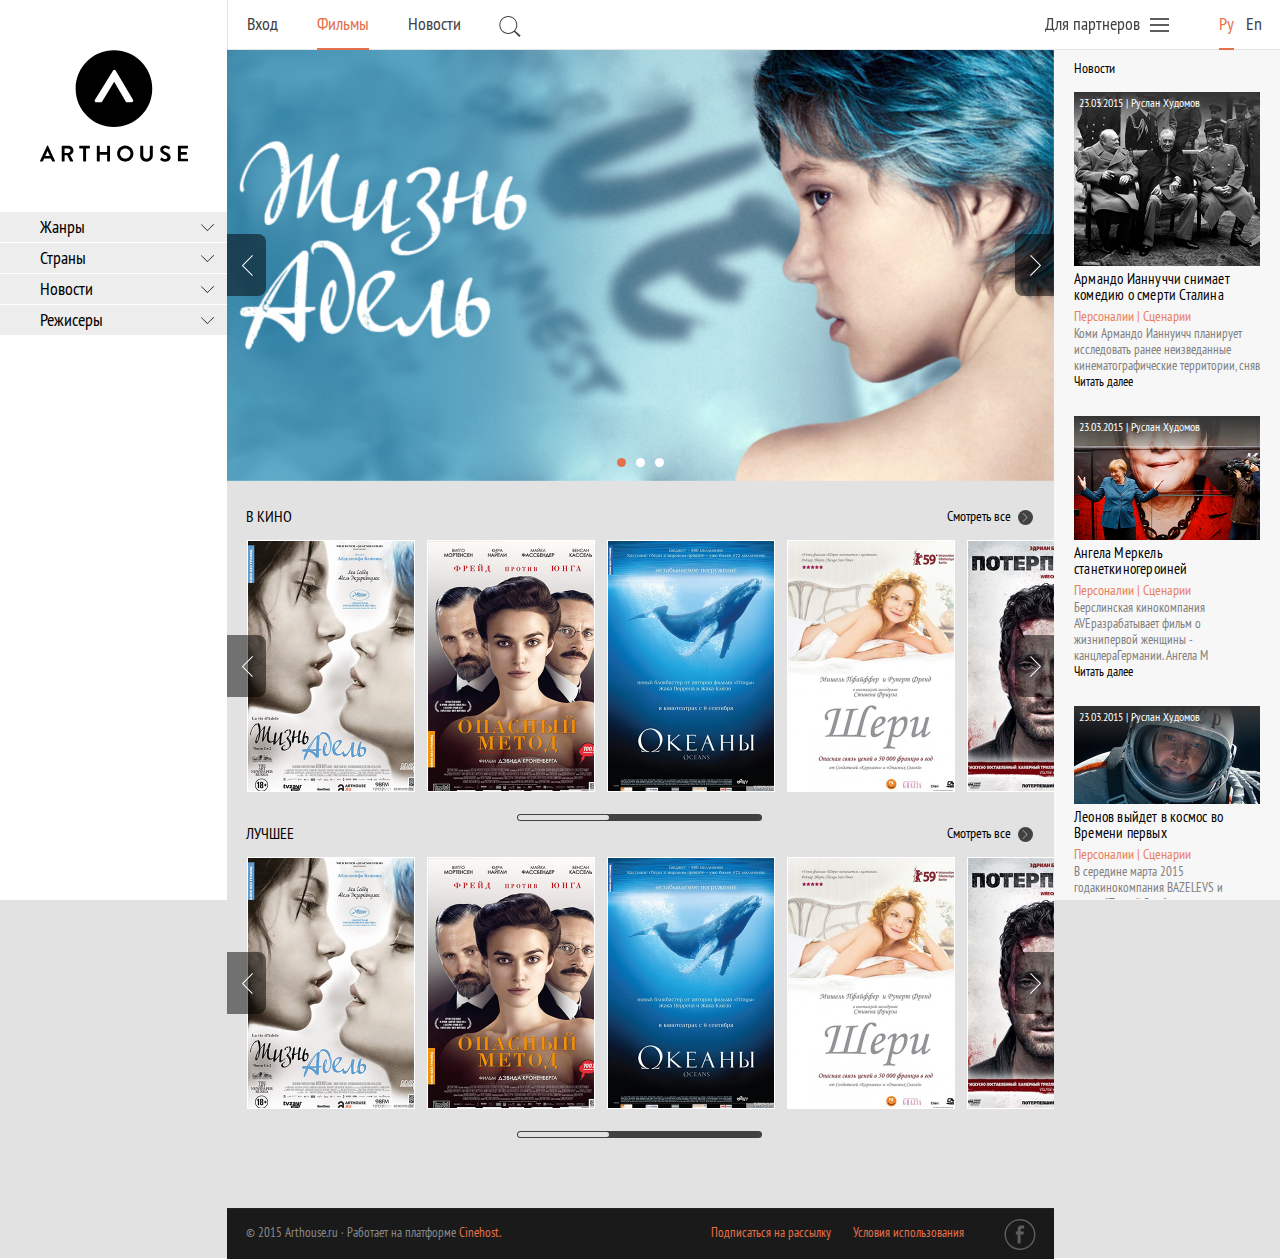
<file: index.html>
<!DOCTYPE html>
<!--[if lt IE 7]><html class="no-js lt-ie9 lt-ie8 lt-ie7" xmlns="http://www.w3.org/1999/xhtml" lang="ru" xml:lang="ru"></html><![endif]-->
<!--[if IE 7]><html class="no-js lt-ie9 lt-ie8" xmlns="http://www.w3.org/1999/xhtml" lang="ru" xml:lang="ru"></html><![endif]-->
<!--[if IE 8]><html class="no-js lt-ie9" xmlns="http://www.w3.org/1999/xhtml" lang="ru" xml:lang="ru"></html><![endif]-->
<!--[if gt IE 8]><!--><html class="no-js" xmlns="http://www.w3.org/1999/xhtml" lang="ru" xml:lang="ru"><!--<![endif]-->
	<head>
		<meta http-equiv="Content-Type" content="text/html; charset=UTF-8"/>
		<!--[if IE]><meta http-equiv="X-UA-Compatible" content="IE=edge,chrome=1"/><![endif]-->
		<title>ARTHOUSE FILMS</title>
		<meta name="viewport" content="width=device-width, initial-scale=1, maximum-scale=1">
		<meta property="fb:admins" content=""/>
		<meta property="fb:app_id" content="1579175778983339"/>
		<meta property="og:type" content="website"/>
		<meta property="og:title" content="ARTHOUSE FILMS"/>
		<meta property="og:description" content="ARTHOUSE FILMS"/>
		<meta property="og:url" content="http://www.arthouse.ru/"/>
		<meta property="og:image" content="img/ARTHOUSE-FILMS-home.jpg"/>
		<meta name="description" content="ARTHOUSE FILMS"/>
		<meta name="keywords" content="ARTHOUSE FILMS"/>
		<meta name="SKYPE_TOOLBAR" content="SKYPE_TOOLBAR_PARSER_COMPATIBLE"/>
		<meta name="msapplication-TileColor" content="#ffffff" />
		<meta name="msapplication-TileImage" content="img/WebClip/ARTHOUSE-FILMS-ms-icon-144x144.png" />
		<meta name="theme-color" content="#ffffff" />
		<meta name="msapplication-config" content="img/WebClip/ARTHOUSE-FILMS-browserconfig.xml" />
		<link type="text/css" rel="stylesheet" href="css/reset.css"/>
		<link type="text/css" rel="stylesheet" href="css/jquery.mCustomScrollbar.min.css"/>
		<link type="text/css" rel="stylesheet" href="css/owl.carousel.css"/>
		<link type="text/css" rel="stylesheet" href="css/owl.theme.css"/>
		<link type="text/css" rel="stylesheet" href="css/owl.transitions.css"/>
		<link type="text/css" rel="stylesheet" href="css/select-theme-dark.css"/>
		<link type="text/css" rel="stylesheet" href="css/font-ptsans.css"/>
		<link type="text/css" rel="stylesheet" href="css/style.css"/>
		<link type="text/css" rel="stylesheet" href="css/device-detect.css"/>
		<link type="text/css" rel="stylesheet" href="css/style-chrome.css"/>
		<link rel="apple-touch-icon" href="img/WebClip/ARTHOUSE-FILMS-apple-icon-57x57.png" sizes="57x57" />
		<link rel="apple-touch-icon" href="img/WebClip/ARTHOUSE-FILMS-apple-icon-60x60.png" sizes="60x60" />
		<link rel="apple-touch-icon" href="img/WebClip/ARTHOUSE-FILMS-apple-icon-72x72.png" sizes="72x72" />
		<link rel="apple-touch-icon" href="img/WebClip/ARTHOUSE-FILMS-apple-icon-76x76.png" sizes="76x76"/>
		<link rel="apple-touch-icon" href="img/WebClip/ARTHOUSE-FILMS-apple-icon-114x114.png" sizes="114x114"/>
		<link rel="apple-touch-icon" href="img/WebClip/ARTHOUSE-FILMS-apple-icon-120x120.png" sizes="120x120"/>
		<link rel="apple-touch-icon" href="img/WebClip/ARTHOUSE-FILMS-apple-icon-144x144.png" sizes="144x144"/>
		<link rel="apple-touch-icon" href="img/WebClip/ARTHOUSE-FILMS-apple-icon-152x152.png" sizes="152x152"/>
		<link rel="apple-touch-icon" href="img/WebClip/ARTHOUSE-FILMS-apple-icon-180x180.png" sizes="180x180"/>
		<link rel="apple-touch-icon-precomposed" href="img/WebClip/ARTHOUSE-FILMS-icon-144x144-pre.png" sizes="144x144"/>
		<link rel="apple-touch-icon-precomposed" href="img/WebClip/ARTHOUSE-FILMS-icon-120x120-pre.png" sizes="120x120"/>
		<link rel="apple-touch-icon-precomposed" href="img/WebClip/ARTHOUSE-FILMS-icon-114x114-pre.png" sizes="114x114"/>
		<link rel="apple-touch-icon-precomposed" href="img/WebClip/ARTHOUSE-FILMS-icon-72x72-pre.png" sizes="72x72"/>
		<link rel="apple-touch-icon-precomposed" href="img/WebClip/ARTHOUSE-FILMS-icon-57x57-pre.png" sizes="57x57"/>
		<link type="image/png" rel="icon" href="img/WebClip/ARTHOUSE-FILMS-favicon-16x16.png" sizes="16x16"/>
		<link type="image/png" rel="icon" href="img/WebClip/ARTHOUSE-FILMS-favicon-32x32.png" sizes="32x32"/>
		<link type="image/png" rel="icon" href="img/WebClip/ARTHOUSE-FILMS-favicon-96x96.png" sizes="96x96"/>
		<link type="image/png" rel="icon" href="img/WebClip/ARTHOUSE-FILMS-favicon-192x192.png" sizes="192x192"/>
		<link rel="manifest" href="img/WebClip/ARTHOUSE-FILMS-manifest.json" />
		<link type="image/x-icon" href="img/WebClip/ARTHOUSE-FILMS-favicon.ico" rel="shortcut icon"/>
		<link type="image/x-icon" href="img/WebClip/ARTHOUSE-FILMS-favicon.ico" rel="icon"/>
		<!--[if IE]><script type="text/javascript" charset="utf-8" src="js/html5shiv.min.js"></script><![endif]-->
	</head>
	<body id="top">

		<!--||||||||||||||||MAIN-FIX-TOP||||||||||||||||-->
		<div class="MAIN-FIX-TOP">
			<div class="MAIN-FIX-TOP-FIX">
				<div class="main-fix-top-fix-pad">
					<div class="top-menu-place">

						<!--top-bar-size-->
						<div class="top-bar-size">

							<div class="bottom-line"></div>
							<div class="left-line"></div>

							<div class="top-bar-size-left">
								<div class="top-bar-size-left-pad">

									<ul class="top-left-list">
										<li class="top-left-item">
											<div class="top-left-item-pad">
												<a href="#" class="top-left-item-link">
													<span class="top-left-item-link-span">
														Вход
													</span>
													<span class="menu-bottom-line"></span>
												</a>
											</div>
										</li>
										<li class="top-left-item current">
											<div class="top-left-item-pad">
												<a href="#" class="top-left-item-link">
													<span class="top-left-item-link-span">
														Фильмы
													</span>
													<span class="menu-bottom-line"></span>
												</a>
											</div>
										</li>
										<li class="top-left-item">
											<div class="top-left-item-pad">
												<a href="#" class="top-left-item-link">
													<span class="top-left-item-link-span">
														Новости
													</span>
													<span class="menu-bottom-line"></span>
												</a>
											</div>
										</li>
										<li class="top-left-item">

											<!--search-bar-->
											<div class="search-bar">
												<div class="search-bar-left">
													<a href="#" class="search-btn-cell">
														<span class="search-btn-cell-pad">
															<span class="search-icon-2">
																<svg class="search-icon-svg-2" id="search-icon-svg-2" width="22" height="21" viewBox="0 0 1040 1024" version="1.1" xmlns="http://www.w3.org/2000/svg" xmlns:xlink="http://www.w3.org/1999/xlink">
																	<path class="path1" d="M437.385 0c-241.558 0-437.385 195.827-437.385 437.385 0 241.565 195.827 437.385 437.385 437.385 241.565 0 437.385-195.824 437.385-437.385 0-241.558-195.821-437.385-437.385-437.385zM437.385 826.172c-214.724 0-388.787-174.066-388.787-388.787s174.066-388.787 388.787-388.787 388.787 174.066 388.787 388.787-174.063 388.787-388.787 388.787z"></path>
																	<path class="path2" d="M690.123 741.969l48.599-48.599 300.94 261.897-68.729 68.733-280.809-282.031z"></path>
																</svg>
															</span>
														</span>
													</a>
												</div>
												<div class="search-bar-right">
													<div class="search-bar-right-pad">
														<input type="text" class="default-search-inp" value="" placeholder="Поиск"/>
													</div>
												</div>
											</div>
											<!--/search-bar-->

											<div class="top-left-item-pad">
												<a href="#" class="top-left-item-link search-symb">
													<span class="top-left-item-link-n-pad">
														<span class="search-icon">
															<svg class="search-icon-svg" id="search-icon-svg" width="22" height="21" viewBox="0 0 1040 1024" version="1.1" xmlns="http://www.w3.org/2000/svg" xmlns:xlink="http://www.w3.org/1999/xlink">
																<path class="path1" d="M437.385 0c-241.558 0-437.385 195.827-437.385 437.385 0 241.565 195.827 437.385 437.385 437.385 241.565 0 437.385-195.824 437.385-437.385 0-241.558-195.821-437.385-437.385-437.385zM437.385 826.172c-214.724 0-388.787-174.066-388.787-388.787s174.066-388.787 388.787-388.787 388.787 174.066 388.787 388.787-174.063 388.787-388.787 388.787z"></path>
																<path class="path2" d="M690.123 741.969l48.599-48.599 300.94 261.897-68.729 68.733-280.809-282.031z"></path>
															</svg>
														</span>
													</span>
												</a>
											</div>

										</li>
									</ul>
								</div>
							</div>
							<div class="top-bar-size-right">

								<!--top-right-two-col-->
								<div class="top-right-two-col">
									<div class="top-right-two-col-left">
										<a href="#" class="dd-link">
											<span class="dd-link-txt">
												Для партнеров
												<span class="menu-icon-place">
													<svg class="menu-icon-svg" id="menu-icon-svg" viewBox="0 0 1390 1024">
														<path class="path1" d="M0 438.858h1389.704v146.287h-1389.704v-146.287z"></path>
														<path class="path2" d="M0 877.713h1389.704v146.287h-1389.704v-146.287z"></path>
														<path class="path3" d="M0 0h1389.704v146.287h-1389.704v-146.287z"></path>
													</svg>
												</span>
											</span>
										</a>

										<!--dd-->
										<div class="dd">
											<div class="dd-pad">
												<ul class="dd-menu-list">
													<li class="dd-menu-item">
														<a href="#" class="dd-menu-item-link">
															<span class="dd-menu-item-link-txt">
																В Кино
															</span>
														</a>
													</li>
													<li class="dd-menu-item">
														<a href="#" class="dd-menu-item-link">
															<span class="dd-menu-item-link-txt">
																Каталог
															</span>
														</a>
													</li>
													<li class="dd-menu-item">
														<a href="#" class="dd-menu-item-link">
															<span class="dd-menu-item-link-txt">
																О Компании
															</span>
														</a>
													</li>
												</ul>
											</div>
										</div>
										<!--/dd-->

									</div>
									<div class="top-right-two-col-right">
										<!--language-place-->
										<ul class="lang-list">
											<li class="lang-item current">
												<a href="#" class="lang-item-link">
													<span class="lang-item-link-txt">Ру</span>
													<span class="lang-bottom-line"></span>
												</a>
											</li>
											<li class="lang-item">
												<a href="#" class="lang-item-link">
													<span class="lang-item-link-txt">En</span>
													<span class="lang-bottom-line"></span>
												</a>
											</li>
										</ul>
										<!--/language-place-->
									</div>
								</div>
								<!--/top-right-two-col-->

							</div>
						</div>
						<!--/top-bar-size-->

					</div>
				</div>
			</div>
		</div>
		<!--||||||||||||||||/MAIN-FIX-TOP||||||||||||||||-->


		<!--========================-->
		<!--=======MAIN-CARCASS=======-->
		<!--========================-->
		<div class="MAIN-CARCASS" >
			<div class="MAIN-FIX-CARCASS">

				<!--|||||||||||||||||||||||||MAIN-FIX-LEFT|||||||||||||||||||||||-->
				<div class="MAIN-FIX-LEFT">
					<!--LEFT-BAR-SCROLL-PLACE-->
					<div class="LEFT-BAR-SCROLL-PLACE">
						<div class="LEFT-BAR-pad">

							<!--logo-place-->
							<div class="logo-place">
								<div class="logo-place-pad">
									<a href="#" class="logo-link hta" title="ATHOUSE FILMS">
										<span class="ARTHOUSE-LOGO-SVG-CELL">
											<svg class="ARTHOUSE-LOGO-SVG" width="148" height="112" id="ARTHOUSE-LOGO-SVG" version="1.1" xmlns="http://www.w3.org/2000/svg" xmlns:xlink="http://www.w3.org/1999/xlink" viewBox="0 0 1362 1024">
												<path class="path1" d="M0.477 1016.423l64.889-138.785c0.477-1.403 1.899-2.367 3.321-2.367h1.899c1.899 0 2.834 0.954 3.311 2.367l63.944 138.785c1.422 2.853-0.468 5.21-3.321 5.21h-17.997c-3.311 0-4.733-1.422-6.155-4.265l-10.42-22.272h-61.568l-10.42 22.272c-0.945 1.899-2.844 4.265-6.164 4.265h-17.997c-2.834 0-4.733-2.367-3.321-5.21zM90.472 972.366l-20.841-45.461h-0.477l-20.364 45.461h41.681z"></path>
												<path class="path2" d="M198.931 881.427c0-1.89 1.899-3.788 3.788-3.788h59.678c25.106 0 45.47 19.896 45.47 44.057 0 18.942-12.787 34.582-30.784 41.691l28.417 52.102c1.422 2.844 0 6.155-3.311 6.155h-21.785c-1.899 0-2.844-0.954-3.311-1.899l-27.473-54.468h-23.207v52.579c0 1.89-1.899 3.788-3.788 3.788h-18.951c-2.357 0-3.788-1.899-3.788-3.788v-136.418l-0.954-0.009zM260.031 943.481c10.897 0 20.841-9.476 20.841-20.841 0-10.897-9.476-19.887-20.841-19.887h-34.105v41.195h34.105v-0.468z"></path>
												<path class="path3" d="M396.908 902.277h-32.206c-2.367 0-3.788-1.899-3.788-3.788v-17.061c0-1.89 1.899-3.788 3.788-3.788h90.939c2.367 0 3.798 1.899 3.798 3.788v17.061c0 1.89-1.899 3.788-3.798 3.788h-31.729v115.569c0 1.89-1.899 3.788-3.798 3.788h-19.41c-1.899 0-3.798-1.899-3.798-3.788v-115.569z"></path>
												<path class="path4" d="M522.897 881.427c0-1.89 1.899-3.788 3.788-3.788h19.419c2.367 0 3.788 1.899 3.788 3.788v54.468h67.732v-54.468c0-1.89 1.899-3.788 3.798-3.788h18.942c1.89 0 3.788 1.899 3.788 3.788v136.418c0 1.89-1.899 3.788-3.788 3.788h-18.942c-2.376 0-3.798-1.899-3.798-3.788v-56.835h-67.732v56.835c0 1.89-1.899 3.788-3.788 3.788h-19.419c-1.89 0-3.788-1.899-3.788-3.788v-136.418z"></path>
												<path class="path5" d="M784.818 875.758c41.672 0 74.832 33.151 74.832 74.355s-33.16 73.887-74.832 73.887c-41.681 0-74.832-32.683-74.832-73.887s33.151-74.355 74.832-74.355zM784.818 996.995c26.051 0 47.836-21.308 47.836-47.35 0-26.060-21.785-47.369-47.836-47.369s-47.836 21.785-47.836 47.369c0 26.042 21.785 47.35 47.836 47.35z"></path>
												<path class="path6" d="M922.64 881.427c0-1.89 1.89-3.788 3.788-3.788h19.896c2.376 0 3.779 1.899 3.779 3.788v84.317c0 17.511 11.851 31.252 30.335 31.252 18.465 0 30.307-13.741 30.307-31.252v-84.317c0-1.89 1.88-3.788 3.788-3.788h19.896c1.899 0 3.779 1.899 3.779 3.788v85.748c0 31.252-25.097 56.826-58.257 56.826-32.683 0-57.789-25.106-57.789-56.826v-85.748h0.477z"></path>
												<path class="path7" d="M1107.363 1001.738l7.577-12.796c1.899-2.834 5.219-2.834 7.109-1.413 0.945 0.477 17.997 12.796 31.252 12.796 10.897 0 18.942-7.1 18.942-15.64 0-10.411-8.999-17.511-26.519-24.629-19.428-8.054-39.324-20.364-39.324-44.516 0-18.483 13.75-39.315 46.892-39.315 21.308 0 37.416 10.888 41.672 13.732 1.899 1.413 2.853 4.742 1.431 6.632l-8.054 11.842c-1.899 2.367-4.752 4.265-7.109 2.367-1.899-0.945-17.511-11.365-28.885-11.365-11.842 0-18.465 8.045-18.465 14.218 0 9.466 7.568 16.098 24.62 23.198 20.373 8.054 43.58 19.896 43.58 46.415 0 21.318-18.483 40.737-47.836 40.737-26.051 0-41.681-12.31-45.947-16.098-1.89-1.899-2.825-2.862-0.936-6.164z"></path>
												<path class="path8" d="M1269.355 881.427c0-1.89 1.88-3.788 3.779-3.788h84.775c2.376 0 3.788 1.899 3.788 3.788v17.061c0 1.89-1.89 3.788-3.788 3.788h-61.577v33.618h51.634c1.899 0 3.788 1.908 3.788 3.798v17.043c0 2.367-1.89 3.788-3.788 3.788h-51.634v36.003h61.577c2.376 0 3.788 1.89 3.788 3.788v17.043c0 1.899-1.89 3.788-3.788 3.788h-84.775c-2.376 0-3.779-1.89-3.779-3.788v-135.932z"></path>
												<path class="path9" d="M680.615 0c-194.657 0-352.384 157.718-352.384 352.384s157.727 352.384 352.384 352.384c194.666 0 352.384-157.709 352.384-352.384 0.477-194.657-157.718-352.384-352.384-352.384zM843.066 478.372c-11.356 0-8.522 0-40.727 0-5.192 0-10.888-3.788-13.255-8.522l-106.57-180.457-110.358 180.457c-2.367 4.733-7.577 8.054-13.741 8.054-32.206 0-28.417 0-40.727 0-8.054 0-13.264-5.21-14.209-11.365-0.945-3.311-0.468-7.577 1.899-11.365l41.204-65.843 121.733-197.977c2.367-3.788 8.522-11.842 13.255-11.842h3.779c4.752 0 10.897 7.586 13.273 11.374l157.241 262.857c0.954 1.422 1.422 2.376 1.899 3.788 1.89 4.733 0.954 9.943-1.899 13.741-2.853 4.256-7.118 7.1-12.796 7.1z"></path>
											</svg>
										</span>
									</a>
								</div>
							</div>
							<!--/logo-place-->

							<!--MAIN-ACCORD-MENU-CELL-->
							<div class="MAIN-ACCORD-MENU-CELL">
								<div class="main-accord-menu-cell-pad">
									<ul class="accord-menu">
										<li class="accord-menu-item">
											<div class="accord-cat">
												<a href="#" class="accord-cat-link">
													<span class="accord-cat-link-txt">
														Жанры
													</span>
													<span class="menu-arrow">
														<span class="menu-arrow-svg-cell">
															<svg class="menu-arrow-svg" id="menu-arrow-svg" width="13" height="7" viewBox="0 0 1922 1024" version="1.1" xmlns="http://www.w3.org/2000/svg" xmlns:xlink="http://www.w3.org/1999/xlink">
																<path class="path1" d="M0 82.044l64.852-64.852 941.949 941.956-64.852 64.852-941.949-941.956z"></path>
																<path class="path2" d="M1922.474 65.032l-65.032-65.032-944.632 944.632 65.032 65.032 944.632-944.632z"></path>
															</svg>
														</span>
													</span>
												</a>
											</div>
											<!--sub-cat-list-->
											<div class="sub-cat-list-cell">
												<div class="sub-cat-list-cell-height-detect-SCROLL">
													<div class="sub-cat-list-cell-height-detect">
														<ul class="sub-cat-list">
															<li class="sub-cat-item">
																<a href="#" class="sub-cat-item-link">
																	<span class="sub-cat-item-link-txt">
																		Мистика
																	</span>
																</a>
															</li>
															<li class="sub-cat-item">
																<a href="#" class="sub-cat-item-link">
																	<span class="sub-cat-item-link-txt">
																		Анимация
																	</span>
																</a>
															</li>
															<li class="sub-cat-item">
																<a href="#" class="sub-cat-item-link">
																	<span class="sub-cat-item-link-txt">
																		Биография
																	</span>
																</a>
															</li>
															<li class="sub-cat-item">
																<a href="#" class="sub-cat-item-link">
																	<span class="sub-cat-item-link-txt">
																		Вестерн
																	</span>
																</a>
															</li>
															<li class="sub-cat-item">
																<a href="#" class="sub-cat-item-link">
																	<span class="sub-cat-item-link-txt">
																		Война
																	</span>
																</a>
															</li>
															<li class="sub-cat-item">
																<a href="#" class="sub-cat-item-link">
																	<span class="sub-cat-item-link-txt">
																		Детектив
																	</span>
																</a>
															</li>
															<li class="sub-cat-item">
																<a href="#" class="sub-cat-item-link">
																	<span class="sub-cat-item-link-txt">
																		Детское
																	</span>
																</a>
															</li>
															<li class="sub-cat-item">
																<a href="#" class="sub-cat-item-link">
																	<span class="sub-cat-item-link-txt">
																		Документальный
																	</span>
																</a>
															</li>
															<li class="sub-cat-item">
																<a href="#" class="sub-cat-item-link">
																	<span class="sub-cat-item-link-txt">
																		Драма
																	</span>
																</a>
															</li>
															<li class="sub-cat-item">
																<a href="#" class="sub-cat-item-link">
																	<span class="sub-cat-item-link-txt">
																		История
																	</span>
																</a>
															</li>
															<li class="sub-cat-item">
																<a href="#" class="sub-cat-item-link">
																	<span class="sub-cat-item-link-txt">
																		Комедия
																	</span>
																</a>
															</li>
															<li class="sub-cat-item">
																<a href="#" class="sub-cat-item-link">
																	<span class="sub-cat-item-link-txt">
																		Криминал
																	</span>
																</a>
															</li>
															<li class="sub-cat-item">
																<a href="#" class="sub-cat-item-link">
																	<span class="sub-cat-item-link-txt">
																		Музыка
																	</span>
																</a>
															</li>
															<li class="sub-cat-item">
																<a href="#" class="sub-cat-item-link">
																	<span class="sub-cat-item-link-txt">
																		Научная Фантастика
																	</span>
																</a>
															</li>
															<li class="sub-cat-item">
																<a href="#" class="sub-cat-item-link">
																	<span class="sub-cat-item-link-txt">
																		Нуар
																	</span>
																</a>
															</li>
															<li class="sub-cat-item">
																<a href="#" class="sub-cat-item-link">
																	<span class="sub-cat-item-link-txt">
																		Романтика
																	</span>
																</a>
															</li>
															<li class="sub-cat-item">
																<a href="#" class="sub-cat-item-link">
																	<span class="sub-cat-item-link-txt">
																		Спорт
																	</span>
																</a>
															</li>
															<li class="sub-cat-item">
																<a href="#" class="sub-cat-item-link">
																	<span class="sub-cat-item-link-txt">
																		Триллер
																	</span>
																</a>
															</li>
															<li class="sub-cat-item">
																<a href="#" class="sub-cat-item-link">
																	<span class="sub-cat-item-link-txt">
																		Ужасы
																	</span>
																</a>
															</li>
															<li class="sub-cat-item">
																<a href="#" class="sub-cat-item-link">
																	<span class="sub-cat-item-link-txt">
																		Фентези
																	</span>
																</a>
															</li>
															<li class="sub-cat-item">
																<a href="#" class="sub-cat-item-link">
																	<span class="sub-cat-item-link-txt">
																		Экспериментальное
																	</span>
																</a>
															</li>
															<li class="sub-cat-item">
																<a href="#" class="sub-cat-item-link">
																	<span class="sub-cat-item-link-txt">
																		Экшн и Приключения
																	</span>
																</a>
															</li>
															<li class="sub-cat-item">
																<a href="#" class="sub-cat-item-link">
																	<span class="sub-cat-item-link-txt">
																		Эротика
																	</span>
																</a>
															</li>
														</ul>
													</div>
												</div>
											</div>
											<!--/sub-cat-list-->

										</li>
										<li class="accord-menu-item">
											<div class="accord-cat">
												<a href="#" class="accord-cat-link">
													<span class="accord-cat-link-txt">
														Страны
													</span>
													<span class="menu-arrow">
														<span class="menu-arrow-svg-cell">
															<svg class="menu-arrow-svg" id="menu-arrow-svg" width="13" height="7" viewBox="0 0 1922 1024" version="1.1" xmlns="http://www.w3.org/2000/svg" xmlns:xlink="http://www.w3.org/1999/xlink">
																<path class="path1" d="M0 82.044l64.852-64.852 941.949 941.956-64.852 64.852-941.949-941.956z"></path>
																<path class="path2" d="M1922.474 65.032l-65.032-65.032-944.632 944.632 65.032 65.032 944.632-944.632z"></path>
															</svg>
														</span>
													</span>
												</a>
											</div>
											<!--sub-cat-list--><div class="sub-cat-list-cell"><div class="sub-cat-list-cell-height-detect-SCROLL"><div class="sub-cat-list-cell-height-detect"><ul class="sub-cat-list"><li class="sub-cat-item"><a href="#" class="sub-cat-item-link"><span class="sub-cat-item-link-txt">Мистика</span></a></li><li class="sub-cat-item"><a href="#" class="sub-cat-item-link"><span class="sub-cat-item-link-txt">Анимация</span></a></li><li class="sub-cat-item"><a href="#" class="sub-cat-item-link"><span class="sub-cat-item-link-txt">Биография</span></a></li><li class="sub-cat-item"><a href="#" class="sub-cat-item-link"><span class="sub-cat-item-link-txt">Вестерн</span></a></li><li class="sub-cat-item"><a href="#" class="sub-cat-item-link"><span class="sub-cat-item-link-txt">Война</span></a></li><li class="sub-cat-item"><a href="#" class="sub-cat-item-link"><span class="sub-cat-item-link-txt">Детектив</span></a></li><li class="sub-cat-item"><a href="#" class="sub-cat-item-link"><span class="sub-cat-item-link-txt">Детское</span></a></li><li class="sub-cat-item"><a href="#" class="sub-cat-item-link"><span class="sub-cat-item-link-txt">Документальный</span></a></li><li class="sub-cat-item"><a href="#" class="sub-cat-item-link"><span class="sub-cat-item-link-txt">Драма</span></a></li><li class="sub-cat-item"><a href="#" class="sub-cat-item-link"><span class="sub-cat-item-link-txt">История</span></a></li><li class="sub-cat-item"><a href="#" class="sub-cat-item-link"><span class="sub-cat-item-link-txt">Комедия</span></a></li><li class="sub-cat-item"><a href="#" class="sub-cat-item-link"><span class="sub-cat-item-link-txt">Криминал</span></a></li><li class="sub-cat-item"><a href="#" class="sub-cat-item-link"><span class="sub-cat-item-link-txt">Музыка</span></a></li><li class="sub-cat-item"><a href="#" class="sub-cat-item-link"><span class="sub-cat-item-link-txt">Научная Фантастика</span></a></li><li class="sub-cat-item"><a href="#" class="sub-cat-item-link"><span class="sub-cat-item-link-txt">Нуар</span></a></li><li class="sub-cat-item"><a href="#" class="sub-cat-item-link"><span class="sub-cat-item-link-txt">Романтика</span></a></li><li class="sub-cat-item"><a href="#" class="sub-cat-item-link"><span class="sub-cat-item-link-txt">Спорт</span></a></li><li class="sub-cat-item"><a href="#" class="sub-cat-item-link"><span class="sub-cat-item-link-txt">Триллер</span></a></li><li class="sub-cat-item"><a href="#" class="sub-cat-item-link"><span class="sub-cat-item-link-txt">Ужасы</span></a></li><li class="sub-cat-item"><a href="#" class="sub-cat-item-link"><span class="sub-cat-item-link-txt">Фентези</span></a></li><li class="sub-cat-item"><a href="#" class="sub-cat-item-link"><span class="sub-cat-item-link-txt">Экспериментальное</span></a></li><li class="sub-cat-item"><a href="#" class="sub-cat-item-link"><span class="sub-cat-item-link-txt">Экшн и Приключения</span></a></li><li class="sub-cat-item"><a href="#" class="sub-cat-item-link"><span class="sub-cat-item-link-txt">Эротика</span></a></li></ul></div></div></div><!--/sub-cat-list-->
										</li>
										<li class="accord-menu-item">
											<div class="accord-cat">
												<a href="#" class="accord-cat-link">
													<span class="accord-cat-link-txt">
														Новости
													</span>
													<span class="menu-arrow">
														<span class="menu-arrow-svg-cell">
															<svg class="menu-arrow-svg" id="menu-arrow-svg" width="13" height="7" viewBox="0 0 1922 1024" version="1.1" xmlns="http://www.w3.org/2000/svg" xmlns:xlink="http://www.w3.org/1999/xlink">
																<path class="path1" d="M0 82.044l64.852-64.852 941.949 941.956-64.852 64.852-941.949-941.956z"></path>
																<path class="path2" d="M1922.474 65.032l-65.032-65.032-944.632 944.632 65.032 65.032 944.632-944.632z"></path>
															</svg>
														</span>
													</span>
												</a>
											</div>
											<!--sub-cat-list--><div class="sub-cat-list-cell"><div class="sub-cat-list-cell-height-detect-SCROLL"><div class="sub-cat-list-cell-height-detect"><ul class="sub-cat-list"><li class="sub-cat-item"><a href="#" class="sub-cat-item-link"><span class="sub-cat-item-link-txt">Мистика</span></a></li><li class="sub-cat-item"><a href="#" class="sub-cat-item-link"><span class="sub-cat-item-link-txt">Анимация</span></a></li><li class="sub-cat-item"><a href="#" class="sub-cat-item-link"><span class="sub-cat-item-link-txt">Биография</span></a></li><li class="sub-cat-item"><a href="#" class="sub-cat-item-link"><span class="sub-cat-item-link-txt">Вестерн</span></a></li><li class="sub-cat-item"><a href="#" class="sub-cat-item-link"><span class="sub-cat-item-link-txt">Война</span></a></li><li class="sub-cat-item"><a href="#" class="sub-cat-item-link"><span class="sub-cat-item-link-txt">Детектив</span></a></li><li class="sub-cat-item"><a href="#" class="sub-cat-item-link"><span class="sub-cat-item-link-txt">Детское</span></a></li><li class="sub-cat-item"><a href="#" class="sub-cat-item-link"><span class="sub-cat-item-link-txt">Документальный</span></a></li><li class="sub-cat-item"><a href="#" class="sub-cat-item-link"><span class="sub-cat-item-link-txt">Драма</span></a></li><li class="sub-cat-item"><a href="#" class="sub-cat-item-link"><span class="sub-cat-item-link-txt">История</span></a></li><li class="sub-cat-item"><a href="#" class="sub-cat-item-link"><span class="sub-cat-item-link-txt">Комедия</span></a></li><li class="sub-cat-item"><a href="#" class="sub-cat-item-link"><span class="sub-cat-item-link-txt">Криминал</span></a></li><li class="sub-cat-item"><a href="#" class="sub-cat-item-link"><span class="sub-cat-item-link-txt">Музыка</span></a></li><li class="sub-cat-item"><a href="#" class="sub-cat-item-link"><span class="sub-cat-item-link-txt">Научная Фантастика</span></a></li><li class="sub-cat-item"><a href="#" class="sub-cat-item-link"><span class="sub-cat-item-link-txt">Нуар</span></a></li><li class="sub-cat-item"><a href="#" class="sub-cat-item-link"><span class="sub-cat-item-link-txt">Романтика</span></a></li><li class="sub-cat-item"><a href="#" class="sub-cat-item-link"><span class="sub-cat-item-link-txt">Спорт</span></a></li><li class="sub-cat-item"><a href="#" class="sub-cat-item-link"><span class="sub-cat-item-link-txt">Триллер</span></a></li><li class="sub-cat-item"><a href="#" class="sub-cat-item-link"><span class="sub-cat-item-link-txt">Ужасы</span></a></li><li class="sub-cat-item"><a href="#" class="sub-cat-item-link"><span class="sub-cat-item-link-txt">Фентези</span></a></li><li class="sub-cat-item"><a href="#" class="sub-cat-item-link"><span class="sub-cat-item-link-txt">Экспериментальное</span></a></li><li class="sub-cat-item"><a href="#" class="sub-cat-item-link"><span class="sub-cat-item-link-txt">Экшн и Приключения</span></a></li><li class="sub-cat-item"><a href="#" class="sub-cat-item-link"><span class="sub-cat-item-link-txt">Эротика</span></a></li></ul></div></div></div><!--/sub-cat-list-->
										</li>
										<li class="accord-menu-item">
											<div class="accord-cat">
												<a href="#" class="accord-cat-link">
													<span class="accord-cat-link-txt">
														Режисеры
													</span>
													<span class="menu-arrow">
														<span class="menu-arrow-svg-cell">
															<svg class="menu-arrow-svg" id="menu-arrow-svg" width="13" height="7" viewBox="0 0 1922 1024" version="1.1" xmlns="http://www.w3.org/2000/svg" xmlns:xlink="http://www.w3.org/1999/xlink">
																<path class="path1" d="M0 82.044l64.852-64.852 941.949 941.956-64.852 64.852-941.949-941.956z"></path>
																<path class="path2" d="M1922.474 65.032l-65.032-65.032-944.632 944.632 65.032 65.032 944.632-944.632z"></path>
															</svg>
														</span>
													</span>
												</a>
											</div>
											<!--sub-cat-list--><div class="sub-cat-list-cell"><div class="sub-cat-list-cell-height-detect-SCROLL"><div class="sub-cat-list-cell-height-detect"><ul class="sub-cat-list"><li class="sub-cat-item"><a href="#" class="sub-cat-item-link"><span class="sub-cat-item-link-txt">Мистика</span></a></li><li class="sub-cat-item"><a href="#" class="sub-cat-item-link"><span class="sub-cat-item-link-txt">Анимация</span></a></li><li class="sub-cat-item"><a href="#" class="sub-cat-item-link"><span class="sub-cat-item-link-txt">Биография</span></a></li><li class="sub-cat-item"><a href="#" class="sub-cat-item-link"><span class="sub-cat-item-link-txt">Вестерн</span></a></li><li class="sub-cat-item"><a href="#" class="sub-cat-item-link"><span class="sub-cat-item-link-txt">Война</span></a></li><li class="sub-cat-item"><a href="#" class="sub-cat-item-link"><span class="sub-cat-item-link-txt">Детектив</span></a></li><li class="sub-cat-item"><a href="#" class="sub-cat-item-link"><span class="sub-cat-item-link-txt">Детское</span></a></li><li class="sub-cat-item"><a href="#" class="sub-cat-item-link"><span class="sub-cat-item-link-txt">Документальный</span></a></li><li class="sub-cat-item"><a href="#" class="sub-cat-item-link"><span class="sub-cat-item-link-txt">Драма</span></a></li><li class="sub-cat-item"><a href="#" class="sub-cat-item-link"><span class="sub-cat-item-link-txt">История</span></a></li><li class="sub-cat-item"><a href="#" class="sub-cat-item-link"><span class="sub-cat-item-link-txt">Комедия</span></a></li><li class="sub-cat-item"><a href="#" class="sub-cat-item-link"><span class="sub-cat-item-link-txt">Криминал</span></a></li><li class="sub-cat-item"><a href="#" class="sub-cat-item-link"><span class="sub-cat-item-link-txt">Музыка</span></a></li><li class="sub-cat-item"><a href="#" class="sub-cat-item-link"><span class="sub-cat-item-link-txt">Научная Фантастика</span></a></li><li class="sub-cat-item"><a href="#" class="sub-cat-item-link"><span class="sub-cat-item-link-txt">Нуар</span></a></li><li class="sub-cat-item"><a href="#" class="sub-cat-item-link"><span class="sub-cat-item-link-txt">Романтика</span></a></li><li class="sub-cat-item"><a href="#" class="sub-cat-item-link"><span class="sub-cat-item-link-txt">Спорт</span></a></li><li class="sub-cat-item"><a href="#" class="sub-cat-item-link"><span class="sub-cat-item-link-txt">Триллер</span></a></li><li class="sub-cat-item"><a href="#" class="sub-cat-item-link"><span class="sub-cat-item-link-txt">Ужасы</span></a></li><li class="sub-cat-item"><a href="#" class="sub-cat-item-link"><span class="sub-cat-item-link-txt">Фентези</span></a></li><li class="sub-cat-item"><a href="#" class="sub-cat-item-link"><span class="sub-cat-item-link-txt">Экспериментальное</span></a></li><li class="sub-cat-item"><a href="#" class="sub-cat-item-link"><span class="sub-cat-item-link-txt">Экшн и Приключения</span></a></li><li class="sub-cat-item"><a href="#" class="sub-cat-item-link"><span class="sub-cat-item-link-txt">Эротика</span></a></li></ul></div></div></div><!--/sub-cat-list-->
										</li>
									</ul>
								</div>
							</div>
							<!--/MAIN-ACCORD-MENU-CELL-->

						</div>
					</div>
					<!--/LEFT-BAR-SCROLL-PLACE-->
				</div>
				<!--|||||||||||||||||||||||||/MAIN-FIX-LEFT||||||||||||||||||||||-->

				<div class="MAIN-FIX-CARCASS-PAD">
					<!--MAIN-FIX-CENTER-->
					<div class="MAIN-FIX-CENTER">

						<!--main-carousel-->
						<div class="main-carousel-cell">
							<a href="#" class="arrow-cell main-prev main-prev-js">
								<span class="main-arrow-place prev-arrow-place">

									<span class="main-arrow-svg-place">
										<svg class="svg-arr" id="svg-arr-prev" width="11" height="21" version="1.1" xmlns="http://www.w3.org/2000/svg" xmlns:xlink="http://www.w3.org/1999/xlink" viewBox="0 0 537 1024">
											<path class="path1" d="M493.967 1024l34.011-34.548-493.967-501.722-34.011 34.548 493.967 501.722z"></path>
											<path class="path2" d="M502.872 0l34.109 34.645-495.367 503.151-34.109-34.631 495.367-503.164z"></path>
										</svg>
									</span>

								</span>
							</a>
							<a href="#" class="arrow-cell main-next main-next-js">
								<span class="main-arrow-place next-arrow-place">

									<span class="main-arrow-svg-place">
										<svg class="svg-arr" id="svg-arr-next" width="11" height="21" version="1.1" xmlns="http://www.w3.org/2000/svg" xmlns:xlink="http://www.w3.org/1999/xlink" viewBox="0 0 537 1024">
											<path class="path1" d="M43.014 0l-34.011 34.548 493.967 501.722 34.011-34.548-493.967-501.722z"></path>
											<path class="path2" d="M34.109 1024l-34.109-34.645 495.367-503.151 34.109 34.631-495.367 503.164z"></path>
										</svg>
									</span>

								</span>
							</a>
							<div class="main-carousel">
								<div class="main-carousel-item cover item" style="background-image:url(img/cover-1.jpg)">
									<a href="#" class="main-carousel-item-link"></a>
								</div>
								<div class="main-carousel-item cover item" style="background-image:url(img/cover-2.jpg)">
									<a href="#" class="main-carousel-item-link"></a>
								</div>
								<div class="main-carousel-item cover item" style="background-image:url(img/cover-3.jpg)">
									<a href="#" class="main-carousel-item-link"></a>
								</div>
							</div>
						</div>
						<!--/main-carousel-->



						<!--main-carousel-title-->
						<div class="main-carousel-title">
							<div class="main-carousel-title-left">
								<div class="main-carousel-title-left-pad">
									<a href="#" class="cat-link">
										<span class="cat-link-txt">
											В КИНО
										</span>
									</a>
								</div>
							</div>
							<div class="main-carousel-title-right">
								<div class="main-carousel-title-right-pad">
									<a href="#" class="cat-arr-link">
										<span class="cat-arr-link-txt">
											Смотреть все
										</span>
										<span class="arrow-more">
											<svg class="svg-rm" id="svg-rm" width="6" height="9" version="1.1" xmlns="http://www.w3.org/2000/svg" xmlns:xlink="http://www.w3.org/1999/xlink" viewBox="0 0 537 1024">
												<path class="path1" d="M43.014 0l-34.011 34.548 493.967 501.722 34.011-34.548-493.967-501.722z"></path>
												<path class="path2" d="M34.109 1024l-34.109-34.645 495.367-503.151 34.109 34.631-495.367 503.164z"></path>
											</svg>
										</span>
									</a>
								</div>
							</div>
						</div>
						<!--/main-carousel-title-->

						<div class="spacer-carousel"></div>

						<!--item-carousel-->
						<div class="item-carousel-out-pad">
							<div class="item-carousel">

								<a class="arrow-cell main-prev main-prev-js-2" href="#">
									<span class="main-arrow-place prev-arrow-place">
										<span class="main-arrow-svg-place">
											<svg viewBox="0 0 537 1024" xmlns:xlink="http://www.w3.org/1999/xlink" xmlns="http://www.w3.org/2000/svg" version="1.1" height="21" width="11" id="svg-arr-prev" class="svg-arr">
												<path d="M493.967 1024l34.011-34.548-493.967-501.722-34.011 34.548 493.967 501.722z" class="path1"/>
												<path d="M502.872 0l34.109 34.645-495.367 503.151-34.109-34.631 495.367-503.164z" class="path2"/>
											</svg>
										</span>
									</span>
								</a>

								<a class="arrow-cell main-next main-next-js-2" href="#">
									<span class="main-arrow-place next-arrow-place">
										<span class="main-arrow-svg-place">
											<svg class="svg-arr" id="svg-arr-next" width="11" height="21" version="1.1" xmlns="http://www.w3.org/2000/svg" xmlns:xlink="http://www.w3.org/1999/xlink" viewBox="0 0 537 1024">
												<path class="path1" d="M43.014 0l-34.011 34.548 493.967 501.722 34.011-34.548-493.967-501.722z"></path>
												<path class="path2" d="M34.109 1024l-34.109-34.645 495.367-503.151 34.109 34.631-495.367 503.164z"></path>
											</svg>
										</span>
									</span>
								</a>

								<div class="item-carousel-pad item-carousel-pad-2">

									<!--item-carousel-list-->
									<ul class="item-carousel-list">
										<li class="film-item item">
											<div class="film-item-pad">
												<figure class="film-item-figure relat-p">
													<a href="#" class="film-item-figure-link hta" title="{film name}">
														<span class="more-ic"><span class="more-ic-pad">Еще</span></span>
														<img src="img/cov/1.jpg" 
																	alt="{film name}" 
																	title="{film name}" 
																	width="166" 
																	height="250" 
																	class="film-img hta"/>
													</a>

												</figure>
											</div>
										</li>
										<li class="film-item item">
											<div class="film-item-pad">
												<figure class="film-item-figure relat-p">
													<a href="#" class="film-item-figure-link hta" title="{film name}">
														<span class="more-ic"><span class="more-ic-pad">Еще</span></span>
														<img src="img/cov/2.jpg" 
																	alt="{film name}" 
																	title="{film name}" 
																	width="166" 
																	height="250" 
																	class="film-img hta"/>
													</a>

												</figure>
											</div>
										</li>
										<li class="film-item item">
											<div class="film-item-pad">
												<figure class="film-item-figure relat-p">
													<a href="#" class="film-item-figure-link hta" title="{film name}">
														<span class="more-ic"><span class="more-ic-pad">Еще</span></span>
														<img src="img/cov/3.jpg" 
																	alt="{film name}" 
																	title="{film name}" 
																	width="166" 
																	height="250" 
																	class="film-img hta"/>
													</a>

												</figure>
											</div>
										</li>
										<li class="film-item item">
											<div class="film-item-pad">
												<figure class="film-item-figure relat-p">
													<a href="#" class="film-item-figure-link hta" title="{film name}">
														<span class="more-ic"><span class="more-ic-pad">Еще</span></span>
														<img src="img/cov/4.jpg" 
																	alt="{film name}" 
																	title="{film name}" 
																	width="166" 
																	height="250" 
																	class="film-img hta"/>
													</a>

												</figure>
											</div>
										</li>
										<li class="film-item item">
											<div class="film-item-pad">
												<figure class="film-item-figure relat-p">
													<a href="#" class="film-item-figure-link hta" title="{film name}">
														<span class="more-ic"><span class="more-ic-pad">Еще</span></span>
														<img src="img/cov/5.jpg" 
																	alt="{film name}" 
																	title="{film name}" 
																	width="166" 
																	height="250" 
																	class="film-img hta"/>
													</a>

												</figure>
											</div>
										</li>
										<li class="film-item item">
											<div class="film-item-pad">
												<figure class="film-item-figure relat-p">
													<a href="#" class="film-item-figure-link hta" title="{film name}">
														<span class="more-ic"><span class="more-ic-pad">Еще</span></span>
														<img src="img/cov/6.jpg" 
																	alt="{film name}" 
																	title="{film name}" 
																	width="166" 
																	height="250" 
																	class="film-img hta"/>
													</a>

												</figure>
											</div>
										</li>
										<li class="film-item item">
											<div class="film-item-pad">
												<figure class="film-item-figure relat-p">
													<a href="#" class="film-item-figure-link hta" title="{film name}">
														<span class="more-ic"><span class="more-ic-pad">Еще</span></span>
														<img src="img/cov/1.jpg" 
																	alt="{film name}" 
																	title="{film name}" 
																	width="166" 
																	height="250" 
																	class="film-img hta"/>
													</a>

												</figure>
											</div>
										</li>
										<li class="film-item item">
											<div class="film-item-pad">
												<figure class="film-item-figure relat-p">
													<a href="#" class="film-item-figure-link hta" title="{film name}">
														<span class="more-ic"><span class="more-ic-pad">Еще</span></span>
														<img src="img/cov/2.jpg" 
																	alt="{film name}" 
																	title="{film name}" 
																	width="166" 
																	height="250" 
																	class="film-img hta"/>
													</a>

												</figure>
											</div>
										</li>
										<li class="film-item item">
											<div class="film-item-pad">
												<figure class="film-item-figure relat-p">
													<a href="#" class="film-item-figure-link hta" title="{film name}">
														<span class="more-ic"><span class="more-ic-pad">Еще</span></span>
														<img src="img/cov/3.jpg" 
																	alt="{film name}" 
																	title="{film name}" 
																	width="166" 
																	height="250" 
																	class="film-img hta"/>
													</a>

												</figure>
											</div>
										</li>
										<li class="film-item item">
											<div class="film-item-pad">
												<figure class="film-item-figure relat-p">
													<a href="#" class="film-item-figure-link hta" title="{film name}">
														<span class="more-ic"><span class="more-ic-pad">Еще</span></span>
														<img src="img/cov/4.jpg" 
																	alt="{film name}" 
																	title="{film name}" 
																	width="166" 
																	height="250" 
																	class="film-img hta"/>
													</a>

												</figure>
											</div>
										</li>
										<li class="film-item item">
											<div class="film-item-pad">
												<figure class="film-item-figure relat-p">
													<a href="#" class="film-item-figure-link hta" title="{film name}">
														<span class="more-ic"><span class="more-ic-pad">Еще</span></span>
														<img src="img/cov/5.jpg" 
																	alt="{film name}" 
																	title="{film name}" 
																	width="166" 
																	height="250" 
																	class="film-img hta"/>
													</a>

												</figure>
											</div>
										</li>
										<li class="film-item item">
											<div class="film-item-pad">
												<figure class="film-item-figure relat-p">
													<a href="#" class="film-item-figure-link hta" title="{film name}">
														<span class="more-ic"><span class="more-ic-pad">Еще</span></span>
														<img src="img/cov/6.jpg" 
																	alt="{film name}" 
																	title="{film name}" 
																	width="166" 
																	height="250" 
																	class="film-img hta"/>
													</a>

												</figure>
											</div>
										</li>
									</ul>
									<!--/item-carousel-list-->
								</div>

								<!--js-selector-scroll-hide-->
								<div class="scrollbar scrollBarSelector-2 js-selector-scroll-hide visible">
									<div class="handle">
										<div class="mousearea"></div>
									</div>
								</div>
								<!--/js-selector-scroll-hide-->

							</div>
						</div>
						<!--/item-carousel-->

						<div class="spacer-carou"></div>

						<!--main-carousel-title-->
						<div class="main-carousel-title">
							<div class="main-carousel-title-left">
								<div class="main-carousel-title-left-pad">
									<a href="#" class="cat-link">
										<span class="cat-link-txt">
											ЛУЧШЕЕ
										</span>
									</a>
								</div>
							</div>
							<div class="main-carousel-title-right">
								<div class="main-carousel-title-right-pad">
									<a href="#" class="cat-arr-link">
										<span class="cat-arr-link-txt">
											Смотреть все
										</span>
										<span class="arrow-more">
											<svg class="svg-rm" id="svg-rm" width="6" height="9" version="1.1" xmlns="http://www.w3.org/2000/svg" xmlns:xlink="http://www.w3.org/1999/xlink" viewBox="0 0 537 1024">
												<path class="path1" d="M43.014 0l-34.011 34.548 493.967 501.722 34.011-34.548-493.967-501.722z"></path>
												<path class="path2" d="M34.109 1024l-34.109-34.645 495.367-503.151 34.109 34.631-495.367 503.164z"></path>
											</svg>
										</span>
									</a>
								</div>
							</div>
						</div>
						<!--/main-carousel-title-->

						<div class="spacer-carousel"></div>

						<!--item-carousel-->
						<div class="item-carousel-out-pad item-carousel-out-pad">
							<div class="item-carousel">

								<a class="arrow-cell main-prev main-prev-js-3" href="#">
									<span class="main-arrow-place prev-arrow-place">
										<span class="main-arrow-svg-place">
											<svg viewBox="0 0 537 1024" xmlns:xlink="http://www.w3.org/1999/xlink" xmlns="http://www.w3.org/2000/svg" version="1.1" height="21" width="11" id="svg-arr-prev" class="svg-arr">
												<path d="M493.967 1024l34.011-34.548-493.967-501.722-34.011 34.548 493.967 501.722z" class="path1"/>
												<path d="M502.872 0l34.109 34.645-495.367 503.151-34.109-34.631 495.367-503.164z" class="path2"/>
											</svg>
										</span>
									</span>
								</a>

								<a class="arrow-cell main-next main-next-js-3" href="#">
									<span class="main-arrow-place next-arrow-place">
										<span class="main-arrow-svg-place">
											<svg class="svg-arr" id="svg-arr-next" width="11" height="21" version="1.1" xmlns="http://www.w3.org/2000/svg" xmlns:xlink="http://www.w3.org/1999/xlink" viewBox="0 0 537 1024">
												<path class="path1" d="M43.014 0l-34.011 34.548 493.967 501.722 34.011-34.548-493.967-501.722z"></path>
												<path class="path2" d="M34.109 1024l-34.109-34.645 495.367-503.151 34.109 34.631-495.367 503.164z"></path>
											</svg>
										</span>
									</span>
								</a>

								<div class="item-carousel-pad item-carousel-pad-3">
									<!--item-carousel-list-->
									<ul class="item-carousel-list"><li class="film-item item"><div class="film-item-pad"><figure class="film-item-figure relat-p"><a href="#" class="film-item-figure-link hta" title="{film name}"><span class="more-ic"><span class="more-ic-pad">Еще</span></span><img src="img/cov/1.jpg" alt="{film name}" title="{film name}" width="166" height="250" class="film-img hta"/></a></figure></div></li><li class="film-item item"><div class="film-item-pad"><figure class="film-item-figure relat-p"><a href="#" class="film-item-figure-link hta" title="{film name}"><span class="more-ic"><span class="more-ic-pad">Еще</span></span><img src="img/cov/2.jpg" alt="{film name}" title="{film name}" width="166" height="250" class="film-img hta"/></a></figure></div></li><li class="film-item item"><div class="film-item-pad"><figure class="film-item-figure relat-p"><a href="#" class="film-item-figure-link hta" title="{film name}"><span class="more-ic"><span class="more-ic-pad">Еще</span></span><img src="img/cov/3.jpg" alt="{film name}" title="{film name}" width="166" height="250" class="film-img hta"/></a></figure></div></li><li class="film-item item"><div class="film-item-pad"><figure class="film-item-figure relat-p"><a href="#" class="film-item-figure-link hta" title="{film name}"><span class="more-ic"><span class="more-ic-pad">Еще</span></span><img src="img/cov/4.jpg" alt="{film name}" title="{film name}" width="166" height="250" class="film-img hta"/></a></figure></div></li><li class="film-item item"><div class="film-item-pad"><figure class="film-item-figure relat-p"><a href="#" class="film-item-figure-link hta" title="{film name}"><span class="more-ic"><span class="more-ic-pad">Еще</span></span><img src="img/cov/5.jpg" alt="{film name}" title="{film name}" width="166" height="250" class="film-img hta"/></a></figure></div></li><li class="film-item item"><div class="film-item-pad"><figure class="film-item-figure relat-p"><a href="#" class="film-item-figure-link hta" title="{film name}"><span class="more-ic"><span class="more-ic-pad">Еще</span></span><img src="img/cov/6.jpg" alt="{film name}" title="{film name}" width="166" height="250" class="film-img hta"/></a></figure></div></li><li class="film-item item"><div class="film-item-pad"><figure class="film-item-figure relat-p"><a href="#" class="film-item-figure-link hta" title="{film name}"><span class="more-ic"><span class="more-ic-pad">Еще</span></span><img src="img/cov/1.jpg" alt="{film name}" title="{film name}" width="166" height="250" class="film-img hta"/></a></figure></div></li><li class="film-item item"><div class="film-item-pad"><figure class="film-item-figure relat-p"><a href="#" class="film-item-figure-link hta" title="{film name}"><span class="more-ic"><span class="more-ic-pad">Еще</span></span><img src="img/cov/2.jpg" alt="{film name}" title="{film name}" width="166" height="250" class="film-img hta"/></a></figure></div></li><li class="film-item item"><div class="film-item-pad"><figure class="film-item-figure relat-p"><a href="#" class="film-item-figure-link hta" title="{film name}"><span class="more-ic"><span class="more-ic-pad">Еще</span></span><img src="img/cov/3.jpg" alt="{film name}" title="{film name}" width="166" height="250" class="film-img hta"/></a></figure></div></li><li class="film-item item"><div class="film-item-pad"><figure class="film-item-figure relat-p"><a href="#" class="film-item-figure-link hta" title="{film name}"><span class="more-ic"><span class="more-ic-pad">Еще</span></span><img src="img/cov/4.jpg" alt="{film name}" title="{film name}" width="166" height="250" class="film-img hta"/></a></figure></div></li><li class="film-item item"><div class="film-item-pad"><figure class="film-item-figure relat-p"><a href="#" class="film-item-figure-link hta" title="{film name}"><span class="more-ic"><span class="more-ic-pad">Еще</span></span><img src="img/cov/5.jpg" alt="{film name}" title="{film name}" width="166" height="250" class="film-img hta"/></a></figure></div></li><li class="film-item item"><div class="film-item-pad"><figure class="film-item-figure relat-p"><a href="#" class="film-item-figure-link hta" title="{film name}"><span class="more-ic"><span class="more-ic-pad">Еще</span></span><img src="img/cov/6.jpg" alt="{film name}" title="{film name}" width="166" height="250" class="film-img hta"/></a></figure></div></li></ul>
									<!--/item-carousel-list-->
								</div>

								<!--js-selector-scroll-hide-->
								<div class="scrollbar scrollBarSelector-3 js-selector-scroll-hide visible">
									<div class="handle">
										<div class="mousearea"></div>
									</div>
								</div>
								<!--/js-selector-scroll-hide-->

							</div>
						</div>
						<!--/item-carousel-->

						<div class="empty-spacer"></div>

					</div>
					<!--/MAIN-FIX-CENTER-->
				</div>

				<!--||||||||||||||||MAIN-FIX-RIGHT-POSITION||||||||||||||||-->
				<div class="MAIN-FIX-RIGHT-POSITION">
					<div class="MAIN-FIX-RIGHT">
						<!--right-panel-->
						<div class="right-bar-pad">

							<h2 class="right-sidebar-title">
								<span class="right-sidebar-title-txt">
									Новости
								</span>
							</h2>

							<!--RIGHT-SIDEBAR-SCROLL-->
							<div class="RIGHT-SIDEBAR-SCROLL">
								<div class="RIGHT-SIDEBAR-SCROLL-PAD">
									<article class="article-type">
										<figure class="figure-article-type">
											<a href="#" class="hta article-img-link" title="Армандо Ианнуччи снимает комедию о смерти Сталина">
												<span class="gradient-title">
													<span class="gradient-title-cont">
														23.03.2015 <span class="grad-spacer">|</span> Руслан Худомов
													</span>
												</span>
												<img src="img/1.jpg" alt="Армандо Ианнуччи снимает комедию о смерти Сталина" title="Армандо Ианнуччи снимает комедию о смерти Сталина" width="186" height="174" class="hta img-resize"/>
											</a>
										</figure>
										<h2 class="article-type-title">
											<a href="#" class="article-type-title-link hta" title="Армандо Ианнуччи снимает комедию о смерти Сталина">
												Армандо Ианнуччи снимает
												комедию о смерти Сталина
											</a>
										</h2>
										<!--tags-cell-->
										<div class="tags-cell">
											<a href="#">Персоналии</a>
											<span class="tags-spacer">|</span>
											<a href="#">Сценарии</a>
										</div>
										<!--/tags-cell-->
										<!--article-type-descr-->
										<div class="article-type-descr">
											<div class="article-type-descr-txt">
												Коми Армандо Ианнуичч планирует 
												исследовать ранее неизведанные 
												кинематографические территории, сняв 
												<a href="#" class="article-type-read-more-cell">
													Читать далее<span class="icon-more"></span>
												</a>
											</div>
										</div>
										<!--/article-type-descr-->
									</article>

									<div class="article-h-spacer"></div>
									<article class="article-type"><figure class="figure-article-type"><a href="#" class="hta article-img-link" title="Ангела Меркель станет киногероиней"><span class="gradient-title"><span class="gradient-title-cont">23.03.2015 <span class="grad-spacer">|</span> Руслан Худомов</span></span><img src="img/2.jpg" alt="Ангела Меркель станет киногероиней" title="Ангела Меркель станет киногероиней" width="186" height="124" class="hta img-resize"/></a></figure><h2 class="article-type-title"><a href="#" class="article-type-title-link hta" title="Ангела Меркель станет киногероиней">Ангела Меркель станеткиногероиней</a></h2><!--tags-cell--><div class="tags-cell"><a href="#">Персоналии</a><span class="tags-spacer">|</span><a href="#">Сценарии</a></div><!--/tags-cell--><!--article-type-descr--><div class="article-type-descr"><div class="article-type-descr-txt">Берслинская кинокомпания AVEразрабатывает фильм о жизнипервой женщины - канцлераГермании. Ангела М<a href="#" class="article-type-read-more-cell">Читать далее<span class="icon-more"></span></a></div></div><!--/article-type-descr--></article>
									<div class="article-h-spacer"></div>
									<article class="article-type"><figure class="figure-article-type"><a href="#" class="hta article-img-link" title="Леонов выйдет в космос во Времени первых"><span class="gradient-title"><span class="gradient-title-cont">23.03.2015 <span class="grad-spacer">|</span> Руслан Худомов</span></span><img src="img/3.jpg" alt="Леонов выйдет в космос во Времени первых" title="Леонов выйдет в космос во Времени первых" width="186" height="98" class="hta img-resize"/></a></figure><h2 class="article-type-title"><a href="#" class="article-type-title-link hta" title="Леонов выйдет в космос во Времени первых">Леонов выйдет в космос во Времени первых</a></h2><!--tags-cell--><div class="tags-cell"><a href="#">Персоналии</a><span class="tags-spacer">|</span><a href="#">Сценарии</a></div><!--/tags-cell--><!--article-type-descr--><div class="article-type-descr"><div class="article-type-descr-txt">В середине марта 2015 годакинокомпания BAZELEVS и студия"Третий Рим" приступили к работенад косми<a href="#" class="article-type-read-more-cell">Читать далее<span class="icon-more"></span></a></div></div><!--/article-type-descr--></article>
									<div class="article-h-spacer"></div>
									<article class="article-type"><figure class="figure-article-type"><a href="#" class="hta article-img-link" title="Армандо Ианнуччи снимает комедию о смерти Сталина"><span class="gradient-title"><span class="gradient-title-cont">23.03.2015 <span class="grad-spacer">|</span> Руслан Худомов</span></span><img src="img/1.jpg" alt="Армандо Ианнуччи снимает комедию о смерти Сталина" title="Армандо Ианнуччи снимает комедию о смерти Сталина" width="186" height="174" class="hta img-resize"/></a></figure><h2 class="article-type-title"><a href="#" class="article-type-title-link hta" title="Армандо Ианнуччи снимает комедию о смерти Сталина">Армандо Ианнуччи снимаеткомедию о смерти Сталина</a></h2><!--tags-cell--><div class="tags-cell"><a href="#">Персоналии</a><span class="tags-spacer">|</span><a href="#">Сценарии</a></div><!--/tags-cell--><!--article-type-descr--><div class="article-type-descr"><div class="article-type-descr-txt">Коми Армандо Ианнуичч планирует исследовать ранее неизведанные кинематографические территории, сняв <a href="#" class="article-type-read-more-cell">Читать далее<span class="icon-more"></span></a></div></div><!--/article-type-descr--></article>
									<div class="article-h-spacer"></div>
									<article class="article-type"><figure class="figure-article-type"><a href="#" class="hta article-img-link" title="Ангела Меркель станет киногероиней"><span class="gradient-title"><span class="gradient-title-cont">23.03.2015 <span class="grad-spacer">|</span> Руслан Худомов</span></span><img src="img/2.jpg" alt="Ангела Меркель станет киногероиней" title="Ангела Меркель станет киногероиней" width="186" height="124" class="hta img-resize"/></a></figure><h2 class="article-type-title"><a href="#" class="article-type-title-link hta" title="Ангела Меркель станет киногероиней">Ангела Меркель станеткиногероиней</a></h2><!--tags-cell--><div class="tags-cell"><a href="#">Персоналии</a><span class="tags-spacer">|</span><a href="#">Сценарии</a></div><!--/tags-cell--><!--article-type-descr--><div class="article-type-descr"><div class="article-type-descr-txt">Берслинская кинокомпания AVEразрабатывает фильм о жизнипервой женщины - канцлераГермании. Ангела М<a href="#" class="article-type-read-more-cell">Читать далее<span class="icon-more"></span></a></div></div><!--/article-type-descr--></article>
									<div class="article-h-spacer"></div>
									<article class="article-type"><figure class="figure-article-type"><a href="#" class="hta article-img-link" title="Леонов выйдет в космос во Времени первых"><span class="gradient-title"><span class="gradient-title-cont">23.03.2015 <span class="grad-spacer">|</span> Руслан Худомов</span></span><img src="img/3.jpg" alt="Леонов выйдет в космос во Времени первых" title="Леонов выйдет в космос во Времени первых" width="186" height="98" class="hta img-resize"/></a></figure><h2 class="article-type-title"><a href="#" class="article-type-title-link hta" title="Леонов выйдет в космос во Времени первых">Леонов выйдет в космос во Времени первых</a></h2><!--tags-cell--><div class="tags-cell"><a href="#">Персоналии</a><span class="tags-spacer">|</span><a href="#">Сценарии</a></div><!--/tags-cell--><!--article-type-descr--><div class="article-type-descr"><div class="article-type-descr-txt">В середине марта 2015 годакинокомпания BAZELEVS и студия"Третий Рим" приступили к работенад косми<a href="#" class="article-type-read-more-cell">Читать далее<span class="icon-more"></span></a></div></div><!--/article-type-descr--></article>

								</div>
							</div>
							<!--/RIGHT-SIDEBAR-SCROLL-->
						</div>
					<!--/right-panel-->
					</div>
				</div>
				<!--||||||||||||||||/MAIN-FIX-RIGHT-POSITION||||||||||||||||-->
				<div class="MAIN-FOOTER-SPACER"></div>
			</div>
		</div>
		<!--========================-->
		<!--=======/MAIN-CARCASS=======-->
		<!--========================-->


		<!--MAIN-FOOTER-->
		<div class="MAIN-FOOTER-OUT-PAD">
			<footer class="MAIN-FOOTER">
				<div class="MAIN-FOOTER-LEFT">
					<div class="main-footer-left-pad">
						 <span class="copyright-txt">
							© 2015 Arthouse.ru · Работает на платформе <a href="http://www.cinehost.com/" class="tb">Cinehost.</a>
						</span>
					</div>
				</div>
				<div class="MAIN-FOOTER-RIGHT">
					<div class="MAIN-FOOTER-RIGHT-PAD">

						<ul class="footer-right-list">
							<li class="footer-right-item">
								<div class="footer-right-item-pad">
									<span class="l-pad">
										<a href="#">
											Подписаться на рассылку
										</a>
									</span>
								</div>
							</li>
							<li class="footer-right-item">
								<div class="footer-right-item-pad">
									<span class="l-pad">
										<a href="#">
											Условия использования
										</a>
									</span>
								</div>
							</li>
							<li class="footer-right-item">
								<div class="footer-right-item-pad">
									<div class="footer-fb-place">
										<div class="footer-fb-place-pad">
											<a class="facebook-icon-link tb" href="https://www.facebook.com/arthouse.ru">
												<span class="facebook-icon-svg-cell">
													<svg class="facebook-icon-svg" id="facebook-icon-svg" width="30" height="30" version="1.1" xmlns="http://www.w3.org/2000/svg" xmlns:xlink="http://www.w3.org/1999/xlink" viewBox="0 0 1024 1024">
														<path class="path1" d="M1024 512c0-282.765-229.237-512-512-512-282.765 0-512 229.235-512 512 0 282.763 229.235 512 512 512 282.763 0 512-229.237 512-512zM46.545 512c0-257.071 208.384-465.455 465.455-465.455s465.455 208.384 465.455 465.455-208.384 465.455-465.455 465.455-465.455-208.384-465.455-465.455z"></path>
														<path class="path2" d="M531.642 807.516v-295.516h97.513l15.407-97.931h-112.919v-49.105c0-25.553 8.378-49.943 45.056-49.943h73.308v-97.745h-104.075c-87.505 0-111.383 57.622-111.383 137.495v59.253h-60.043v97.976h60.043v295.516h97.094z"></path>
													</svg>
												</span>
											</a>
										</div>
									</div>
								</div>
							</li>
						</ul>

					</div>
				</div>
			</footer>
		</div>
		<!--/MAIN-FOOTER-->

		<script type="text/javascript" charset="utf-8" src="js/jquery-1.11.1.min.js"></script>
		<script type="text/javascript" charset="utf-8" src="js/jquery.easing.1.3.min.js"></script>
		<script type="text/javascript" charset="utf-8" src="js/jquery.mousewheel.min.js"></script>
		<script type="text/javascript" charset="utf-8" src="js/jquery.mCustomScrollbar.concat.min.js"></script>
		<script type="text/javascript" charset="utf-8" src="js/owl.carousel.js"></script>
		<script type="text/javascript" charset="utf-8" src="js/fontsmoothie.min.js"></script>
		<script type="text/javascript" charset="utf-8" src="js/SmoothScroll.min.js"></script>
		<script type="text/javascript" charset="utf-8" src="js/sly.min.js"></script>
		<script type="text/javascript" charset="utf-8" src="js/horizontal.js"></script>
		<script type="text/javascript" charset="utf-8" src="js/masonry.js"></script>
		<script type="text/javascript" charset="utf-8" src="js/executive.js"></script>
	</body>
</html>
</file>
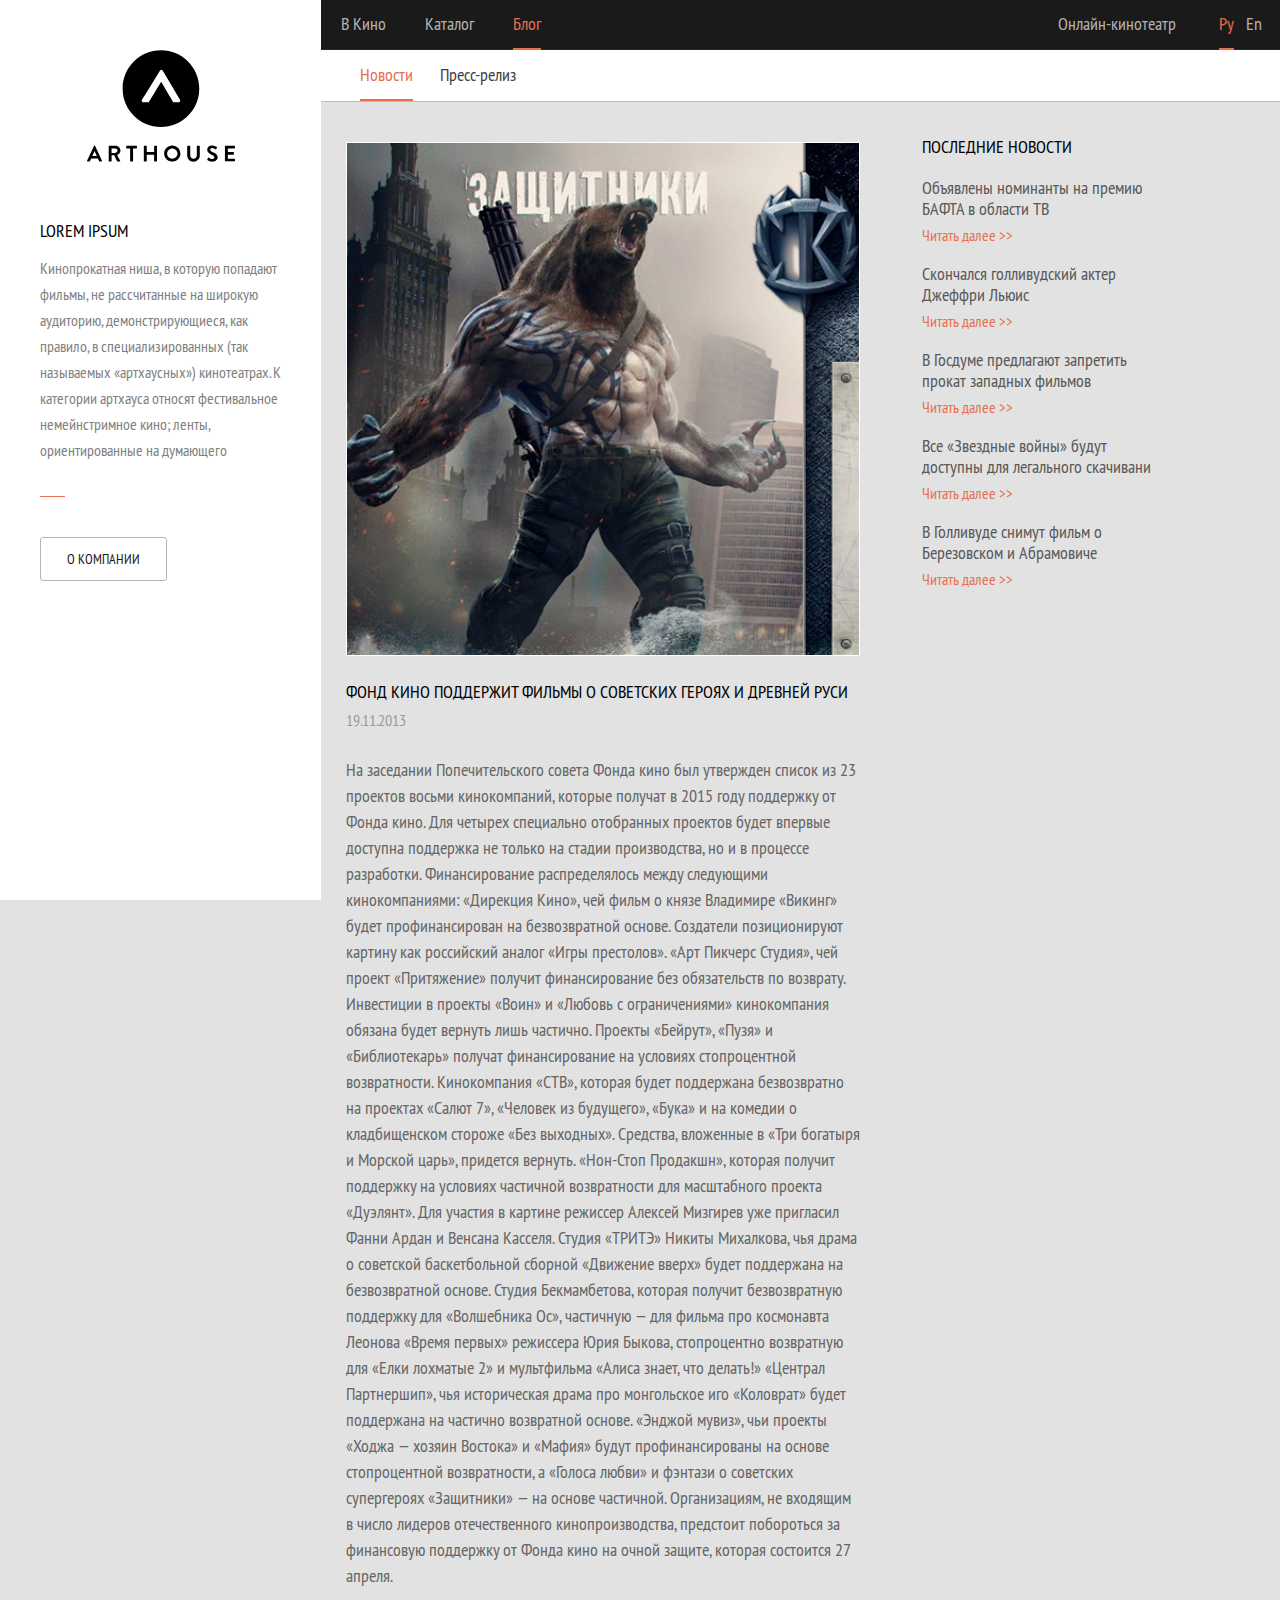
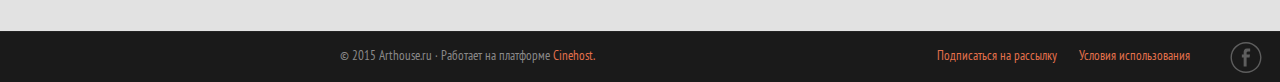
<file: blog-inner.html>
<!DOCTYPE html>
<!--[if lt IE 7]><html class="no-js lt-ie9 lt-ie8 lt-ie7" xmlns="http://www.w3.org/1999/xhtml" lang="ru" xml:lang="ru"></html><![endif]-->
<!--[if IE 7]><html class="no-js lt-ie9 lt-ie8" xmlns="http://www.w3.org/1999/xhtml" lang="ru" xml:lang="ru"></html><![endif]-->
<!--[if IE 8]><html class="no-js lt-ie9" xmlns="http://www.w3.org/1999/xhtml" lang="ru" xml:lang="ru"></html><![endif]-->
<!--[if gt IE 8]><!-->
<html class="no-js" xmlns="http://www.w3.org/1999/xhtml" lang="ru" xml:lang="ru">
<!--<![endif]-->

<head>
	<meta http-equiv="Content-Type" content="text/html; charset=UTF-8" />
	<!--[if IE]><meta http-equiv="X-UA-Compatible" content="IE=edge,chrome=1"/><![endif]-->
	<title>ARTHOUSE FILMS</title>
	<meta name="viewport" content="width=device-width, initial-scale=1, maximum-scale=1">
	<meta property="fb:admins" content="" />
	<meta property="fb:app_id" content="1579175778983339" />
	<meta property="og:type" content="website" />
	<meta property="og:title" content="ARTHOUSE FILMS" />
	<meta property="og:description" content="ARTHOUSE FILMS" />
	<meta property="og:url" content="http://www.arthouse.ru/" />
	<meta property="og:image" content="img/ARTHOUSE-FILMS-home.jpg" />
	<meta name="description" content="ARTHOUSE FILMS" />
	<meta name="keywords" content="ARTHOUSE FILMS" />
	<meta name="SKYPE_TOOLBAR" content="SKYPE_TOOLBAR_PARSER_COMPATIBLE" />
	<meta name="msapplication-TileColor" content="#ffffff" />
	<meta name="msapplication-TileImage" content="img/WebClip/ARTHOUSE-FILMS-ms-icon-144x144.png" />
	<meta name="theme-color" content="#ffffff" />
	<meta name="msapplication-config" content="img/WebClip/ARTHOUSE-FILMS-browserconfig.xml" />
	<link type="text/css" rel="stylesheet" href="css/reset.css" />
	<link type="text/css" rel="stylesheet" href="css/jquery.mCustomScrollbar.min.css" />
	<link type="text/css" rel="stylesheet" href="css/owl.carousel.css" />
	<link type="text/css" rel="stylesheet" href="css/owl.theme.css" />
	<link type="text/css" rel="stylesheet" href="css/owl.transitions.css" />
	<link type="text/css" rel="stylesheet" href="css/select-theme-dark.css" />
	<link type="text/css" rel="stylesheet" href="css/font-ptsans.css" />
	<link type="text/css" rel="stylesheet" href="css/style.css" />
	<link type="text/css" rel="stylesheet" href="css/device-detect.css" />
	<link type="text/css" rel="stylesheet" href="css/style-chrome.css" />
	<link rel="apple-touch-icon" href="img/WebClip/ARTHOUSE-FILMS-apple-icon-57x57.png" sizes="57x57" />
	<link rel="apple-touch-icon" href="img/WebClip/ARTHOUSE-FILMS-apple-icon-60x60.png" sizes="60x60" />
	<link rel="apple-touch-icon" href="img/WebClip/ARTHOUSE-FILMS-apple-icon-72x72.png" sizes="72x72" />
	<link rel="apple-touch-icon" href="img/WebClip/ARTHOUSE-FILMS-apple-icon-76x76.png" sizes="76x76" />
	<link rel="apple-touch-icon" href="img/WebClip/ARTHOUSE-FILMS-apple-icon-114x114.png" sizes="114x114" />
	<link rel="apple-touch-icon" href="img/WebClip/ARTHOUSE-FILMS-apple-icon-120x120.png" sizes="120x120" />
	<link rel="apple-touch-icon" href="img/WebClip/ARTHOUSE-FILMS-apple-icon-144x144.png" sizes="144x144" />
	<link rel="apple-touch-icon" href="img/WebClip/ARTHOUSE-FILMS-apple-icon-152x152.png" sizes="152x152" />
	<link rel="apple-touch-icon" href="img/WebClip/ARTHOUSE-FILMS-apple-icon-180x180.png" sizes="180x180" />
	<link rel="apple-touch-icon-precomposed" href="img/WebClip/ARTHOUSE-FILMS-icon-144x144-pre.png" sizes="144x144" />
	<link rel="apple-touch-icon-precomposed" href="img/WebClip/ARTHOUSE-FILMS-icon-120x120-pre.png" sizes="120x120" />
	<link rel="apple-touch-icon-precomposed" href="img/WebClip/ARTHOUSE-FILMS-icon-114x114-pre.png" sizes="114x114" />
	<link rel="apple-touch-icon-precomposed" href="img/WebClip/ARTHOUSE-FILMS-icon-72x72-pre.png" sizes="72x72" />
	<link rel="apple-touch-icon-precomposed" href="img/WebClip/ARTHOUSE-FILMS-icon-57x57-pre.png" sizes="57x57" />
	<link type="image/png" rel="icon" href="img/WebClip/ARTHOUSE-FILMS-favicon-16x16.png" sizes="16x16" />
	<link type="image/png" rel="icon" href="img/WebClip/ARTHOUSE-FILMS-favicon-32x32.png" sizes="32x32" />
	<link type="image/png" rel="icon" href="img/WebClip/ARTHOUSE-FILMS-favicon-96x96.png" sizes="96x96" />
	<link type="image/png" rel="icon" href="img/WebClip/ARTHOUSE-FILMS-favicon-192x192.png" sizes="192x192" />
	<link rel="manifest" href="img/WebClip/ARTHOUSE-FILMS-manifest.json" />
	<link type="image/x-icon" href="img/WebClip/ARTHOUSE-FILMS-favicon.ico" rel="shortcut icon" />
	<link type="image/x-icon" href="img/WebClip/ARTHOUSE-FILMS-favicon.ico" rel="icon" />
	<!--[if IE]><script type="text/javascript" charset="utf-8" src="js/html5shiv.min.js"></script><![endif]-->
</head>

<body id="top" class="DARK-GRAY">

	<!--========================-->
	<!--=======MAIN-CARCASS=======-->
	<!--========================-->
	<div class="MAIN-CARCASS">
		<div class="MAIN-CARCASS-INNER">


			<!--++++++sub-menu-place++++++-->
			<div class="sub-menu-place">
				<div class="sub-menu-place-pad">
					<div class="sub-menu-list-cell">
						<div class="shadow-line"></div>
						<nav class="sub-menu-nav">
							<ul class="sub-menu-list">
								<li class="sub-menu-item current">
									<a href="#" class="sub-menu-item-link">
										<span class="sub-menu-item-link-txt">
											Новости
										</span>
										<span class="sub-menu-select-item-line"></span>
									</a>
								</li>
								<li class="sub-menu-item">
									<a href="#" class="sub-menu-item-link">
										<span class="sub-menu-item-link-txt">
											Пресс-релиз
										</span>
										<span class="sub-menu-select-item-line"></span>
									</a>
								</li>
							</ul>
						</nav>
					</div>
				</div>
			</div>
			<!--++++++/sub-menu-place++++++-->


			<!--======TOP-BAR======-->
			<div id="TOP-BAR">
				<div class="top-bar-pad">
					<div class="top-bar-size">

						<div class="bottom-line"></div>
						<div class="left-line"></div>

						<div class="top-bar-size-left">
							<div class="top-bar-size-left-pad">

								<ul class="top-left-list">
									<li class="top-left-item">
										<div class="top-left-item-pad">
											<a href="#" class="top-left-item-link">
												<span class="top-left-item-link-span">
													В Кино
												</span>
												<span class="menu-bottom-line"></span>
											</a>
										</div>
									</li>
									<li class="top-left-item">
										<div class="top-left-item-pad">
											<a href="#" class="top-left-item-link">
												<span class="top-left-item-link-span">
													Каталог
												</span>
												<span class="menu-bottom-line"></span>
											</a>
										</div>
									</li>
									<li class="top-left-item current">
										<div class="top-left-item-pad">
											<a href="#" class="top-left-item-link">
												<span class="top-left-item-link-span">
													Блог
												</span>
												<span class="menu-bottom-line"></span>
											</a>
										</div>
									</li>
								</ul>
							</div>
						</div>
						<div class="top-bar-size-right">

							<!--top-right-two-col-->
							<div class="top-right-two-col">
								<div class="top-right-two-col-left">
									<ul class="lang-list">
										<li class="lang-item">
											<a href="#" class="lang-item-link">
												<span class="lang-item-link-txt">Онлайн-кинотеатр</span>
												<span class="lang-bottom-line"></span>
											</a>
										</li>
									</ul>
								</div>
								<div class="top-right-two-col-right">
									<!--language-place-->
									<ul class="lang-list">
										<li class="lang-item current">
											<a href="#" class="lang-item-link">
												<span class="lang-item-link-txt">Ру</span>
												<span class="lang-bottom-line"></span>
											</a>
										</li>
										<li class="lang-item">
											<a href="#" class="lang-item-link">
												<span class="lang-item-link-txt">En</span>
												<span class="lang-bottom-line"></span>
											</a>
										</li>
									</ul>
									<!--/language-place-->
								</div>
							</div>
							<!--/top-right-two-col-->

						</div>
					</div>
				</div>
			</div>
			<!--======/TOP-BAR======-->

			<!--======MAIN-CONTENT======-->
			<div class="MAIN-CONTENT BLOG-CONTENT">
				<div class="MAIN-CONTENT-PAD">
					<div class="N-PAD-IN">

						<!--..........................................BLOG-TWO-COL..........................................-->
						<div class="BLOG-TWO-COL-OUT-PAD">
							<div class="BLOG-TWO-COL">

								<!--~~~~~~BLOG-TWO-COL-LEFT~~~~~~-->
								<div class="BLOG-TWO-COL-LEFT">
									<div class="BLOG-TWO-COL-LEFT-PAD">

										<!--blog-inner-two-col-->
										<div class="blog-inner-two-col">
											<!--blog-inner-two-col-left-->
											<div class="blog-inner-two-col-left">
												<div class="blog-inner-two-col-left-pad">

													<!--blog-article-image-figure-->
													<figure class="blog-article-image-figure">
														<a href="#" class="blog-article-image-figure-link" title="{blog-article-image-descr}">
															<img src="img/blog-article-1.jpg" alt="{blog-article-image-descr}" title="{blog-article-image-descr}" width="241" height="241" class="hta resize-blog-img" />
														</a>
													</figure>
													<!--/blog-article-image-figure-->


												</div>
											</div>
											<!--/blog-inner-two-col-left-->

											<!--blog-inner-two-col-right-->
											<div class="blog-inner-two-col-right">
												<div class="blog-inner-two-col-right-pad">

													<!--blog-article-title-->
													<h2 class="blog-article-title">
														<span class="blog-article-title-txt">
															Фонд кино поддержит фильмы о советских героях и Древней Руси
														</span>
													</h2>
													<!--/blog-article-title-->
													<!--blog-article-date-place-->
													<div class="blog-article-date-place">
														<span class="blog-article-date-place-txt">
															19.11.2013
														</span>
													</div>
													<!--/blog-article-date-place-->
													<div class="spacer-top-x"></div>
													<!--blog-article-descr-->
													<div class="blog-article-descr">
														<div class="blog-article-descr-pad">
															На заседании Попечительского совета Фонда
															кино был утвержден список из 23 проектов
															восьми кинокомпаний, которые получат в 2015
															году поддержку от Фонда кино. Для четырех
															специально отобранных проектов будет впервые
															доступна поддержка не только на стадии
															производства, но и в процессе разработки.
															Финансирование распределялось между
															следующими кинокомпаниями:
															«Дирекция Кино», чей фильм о князе Владимире
															«Викинг» будет профинансирован на безвозвратной
															основе. Создатели позиционируют картину как
															российский аналог «Игры престолов».
															«Арт Пикчерс Студия», чей проект «Притяжение»
															получит финансирование без обязательств по возврату.
															Инвестиции в проекты «Воин» и «Любовь с ограничениями»
															кинокомпания обязана будет вернуть лишь частично.
															Проекты «Бейрут», «Пузя» и «Библиотекарь»
															получат финансирование на условиях стопроцентной
															возвратности. Кинокомпания «СТВ», которая будет
															поддержана безвозвратно на проектах «Салют 7»,
															«Человек из будущего», «Бука» и на комедии о
															кладбищенском стороже «Без выходных». Средства,
															вложенные в «Три богатыря и Морской царь»,
															придется вернуть. «Нон-Стоп Продакшн», которая
															получит поддержку на условиях частичной
															возвратности для масштабного проекта «Дуэлянт».
															Для участия в картине режиссер Алексей Мизгирев
															уже пригласил Фанни Ардан и Венсана Касселя.
															Студия «ТРИТЭ» Никиты Михалкова, чья драма о
															советской баскетбольной сборной «Движение вверх»
															будет поддержана на безвозвратной основе.
															Студия Бекмамбетова, которая получит безвозвратную
															поддержку для «Волшебника Ос», частичную —
															для фильма про космонавта Леонова «Время первых»
															режиссера Юрия Быкова, стопроцентно возвратную для
															«Елки лохматые 2» и мультфильма «Алиса знает, что делать!»
															«Централ Партнершип», чья историческая драма про
															монгольское иго «Коловрат» будет поддержана на
															частично возвратной основе.
															«Энджой мувиз», чьи проекты «Ходжа — хозяин Востока»
															и «Мафия» будут профинансированы на основе стопроцентной
															возвратности, а «Голоса любви» и фэнтази о советских
															супергероях «Защитники» — на основе частичной.
															Организациям, не входящим в число лидеров отечественного
															кинопроизводства, предстоит побороться за финансовую
															поддержку от Фонда кино на очной защите,
															которая состоится 27 апреля.

														</div>
													</div>
													<!--/blog-article-descr-->

												</div>
											</div>
											<!--/blog-inner-two-col-right-->
										</div>
										<!--/blog-inner-two-col-->

									</div>
								</div>
								<!--~~~~~~/BLOG-TWO-COL-LEFT~~~~~~-->

								<!--~~~~~~BLOG-TWO-COL-RIGHT~~~~~~-->
								<div class="BLOG-TWO-COL-RIGHT">
									<div class="BLOG-TWO-COL-RIGHT-PAD">

										<!--~~~~~~blog-sidebar~~~~~~-->
										<div class="blog-sidebar">

											<h3 class="blog-sidebar-title">
												<span class="blog-sidebar-title-txt">
													Последние новости
												</span>
											</h3>

											<div class="other-release-top-spacer"></div>

											<!--other-release-article-->
											<div class="other-release-article">
												<div class="other-release-article-pad">
													Объявлены номинанты на премию
													БАФТА в области ТВ
												</div>
												<div class="other-release-read-more-cell">
													<a href="#" class="other-release-read-more-link">
														<span class="other-release-read-more-txt">
															Читать далее >>
														</span>
													</a>
												</div>
											</div>
											<!--/other-release-article-->

											<div class="other-release-top-spacer"></div>

											<!--other-release-article-->
											<div class="other-release-article">
												<div class="other-release-article-pad">
													Скончался голливудский
													актер Джеффри Льюис
												</div>
												<div class="other-release-read-more-cell">
													<a href="#" class="other-release-read-more-link">
														<span class="other-release-read-more-txt">
															Читать далее >>
														</span>
													</a>
												</div>
											</div>
											<!--/other-release-article-->

											<div class="other-release-top-spacer"></div>

											<!--other-release-article-->
											<div class="other-release-article">
												<div class="other-release-article-pad">
													В Госдуме предлагают запретить
													прокат западных фильмов
												</div>
												<div class="other-release-read-more-cell">
													<a href="#" class="other-release-read-more-link">
														<span class="other-release-read-more-txt">
															Читать далее >>
														</span>
													</a>
												</div>
											</div>
											<!--/other-release-article-->

											<div class="other-release-top-spacer"></div>

											<!--other-release-article-->
											<div class="other-release-article">
												<div class="other-release-article-pad">
													Все «Звездные войны» будут
													доступны для легального скачивани
												</div>
												<div class="other-release-read-more-cell">
													<a href="#" class="other-release-read-more-link">
														<span class="other-release-read-more-txt">
															Читать далее >>
														</span>
													</a>
												</div>
											</div>
											<!--/other-release-article-->

											<div class="other-release-top-spacer"></div>

											<!--other-release-article-->
											<div class="other-release-article">
												<div class="other-release-article-pad">
													В Голливуде снимут фильм о
													Березовском и Абрамовиче
												</div>
												<div class="other-release-read-more-cell">
													<a href="#" class="other-release-read-more-link">
														<span class="other-release-read-more-txt">
															Читать далее >>
														</span>
													</a>
												</div>
											</div>
											<!--/other-release-article-->

										</div>
										<!--~~~~~~/blog-sidebar~~~~~~-->

									</div>
								</div>
								<!--~~~~~~/BLOG-TWO-COL-RIGHT~~~~~~-->

							</div>
						</div>
						<!--........................................../BLOG-TWO-COL..........................................-->

					</div>
				</div>
			</div>
			<!--======MAIN-CONTENT======-->

			<!--======LEFT-BAR======-->
			<div id="LEFT-BAR">

				<a href="#" class="close-btn">
					<span class="close-btn-svg-icon">
						<svg class="close-btn-svg" id="close-btn-svg" width="34" height="33" version="1.1" xmlns="http://www.w3.org/2000/svg" xmlns:xlink="http://www.w3.org/1999/xlink" viewBox="0 0 1024 1024">
							<path class="path1" d="M512 0c-282.761 0-512 229.239-512 512 0 282.829 229.239 512 512 512 282.829 0 512-229.171 512-512 0-282.761-229.171-512-512-512zM512 955.733c-244.668 0-443.733-199.066-443.733-443.733s199.066-443.733 443.733-443.733 443.733 199.066 443.733 443.733-199.066 443.733-443.733 443.733z"></path>
							<path class="path2" d="M700.962 274.773l-187.597 187.665-168.346-187.665c-13.312-13.312-34.953-13.312-48.265 0s-13.312 34.953 0 48.265l168.346 187.665-190.259 190.259c-13.312 13.312-13.312 35.021 0 48.265 13.312 13.312 34.953 13.312 48.265 0l187.665-187.597 168.346 187.597c13.244 13.312 34.953 13.312 48.196 0 13.312-13.244 13.312-34.953 0-48.265l-168.414-187.597 190.259-190.327c13.312-13.312 13.312-34.953 0-48.265s-34.884-13.312-48.196 0z"></path>
						</svg>
					</span>
				</a>

				<div class="LEFT-BAR-SCROLL-PLACE">
					<div class="LEFT-BAR-pad">

						<!--logo-place-->
						<div class="logo-place">
							<div class="logo-place-pad">
								<a href="#" class="logo-link hta" title="ATHOUSE FILMS">
									<span class="ARTHOUSE-LOGO-SVG-CELL">
										<svg class="ARTHOUSE-LOGO-SVG" width="148" height="112" id="ARTHOUSE-LOGO-SVG" version="1.1" xmlns="http://www.w3.org/2000/svg" xmlns:xlink="http://www.w3.org/1999/xlink" viewBox="0 0 1362 1024">
											<path class="path1" d="M0.477 1016.423l64.889-138.785c0.477-1.403 1.899-2.367 3.321-2.367h1.899c1.899 0 2.834 0.954 3.311 2.367l63.944 138.785c1.422 2.853-0.468 5.21-3.321 5.21h-17.997c-3.311 0-4.733-1.422-6.155-4.265l-10.42-22.272h-61.568l-10.42 22.272c-0.945 1.899-2.844 4.265-6.164 4.265h-17.997c-2.834 0-4.733-2.367-3.321-5.21zM90.472 972.366l-20.841-45.461h-0.477l-20.364 45.461h41.681z"></path>
											<path class="path2" d="M198.931 881.427c0-1.89 1.899-3.788 3.788-3.788h59.678c25.106 0 45.47 19.896 45.47 44.057 0 18.942-12.787 34.582-30.784 41.691l28.417 52.102c1.422 2.844 0 6.155-3.311 6.155h-21.785c-1.899 0-2.844-0.954-3.311-1.899l-27.473-54.468h-23.207v52.579c0 1.89-1.899 3.788-3.788 3.788h-18.951c-2.357 0-3.788-1.899-3.788-3.788v-136.418l-0.954-0.009zM260.031 943.481c10.897 0 20.841-9.476 20.841-20.841 0-10.897-9.476-19.887-20.841-19.887h-34.105v41.195h34.105v-0.468z"></path>
											<path class="path3" d="M396.908 902.277h-32.206c-2.367 0-3.788-1.899-3.788-3.788v-17.061c0-1.89 1.899-3.788 3.788-3.788h90.939c2.367 0 3.798 1.899 3.798 3.788v17.061c0 1.89-1.899 3.788-3.798 3.788h-31.729v115.569c0 1.89-1.899 3.788-3.798 3.788h-19.41c-1.899 0-3.798-1.899-3.798-3.788v-115.569z"></path>
											<path class="path4" d="M522.897 881.427c0-1.89 1.899-3.788 3.788-3.788h19.419c2.367 0 3.788 1.899 3.788 3.788v54.468h67.732v-54.468c0-1.89 1.899-3.788 3.798-3.788h18.942c1.89 0 3.788 1.899 3.788 3.788v136.418c0 1.89-1.899 3.788-3.788 3.788h-18.942c-2.376 0-3.798-1.899-3.798-3.788v-56.835h-67.732v56.835c0 1.89-1.899 3.788-3.788 3.788h-19.419c-1.89 0-3.788-1.899-3.788-3.788v-136.418z"></path>
											<path class="path5" d="M784.818 875.758c41.672 0 74.832 33.151 74.832 74.355s-33.16 73.887-74.832 73.887c-41.681 0-74.832-32.683-74.832-73.887s33.151-74.355 74.832-74.355zM784.818 996.995c26.051 0 47.836-21.308 47.836-47.35 0-26.060-21.785-47.369-47.836-47.369s-47.836 21.785-47.836 47.369c0 26.042 21.785 47.35 47.836 47.35z"></path>
											<path class="path6" d="M922.64 881.427c0-1.89 1.89-3.788 3.788-3.788h19.896c2.376 0 3.779 1.899 3.779 3.788v84.317c0 17.511 11.851 31.252 30.335 31.252 18.465 0 30.307-13.741 30.307-31.252v-84.317c0-1.89 1.88-3.788 3.788-3.788h19.896c1.899 0 3.779 1.899 3.779 3.788v85.748c0 31.252-25.097 56.826-58.257 56.826-32.683 0-57.789-25.106-57.789-56.826v-85.748h0.477z"></path>
											<path class="path7" d="M1107.363 1001.738l7.577-12.796c1.899-2.834 5.219-2.834 7.109-1.413 0.945 0.477 17.997 12.796 31.252 12.796 10.897 0 18.942-7.1 18.942-15.64 0-10.411-8.999-17.511-26.519-24.629-19.428-8.054-39.324-20.364-39.324-44.516 0-18.483 13.75-39.315 46.892-39.315 21.308 0 37.416 10.888 41.672 13.732 1.899 1.413 2.853 4.742 1.431 6.632l-8.054 11.842c-1.899 2.367-4.752 4.265-7.109 2.367-1.899-0.945-17.511-11.365-28.885-11.365-11.842 0-18.465 8.045-18.465 14.218 0 9.466 7.568 16.098 24.62 23.198 20.373 8.054 43.58 19.896 43.58 46.415 0 21.318-18.483 40.737-47.836 40.737-26.051 0-41.681-12.31-45.947-16.098-1.89-1.899-2.825-2.862-0.936-6.164z"></path>
											<path class="path8" d="M1269.355 881.427c0-1.89 1.88-3.788 3.779-3.788h84.775c2.376 0 3.788 1.899 3.788 3.788v17.061c0 1.89-1.89 3.788-3.788 3.788h-61.577v33.618h51.634c1.899 0 3.788 1.908 3.788 3.798v17.043c0 2.367-1.89 3.788-3.788 3.788h-51.634v36.003h61.577c2.376 0 3.788 1.89 3.788 3.788v17.043c0 1.899-1.89 3.788-3.788 3.788h-84.775c-2.376 0-3.779-1.89-3.779-3.788v-135.932z"></path>
											<path class="path9" d="M680.615 0c-194.657 0-352.384 157.718-352.384 352.384s157.727 352.384 352.384 352.384c194.666 0 352.384-157.709 352.384-352.384 0.477-194.657-157.718-352.384-352.384-352.384zM843.066 478.372c-11.356 0-8.522 0-40.727 0-5.192 0-10.888-3.788-13.255-8.522l-106.57-180.457-110.358 180.457c-2.367 4.733-7.577 8.054-13.741 8.054-32.206 0-28.417 0-40.727 0-8.054 0-13.264-5.21-14.209-11.365-0.945-3.311-0.468-7.577 1.899-11.365l41.204-65.843 121.733-197.977c2.367-3.788 8.522-11.842 13.255-11.842h3.779c4.752 0 10.897 7.586 13.273 11.374l157.241 262.857c0.954 1.422 1.422 2.376 1.899 3.788 1.89 4.733 0.954 9.943-1.899 13.741-2.853 4.256-7.118 7.1-12.796 7.1z"></path>
										</svg>
									</span>
								</a>
							</div>
						</div>
						<!--/logo-place-->

						<!--long-about-->
						<div class="long-about-pad">
							<div class="long-about">

								<h2 class="long-about-title">
									<span class="long-about-title-txt">
										О КОМПАНИИ
									</span>
								</h2>

								<div class="long-about-description">
									<div class="long-about-description-pad">
										Есть много вариантов Lorem Ipsum,
										но большинство из них имеет не всегда
										приемлемые модификации, например,
										юмористические вставки или слова, которые
										даже отдалённо не напоминают латынь.
										Если вам нужен Lorem Ipsum для серьёзного
										проекта, вы наверняка не хотите какой-нибудь
										шутки, скрытой в середине абзаца. Также все
										другие известные генераторы Lorem Ipsum
										используют один и тот же текст, который они
										просто повторяют, пока не достигнут нужный
										объём. Это делает предлагаемый здесь генератор
										единственным настоящим Lorem Ipsum генератором.
										Он использует словарь из более чем 200
										латинских слов, а также набор моделей предложений.
										В результате сгенерированный Lorem Ipsum
										выглядит правдоподобно, не имеет
										повторяющихся абзацей или "невозможных"
										слов.
									</div>
								</div>

								<div class="pp-spacer-c"></div>

								<h2 class="long-about-title">
									<span class="long-about-title-txt">
										КОМАНДА
									</span>
								</h2>

								<!--stuff-list-carousel-->
								<div class="stuff-list-carousel-arr">

									<!--arrow-prev-place-->
									<a href="#" class="arrow-prev-place">
										<span class="arrow-prev-place-svg-cell">
											<svg class="arrow-prev-place-svg" id="arrow-prev-place-svg" width="11" height="21" version="1.1" xmlns="http://www.w3.org/2000/svg" xmlns:xlink="http://www.w3.org/1999/xlink" viewBox="0 0 537 1024">
												<path class="path1" d="M493.959 1024l33.992-34.53-493.95-501.729-34.001 34.556 493.959 501.703z"></path>
												<path class="path2" d="M502.882 0l34.105 34.651-495.381 503.159-34.096-34.634 495.373-503.177z"></path>
											</svg>
										</span>
									</a>
									<!--/arrow-prev-place-->

									<!--arrow-next-place-->
									<a href="#" class="arrow-next-place">
										<span class="arrow-next-place-svg-cell">
											<svg class="arrow-prev-place-svg" id="arrow-prev-place-svg" width="11" height="21" version="1.1" xmlns="http://www.w3.org/2000/svg" xmlns:xlink="http://www.w3.org/1999/xlink" viewBox="0 0 537 1024">
												<path class="path1" d="M43.019 0l-33.992 34.53 493.959 501.72 34.001-34.556-493.968-501.694z"></path>
												<path class="path2" d="M34.105 1024l-34.105-34.651 495.373-503.151 34.096 34.634-495.364 503.168z"></path>
											</svg>
										</span>
									</a>
									<!--/arrow-next-place-->

									<div class="stuff-list-carousel">

										<!--stuff-item-->
										<div class="stuff-item item">
											<div class="stuff-item-pad">
												<img src="img/people-1.jpg" alt="" title="" width="193" height="193" class="hta res-i" />

												<h3 class="people-title">
													<span class="people-title-txt">
														Lorem Ipsum
													</span>
												</h3>

												<h4 class="people-position">
													<span class="people-position-txt">
														Президент и генеральный директор
													</span>
												</h4>
											</div>
										</div>
										<!--/stuff-item-->

										<!--stuff-item-->
										<div class="stuff-item item">
											<div class="stuff-item-pad">
												<img src="img/people-2.jpg" alt="" title="" width="193" height="193" class="hta res-i" />

												<h3 class="people-title">
													<span class="people-title-txt">
														Lorem Ipsum
													</span>
												</h3>

												<h4 class="people-position">
													<span class="people-position-txt">
														Заместитель генерального иректора
													</span>
												</h4>

											</div>
										</div>
										<!--/stuff-item-->

										<!--stuff-item-->
										<div class="stuff-item item">
											<div class="stuff-item-pad">
												<img src="img/people-3.jpg" alt="" title="" width="193" height="193" class="hta res-i" />

												<h3 class="people-title">
													<span class="people-title-txt">
														Lorem Ipsum
													</span>
												</h3>

												<h4 class="people-position">
													<span class="people-position-txt">
														Директор отдела кинопроката
													</span>
												</h4>
											</div>
										</div>
										<!--/stuff-item-->

										<!--stuff-item-->
										<div class="stuff-item item">
											<div class="stuff-item-pad">
												<img src="img/people-1.jpg" alt="" title="" width="193" height="193" class="hta res-i" />

												<h3 class="people-title">
													<span class="people-title-txt">
														Lorem Ipsum
													</span>
												</h3>

												<h4 class="people-position">
													<span class="people-position-txt">
														Президент и генеральный директор
													</span>
												</h4>
											</div>
										</div>
										<!--/stuff-item-->

										<!--stuff-item-->
										<div class="stuff-item item">
											<div class="stuff-item-pad">
												<img src="img/people-2.jpg" alt="" title="" width="193" height="193" class="hta res-i" />

												<h3 class="people-title">
													<span class="people-title-txt">
														Lorem Ipsum
													</span>
												</h3>

												<h4 class="people-position">
													<span class="people-position-txt">
														Заместитель генерального иректора
													</span>
												</h4>

											</div>
										</div>
										<!--/stuff-item-->

										<!--stuff-item-->
										<div class="stuff-item item">
											<div class="stuff-item-pad">
												<img src="img/people-3.jpg" alt="" title="" width="193" height="193" class="hta res-i" />

												<h3 class="people-title">
													<span class="people-title-txt">
														Lorem Ipsum
													</span>
												</h3>

												<h4 class="people-position">
													<span class="people-position-txt">
														Директор отдела кинопроката
													</span>
												</h4>
											</div>
										</div>
										<!--/stuff-item-->
										<!--stuff-item-->
										<div class="stuff-item item">
											<div class="stuff-item-pad">
												<img src="img/people-1.jpg" alt="" title="" width="193" height="193" class="hta res-i" />

												<h3 class="people-title">
													<span class="people-title-txt">
														Lorem Ipsum
													</span>
												</h3>

												<h4 class="people-position">
													<span class="people-position-txt">
														Президент и генеральный директор
													</span>
												</h4>
											</div>
										</div>
										<!--/stuff-item-->

										<!--stuff-item-->
										<div class="stuff-item item">
											<div class="stuff-item-pad">
												<img src="img/people-2.jpg" alt="" title="" width="193" height="193" class="hta res-i" />

												<h3 class="people-title">
													<span class="people-title-txt">
														Lorem Ipsum
													</span>
												</h3>

												<h4 class="people-position">
													<span class="people-position-txt">
														Заместитель генерального иректора
													</span>
												</h4>

											</div>
										</div>
										<!--/stuff-item-->

										<!--stuff-item-->
										<div class="stuff-item item">
											<div class="stuff-item-pad">
												<img src="img/people-3.jpg" alt="" title="" width="193" height="193" class="hta res-i" />

												<h3 class="people-title">
													<span class="people-title-txt">
														Lorem Ipsum
													</span>
												</h3>

												<h4 class="people-position">
													<span class="people-position-txt">
														Директор отдела кинопроката
													</span>
												</h4>
											</div>
										</div>
										<!--/stuff-item-->

									</div>
									<!--/stuff-list-carousel-->
								</div>

								<div class="spacer-x-3"></div>

								<h2 class="long-about-title">
									<span class="long-about-title-txt">
										КОНТАКТЫ
									</span>
								</h2>

								<!--triple-col-->
								<div class="triple-col">
									<div class="t-col">
										<div class="t-col-pad">
											<h2 class="contact-section-title">
												<span class="contact-section-title-txt">
													Москва
												</span>
											</h2>
											<p>
												105064, Москва,
												ул. Бакунинская, дом 84, этаж 5
											</p>
											<p>
												Телефон:<br />
												+7 (495) 713-91-41
											</p>
											<p>
												Эл. Почта:<br />
												sam@maywin.com
											</p>
										</div>
									</div>
									<div class="t-col">
										<div class="t-col-pad add-pad-1">

											<h2 class="contact-section-title">
												<span class="contact-section-title-txt">
													Швеция
												</span>
											</h2>
											<p>
												Brunnadernrain 37 3006 Bern
											</p>
											<p>
												Телефон:<br />
												+ 41 (0)31 352 05 66
											</p>
											<p>
												Эл. Почта:<br />
												sam@maywin.com
											</p>
										</div>
									</div>
									<div class="t-col">
										<div class="t-col-pad add-pad-2">

											<h2 class="contact-section-title">
												<span class="contact-section-title-txt">
													Нью Йорк
												</span>
											</h2>
											<p>
												Hogan Lovells US LLP 875 Third
												Avenue New York, 10022 США
											</p>
											<p>
												Телефон:<br />
												+1 (212) 918 3000
											</p>
											<p>
												Эл. Почта:<br />
												sam@maywin.com
											</p>
										</div>
									</div>
								</div>
								<!--/triple-col-->

							</div>
						</div>
						<!--/long-about-->


						<!--short-about-->
						<div class="short-about">
							<div class="short-about-pad">
								<h2 class="short-about-title">
									<span class="short-about-title-txt">
										LOREM IPSUM
									</span>
								</h2>
								<div class="short-about-description">
									<div class="short-about-description-pad">
										Кинопрокатная ниша, в которую попадают фильмы,
										не рассчитанные на широкую аудиторию,
										демонстрирующиеся, как правило,
										в специализированных (так называемых «артхаусных»)
										кинотеатрах. К категории артхауса относят
										фестивальное немейнстримное кино;
										ленты, ориентированные на думающего
									</div>
								</div>
								<!--deco-line-place-->
								<div class="deco-line-place">
									<div class="deco-line"></div>
								</div>
								<!--/deco-line-place-->
								<!--btn-cell-->
								<div class="btn-cell">
									<a href="#" class="sidebar-btn">
										<span class="sidebar-btn-txt">
											О Компании
										</span>
									</a>
								</div>
								<!--/btn-cell-->
							</div>
						</div>
						<!--/short-about-->


					</div>
				</div>
			</div>
			<!--======/LEFT-BAR======-->


			<div class="MAIN-FOOTER-SPACER"></div>
		</div>
	</div>
	<!--========================-->
	<!--=======/MAIN-CARCASS=======-->
	<!--========================-->

	<!--MAIN-FOOTER-->
	<div class="MAIN-FOOTER-OUT-PAD">
		<footer class="MAIN-FOOTER">
			<div class="MAIN-FOOTER-LEFT">
				<div class="main-footer-left-pad">
					<span class="copyright-txt">
						© 2015 Arthouse.ru · Работает на платформе <a href="http://www.cinehost.com/" class="tb">Cinehost.</a>
					</span>
				</div>
			</div>
			<div class="MAIN-FOOTER-RIGHT">
				<div class="MAIN-FOOTER-RIGHT-PAD">

					<ul class="footer-right-list">
						<li class="footer-right-item">
							<div class="footer-right-item-pad">
								<span class="l-pad">
									<a href="#">
										Подписаться на рассылку
									</a>
								</span>
							</div>
						</li>
						<li class="footer-right-item">
							<div class="footer-right-item-pad">
								<span class="l-pad">
									<a href="#">
										Условия использования
									</a>
								</span>
							</div>
						</li>
						<li class="footer-right-item">
							<div class="footer-right-item-pad">
								<div class="footer-fb-place">
									<div class="footer-fb-place-pad">
										<a class="facebook-icon-link tb" href="https://www.facebook.com/arthouse.ru">
											<span class="facebook-icon-svg-cell">
												<svg class="facebook-icon-svg" id="facebook-icon-svg" width="30" height="30" version="1.1" xmlns="http://www.w3.org/2000/svg" xmlns:xlink="http://www.w3.org/1999/xlink" viewBox="0 0 1024 1024">
													<path class="path1" d="M1024 512c0-282.765-229.237-512-512-512-282.765 0-512 229.235-512 512 0 282.763 229.235 512 512 512 282.763 0 512-229.237 512-512zM46.545 512c0-257.071 208.384-465.455 465.455-465.455s465.455 208.384 465.455 465.455-208.384 465.455-465.455 465.455-465.455-208.384-465.455-465.455z"></path>
													<path class="path2" d="M531.642 807.516v-295.516h97.513l15.407-97.931h-112.919v-49.105c0-25.553 8.378-49.943 45.056-49.943h73.308v-97.745h-104.075c-87.505 0-111.383 57.622-111.383 137.495v59.253h-60.043v97.976h60.043v295.516h97.094z"></path>
												</svg>
											</span>
										</a>
									</div>
								</div>
							</div>
						</li>
					</ul>

				</div>
			</div>
		</footer>
	</div>
	<!--/MAIN-FOOTER-->

	<script type="text/javascript" charset="utf-8" src="js/jquery-1.11.1.min.js"></script>
	<script type="text/javascript" charset="utf-8" src="js/jquery.easing.1.3.min.js"></script>
	<script type="text/javascript" charset="utf-8" src="js/jquery.mousewheel.min.js"></script>
	<script type="text/javascript" charset="utf-8" src="js/jquery.mCustomScrollbar.concat.min.js"></script>
	<script type="text/javascript" charset="utf-8" src="js/owl.carousel.js"></script>
	<script type="text/javascript" charset="utf-8" src="js/fontsmoothie.min.js"></script>
	<script type="text/javascript" charset="utf-8" src="js/SmoothScroll.min.js"></script>
	<script type="text/javascript" charset="utf-8" src="js/sly.min.js"></script>
	<script type="text/javascript" charset="utf-8" src="js/horizontal.js"></script>
	<script type="text/javascript" charset="utf-8" src="js/masonry.js"></script>
	<script type="text/javascript" charset="utf-8" src="js/executive.js"></script>
</body>

</html>
</file>
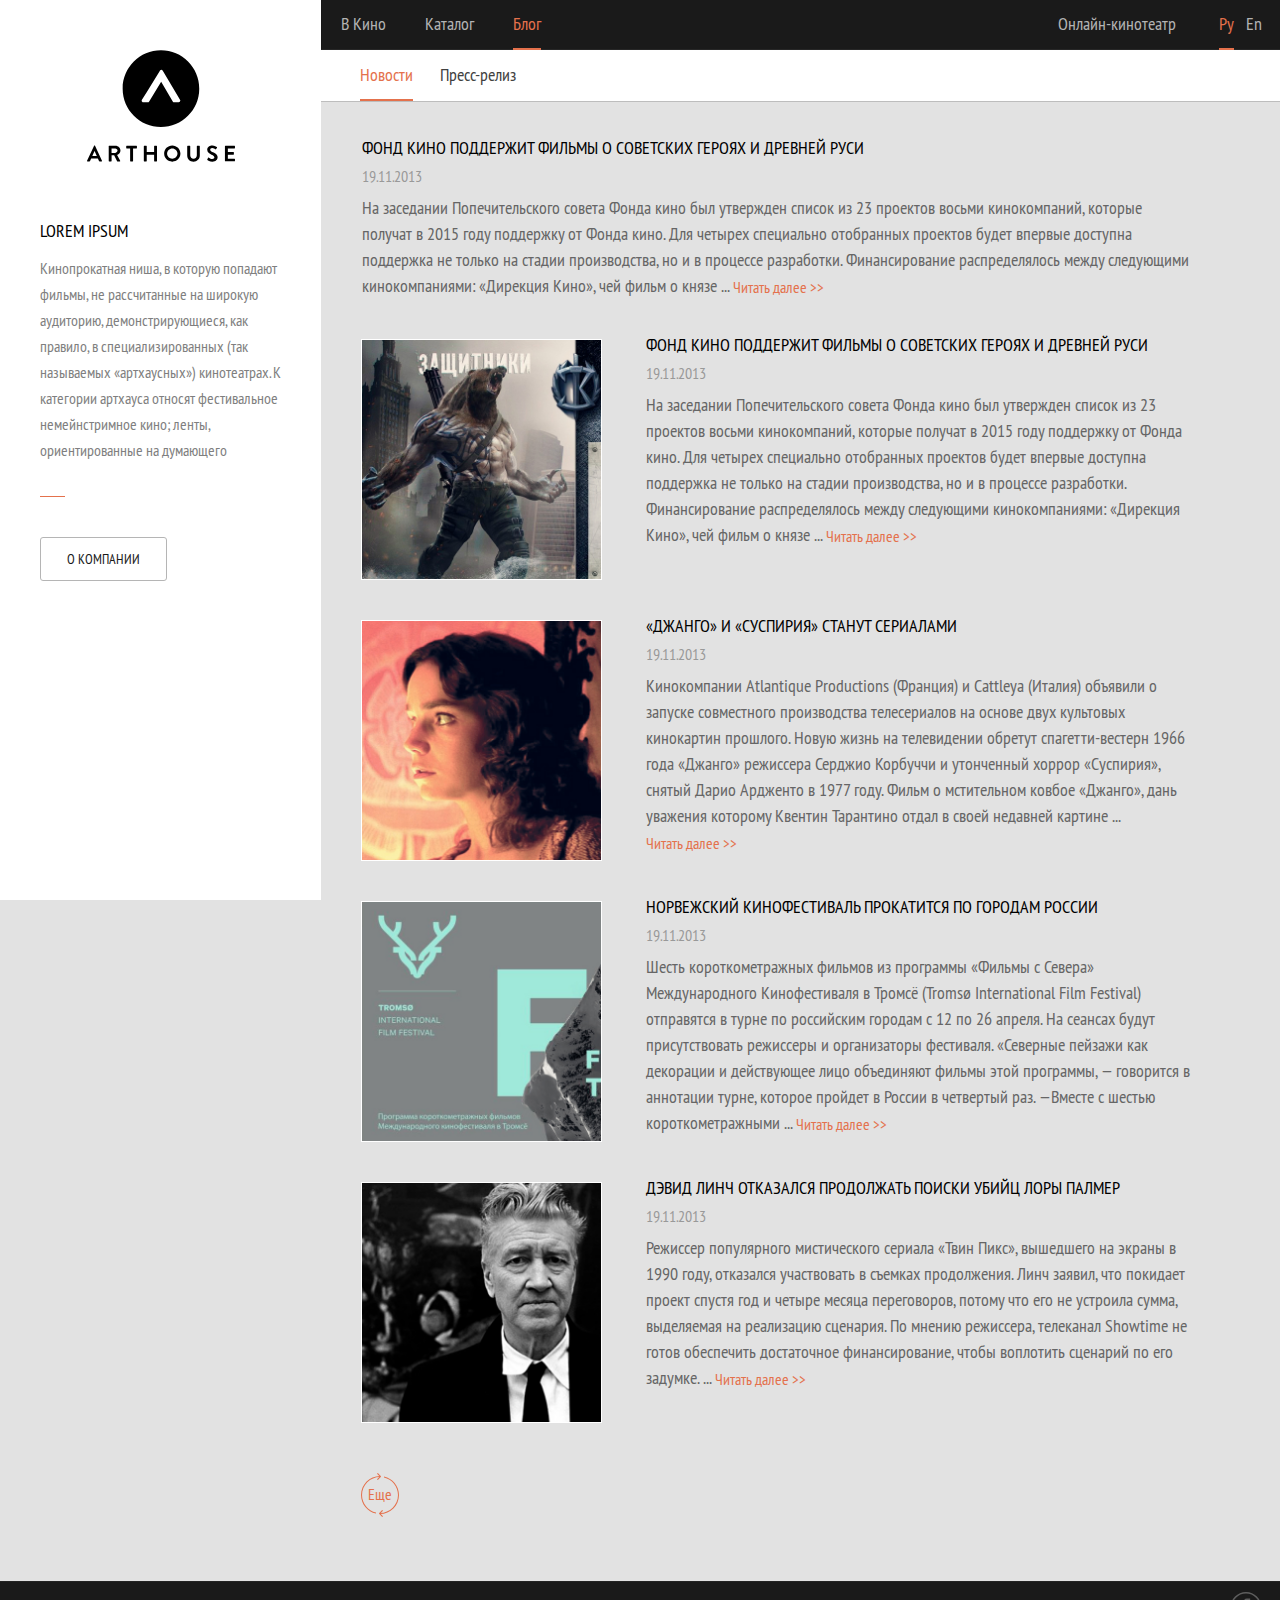
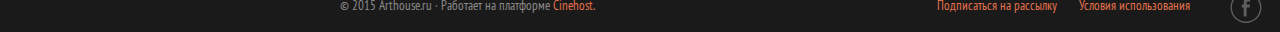
<file: blog.html>
<!DOCTYPE html>
<!--[if lt IE 7]><html class="no-js lt-ie9 lt-ie8 lt-ie7" xmlns="http://www.w3.org/1999/xhtml" lang="ru" xml:lang="ru"></html><![endif]-->
<!--[if IE 7]><html class="no-js lt-ie9 lt-ie8" xmlns="http://www.w3.org/1999/xhtml" lang="ru" xml:lang="ru"></html><![endif]-->
<!--[if IE 8]><html class="no-js lt-ie9" xmlns="http://www.w3.org/1999/xhtml" lang="ru" xml:lang="ru"></html><![endif]-->
<!--[if gt IE 8]><!-->
<html class="no-js" xmlns="http://www.w3.org/1999/xhtml" lang="ru" xml:lang="ru">
<!--<![endif]-->

<head>
	<meta http-equiv="Content-Type" content="text/html; charset=UTF-8" />
	<!--[if IE]><meta http-equiv="X-UA-Compatible" content="IE=edge,chrome=1"/><![endif]-->
	<title>ARTHOUSE FILMS</title>
	<meta name="viewport" content="width=device-width, initial-scale=1, maximum-scale=1">
	<meta property="fb:admins" content="" />
	<meta property="fb:app_id" content="1579175778983339" />
	<meta property="og:type" content="website" />
	<meta property="og:title" content="ARTHOUSE FILMS" />
	<meta property="og:description" content="ARTHOUSE FILMS" />
	<meta property="og:url" content="http://www.arthouse.ru/" />
	<meta property="og:image" content="img/ARTHOUSE-FILMS-home.jpg" />
	<meta name="description" content="ARTHOUSE FILMS" />
	<meta name="keywords" content="ARTHOUSE FILMS" />
	<meta name="SKYPE_TOOLBAR" content="SKYPE_TOOLBAR_PARSER_COMPATIBLE" />
	<meta name="msapplication-TileColor" content="#ffffff" />
	<meta name="msapplication-TileImage" content="img/WebClip/ARTHOUSE-FILMS-ms-icon-144x144.png" />
	<meta name="theme-color" content="#ffffff" />
	<meta name="msapplication-config" content="img/WebClip/ARTHOUSE-FILMS-browserconfig.xml" />
	<link type="text/css" rel="stylesheet" href="css/reset.css" />
	<link type="text/css" rel="stylesheet" href="css/jquery.mCustomScrollbar.min.css" />
	<link type="text/css" rel="stylesheet" href="css/owl.carousel.css" />
	<link type="text/css" rel="stylesheet" href="css/owl.theme.css" />
	<link type="text/css" rel="stylesheet" href="css/owl.transitions.css" />
	<link type="text/css" rel="stylesheet" href="css/select-theme-dark.css" />
	<link type="text/css" rel="stylesheet" href="css/font-ptsans.css" />
	<link type="text/css" rel="stylesheet" href="css/style.css" />
	<link type="text/css" rel="stylesheet" href="css/device-detect.css" />
	<link type="text/css" rel="stylesheet" href="css/style-chrome.css" />
	<link rel="apple-touch-icon" href="img/WebClip/ARTHOUSE-FILMS-apple-icon-57x57.png" sizes="57x57" />
	<link rel="apple-touch-icon" href="img/WebClip/ARTHOUSE-FILMS-apple-icon-60x60.png" sizes="60x60" />
	<link rel="apple-touch-icon" href="img/WebClip/ARTHOUSE-FILMS-apple-icon-72x72.png" sizes="72x72" />
	<link rel="apple-touch-icon" href="img/WebClip/ARTHOUSE-FILMS-apple-icon-76x76.png" sizes="76x76" />
	<link rel="apple-touch-icon" href="img/WebClip/ARTHOUSE-FILMS-apple-icon-114x114.png" sizes="114x114" />
	<link rel="apple-touch-icon" href="img/WebClip/ARTHOUSE-FILMS-apple-icon-120x120.png" sizes="120x120" />
	<link rel="apple-touch-icon" href="img/WebClip/ARTHOUSE-FILMS-apple-icon-144x144.png" sizes="144x144" />
	<link rel="apple-touch-icon" href="img/WebClip/ARTHOUSE-FILMS-apple-icon-152x152.png" sizes="152x152" />
	<link rel="apple-touch-icon" href="img/WebClip/ARTHOUSE-FILMS-apple-icon-180x180.png" sizes="180x180" />
	<link rel="apple-touch-icon-precomposed" href="img/WebClip/ARTHOUSE-FILMS-icon-144x144-pre.png" sizes="144x144" />
	<link rel="apple-touch-icon-precomposed" href="img/WebClip/ARTHOUSE-FILMS-icon-120x120-pre.png" sizes="120x120" />
	<link rel="apple-touch-icon-precomposed" href="img/WebClip/ARTHOUSE-FILMS-icon-114x114-pre.png" sizes="114x114" />
	<link rel="apple-touch-icon-precomposed" href="img/WebClip/ARTHOUSE-FILMS-icon-72x72-pre.png" sizes="72x72" />
	<link rel="apple-touch-icon-precomposed" href="img/WebClip/ARTHOUSE-FILMS-icon-57x57-pre.png" sizes="57x57" />
	<link type="image/png" rel="icon" href="img/WebClip/ARTHOUSE-FILMS-favicon-16x16.png" sizes="16x16" />
	<link type="image/png" rel="icon" href="img/WebClip/ARTHOUSE-FILMS-favicon-32x32.png" sizes="32x32" />
	<link type="image/png" rel="icon" href="img/WebClip/ARTHOUSE-FILMS-favicon-96x96.png" sizes="96x96" />
	<link type="image/png" rel="icon" href="img/WebClip/ARTHOUSE-FILMS-favicon-192x192.png" sizes="192x192" />
	<link rel="manifest" href="img/WebClip/ARTHOUSE-FILMS-manifest.json" />
	<link type="image/x-icon" href="img/WebClip/ARTHOUSE-FILMS-favicon.ico" rel="shortcut icon" />
	<link type="image/x-icon" href="img/WebClip/ARTHOUSE-FILMS-favicon.ico" rel="icon" />
	<!--[if IE]><script type="text/javascript" charset="utf-8" src="js/html5shiv.min.js"></script><![endif]-->
</head>

<body id="top" class="DARK-GRAY">

	<!--========================-->
	<!--=======MAIN-CARCASS=======-->
	<!--========================-->
	<div class="MAIN-CARCASS">
		<div class="MAIN-CARCASS-INNER">


			<!--++++++sub-menu-place++++++-->
			<div class="sub-menu-place">
				<div class="sub-menu-place-pad">
					<div class="sub-menu-list-cell">
						<div class="shadow-line"></div>
						<nav class="sub-menu-nav">
							<ul class="sub-menu-list">
								<li class="sub-menu-item current">
									<a href="#" class="sub-menu-item-link">
										<span class="sub-menu-item-link-txt">
											Новости
										</span>
										<span class="sub-menu-select-item-line"></span>
									</a>
								</li>
								<li class="sub-menu-item">
									<a href="#" class="sub-menu-item-link">
										<span class="sub-menu-item-link-txt">
											Пресс-релиз
										</span>
										<span class="sub-menu-select-item-line"></span>
									</a>
								</li>
							</ul>
						</nav>
					</div>
				</div>
			</div>
			<!--++++++/sub-menu-place++++++-->


			<!--======TOP-BAR======-->
			<div id="TOP-BAR">
				<div class="top-bar-pad">
					<div class="top-bar-size">

						<div class="bottom-line"></div>
						<div class="left-line"></div>

						<div class="top-bar-size-left">
							<div class="top-bar-size-left-pad">

								<ul class="top-left-list">
									<li class="top-left-item">
										<div class="top-left-item-pad">
											<a href="#" class="top-left-item-link">
												<span class="top-left-item-link-span">
													В Кино
												</span>
												<span class="menu-bottom-line"></span>
											</a>
										</div>
									</li>
									<li class="top-left-item">
										<div class="top-left-item-pad">
											<a href="#" class="top-left-item-link">
												<span class="top-left-item-link-span">
													Каталог
												</span>
												<span class="menu-bottom-line"></span>
											</a>
										</div>
									</li>
									<li class="top-left-item current">
										<div class="top-left-item-pad">
											<a href="#" class="top-left-item-link">
												<span class="top-left-item-link-span">
													Блог
												</span>
												<span class="menu-bottom-line"></span>
											</a>
										</div>
									</li>
								</ul>
							</div>
						</div>
						<div class="top-bar-size-right">

							<!--top-right-two-col-->
							<div class="top-right-two-col">
								<div class="top-right-two-col-left">
									<ul class="lang-list">
										<li class="lang-item">
											<a href="#" class="lang-item-link">
												<span class="lang-item-link-txt">Онлайн-кинотеатр</span>
												<span class="lang-bottom-line"></span>
											</a>
										</li>
									</ul>
								</div>
								<div class="top-right-two-col-right">
									<!--language-place-->
									<ul class="lang-list">
										<li class="lang-item current">
											<a href="#" class="lang-item-link">
												<span class="lang-item-link-txt">Ру</span>
												<span class="lang-bottom-line"></span>
											</a>
										</li>
										<li class="lang-item">
											<a href="#" class="lang-item-link">
												<span class="lang-item-link-txt">En</span>
												<span class="lang-bottom-line"></span>
											</a>
										</li>
									</ul>
									<!--/language-place-->
								</div>
							</div>
							<!--/top-right-two-col-->

						</div>
					</div>
				</div>
			</div>
			<!--======/TOP-BAR======-->

			<!--======MAIN-CONTENT======-->
			<div class="MAIN-CONTENT BLOG-CONTENT">
				<div class="MAIN-CONTENT-PAD">
					<div class="N-PAD-IN">

						<!--articles-listing-->
						<div class="articles-listing">
							<div class="articles-listing-pad">




								<!--******blog-article******-->
								<article class="blog-article article-single">
									<div class="blog-article-right">
										<div class="blog-article-right-pad">
											<!--blog-article-title-->
											<h2 class="blog-article-title">
												<a href="#" class="blog-article-title-link">
													<span class="blog-article-title-txt">
														Фонд кино поддержит фильмы
														о советских героях и Древней Руси
													</span>
												</a>
											</h2>
											<!--/blog-article-title-->
											<!--blog-article-date-place-->
											<div class="blog-article-date-place">
												<span class="blog-article-date-place-txt">
													19.11.2013
												</span>
											</div>
											<!--/blog-article-date-place-->

											<!--blog-article-descr-->
											<div class="blog-article-descr">
												<div class="blog-article-descr-pad">
													На заседании Попечительского совета Фонда кино
													был утвержден список из 23 проектов восьми
													кинокомпаний, которые получат в 2015 году
													поддержку от Фонда кино. Для четырех специально
													отобранных проектов будет впервые доступна
													поддержка не только на стадии производства,
													но и в процессе разработки. Финансирование
													распределялось между следующими кинокомпаниями:
													«Дирекция Кино», чей фильм о князе ...

													<a href="#" class="blog-article-read-more">
														<span class="blog-article-read-more-txt">
															Читать далее >>
														</span>
													</a>

												</div>
											</div>
											<!--/blog-article-descr-->

										</div>
									</div>
								</article>
								<!--******/blog-article******-->

								<div class="blog-article-spacer"></div>

								<!--******blog-article******-->
								<article class="blog-article">
									<div class="blog-article-right">
										<div class="blog-article-right-pad">
											<!--blog-article-title-->
											<h2 class="blog-article-title">
												<a href="#" class="blog-article-title-link">
													<span class="blog-article-title-txt">
														Фонд кино поддержит фильмы
														о советских героях и Древней Руси
													</span>
												</a>
											</h2>
											<!--/blog-article-title-->
											<!--blog-article-date-place-->
											<div class="blog-article-date-place">
												<span class="blog-article-date-place-txt">
													19.11.2013
												</span>
											</div>
											<!--/blog-article-date-place-->

											<!--blog-article-descr-->
											<div class="blog-article-descr">
												<div class="blog-article-descr-pad">
													На заседании Попечительского совета Фонда кино
													был утвержден список из 23 проектов восьми
													кинокомпаний, которые получат в 2015 году
													поддержку от Фонда кино. Для четырех специально
													отобранных проектов будет впервые доступна
													поддержка не только на стадии производства,
													но и в процессе разработки. Финансирование
													распределялось между следующими кинокомпаниями:
													«Дирекция Кино», чей фильм о князе ...

													<a href="#" class="blog-article-read-more">
														<span class="blog-article-read-more-txt">
															Читать далее >>
														</span>
													</a>

												</div>
											</div>
											<!--/blog-article-descr-->

										</div>
									</div>
									<div class="blog-article-left">
										<div class="blog-article-left-pad">
											<!--blog-article-image-figure-->
											<figure class="blog-article-image-figure">
												<a href="#" class="blog-article-image-figure-link" title="{blog-article-image-descr}">
													<img src="img/blog-article-1.jpg" alt="{blog-article-image-descr}" title="{blog-article-image-descr}" width="241" height="241" class="hta resize-blog-img" />
												</a>
											</figure>
											<!--/blog-article-image-figure-->
										</div>
									</div>
								</article>
								<!--******/blog-article******-->

								<div class="blog-article-spacer"></div>

								<!--******blog-article******-->
								<article class="blog-article">
									<div class="blog-article-right">
										<div class="blog-article-right-pad">
											<!--blog-article-title-->
											<h2 class="blog-article-title">
												<a href="#" class="blog-article-title-link">
													<span class="blog-article-title-txt">
														«Джанго» и «Суспирия» станут сериалами
													</span>
												</a>
											</h2>
											<!--/blog-article-title-->
											<!--blog-article-date-place-->
											<div class="blog-article-date-place">
												<span class="blog-article-date-place-txt">
													19.11.2013
												</span>
											</div>
											<!--/blog-article-date-place-->
											<!--blog-article-descr-->
											<div class="blog-article-descr">
												<div class="blog-article-descr-pad">
													Кинокомпании Atlantique Productions (Франция) и Cattleya (Италия)
													объявили о запуске совместного производства телесериалов на
													основе двух культовых кинокартин прошлого. Новую жизнь на
													телевидении обретут спагетти-вестерн 1966 года «Джанго»
													режиссера Серджио Корбуччи и утонченный хоррор «Суспирия»,
													снятый Дарио Ардженто в 1977 году. Фильм о мстительном ковбое
													«Джанго», дань уважения которому Квентин Тарантино
													отдал в своей недавней картине ...
													<a href="#" class="blog-article-read-more">
														<span class="blog-article-read-more-txt">
															Читать далее >>
														</span>
													</a>
												</div>
											</div>
											<!--/blog-article-descr-->
										</div>
									</div>
									<div class="blog-article-left">
										<div class="blog-article-left-pad">
											<!--blog-article-image-figure-->
											<figure class="blog-article-image-figure">
												<a href="#" class="blog-article-image-figure-link" title="{blog-article-image-descr}">
													<img src="img/blog-article-2.jpg" alt="{blog-article-image-descr}" title="{blog-article-image-descr}" width="241" height="241" class="hta resize-blog-img" />
												</a>
											</figure>
											<!--/blog-article-image-figure-->
										</div>
									</div>
								</article>
								<!--******/blog-article******-->

								<div class="blog-article-spacer"></div>

								<!--******blog-article******-->
								<article class="blog-article">
									<div class="blog-article-right">
										<div class="blog-article-right-pad">
											<!--blog-article-title-->
											<h2 class="blog-article-title">
												<a href="#" class="blog-article-title-link">
													<span class="blog-article-title-txt">
														Норвежский кинофестиваль прокатится по городам России
													</span>
												</a>
											</h2>
											<!--/blog-article-title-->
											<!--blog-article-date-place-->
											<div class="blog-article-date-place">
												<span class="blog-article-date-place-txt">
													19.11.2013
												</span>
											</div>
											<!--/blog-article-date-place-->
											<!--blog-article-descr-->
											<div class="blog-article-descr">
												<div class="blog-article-descr-pad">
													Шесть короткометражных фильмов из программы
													«Фильмы с Севера» Международного Кинофестиваля
													в Тромсё (Tromsø International Film Festival)
													отправятся в турне по российским городам с 12
													по 26 апреля. На сеансах будут присутствовать
													режиссеры и организаторы фестиваля. «Северные
													пейзажи как декорации и действующее лицо
													объединяют фильмы этой программы, — говорится
													в аннотации турне, которое пройдет в России в
													четвертый раз. —Вместе с шестью
													короткометражными ...
													<a href="#" class="blog-article-read-more">
														<span class="blog-article-read-more-txt">
															Читать далее >>
														</span>
													</a>
												</div>
											</div>
											<!--/blog-article-descr-->
										</div>
									</div>
									<div class="blog-article-left">
										<div class="blog-article-left-pad">
											<!--blog-article-image-figure-->
											<figure class="blog-article-image-figure">
												<a href="#" class="blog-article-image-figure-link" title="{blog-article-image-descr}">
													<img src="img/blog-article-3.jpg" alt="{blog-article-image-descr}" title="{blog-article-image-descr}" width="241" height="241" class="hta resize-blog-img" />
												</a>
											</figure>
											<!--/blog-article-image-figure-->
										</div>
									</div>
								</article>
								<!--******/blog-article******-->

								<div class="blog-article-spacer"></div>

								<!--******blog-article******-->
								<article class="blog-article">
									<div class="blog-article-right">
										<div class="blog-article-right-pad">
											<!--blog-article-title-->
											<h2 class="blog-article-title">
												<a href="#" class="blog-article-title-link">
													<span class="blog-article-title-txt">
														Дэвид Линч отказался продолжать поиски убийц Лоры Палмер
													</span>
												</a>
											</h2>
											<!--/blog-article-title-->
											<!--blog-article-date-place-->
											<div class="blog-article-date-place">
												<span class="blog-article-date-place-txt">
													19.11.2013
												</span>
											</div>
											<!--/blog-article-date-place-->
											<!--blog-article-descr-->
											<div class="blog-article-descr">
												<div class="blog-article-descr-pad">
													Режиссер популярного мистического сериала «Твин Пикс»,
													вышедшего на экраны в 1990 году, отказался
													участвовать в съемках продолжения.
													Линч заявил, что покидает проект спустя год и
													четыре месяца переговоров, потому что его не
													устроила сумма, выделяемая на реализацию сценария.
													По мнению режиссера, телеканал Showtime не готов
													обеспечить достаточное финансирование,
													чтобы воплотить сценарий по его задумке. ...
													<a href="#" class="blog-article-read-more">
														<span class="blog-article-read-more-txt">
															Читать далее >>
														</span>
													</a>
												</div>
											</div>
											<!--/blog-article-descr-->
										</div>
									</div>
									<div class="blog-article-left">
										<div class="blog-article-left-pad">
											<!--blog-article-image-figure-->
											<figure class="blog-article-image-figure">
												<a href="#" class="blog-article-image-figure-link" title="{blog-article-image-descr}">
													<img src="img/blog-article-4.jpg" alt="{blog-article-image-descr}" title="{blog-article-image-descr}" width="241" height="241" class="hta resize-blog-img" />
												</a>
											</figure>
											<!--/blog-article-image-figure-->
										</div>
									</div>
								</article>
								<!--******/blog-article******-->

								<div class="blog-article-spacer"></div>

							</div>
						</div>
						<!--/articles-listing-->


						<!--preload-place-->
						<div class="preload-place n-pad-p for-blog">
							<span class="preload-icon">
								<span class="preload-txt">Еще</span>
								<svg class="preload-icon-svg" id="preload-icon-svg" width="38" height="44" version="1.1" xmlns="http://www.w3.org/2000/svg" xmlns:xlink="http://www.w3.org/1999/xlink" viewBox="0 0 883 1024">
									<path class="path1" d="M348.652 920.791c-186.315-42.362-325.408-209.295-325.408-408.792 0-231.516 187.316-419.196 418.382-419.196v-23.289c0 0-0.001 0-0.001 0-243.902 0-441.624 198.107-441.624 442.485 0 212.419 149.399 389.847 348.652 432.63v-23.839z"></path>
									<path class="path2" d="M534.599 79.37v23.837c186.315 42.362 325.408 209.295 325.408 408.792 0 231.516-187.316 419.196-418.382 419.196v23.289c243.901 0 441.623-198.107 441.623-442.485 0-212.417-149.397-389.845-348.649-432.629z"></path>
									<path class="path3" d="M372.247 18.491l18.455-18.491 73.815 73.963-18.453 18.491-73.816-73.963z"></path>
									<path class="path4" d="M464.517 88.357l-18.453-18.488-73.815 73.958 18.453 18.488 73.815-73.958z"></path>
									<path class="path5" d="M511.004 1005.509l-18.453 18.491-73.817-73.958 18.453-18.496 73.817 73.963z"></path>
									<path class="path6" d="M418.734 935.641l18.453 18.491 73.817-73.958-18.453-18.494-73.817 73.96z"></path>
								</svg>
							</span>
						</div>
						<!--/preload-place-->


					</div>
				</div>
			</div>
			<!--======MAIN-CONTENT======-->

			<!--======LEFT-BAR======-->
			<div id="LEFT-BAR">

				<a href="#" class="close-btn">
					<span class="close-btn-svg-icon">
						<svg class="close-btn-svg" id="close-btn-svg" width="34" height="33" version="1.1" xmlns="http://www.w3.org/2000/svg" xmlns:xlink="http://www.w3.org/1999/xlink" viewBox="0 0 1024 1024">
							<path class="path1" d="M512 0c-282.761 0-512 229.239-512 512 0 282.829 229.239 512 512 512 282.829 0 512-229.171 512-512 0-282.761-229.171-512-512-512zM512 955.733c-244.668 0-443.733-199.066-443.733-443.733s199.066-443.733 443.733-443.733 443.733 199.066 443.733 443.733-199.066 443.733-443.733 443.733z"></path>
							<path class="path2" d="M700.962 274.773l-187.597 187.665-168.346-187.665c-13.312-13.312-34.953-13.312-48.265 0s-13.312 34.953 0 48.265l168.346 187.665-190.259 190.259c-13.312 13.312-13.312 35.021 0 48.265 13.312 13.312 34.953 13.312 48.265 0l187.665-187.597 168.346 187.597c13.244 13.312 34.953 13.312 48.196 0 13.312-13.244 13.312-34.953 0-48.265l-168.414-187.597 190.259-190.327c13.312-13.312 13.312-34.953 0-48.265s-34.884-13.312-48.196 0z"></path>
						</svg>
					</span>
				</a>

				<div class="LEFT-BAR-SCROLL-PLACE">
					<div class="LEFT-BAR-pad">

						<!--logo-place-->
						<div class="logo-place">
							<div class="logo-place-pad">
								<a href="#" class="logo-link hta" title="ATHOUSE FILMS">
									<span class="ARTHOUSE-LOGO-SVG-CELL">
										<svg class="ARTHOUSE-LOGO-SVG" width="148" height="112" id="ARTHOUSE-LOGO-SVG" version="1.1" xmlns="http://www.w3.org/2000/svg" xmlns:xlink="http://www.w3.org/1999/xlink" viewBox="0 0 1362 1024">
											<path class="path1" d="M0.477 1016.423l64.889-138.785c0.477-1.403 1.899-2.367 3.321-2.367h1.899c1.899 0 2.834 0.954 3.311 2.367l63.944 138.785c1.422 2.853-0.468 5.21-3.321 5.21h-17.997c-3.311 0-4.733-1.422-6.155-4.265l-10.42-22.272h-61.568l-10.42 22.272c-0.945 1.899-2.844 4.265-6.164 4.265h-17.997c-2.834 0-4.733-2.367-3.321-5.21zM90.472 972.366l-20.841-45.461h-0.477l-20.364 45.461h41.681z"></path>
											<path class="path2" d="M198.931 881.427c0-1.89 1.899-3.788 3.788-3.788h59.678c25.106 0 45.47 19.896 45.47 44.057 0 18.942-12.787 34.582-30.784 41.691l28.417 52.102c1.422 2.844 0 6.155-3.311 6.155h-21.785c-1.899 0-2.844-0.954-3.311-1.899l-27.473-54.468h-23.207v52.579c0 1.89-1.899 3.788-3.788 3.788h-18.951c-2.357 0-3.788-1.899-3.788-3.788v-136.418l-0.954-0.009zM260.031 943.481c10.897 0 20.841-9.476 20.841-20.841 0-10.897-9.476-19.887-20.841-19.887h-34.105v41.195h34.105v-0.468z"></path>
											<path class="path3" d="M396.908 902.277h-32.206c-2.367 0-3.788-1.899-3.788-3.788v-17.061c0-1.89 1.899-3.788 3.788-3.788h90.939c2.367 0 3.798 1.899 3.798 3.788v17.061c0 1.89-1.899 3.788-3.798 3.788h-31.729v115.569c0 1.89-1.899 3.788-3.798 3.788h-19.41c-1.899 0-3.798-1.899-3.798-3.788v-115.569z"></path>
											<path class="path4" d="M522.897 881.427c0-1.89 1.899-3.788 3.788-3.788h19.419c2.367 0 3.788 1.899 3.788 3.788v54.468h67.732v-54.468c0-1.89 1.899-3.788 3.798-3.788h18.942c1.89 0 3.788 1.899 3.788 3.788v136.418c0 1.89-1.899 3.788-3.788 3.788h-18.942c-2.376 0-3.798-1.899-3.798-3.788v-56.835h-67.732v56.835c0 1.89-1.899 3.788-3.788 3.788h-19.419c-1.89 0-3.788-1.899-3.788-3.788v-136.418z"></path>
											<path class="path5" d="M784.818 875.758c41.672 0 74.832 33.151 74.832 74.355s-33.16 73.887-74.832 73.887c-41.681 0-74.832-32.683-74.832-73.887s33.151-74.355 74.832-74.355zM784.818 996.995c26.051 0 47.836-21.308 47.836-47.35 0-26.060-21.785-47.369-47.836-47.369s-47.836 21.785-47.836 47.369c0 26.042 21.785 47.35 47.836 47.35z"></path>
											<path class="path6" d="M922.64 881.427c0-1.89 1.89-3.788 3.788-3.788h19.896c2.376 0 3.779 1.899 3.779 3.788v84.317c0 17.511 11.851 31.252 30.335 31.252 18.465 0 30.307-13.741 30.307-31.252v-84.317c0-1.89 1.88-3.788 3.788-3.788h19.896c1.899 0 3.779 1.899 3.779 3.788v85.748c0 31.252-25.097 56.826-58.257 56.826-32.683 0-57.789-25.106-57.789-56.826v-85.748h0.477z"></path>
											<path class="path7" d="M1107.363 1001.738l7.577-12.796c1.899-2.834 5.219-2.834 7.109-1.413 0.945 0.477 17.997 12.796 31.252 12.796 10.897 0 18.942-7.1 18.942-15.64 0-10.411-8.999-17.511-26.519-24.629-19.428-8.054-39.324-20.364-39.324-44.516 0-18.483 13.75-39.315 46.892-39.315 21.308 0 37.416 10.888 41.672 13.732 1.899 1.413 2.853 4.742 1.431 6.632l-8.054 11.842c-1.899 2.367-4.752 4.265-7.109 2.367-1.899-0.945-17.511-11.365-28.885-11.365-11.842 0-18.465 8.045-18.465 14.218 0 9.466 7.568 16.098 24.62 23.198 20.373 8.054 43.58 19.896 43.58 46.415 0 21.318-18.483 40.737-47.836 40.737-26.051 0-41.681-12.31-45.947-16.098-1.89-1.899-2.825-2.862-0.936-6.164z"></path>
											<path class="path8" d="M1269.355 881.427c0-1.89 1.88-3.788 3.779-3.788h84.775c2.376 0 3.788 1.899 3.788 3.788v17.061c0 1.89-1.89 3.788-3.788 3.788h-61.577v33.618h51.634c1.899 0 3.788 1.908 3.788 3.798v17.043c0 2.367-1.89 3.788-3.788 3.788h-51.634v36.003h61.577c2.376 0 3.788 1.89 3.788 3.788v17.043c0 1.899-1.89 3.788-3.788 3.788h-84.775c-2.376 0-3.779-1.89-3.779-3.788v-135.932z"></path>
											<path class="path9" d="M680.615 0c-194.657 0-352.384 157.718-352.384 352.384s157.727 352.384 352.384 352.384c194.666 0 352.384-157.709 352.384-352.384 0.477-194.657-157.718-352.384-352.384-352.384zM843.066 478.372c-11.356 0-8.522 0-40.727 0-5.192 0-10.888-3.788-13.255-8.522l-106.57-180.457-110.358 180.457c-2.367 4.733-7.577 8.054-13.741 8.054-32.206 0-28.417 0-40.727 0-8.054 0-13.264-5.21-14.209-11.365-0.945-3.311-0.468-7.577 1.899-11.365l41.204-65.843 121.733-197.977c2.367-3.788 8.522-11.842 13.255-11.842h3.779c4.752 0 10.897 7.586 13.273 11.374l157.241 262.857c0.954 1.422 1.422 2.376 1.899 3.788 1.89 4.733 0.954 9.943-1.899 13.741-2.853 4.256-7.118 7.1-12.796 7.1z"></path>
										</svg>
									</span>
								</a>
							</div>
						</div>
						<!--/logo-place-->

						<!--long-about-->
						<div class="long-about-pad">
							<div class="long-about">

								<h2 class="long-about-title">
									<span class="long-about-title-txt">
										О КОМПАНИИ
									</span>
								</h2>

								<div class="long-about-description">
									<div class="long-about-description-pad">
										Есть много вариантов Lorem Ipsum,
										но большинство из них имеет не всегда
										приемлемые модификации, например,
										юмористические вставки или слова, которые
										даже отдалённо не напоминают латынь.
										Если вам нужен Lorem Ipsum для серьёзного
										проекта, вы наверняка не хотите какой-нибудь
										шутки, скрытой в середине абзаца. Также все
										другие известные генераторы Lorem Ipsum
										используют один и тот же текст, который они
										просто повторяют, пока не достигнут нужный
										объём. Это делает предлагаемый здесь генератор
										единственным настоящим Lorem Ipsum генератором.
										Он использует словарь из более чем 200
										латинских слов, а также набор моделей предложений.
										В результате сгенерированный Lorem Ipsum
										выглядит правдоподобно, не имеет
										повторяющихся абзацей или "невозможных"
										слов.
									</div>
								</div>

								<div class="pp-spacer-c"></div>

								<h2 class="long-about-title">
									<span class="long-about-title-txt">
										КОМАНДА
									</span>
								</h2>

								<!--stuff-list-carousel-->
								<div class="stuff-list-carousel-arr">

									<!--arrow-prev-place-->
									<a href="#" class="arrow-prev-place">
										<span class="arrow-prev-place-svg-cell">
											<svg class="arrow-prev-place-svg" id="arrow-prev-place-svg" width="11" height="21" version="1.1" xmlns="http://www.w3.org/2000/svg" xmlns:xlink="http://www.w3.org/1999/xlink" viewBox="0 0 537 1024">
												<path class="path1" d="M493.959 1024l33.992-34.53-493.95-501.729-34.001 34.556 493.959 501.703z"></path>
												<path class="path2" d="M502.882 0l34.105 34.651-495.381 503.159-34.096-34.634 495.373-503.177z"></path>
											</svg>
										</span>
									</a>
									<!--/arrow-prev-place-->

									<!--arrow-next-place-->
									<a href="#" class="arrow-next-place">
										<span class="arrow-next-place-svg-cell">
											<svg class="arrow-prev-place-svg" id="arrow-prev-place-svg" width="11" height="21" version="1.1" xmlns="http://www.w3.org/2000/svg" xmlns:xlink="http://www.w3.org/1999/xlink" viewBox="0 0 537 1024">
												<path class="path1" d="M43.019 0l-33.992 34.53 493.959 501.72 34.001-34.556-493.968-501.694z"></path>
												<path class="path2" d="M34.105 1024l-34.105-34.651 495.373-503.151 34.096 34.634-495.364 503.168z"></path>
											</svg>
										</span>
									</a>
									<!--/arrow-next-place-->

									<div class="stuff-list-carousel">

										<!--stuff-item-->
										<div class="stuff-item item">
											<div class="stuff-item-pad">
												<img src="img/people-1.jpg" alt="" title="" width="193" height="193" class="hta res-i" />

												<h3 class="people-title">
													<span class="people-title-txt">
														Lorem Ipsum
													</span>
												</h3>

												<h4 class="people-position">
													<span class="people-position-txt">
														Президент и генеральный директор
													</span>
												</h4>
											</div>
										</div>
										<!--/stuff-item-->

										<!--stuff-item-->
										<div class="stuff-item item">
											<div class="stuff-item-pad">
												<img src="img/people-2.jpg" alt="" title="" width="193" height="193" class="hta res-i" />

												<h3 class="people-title">
													<span class="people-title-txt">
														Lorem Ipsum
													</span>
												</h3>

												<h4 class="people-position">
													<span class="people-position-txt">
														Заместитель генерального иректора
													</span>
												</h4>

											</div>
										</div>
										<!--/stuff-item-->

										<!--stuff-item-->
										<div class="stuff-item item">
											<div class="stuff-item-pad">
												<img src="img/people-3.jpg" alt="" title="" width="193" height="193" class="hta res-i" />

												<h3 class="people-title">
													<span class="people-title-txt">
														Lorem Ipsum
													</span>
												</h3>

												<h4 class="people-position">
													<span class="people-position-txt">
														Директор отдела кинопроката
													</span>
												</h4>
											</div>
										</div>
										<!--/stuff-item-->

										<!--stuff-item-->
										<div class="stuff-item item">
											<div class="stuff-item-pad">
												<img src="img/people-1.jpg" alt="" title="" width="193" height="193" class="hta res-i" />

												<h3 class="people-title">
													<span class="people-title-txt">
														Lorem Ipsum
													</span>
												</h3>

												<h4 class="people-position">
													<span class="people-position-txt">
														Президент и генеральный директор
													</span>
												</h4>
											</div>
										</div>
										<!--/stuff-item-->

										<!--stuff-item-->
										<div class="stuff-item item">
											<div class="stuff-item-pad">
												<img src="img/people-2.jpg" alt="" title="" width="193" height="193" class="hta res-i" />

												<h3 class="people-title">
													<span class="people-title-txt">
														Lorem Ipsum
													</span>
												</h3>

												<h4 class="people-position">
													<span class="people-position-txt">
														Заместитель генерального иректора
													</span>
												</h4>

											</div>
										</div>
										<!--/stuff-item-->

										<!--stuff-item-->
										<div class="stuff-item item">
											<div class="stuff-item-pad">
												<img src="img/people-3.jpg" alt="" title="" width="193" height="193" class="hta res-i" />

												<h3 class="people-title">
													<span class="people-title-txt">
														Lorem Ipsum
													</span>
												</h3>

												<h4 class="people-position">
													<span class="people-position-txt">
														Директор отдела кинопроката
													</span>
												</h4>
											</div>
										</div>
										<!--/stuff-item-->
										<!--stuff-item-->
										<div class="stuff-item item">
											<div class="stuff-item-pad">
												<img src="img/people-1.jpg" alt="" title="" width="193" height="193" class="hta res-i" />

												<h3 class="people-title">
													<span class="people-title-txt">
														Lorem Ipsum
													</span>
												</h3>

												<h4 class="people-position">
													<span class="people-position-txt">
														Президент и генеральный директор
													</span>
												</h4>
											</div>
										</div>
										<!--/stuff-item-->

										<!--stuff-item-->
										<div class="stuff-item item">
											<div class="stuff-item-pad">
												<img src="img/people-2.jpg" alt="" title="" width="193" height="193" class="hta res-i" />

												<h3 class="people-title">
													<span class="people-title-txt">
														Lorem Ipsum
													</span>
												</h3>

												<h4 class="people-position">
													<span class="people-position-txt">
														Заместитель генерального иректора
													</span>
												</h4>

											</div>
										</div>
										<!--/stuff-item-->

										<!--stuff-item-->
										<div class="stuff-item item">
											<div class="stuff-item-pad">
												<img src="img/people-3.jpg" alt="" title="" width="193" height="193" class="hta res-i" />

												<h3 class="people-title">
													<span class="people-title-txt">
														Lorem Ipsum
													</span>
												</h3>

												<h4 class="people-position">
													<span class="people-position-txt">
														Директор отдела кинопроката
													</span>
												</h4>
											</div>
										</div>
										<!--/stuff-item-->

									</div>
									<!--/stuff-list-carousel-->
								</div>

								<div class="spacer-x-3"></div>

								<h2 class="long-about-title">
									<span class="long-about-title-txt">
										КОНТАКТЫ
									</span>
								</h2>

								<!--triple-col-->
								<div class="triple-col">
									<div class="t-col">
										<div class="t-col-pad">
											<h2 class="contact-section-title">
												<span class="contact-section-title-txt">
													Москва
												</span>
											</h2>
											<p>
												105064, Москва,
												ул. Бакунинская, дом 84, этаж 5
											</p>
											<p>
												Телефон:<br />
												+7 (495) 713-91-41
											</p>
											<p>
												Эл. Почта:<br />
												sam@maywin.com
											</p>
										</div>
									</div>
									<div class="t-col">
										<div class="t-col-pad add-pad-1">

											<h2 class="contact-section-title">
												<span class="contact-section-title-txt">
													Швеция
												</span>
											</h2>
											<p>
												Brunnadernrain 37 3006 Bern
											</p>
											<p>
												Телефон:<br />
												+ 41 (0)31 352 05 66
											</p>
											<p>
												Эл. Почта:<br />
												sam@maywin.com
											</p>
										</div>
									</div>
									<div class="t-col">
										<div class="t-col-pad add-pad-2">

											<h2 class="contact-section-title">
												<span class="contact-section-title-txt">
													Нью Йорк
												</span>
											</h2>
											<p>
												Hogan Lovells US LLP 875 Third
												Avenue New York, 10022 США
											</p>
											<p>
												Телефон:<br />
												+1 (212) 918 3000
											</p>
											<p>
												Эл. Почта:<br />
												sam@maywin.com
											</p>
										</div>
									</div>
								</div>
								<!--/triple-col-->

							</div>
						</div>
						<!--/long-about-->


						<!--short-about-->
						<div class="short-about">
							<div class="short-about-pad">
								<h2 class="short-about-title">
									<span class="short-about-title-txt">
										LOREM IPSUM
									</span>
								</h2>
								<div class="short-about-description">
									<div class="short-about-description-pad">
										Кинопрокатная ниша, в которую попадают фильмы,
										не рассчитанные на широкую аудиторию,
										демонстрирующиеся, как правило,
										в специализированных (так называемых «артхаусных»)
										кинотеатрах. К категории артхауса относят
										фестивальное немейнстримное кино;
										ленты, ориентированные на думающего
									</div>
								</div>
								<!--deco-line-place-->
								<div class="deco-line-place">
									<div class="deco-line"></div>
								</div>
								<!--/deco-line-place-->
								<!--btn-cell-->
								<div class="btn-cell">
									<a href="#" class="sidebar-btn">
										<span class="sidebar-btn-txt">
											О Компании
										</span>
									</a>
								</div>
								<!--/btn-cell-->
							</div>
						</div>
						<!--/short-about-->


					</div>
				</div>
			</div>
			<!--======/LEFT-BAR======-->


			<div class="MAIN-FOOTER-SPACER"></div>
		</div>
	</div>
	<!--========================-->
	<!--=======/MAIN-CARCASS=======-->
	<!--========================-->

	<!--MAIN-FOOTER-->
	<div class="MAIN-FOOTER-OUT-PAD">
		<footer class="MAIN-FOOTER">
			<div class="MAIN-FOOTER-LEFT">
				<div class="main-footer-left-pad">
					<span class="copyright-txt">
						© 2015 Arthouse.ru · Работает на платформе <a href="http://www.cinehost.com/" class="tb">Cinehost.</a>
					</span>
				</div>
			</div>
			<div class="MAIN-FOOTER-RIGHT">
				<div class="MAIN-FOOTER-RIGHT-PAD">

					<ul class="footer-right-list">
						<li class="footer-right-item">
							<div class="footer-right-item-pad">
								<span class="l-pad">
									<a href="#">
										Подписаться на рассылку
									</a>
								</span>
							</div>
						</li>
						<li class="footer-right-item">
							<div class="footer-right-item-pad">
								<span class="l-pad">
									<a href="#">
										Условия использования
									</a>
								</span>
							</div>
						</li>
						<li class="footer-right-item">
							<div class="footer-right-item-pad">
								<div class="footer-fb-place">
									<div class="footer-fb-place-pad">
										<a class="facebook-icon-link tb" href="https://www.facebook.com/arthouse.ru">
											<span class="facebook-icon-svg-cell">
												<svg class="facebook-icon-svg" id="facebook-icon-svg" width="30" height="30" version="1.1" xmlns="http://www.w3.org/2000/svg" xmlns:xlink="http://www.w3.org/1999/xlink" viewBox="0 0 1024 1024">
													<path class="path1" d="M1024 512c0-282.765-229.237-512-512-512-282.765 0-512 229.235-512 512 0 282.763 229.235 512 512 512 282.763 0 512-229.237 512-512zM46.545 512c0-257.071 208.384-465.455 465.455-465.455s465.455 208.384 465.455 465.455-208.384 465.455-465.455 465.455-465.455-208.384-465.455-465.455z"></path>
													<path class="path2" d="M531.642 807.516v-295.516h97.513l15.407-97.931h-112.919v-49.105c0-25.553 8.378-49.943 45.056-49.943h73.308v-97.745h-104.075c-87.505 0-111.383 57.622-111.383 137.495v59.253h-60.043v97.976h60.043v295.516h97.094z"></path>
												</svg>
											</span>
										</a>
									</div>
								</div>
							</div>
						</li>
					</ul>

				</div>
			</div>
		</footer>
	</div>
	<!--/MAIN-FOOTER-->

	<script type="text/javascript" charset="utf-8" src="js/jquery-1.11.1.min.js"></script>
	<script type="text/javascript" charset="utf-8" src="js/jquery.easing.1.3.min.js"></script>
	<script type="text/javascript" charset="utf-8" src="js/jquery.mousewheel.min.js"></script>
	<script type="text/javascript" charset="utf-8" src="js/jquery.mCustomScrollbar.concat.min.js"></script>
	<script type="text/javascript" charset="utf-8" src="js/owl.carousel.js"></script>
	<script type="text/javascript" charset="utf-8" src="js/fontsmoothie.min.js"></script>
	<script type="text/javascript" charset="utf-8" src="js/SmoothScroll.min.js"></script>
	<script type="text/javascript" charset="utf-8" src="js/sly.min.js"></script>
	<script type="text/javascript" charset="utf-8" src="js/horizontal.js"></script>
	<script type="text/javascript" charset="utf-8" src="js/masonry.js"></script>
	<script type="text/javascript" charset="utf-8" src="js/executive.js"></script>
</body>

</html>
</file>
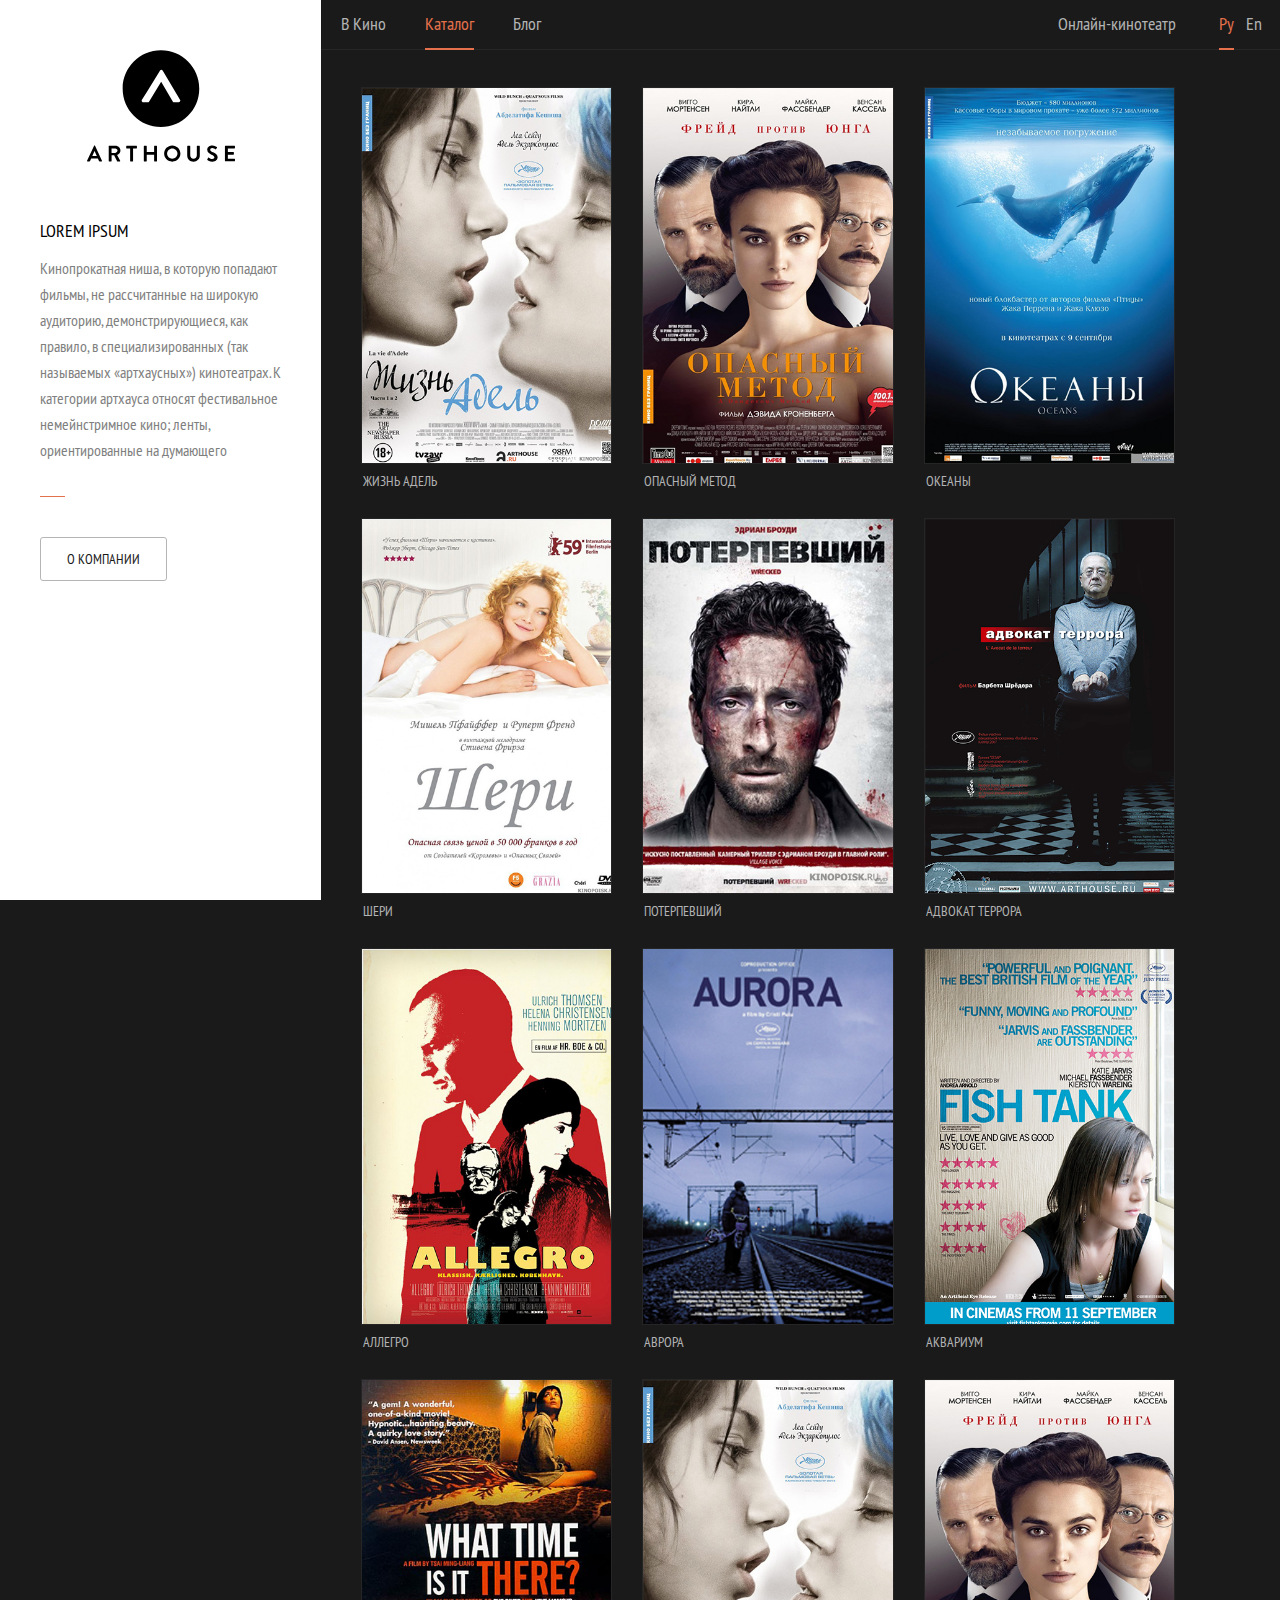
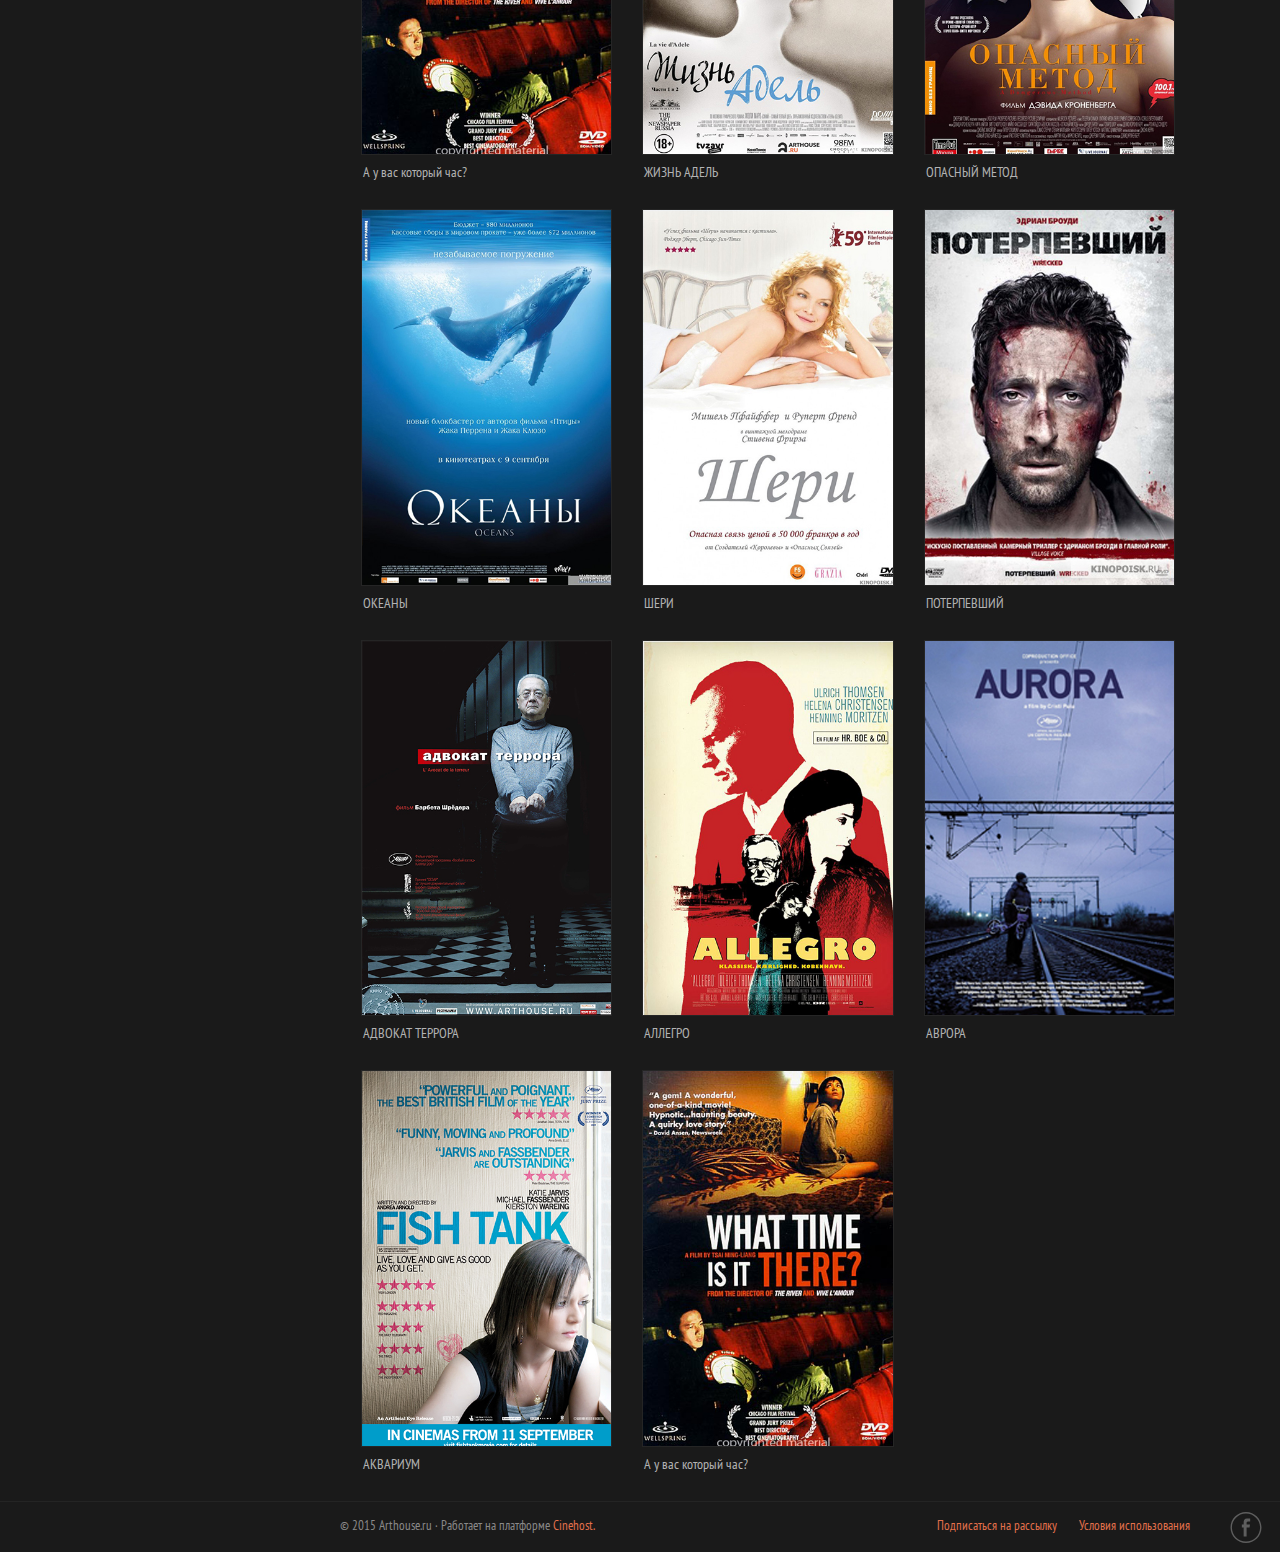
<file: catalog.html>
<!DOCTYPE html>
<!--[if lt IE 7]><html class="no-js lt-ie9 lt-ie8 lt-ie7" xmlns="http://www.w3.org/1999/xhtml" lang="ru" xml:lang="ru"></html><![endif]-->
<!--[if IE 7]><html class="no-js lt-ie9 lt-ie8" xmlns="http://www.w3.org/1999/xhtml" lang="ru" xml:lang="ru"></html><![endif]-->
<!--[if IE 8]><html class="no-js lt-ie9" xmlns="http://www.w3.org/1999/xhtml" lang="ru" xml:lang="ru"></html><![endif]-->
<!--[if gt IE 8]><!-->
<html class="no-js" xmlns="http://www.w3.org/1999/xhtml" lang="ru" xml:lang="ru">
<!--<![endif]-->

<head>
	<meta http-equiv="Content-Type" content="text/html; charset=UTF-8" />
	<!--[if IE]><meta http-equiv="X-UA-Compatible" content="IE=edge,chrome=1"/><![endif]-->
	<title>ARTHOUSE FILMS</title>
	<meta name="viewport" content="width=device-width, initial-scale=1, maximum-scale=1">
	<meta property="fb:admins" content="" />
	<meta property="fb:app_id" content="1579175778983339" />
	<meta property="og:type" content="website" />
	<meta property="og:title" content="ARTHOUSE FILMS" />
	<meta property="og:description" content="ARTHOUSE FILMS" />
	<meta property="og:url" content="http://www.arthouse.ru/" />
	<meta property="og:image" content="img/ARTHOUSE-FILMS-home.jpg" />
	<meta name="description" content="ARTHOUSE FILMS" />
	<meta name="keywords" content="ARTHOUSE FILMS" />
	<meta name="SKYPE_TOOLBAR" content="SKYPE_TOOLBAR_PARSER_COMPATIBLE" />
	<meta name="msapplication-TileColor" content="#ffffff" />
	<meta name="msapplication-TileImage" content="img/WebClip/ARTHOUSE-FILMS-ms-icon-144x144.png" />
	<meta name="theme-color" content="#ffffff" />
	<meta name="msapplication-config" content="img/WebClip/ARTHOUSE-FILMS-browserconfig.xml" />
	<link type="text/css" rel="stylesheet" href="css/reset.css" />
	<link type="text/css" rel="stylesheet" href="css/jquery.mCustomScrollbar.min.css" />
	<link type="text/css" rel="stylesheet" href="css/owl.carousel.css" />
	<link type="text/css" rel="stylesheet" href="css/owl.theme.css" />
	<link type="text/css" rel="stylesheet" href="css/owl.transitions.css" />
	<link type="text/css" rel="stylesheet" href="css/select-theme-dark.css" />
	<link type="text/css" rel="stylesheet" href="css/font-ptsans.css" />
	<link type="text/css" rel="stylesheet" href="css/style.css" />
	<link type="text/css" rel="stylesheet" href="css/device-detect.css" />
	<link type="text/css" rel="stylesheet" href="css/style-chrome.css" />
	<link rel="apple-touch-icon" href="img/WebClip/ARTHOUSE-FILMS-apple-icon-57x57.png" sizes="57x57" />
	<link rel="apple-touch-icon" href="img/WebClip/ARTHOUSE-FILMS-apple-icon-60x60.png" sizes="60x60" />
	<link rel="apple-touch-icon" href="img/WebClip/ARTHOUSE-FILMS-apple-icon-72x72.png" sizes="72x72" />
	<link rel="apple-touch-icon" href="img/WebClip/ARTHOUSE-FILMS-apple-icon-76x76.png" sizes="76x76" />
	<link rel="apple-touch-icon" href="img/WebClip/ARTHOUSE-FILMS-apple-icon-114x114.png" sizes="114x114" />
	<link rel="apple-touch-icon" href="img/WebClip/ARTHOUSE-FILMS-apple-icon-120x120.png" sizes="120x120" />
	<link rel="apple-touch-icon" href="img/WebClip/ARTHOUSE-FILMS-apple-icon-144x144.png" sizes="144x144" />
	<link rel="apple-touch-icon" href="img/WebClip/ARTHOUSE-FILMS-apple-icon-152x152.png" sizes="152x152" />
	<link rel="apple-touch-icon" href="img/WebClip/ARTHOUSE-FILMS-apple-icon-180x180.png" sizes="180x180" />
	<link rel="apple-touch-icon-precomposed" href="img/WebClip/ARTHOUSE-FILMS-icon-144x144-pre.png" sizes="144x144" />
	<link rel="apple-touch-icon-precomposed" href="img/WebClip/ARTHOUSE-FILMS-icon-120x120-pre.png" sizes="120x120" />
	<link rel="apple-touch-icon-precomposed" href="img/WebClip/ARTHOUSE-FILMS-icon-114x114-pre.png" sizes="114x114" />
	<link rel="apple-touch-icon-precomposed" href="img/WebClip/ARTHOUSE-FILMS-icon-72x72-pre.png" sizes="72x72" />
	<link rel="apple-touch-icon-precomposed" href="img/WebClip/ARTHOUSE-FILMS-icon-57x57-pre.png" sizes="57x57" />
	<link type="image/png" rel="icon" href="img/WebClip/ARTHOUSE-FILMS-favicon-16x16.png" sizes="16x16" />
	<link type="image/png" rel="icon" href="img/WebClip/ARTHOUSE-FILMS-favicon-32x32.png" sizes="32x32" />
	<link type="image/png" rel="icon" href="img/WebClip/ARTHOUSE-FILMS-favicon-96x96.png" sizes="96x96" />
	<link type="image/png" rel="icon" href="img/WebClip/ARTHOUSE-FILMS-favicon-192x192.png" sizes="192x192" />
	<link rel="manifest" href="img/WebClip/ARTHOUSE-FILMS-manifest.json" />
	<link type="image/x-icon" href="img/WebClip/ARTHOUSE-FILMS-favicon.ico" rel="shortcut icon" />
	<link type="image/x-icon" href="img/WebClip/ARTHOUSE-FILMS-favicon.ico" rel="icon" />
	<!--[if IE]><script type="text/javascript" charset="utf-8" src="js/html5shiv.min.js"></script><![endif]-->
</head>

<body id="top" class="DARK-GRAY">

	<!--========================-->
	<!--=======MAIN-CARCASS=======-->
	<!--========================-->
	<div class="MAIN-CARCASS">
		<div class="MAIN-CARCASS-INNER">

			<!--======TOP-BAR======-->
			<div id="TOP-BAR">
				<div class="top-bar-pad">
					<div class="top-bar-size">

						<div class="bottom-line"></div>
						<div class="left-line"></div>

						<div class="top-bar-size-left">
							<div class="top-bar-size-left-pad">

								<ul class="top-left-list">
									<li class="top-left-item">
										<div class="top-left-item-pad">
											<a href="#" class="top-left-item-link">
												<span class="top-left-item-link-span">
													В Кино
												</span>
												<span class="menu-bottom-line"></span>
											</a>
										</div>
									</li>
									<li class="top-left-item current">
										<div class="top-left-item-pad">
											<a href="#" class="top-left-item-link">
												<span class="top-left-item-link-span">
													Каталог
												</span>
												<span class="menu-bottom-line"></span>
											</a>
										</div>
									</li>
									<li class="top-left-item">
										<div class="top-left-item-pad">
											<a href="#" class="top-left-item-link">
												<span class="top-left-item-link-span">
													Блог
												</span>
												<span class="menu-bottom-line"></span>
											</a>
										</div>
									</li>
								</ul>
							</div>
						</div>
						<div class="top-bar-size-right">

							<!--top-right-two-col-->
							<div class="top-right-two-col">
								<div class="top-right-two-col-left">
									<ul class="lang-list">
										<li class="lang-item">
											<a href="#" class="lang-item-link">
												<span class="lang-item-link-txt">Онлайн-кинотеатр</span>
												<span class="lang-bottom-line"></span>
											</a>
										</li>
									</ul>
								</div>
								<div class="top-right-two-col-right">
									<!--language-place-->
									<ul class="lang-list">
										<li class="lang-item current">
											<a href="#" class="lang-item-link">
												<span class="lang-item-link-txt">Ру</span>
												<span class="lang-bottom-line"></span>
											</a>
										</li>
										<li class="lang-item">
											<a href="#" class="lang-item-link">
												<span class="lang-item-link-txt">En</span>
												<span class="lang-bottom-line"></span>
											</a>
										</li>
									</ul>
									<!--/language-place-->
								</div>
							</div>
							<!--/top-right-two-col-->

						</div>
					</div>
				</div>
			</div>
			<!--======/TOP-BAR======-->

			<!--======MAIN-CONTENT======-->
			<div class="MAIN-CONTENT">
				<div class="MAIN-CONTENT-PAD">
					<div class="N-PAD-IN">
						<ul class="new-movie-list">
							<li class="new-movie-item">
								<div class="new-movie-item-pad">
									<figure class="new-movie-figure">
										<a href="#" title="{movie name}" class="catalog-item-link">

											<img src="img/trafarets/11.jpg" alt="{movie name}" title="{movie name}" width="201" height="302" class="hta res-img" /></a>
									</figure>
									<h2 class="new-movie-title"><span class="new-movie-title-txt">ЖИЗНЬ АДЕЛЬ</span></h2>
								</div>
							</li>
							<li class="new-movie-item">
								<div class="new-movie-item-pad">
									<figure class="new-movie-figure"><a href="#" title="{movie name}" class="catalog-item-link"><img src="img/trafarets/22.jpg" alt="{movie name}" title="{movie name}" width="201" height="302" class="hta res-img" /></a></figure>
									<h2 class="new-movie-title"><span class="new-movie-title-txt">ОПАСНЫЙ МЕТОД</span></h2>
								</div>
							</li>
							<li class="new-movie-item">
								<div class="new-movie-item-pad">
									<figure class="new-movie-figure"><a href="#" title="{movie name}" class="catalog-item-link"><img src="img/trafarets/33.jpg" alt="{movie name}" title="{movie name}" width="201" height="302" class="hta res-img" /></a></figure>
									<h2 class="new-movie-title"><span class="new-movie-title-txt">ОКЕАНЫ</span></h2>
								</div>
							</li>
							<li class="new-movie-item">
								<div class="new-movie-item-pad">
									<figure class="new-movie-figure"><a href="#" title="{movie name}" class="catalog-item-link"><img src="img/trafarets/44.jpg" alt="{movie name}" title="{movie name}" width="201" height="302" class="hta res-img" /></a></figure>
									<h2 class="new-movie-title"><span class="new-movie-title-txt">ШЕРИ</span></h2>
								</div>
							</li>
							<li class="new-movie-item">
								<div class="new-movie-item-pad">
									<figure class="new-movie-figure"><a href="#" title="{movie name}" class="catalog-item-link"><img src="img/trafarets/55.jpg" alt="{movie name}" title="{movie name}" width="201" height="302" class="hta res-img" /></a></figure>
									<h2 class="new-movie-title"><span class="new-movie-title-txt">ПОТЕРПЕВШИЙ</span></h2>
								</div>
							</li>
							<li class="new-movie-item">
								<div class="new-movie-item-pad">
									<figure class="new-movie-figure"><a href="#" title="{movie name}" class="catalog-item-link"><img src="img/trafarets/66.jpg" alt="{movie name}" title="{movie name}" width="201" height="302" class="hta res-img" /></a></figure>
									<h2 class="new-movie-title"><span class="new-movie-title-txt">АДВОКАТ ТЕРРОРА</span></h2>
								</div>
							</li>
							<li class="new-movie-item">
								<div class="new-movie-item-pad">
									<figure class="new-movie-figure"><a href="#" title="{movie name}" class="catalog-item-link"><img src="img/trafarets/77.jpg" alt="{movie name}" title="{movie name}" width="201" height="302" class="hta res-img" /></a></figure>
									<h2 class="new-movie-title"><span class="new-movie-title-txt">АЛЛЕГРО</span></h2>
								</div>
							</li>
							<li class="new-movie-item">
								<div class="new-movie-item-pad">
									<figure class="new-movie-figure"><a href="#" title="{movie name}" class="catalog-item-link"><img src="img/trafarets/88.jpg" alt="{movie name}" title="{movie name}" width="201" height="302" class="hta res-img" /></a></figure>
									<h2 class="new-movie-title"><span class="new-movie-title-txt">АВРОРА</span></h2>
								</div>
							</li>
							<li class="new-movie-item">
								<div class="new-movie-item-pad">
									<figure class="new-movie-figure"><a href="#" title="{movie name}" class="catalog-item-link"><img src="img/trafarets/99.jpg" alt="{movie name}" title="{movie name}" width="201" height="302" class="hta res-img" /></a></figure>
									<h2 class="new-movie-title"><span class="new-movie-title-txt">АКВАРИУМ</span></h2>
								</div>
							</li>
							<li class="new-movie-item">
								<div class="new-movie-item-pad">
									<figure class="new-movie-figure"><a href="#" title="{movie name}" class="catalog-item-link"><img src="img/trafarets/1010.jpg" alt="{movie name}" title="{movie name}" width="201" height="302" class="hta res-img" /></a></figure>
									<h2 class="new-movie-title"><span class="new-movie-title-txt">А у вас который час?</span></h2>
								</div>
							</li>

							<li class="new-movie-item">
								<div class="new-movie-item-pad">
									<figure class="new-movie-figure">

										<a href="#" title="{movie name}" class="catalog-item-link">
											<img src="img/trafarets/11.jpg" alt="{movie name}" title="{movie name}" width="201" height="302" class="hta res-img" />
										</a>

									</figure>
									<h2 class="new-movie-title">
										<span class="new-movie-title-txt">
											ЖИЗНЬ АДЕЛЬ
										</span>
									</h2>
								</div>
							</li>
							<li class="new-movie-item">
								<div class="new-movie-item-pad">
									<figure class="new-movie-figure">
										<a href="#" title="{movie name}" class="catalog-item-link">
											<img src="img/trafarets/22.jpg" alt="{movie name}" title="{movie name}" width="201" height="302" class="hta res-img" />
										</a>
									</figure>

									<h2 class="new-movie-title">
										<span class="new-movie-title-txt">
											ОПАСНЫЙ МЕТОД
										</span>
									</h2>

								</div>
							</li>
							<li class="new-movie-item">
								<div class="new-movie-item-pad">
									<figure class="new-movie-figure">

										<a href="#" title="{movie name}" class="catalog-item-link">
											<img src="img/trafarets/33.jpg" alt="{movie name}" title="{movie name}" width="201" height="302" class="hta res-img" />
										</a>

									</figure>
									<h2 class="new-movie-title">
										<span class="new-movie-title-txt">
											ОКЕАНЫ
										</span>
									</h2>
								</div>
							</li>
							<li class="new-movie-item">
								<div class="new-movie-item-pad">
									<figure class="new-movie-figure">

										<a href="#" title="{movie name}" class="catalog-item-link">
											<img src="img/trafarets/44.jpg" alt="{movie name}" title="{movie name}" width="201" height="302" class="hta res-img" />
										</a>
									</figure>
									<h2 class="new-movie-title">
										<span class="new-movie-title-txt">
											ШЕРИ
										</span>
									</h2>
								</div>
							</li>
							<li class="new-movie-item">
								<div class="new-movie-item-pad">
									<figure class="new-movie-figure">
										<a href="#" title="{movie name}" class="catalog-item-link">
											<img src="img/trafarets/55.jpg" alt="{movie name}" title="{movie name}" width="201" height="302" class="hta res-img" />
										</a>
									</figure>
									<h2 class="new-movie-title">
										<span class="new-movie-title-txt">
											ПОТЕРПЕВШИЙ
										</span>
									</h2>
								</div>
							</li>
							<li class="new-movie-item">
								<div class="new-movie-item-pad">
									<figure class="new-movie-figure">
										<a href="#" title="{movie name}" class="catalog-item-link">
											<img src="img/trafarets/66.jpg" alt="{movie name}" title="{movie name}" width="201" height="302" class="hta res-img" />
										</a>
									</figure>
									<h2 class="new-movie-title">
										<span class="new-movie-title-txt">
											АДВОКАТ ТЕРРОРА
										</span>
									</h2>
								</div>
							</li>
							<li class="new-movie-item">
								<div class="new-movie-item-pad">
									<figure class="new-movie-figure">
										<a href="#" title="{movie name}" class="catalog-item-link">
											<img src="img/trafarets/77.jpg" alt="{movie name}" title="{movie name}" width="201" height="302" class="hta res-img" />
										</a>
									</figure>
									<h2 class="new-movie-title">
										<span class="new-movie-title-txt">
											АЛЛЕГРО
										</span>
									</h2>
								</div>
							</li>
							<li class="new-movie-item">
								<div class="new-movie-item-pad">
									<figure class="new-movie-figure">
										<a href="#" title="{movie name}" class="catalog-item-link">
											<img src="img/trafarets/88.jpg" alt="{movie name}" title="{movie name}" width="201" height="302" class="hta res-img" />
										</a>
									</figure>
									<h2 class="new-movie-title">
										<span class="new-movie-title-txt">
											АВРОРА
										</span>
									</h2>
								</div>
							</li>
							<li class="new-movie-item">
								<div class="new-movie-item-pad">
									<figure class="new-movie-figure">
										<a href="#" title="{movie name}" class="catalog-item-link">
											<img src="img/trafarets/99.jpg" alt="{movie name}" title="{movie name}" width="201" height="302" class="hta res-img" />
										</a>
									</figure>
									<h2 class="new-movie-title">
										<span class="new-movie-title-txt">
											АКВАРИУМ
										</span>
									</h2>
								</div>
							</li>
							<li class="new-movie-item">
								<div class="new-movie-item-pad">
									<figure class="new-movie-figure">
										<a href="#" title="{movie name}" class="catalog-item-link">
											<img src="img/trafarets/1010.jpg" alt="{movie name}" title="{movie name}" width="201" height="302" class="hta res-img" />
										</a>
									</figure>
									<h2 class="new-movie-title">
										<span class="new-movie-title-txt">
											А у вас который час?
										</span>
									</h2>
								</div>
							</li>


						</ul>
					</div>
				</div>
			</div>
			<!--======MAIN-CONTENT======-->

			<!--======LEFT-BAR======-->
			<div id="LEFT-BAR">

				<a href="#" class="close-btn">
					<span class="close-btn-svg-icon">
						<svg class="close-btn-svg" id="close-btn-svg" width="34" height="33" version="1.1" xmlns="http://www.w3.org/2000/svg" xmlns:xlink="http://www.w3.org/1999/xlink" viewBox="0 0 1024 1024">
							<path class="path1" d="M512 0c-282.761 0-512 229.239-512 512 0 282.829 229.239 512 512 512 282.829 0 512-229.171 512-512 0-282.761-229.171-512-512-512zM512 955.733c-244.668 0-443.733-199.066-443.733-443.733s199.066-443.733 443.733-443.733 443.733 199.066 443.733 443.733-199.066 443.733-443.733 443.733z"></path>
							<path class="path2" d="M700.962 274.773l-187.597 187.665-168.346-187.665c-13.312-13.312-34.953-13.312-48.265 0s-13.312 34.953 0 48.265l168.346 187.665-190.259 190.259c-13.312 13.312-13.312 35.021 0 48.265 13.312 13.312 34.953 13.312 48.265 0l187.665-187.597 168.346 187.597c13.244 13.312 34.953 13.312 48.196 0 13.312-13.244 13.312-34.953 0-48.265l-168.414-187.597 190.259-190.327c13.312-13.312 13.312-34.953 0-48.265s-34.884-13.312-48.196 0z"></path>
						</svg>
					</span>
				</a>

				<div class="LEFT-BAR-SCROLL-PLACE">
					<div class="LEFT-BAR-pad">

						<!--logo-place-->
						<div class="logo-place">
							<div class="logo-place-pad">
								<a href="#" class="logo-link hta" title="ATHOUSE FILMS">
									<span class="ARTHOUSE-LOGO-SVG-CELL">
										<svg class="ARTHOUSE-LOGO-SVG" width="148" height="112" id="ARTHOUSE-LOGO-SVG" version="1.1" xmlns="http://www.w3.org/2000/svg" xmlns:xlink="http://www.w3.org/1999/xlink" viewBox="0 0 1362 1024">
											<path class="path1" d="M0.477 1016.423l64.889-138.785c0.477-1.403 1.899-2.367 3.321-2.367h1.899c1.899 0 2.834 0.954 3.311 2.367l63.944 138.785c1.422 2.853-0.468 5.21-3.321 5.21h-17.997c-3.311 0-4.733-1.422-6.155-4.265l-10.42-22.272h-61.568l-10.42 22.272c-0.945 1.899-2.844 4.265-6.164 4.265h-17.997c-2.834 0-4.733-2.367-3.321-5.21zM90.472 972.366l-20.841-45.461h-0.477l-20.364 45.461h41.681z"></path>
											<path class="path2" d="M198.931 881.427c0-1.89 1.899-3.788 3.788-3.788h59.678c25.106 0 45.47 19.896 45.47 44.057 0 18.942-12.787 34.582-30.784 41.691l28.417 52.102c1.422 2.844 0 6.155-3.311 6.155h-21.785c-1.899 0-2.844-0.954-3.311-1.899l-27.473-54.468h-23.207v52.579c0 1.89-1.899 3.788-3.788 3.788h-18.951c-2.357 0-3.788-1.899-3.788-3.788v-136.418l-0.954-0.009zM260.031 943.481c10.897 0 20.841-9.476 20.841-20.841 0-10.897-9.476-19.887-20.841-19.887h-34.105v41.195h34.105v-0.468z"></path>
											<path class="path3" d="M396.908 902.277h-32.206c-2.367 0-3.788-1.899-3.788-3.788v-17.061c0-1.89 1.899-3.788 3.788-3.788h90.939c2.367 0 3.798 1.899 3.798 3.788v17.061c0 1.89-1.899 3.788-3.798 3.788h-31.729v115.569c0 1.89-1.899 3.788-3.798 3.788h-19.41c-1.899 0-3.798-1.899-3.798-3.788v-115.569z"></path>
											<path class="path4" d="M522.897 881.427c0-1.89 1.899-3.788 3.788-3.788h19.419c2.367 0 3.788 1.899 3.788 3.788v54.468h67.732v-54.468c0-1.89 1.899-3.788 3.798-3.788h18.942c1.89 0 3.788 1.899 3.788 3.788v136.418c0 1.89-1.899 3.788-3.788 3.788h-18.942c-2.376 0-3.798-1.899-3.798-3.788v-56.835h-67.732v56.835c0 1.89-1.899 3.788-3.788 3.788h-19.419c-1.89 0-3.788-1.899-3.788-3.788v-136.418z"></path>
											<path class="path5" d="M784.818 875.758c41.672 0 74.832 33.151 74.832 74.355s-33.16 73.887-74.832 73.887c-41.681 0-74.832-32.683-74.832-73.887s33.151-74.355 74.832-74.355zM784.818 996.995c26.051 0 47.836-21.308 47.836-47.35 0-26.060-21.785-47.369-47.836-47.369s-47.836 21.785-47.836 47.369c0 26.042 21.785 47.35 47.836 47.35z"></path>
											<path class="path6" d="M922.64 881.427c0-1.89 1.89-3.788 3.788-3.788h19.896c2.376 0 3.779 1.899 3.779 3.788v84.317c0 17.511 11.851 31.252 30.335 31.252 18.465 0 30.307-13.741 30.307-31.252v-84.317c0-1.89 1.88-3.788 3.788-3.788h19.896c1.899 0 3.779 1.899 3.779 3.788v85.748c0 31.252-25.097 56.826-58.257 56.826-32.683 0-57.789-25.106-57.789-56.826v-85.748h0.477z"></path>
											<path class="path7" d="M1107.363 1001.738l7.577-12.796c1.899-2.834 5.219-2.834 7.109-1.413 0.945 0.477 17.997 12.796 31.252 12.796 10.897 0 18.942-7.1 18.942-15.64 0-10.411-8.999-17.511-26.519-24.629-19.428-8.054-39.324-20.364-39.324-44.516 0-18.483 13.75-39.315 46.892-39.315 21.308 0 37.416 10.888 41.672 13.732 1.899 1.413 2.853 4.742 1.431 6.632l-8.054 11.842c-1.899 2.367-4.752 4.265-7.109 2.367-1.899-0.945-17.511-11.365-28.885-11.365-11.842 0-18.465 8.045-18.465 14.218 0 9.466 7.568 16.098 24.62 23.198 20.373 8.054 43.58 19.896 43.58 46.415 0 21.318-18.483 40.737-47.836 40.737-26.051 0-41.681-12.31-45.947-16.098-1.89-1.899-2.825-2.862-0.936-6.164z"></path>
											<path class="path8" d="M1269.355 881.427c0-1.89 1.88-3.788 3.779-3.788h84.775c2.376 0 3.788 1.899 3.788 3.788v17.061c0 1.89-1.89 3.788-3.788 3.788h-61.577v33.618h51.634c1.899 0 3.788 1.908 3.788 3.798v17.043c0 2.367-1.89 3.788-3.788 3.788h-51.634v36.003h61.577c2.376 0 3.788 1.89 3.788 3.788v17.043c0 1.899-1.89 3.788-3.788 3.788h-84.775c-2.376 0-3.779-1.89-3.779-3.788v-135.932z"></path>
											<path class="path9" d="M680.615 0c-194.657 0-352.384 157.718-352.384 352.384s157.727 352.384 352.384 352.384c194.666 0 352.384-157.709 352.384-352.384 0.477-194.657-157.718-352.384-352.384-352.384zM843.066 478.372c-11.356 0-8.522 0-40.727 0-5.192 0-10.888-3.788-13.255-8.522l-106.57-180.457-110.358 180.457c-2.367 4.733-7.577 8.054-13.741 8.054-32.206 0-28.417 0-40.727 0-8.054 0-13.264-5.21-14.209-11.365-0.945-3.311-0.468-7.577 1.899-11.365l41.204-65.843 121.733-197.977c2.367-3.788 8.522-11.842 13.255-11.842h3.779c4.752 0 10.897 7.586 13.273 11.374l157.241 262.857c0.954 1.422 1.422 2.376 1.899 3.788 1.89 4.733 0.954 9.943-1.899 13.741-2.853 4.256-7.118 7.1-12.796 7.1z"></path>
										</svg>
									</span>
								</a>
							</div>
						</div>
						<!--/logo-place-->

						<!--long-about-->
						<div class="long-about-pad">
							<div class="long-about">


								<h2 class="long-about-title">
									<span class="long-about-title-txt">
										О КОМПАНИИ
									</span>
								</h2>

								<div class="long-about-description">
									<div class="long-about-description-pad">
										Есть много вариантов Lorem Ipsum,
										но большинство из них имеет не всегда
										приемлемые модификации, например,
										юмористические вставки или слова, которые
										даже отдалённо не напоминают латынь.
										Если вам нужен Lorem Ipsum для серьёзного
										проекта, вы наверняка не хотите какой-нибудь
										шутки, скрытой в середине абзаца. Также все
										другие известные генераторы Lorem Ipsum
										используют один и тот же текст, который они
										просто повторяют, пока не достигнут нужный
										объём. Это делает предлагаемый здесь генератор
										единственным настоящим Lorem Ipsum генератором.
										Он использует словарь из более чем 200
										латинских слов, а также набор моделей предложений.
										В результате сгенерированный Lorem Ipsum
										выглядит правдоподобно, не имеет
										повторяющихся абзацей или "невозможных"
										слов.
									</div>
								</div>

								<div class="pp-spacer-c"></div>

								<h2 class="long-about-title">
									<span class="long-about-title-txt">
										КОМАНДА
									</span>
								</h2>

								<!--stuff-list-carousel-->
								<div class="stuff-list-carousel-arr">

									<!--arrow-prev-place-->
									<a href="#" class="arrow-prev-place">
										<span class="arrow-prev-place-svg-cell">
											<svg class="arrow-prev-place-svg" id="arrow-prev-place-svg" width="11" height="21" version="1.1" xmlns="http://www.w3.org/2000/svg" xmlns:xlink="http://www.w3.org/1999/xlink" viewBox="0 0 537 1024">
												<path class="path1" d="M493.959 1024l33.992-34.53-493.95-501.729-34.001 34.556 493.959 501.703z"></path>
												<path class="path2" d="M502.882 0l34.105 34.651-495.381 503.159-34.096-34.634 495.373-503.177z"></path>
											</svg>
										</span>
									</a>
									<!--/arrow-prev-place-->

									<!--arrow-next-place-->
									<a href="#" class="arrow-next-place">
										<span class="arrow-next-place-svg-cell">
											<svg class="arrow-prev-place-svg" id="arrow-prev-place-svg" width="11" height="21" version="1.1" xmlns="http://www.w3.org/2000/svg" xmlns:xlink="http://www.w3.org/1999/xlink" viewBox="0 0 537 1024">
												<path class="path1" d="M43.019 0l-33.992 34.53 493.959 501.72 34.001-34.556-493.968-501.694z"></path>
												<path class="path2" d="M34.105 1024l-34.105-34.651 495.373-503.151 34.096 34.634-495.364 503.168z"></path>
											</svg>
										</span>
									</a>
									<!--/arrow-next-place-->

									<div class="stuff-list-carousel">

										<!--stuff-item-->
										<div class="stuff-item item">
											<div class="stuff-item-pad">
												<img src="img/people-1.jpg" alt="" title="" width="193" height="193" class="hta res-i" />

												<h3 class="people-title">
													<span class="people-title-txt">
														Lorem Ipsum
													</span>
												</h3>

												<h4 class="people-position">
													<span class="people-position-txt">
														Президент и генеральный директор
													</span>
												</h4>
											</div>
										</div>
										<!--/stuff-item-->

										<!--stuff-item-->
										<div class="stuff-item item">
											<div class="stuff-item-pad">
												<img src="img/people-2.jpg" alt="" title="" width="193" height="193" class="hta res-i" />

												<h3 class="people-title">
													<span class="people-title-txt">
														Lorem Ipsum
													</span>
												</h3>

												<h4 class="people-position">
													<span class="people-position-txt">
														Заместитель генерального иректора
													</span>
												</h4>

											</div>
										</div>
										<!--/stuff-item-->


										<!--stuff-item-->
										<div class="stuff-item item">
											<div class="stuff-item-pad">
												<img src="img/people-3.jpg" alt="" title="" width="193" height="193" class="hta res-i" />

												<h3 class="people-title">
													<span class="people-title-txt">
														Lorem Ipsum
													</span>
												</h3>

												<h4 class="people-position">
													<span class="people-position-txt">
														Директор отдела кинопроката
													</span>
												</h4>
											</div>
										</div>
										<!--/stuff-item-->

										<!--stuff-item-->
										<div class="stuff-item item">
											<div class="stuff-item-pad">
												<img src="img/people-1.jpg" alt="" title="" width="193" height="193" class="hta res-i" />

												<h3 class="people-title">
													<span class="people-title-txt">
														Lorem Ipsum
													</span>
												</h3>

												<h4 class="people-position">
													<span class="people-position-txt">
														Президент и генеральный директор
													</span>
												</h4>
											</div>
										</div>
										<!--/stuff-item-->

										<!--stuff-item-->
										<div class="stuff-item item">
											<div class="stuff-item-pad">
												<img src="img/people-2.jpg" alt="" title="" width="193" height="193" class="hta res-i" />

												<h3 class="people-title">
													<span class="people-title-txt">
														Lorem Ipsum
													</span>
												</h3>

												<h4 class="people-position">
													<span class="people-position-txt">
														Заместитель генерального иректора
													</span>
												</h4>

											</div>
										</div>
										<!--/stuff-item-->


										<!--stuff-item-->
										<div class="stuff-item item">
											<div class="stuff-item-pad">
												<img src="img/people-3.jpg" alt="" title="" width="193" height="193" class="hta res-i" />

												<h3 class="people-title">
													<span class="people-title-txt">
														Lorem Ipsum
													</span>
												</h3>

												<h4 class="people-position">
													<span class="people-position-txt">
														Директор отдела кинопроката
													</span>
												</h4>
											</div>
										</div>
										<!--/stuff-item-->
										<!--stuff-item-->
										<div class="stuff-item item">
											<div class="stuff-item-pad">
												<img src="img/people-1.jpg" alt="" title="" width="193" height="193" class="hta res-i" />

												<h3 class="people-title">
													<span class="people-title-txt">
														Lorem Ipsum
													</span>
												</h3>

												<h4 class="people-position">
													<span class="people-position-txt">
														Президент и генеральный директор
													</span>
												</h4>
											</div>
										</div>
										<!--/stuff-item-->

										<!--stuff-item-->
										<div class="stuff-item item">
											<div class="stuff-item-pad">
												<img src="img/people-2.jpg" alt="" title="" width="193" height="193" class="hta res-i" />

												<h3 class="people-title">
													<span class="people-title-txt">
														Lorem Ipsum
													</span>
												</h3>

												<h4 class="people-position">
													<span class="people-position-txt">
														Заместитель генерального иректора
													</span>
												</h4>

											</div>
										</div>
										<!--/stuff-item-->


										<!--stuff-item-->
										<div class="stuff-item item">
											<div class="stuff-item-pad">
												<img src="img/people-3.jpg" alt="" title="" width="193" height="193" class="hta res-i" />

												<h3 class="people-title">
													<span class="people-title-txt">
														Lorem Ipsum
													</span>
												</h3>

												<h4 class="people-position">
													<span class="people-position-txt">
														Директор отдела кинопроката
													</span>
												</h4>
											</div>
										</div>
										<!--/stuff-item-->




									</div>
									<!--/stuff-list-carousel-->
								</div>

								<div class="spacer-x-3"></div>

								<h2 class="long-about-title">
									<span class="long-about-title-txt">
										КОНТАКТЫ
									</span>
								</h2>

								<!--triple-col-->
								<div class="triple-col">
									<div class="t-col">
										<div class="t-col-pad">
											<h2 class="contact-section-title">
												<span class="contact-section-title-txt">
													Москва
												</span>
											</h2>
											<p>
												105064, Москва,
												ул. Бакунинская, дом 84, этаж 5
											</p>
											<p>
												Телефон:<br />
												+7 (495) 713-91-41
											</p>
											<p>
												Эл. Почта:<br />
												sam@maywin.com
											</p>
										</div>
									</div>
									<div class="t-col">
										<div class="t-col-pad add-pad-1">

											<h2 class="contact-section-title">
												<span class="contact-section-title-txt">
													Швеция
												</span>
											</h2>
											<p>
												Brunnadernrain 37 3006 Bern
											</p>
											<p>
												Телефон:<br />
												+ 41 (0)31 352 05 66
											</p>
											<p>
												Эл. Почта:<br />
												sam@maywin.com
											</p>
										</div>
									</div>
									<div class="t-col">
										<div class="t-col-pad add-pad-2">

											<h2 class="contact-section-title">
												<span class="contact-section-title-txt">
													Нью Йорк
												</span>
											</h2>
											<p>
												Hogan Lovells US LLP 875 Third
												Avenue New York, 10022 США
											</p>
											<p>
												Телефон:<br />
												+1 (212) 918 3000
											</p>
											<p>
												Эл. Почта:<br />
												sam@maywin.com
											</p>
										</div>
									</div>
								</div>
								<!--/triple-col-->

							</div>
						</div>
						<!--/long-about-->


						<!--short-about-->
						<div class="short-about">
							<div class="short-about-pad">
								<h2 class="short-about-title">
									<span class="short-about-title-txt">
										LOREM IPSUM
									</span>
								</h2>
								<div class="short-about-description">
									<div class="short-about-description-pad">
										Кинопрокатная ниша, в которую попадают фильмы,
										не рассчитанные на широкую аудиторию,
										демонстрирующиеся, как правило,
										в специализированных (так называемых «артхаусных»)
										кинотеатрах. К категории артхауса относят
										фестивальное немейнстримное кино;
										ленты, ориентированные на думающего
									</div>
								</div>
								<!--deco-line-place-->
								<div class="deco-line-place">
									<div class="deco-line"></div>
								</div>
								<!--/deco-line-place-->
								<!--btn-cell-->
								<div class="btn-cell">
									<a href="#" class="sidebar-btn">
										<span class="sidebar-btn-txt">
											О Компании
										</span>
									</a>
								</div>
								<!--/btn-cell-->
							</div>
						</div>
						<!--/short-about-->


					</div>
				</div>
			</div>
			<!--======/LEFT-BAR======-->


			<div class="MAIN-FOOTER-SPACER"></div>
		</div>
	</div>
	<!--========================-->
	<!--=======/MAIN-CARCASS=======-->
	<!--========================-->

	<!--MAIN-FOOTER-->
	<div class="MAIN-FOOTER-OUT-PAD">
		<footer class="MAIN-FOOTER">
			<div class="MAIN-FOOTER-LEFT">
				<div class="main-footer-left-pad">
					<span class="copyright-txt">
						© 2015 Arthouse.ru · Работает на платформе <a href="http://www.cinehost.com/" class="tb">Cinehost.</a>
					</span>
				</div>
			</div>
			<div class="MAIN-FOOTER-RIGHT">
				<div class="MAIN-FOOTER-RIGHT-PAD">

					<ul class="footer-right-list">
						<li class="footer-right-item">
							<div class="footer-right-item-pad">
								<span class="l-pad">
									<a href="#">
										Подписаться на рассылку
									</a>
								</span>
							</div>
						</li>
						<li class="footer-right-item">
							<div class="footer-right-item-pad">
								<span class="l-pad">
									<a href="#">
										Условия использования
									</a>
								</span>
							</div>
						</li>
						<li class="footer-right-item">
							<div class="footer-right-item-pad">
								<div class="footer-fb-place">
									<div class="footer-fb-place-pad">
										<a class="facebook-icon-link tb" href="https://www.facebook.com/arthouse.ru">
											<span class="facebook-icon-svg-cell">
												<svg class="facebook-icon-svg" id="facebook-icon-svg" width="30" height="30" version="1.1" xmlns="http://www.w3.org/2000/svg" xmlns:xlink="http://www.w3.org/1999/xlink" viewBox="0 0 1024 1024">
													<path class="path1" d="M1024 512c0-282.765-229.237-512-512-512-282.765 0-512 229.235-512 512 0 282.763 229.235 512 512 512 282.763 0 512-229.237 512-512zM46.545 512c0-257.071 208.384-465.455 465.455-465.455s465.455 208.384 465.455 465.455-208.384 465.455-465.455 465.455-465.455-208.384-465.455-465.455z"></path>
													<path class="path2" d="M531.642 807.516v-295.516h97.513l15.407-97.931h-112.919v-49.105c0-25.553 8.378-49.943 45.056-49.943h73.308v-97.745h-104.075c-87.505 0-111.383 57.622-111.383 137.495v59.253h-60.043v97.976h60.043v295.516h97.094z"></path>
												</svg>
											</span>
										</a>
									</div>
								</div>
							</div>
						</li>
					</ul>

				</div>
			</div>
		</footer>
	</div>
	<!--/MAIN-FOOTER-->

	<script type="text/javascript" charset="utf-8" src="js/jquery-1.11.1.min.js"></script>
	<script type="text/javascript" charset="utf-8" src="js/jquery.easing.1.3.min.js"></script>
	<script type="text/javascript" charset="utf-8" src="js/jquery.mousewheel.min.js"></script>
	<script type="text/javascript" charset="utf-8" src="js/jquery.mCustomScrollbar.concat.min.js"></script>
	<script type="text/javascript" charset="utf-8" src="js/owl.carousel.js"></script>
	<script type="text/javascript" charset="utf-8" src="js/fontsmoothie.min.js"></script>
	<script type="text/javascript" charset="utf-8" src="js/SmoothScroll.min.js"></script>
	<script type="text/javascript" charset="utf-8" src="js/sly.min.js"></script>
	<script type="text/javascript" charset="utf-8" src="js/horizontal.js"></script>
	<script type="text/javascript" charset="utf-8" src="js/masonry.js"></script>
	<script type="text/javascript" charset="utf-8" src="js/executive.js"></script>
</body>

</html>
</file>
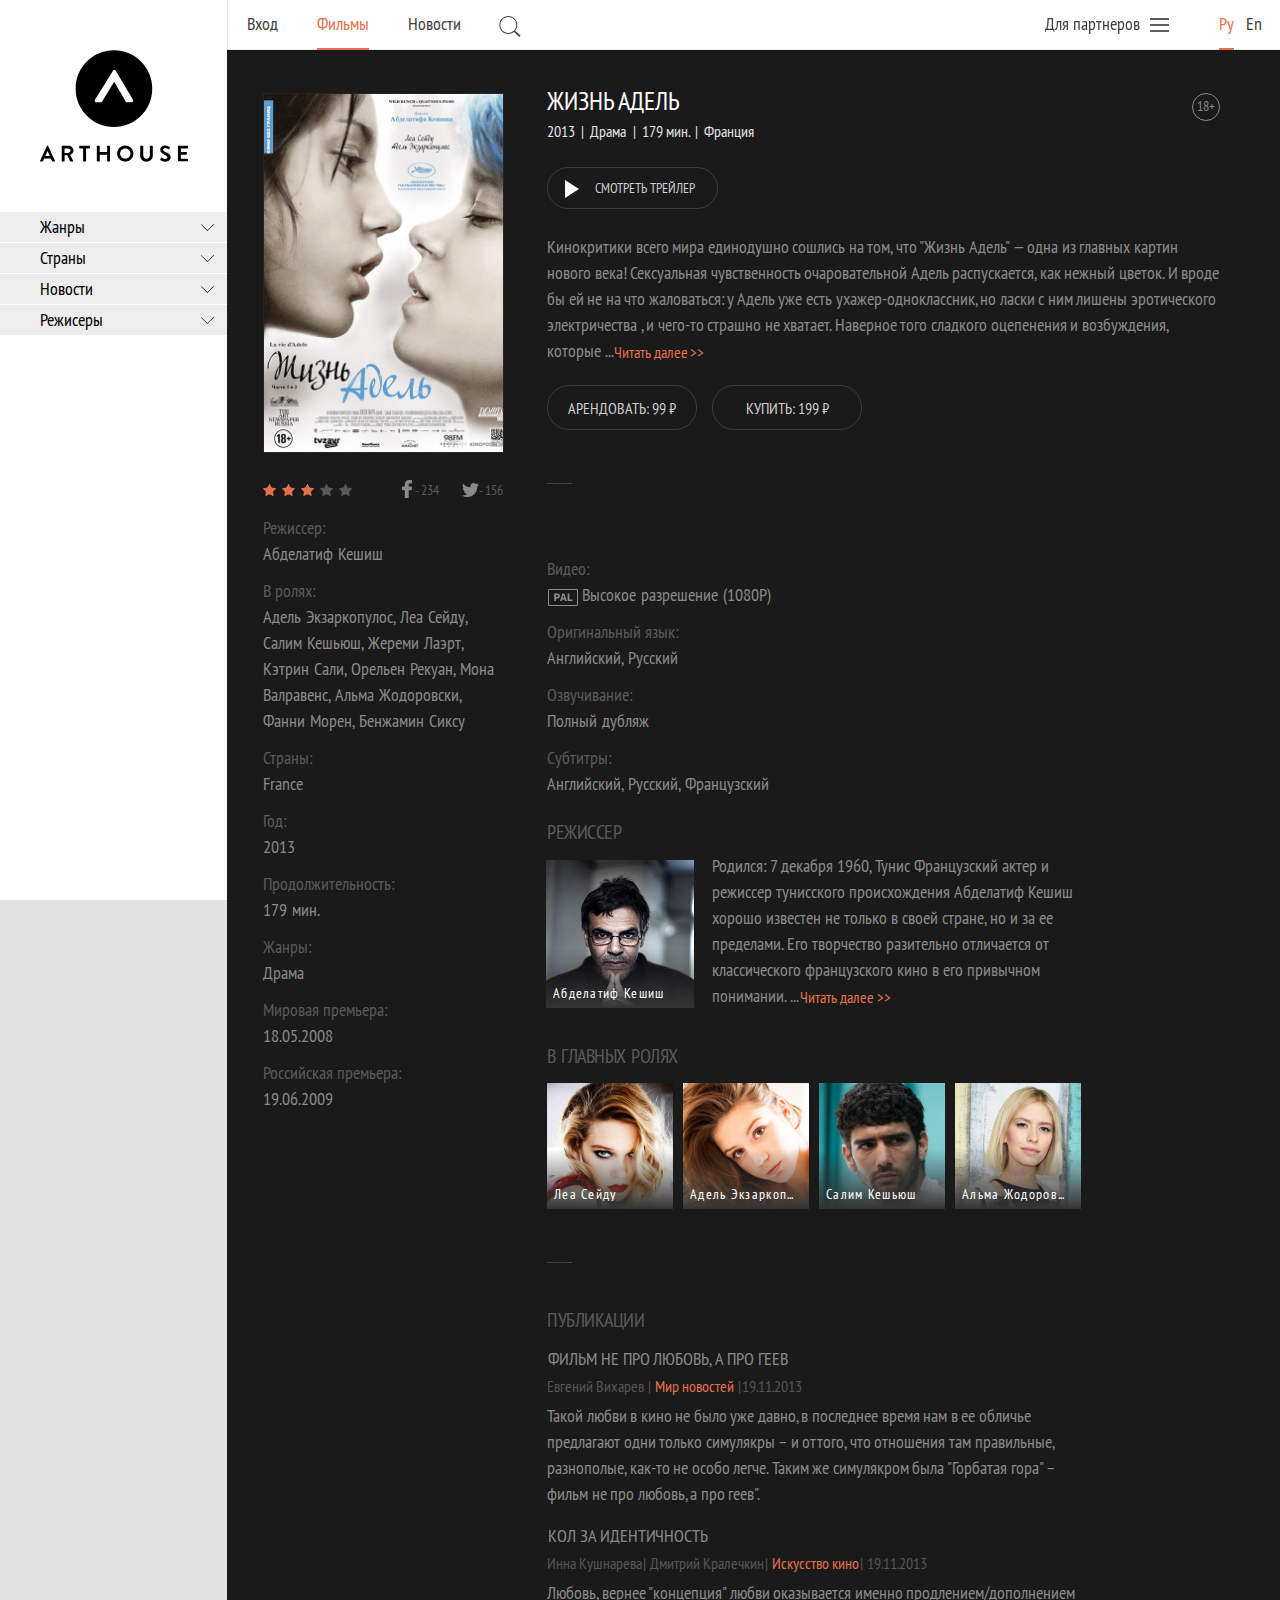
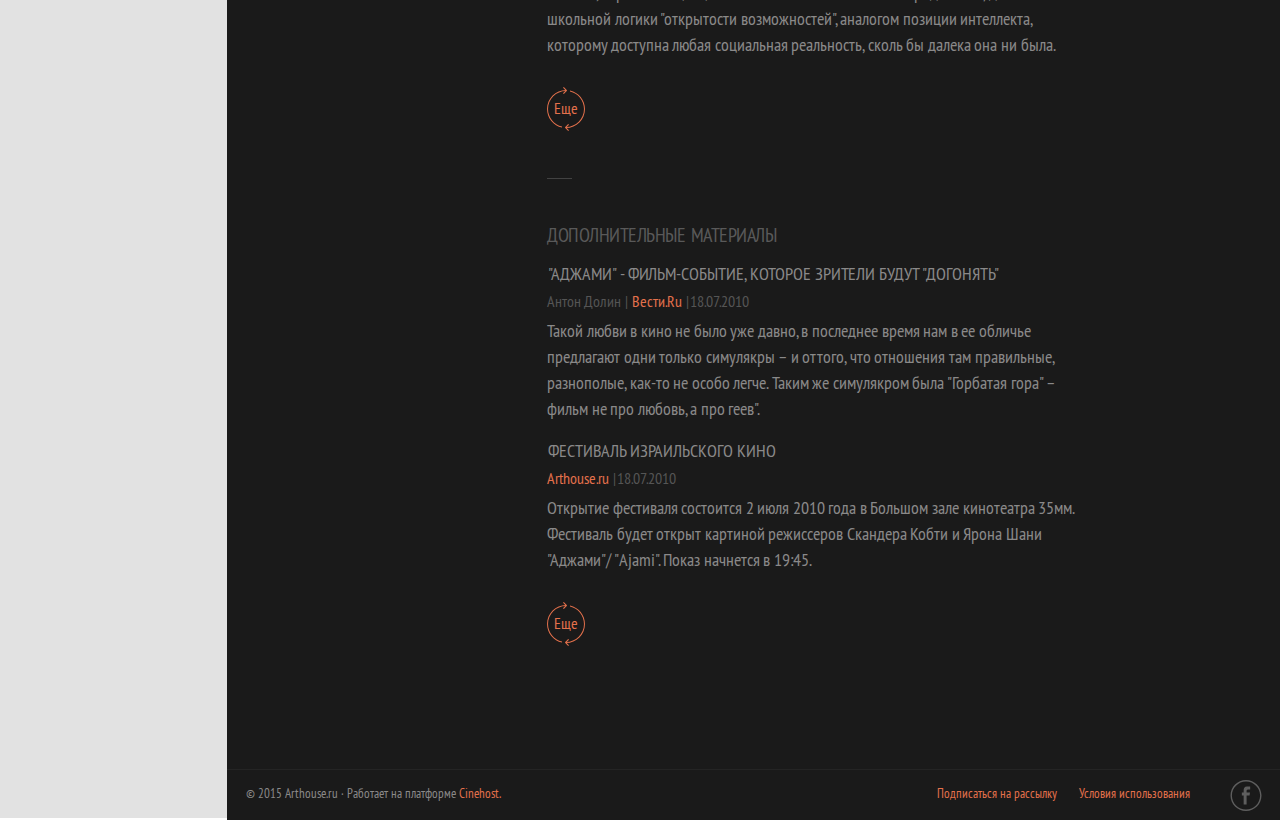
<file: film-inner.html>
<!DOCTYPE html>
<!--[if lt IE 7]><html class="no-js lt-ie9 lt-ie8 lt-ie7" xmlns="http://www.w3.org/1999/xhtml" lang="ru" xml:lang="ru"></html><![endif]-->
<!--[if IE 7]><html class="no-js lt-ie9 lt-ie8" xmlns="http://www.w3.org/1999/xhtml" lang="ru" xml:lang="ru"></html><![endif]-->
<!--[if IE 8]><html class="no-js lt-ie9" xmlns="http://www.w3.org/1999/xhtml" lang="ru" xml:lang="ru"></html><![endif]-->
<!--[if gt IE 8]><!--><html class="no-js" xmlns="http://www.w3.org/1999/xhtml" lang="ru" xml:lang="ru"><!--<![endif]-->
	<head>
		<meta http-equiv="Content-Type" content="text/html; charset=UTF-8"/>
		<!--[if IE]><meta http-equiv="X-UA-Compatible" content="IE=edge,chrome=1"/><![endif]-->
		<title>ARTHOUSE FILMS</title>
		<meta name="viewport" content="width=device-width, initial-scale=1, maximum-scale=1">
		<meta property="fb:admins" content=""/>
		<meta property="fb:app_id" content="1579175778983339"/>
		<meta property="og:type" content="website"/>
		<meta property="og:title" content="ARTHOUSE FILMS"/>
		<meta property="og:description" content="ARTHOUSE FILMS"/>
		<meta property="og:url" content="http://www.arthouse.ru/"/>
		<meta property="og:image" content="img/ARTHOUSE-FILMS-home.jpg"/>
		<meta name="description" content="ARTHOUSE FILMS"/>
		<meta name="keywords" content="ARTHOUSE FILMS"/>
		<meta name="SKYPE_TOOLBAR" content="SKYPE_TOOLBAR_PARSER_COMPATIBLE"/>
		<meta name="msapplication-TileColor" content="#ffffff" />
		<meta name="msapplication-TileImage" content="img/WebClip/ARTHOUSE-FILMS-ms-icon-144x144.png" />
		<meta name="theme-color" content="#ffffff" />
		<meta name="msapplication-config" content="img/WebClip/ARTHOUSE-FILMS-browserconfig.xml" />
		<link type="text/css" rel="stylesheet" href="css/reset.css"/>
		<link type="text/css" rel="stylesheet" href="css/jquery.mCustomScrollbar.min.css"/>
		<link type="text/css" rel="stylesheet" href="css/owl.carousel.css"/>
		<link type="text/css" rel="stylesheet" href="css/owl.theme.css"/>
		<link type="text/css" rel="stylesheet" href="css/owl.transitions.css"/>
		<link type="text/css" rel="stylesheet" href="css/select-theme-dark.css"/>
		<link type="text/css" rel="stylesheet" href="css/font-ptsans.css"/>
		<link type="text/css" rel="stylesheet" href="css/style.css"/>
		<link type="text/css" rel="stylesheet" href="css/device-detect.css"/>
		<link type="text/css" rel="stylesheet" href="css/style-chrome.css"/>
		<link rel="apple-touch-icon" href="img/WebClip/ARTHOUSE-FILMS-apple-icon-57x57.png" sizes="57x57" />
		<link rel="apple-touch-icon" href="img/WebClip/ARTHOUSE-FILMS-apple-icon-60x60.png" sizes="60x60" />
		<link rel="apple-touch-icon" href="img/WebClip/ARTHOUSE-FILMS-apple-icon-72x72.png" sizes="72x72" />
		<link rel="apple-touch-icon" href="img/WebClip/ARTHOUSE-FILMS-apple-icon-76x76.png" sizes="76x76"/>
		<link rel="apple-touch-icon" href="img/WebClip/ARTHOUSE-FILMS-apple-icon-114x114.png" sizes="114x114"/>
		<link rel="apple-touch-icon" href="img/WebClip/ARTHOUSE-FILMS-apple-icon-120x120.png" sizes="120x120"/>
		<link rel="apple-touch-icon" href="img/WebClip/ARTHOUSE-FILMS-apple-icon-144x144.png" sizes="144x144"/>
		<link rel="apple-touch-icon" href="img/WebClip/ARTHOUSE-FILMS-apple-icon-152x152.png" sizes="152x152"/>
		<link rel="apple-touch-icon" href="img/WebClip/ARTHOUSE-FILMS-apple-icon-180x180.png" sizes="180x180"/>
		<link rel="apple-touch-icon-precomposed" href="img/WebClip/ARTHOUSE-FILMS-icon-144x144-pre.png" sizes="144x144"/>
		<link rel="apple-touch-icon-precomposed" href="img/WebClip/ARTHOUSE-FILMS-icon-120x120-pre.png" sizes="120x120"/>
		<link rel="apple-touch-icon-precomposed" href="img/WebClip/ARTHOUSE-FILMS-icon-114x114-pre.png" sizes="114x114"/>
		<link rel="apple-touch-icon-precomposed" href="img/WebClip/ARTHOUSE-FILMS-icon-72x72-pre.png" sizes="72x72"/>
		<link rel="apple-touch-icon-precomposed" href="img/WebClip/ARTHOUSE-FILMS-icon-57x57-pre.png" sizes="57x57"/>
		<link type="image/png" rel="icon" href="img/WebClip/ARTHOUSE-FILMS-favicon-16x16.png" sizes="16x16"/>
		<link type="image/png" rel="icon" href="img/WebClip/ARTHOUSE-FILMS-favicon-32x32.png" sizes="32x32"/>
		<link type="image/png" rel="icon" href="img/WebClip/ARTHOUSE-FILMS-favicon-96x96.png" sizes="96x96"/>
		<link type="image/png" rel="icon" href="img/WebClip/ARTHOUSE-FILMS-favicon-192x192.png" sizes="192x192"/>
		<link rel="manifest" href="img/WebClip/ARTHOUSE-FILMS-manifest.json" />
		<link type="image/x-icon" href="img/WebClip/ARTHOUSE-FILMS-favicon.ico" rel="shortcut icon"/>
		<link type="image/x-icon" href="img/WebClip/ARTHOUSE-FILMS-favicon.ico" rel="icon"/>
		<!--[if IE]><script type="text/javascript" charset="utf-8" src="js/html5shiv.min.js"></script><![endif]-->
	</head>
	<body id="top">

		<!--||||||||||||||||MAIN-FIX-TOP||||||||||||||||-->
		<div class="MAIN-FIX-TOP">
			<div class="MAIN-FIX-TOP-FIX">
				<div class="main-fix-top-fix-pad">
					<div class="top-menu-place">

						<!--top-bar-size-->
						<div class="top-bar-size">

							<div class="bottom-line"></div>
							<div class="left-line"></div>

							<div class="top-bar-size-left">
								<div class="top-bar-size-left-pad">

									<ul class="top-left-list">
										<li class="top-left-item">
											<div class="top-left-item-pad">
												<a href="#" class="top-left-item-link">
													<span class="top-left-item-link-span">
														Вход
													</span>
													<span class="menu-bottom-line"></span>
												</a>
											</div>
										</li>
										<li class="top-left-item current">
											<div class="top-left-item-pad">
												<a href="#" class="top-left-item-link">
													<span class="top-left-item-link-span">
														Фильмы
													</span>
													<span class="menu-bottom-line"></span>
												</a>
											</div>
										</li>
										<li class="top-left-item">
											<div class="top-left-item-pad">
												<a href="#" class="top-left-item-link">
													<span class="top-left-item-link-span">
														Новости
													</span>
													<span class="menu-bottom-line"></span>
												</a>
											</div>
										</li>
										<li class="top-left-item">

											<!--search-bar-->
											<div class="search-bar">
												<div class="search-bar-left">
													<a href="#" class="search-btn-cell">
														<span class="search-btn-cell-pad">
															<span class="search-icon-2">
																<svg class="search-icon-svg-2" id="search-icon-svg-2" width="22" height="21" viewBox="0 0 1040 1024" version="1.1" xmlns="http://www.w3.org/2000/svg" xmlns:xlink="http://www.w3.org/1999/xlink">
																	<path class="path1" d="M437.385 0c-241.558 0-437.385 195.827-437.385 437.385 0 241.565 195.827 437.385 437.385 437.385 241.565 0 437.385-195.824 437.385-437.385 0-241.558-195.821-437.385-437.385-437.385zM437.385 826.172c-214.724 0-388.787-174.066-388.787-388.787s174.066-388.787 388.787-388.787 388.787 174.066 388.787 388.787-174.063 388.787-388.787 388.787z"></path>
																	<path class="path2" d="M690.123 741.969l48.599-48.599 300.94 261.897-68.729 68.733-280.809-282.031z"></path>
																</svg>
															</span>
														</span>
													</a>
												</div>
												<div class="search-bar-right">
													<div class="search-bar-right-pad">
														<input type="text" class="default-search-inp" value="" placeholder="Поиск"/>
													</div>
												</div>
											</div>
											<!--/search-bar-->

											<div class="top-left-item-pad">
												<a href="#" class="top-left-item-link search-symb">
													<span class="top-left-item-link-n-pad">
														<span class="search-icon">
															<svg class="search-icon-svg" id="search-icon-svg" width="22" height="21" viewBox="0 0 1040 1024" version="1.1" xmlns="http://www.w3.org/2000/svg" xmlns:xlink="http://www.w3.org/1999/xlink">
																<path class="path1" d="M437.385 0c-241.558 0-437.385 195.827-437.385 437.385 0 241.565 195.827 437.385 437.385 437.385 241.565 0 437.385-195.824 437.385-437.385 0-241.558-195.821-437.385-437.385-437.385zM437.385 826.172c-214.724 0-388.787-174.066-388.787-388.787s174.066-388.787 388.787-388.787 388.787 174.066 388.787 388.787-174.063 388.787-388.787 388.787z"></path>
																<path class="path2" d="M690.123 741.969l48.599-48.599 300.94 261.897-68.729 68.733-280.809-282.031z"></path>
															</svg>
														</span>
													</span>
												</a>
											</div>

										</li>
									</ul>
								</div>
							</div>
							<div class="top-bar-size-right">

								<!--top-right-two-col-->
								<div class="top-right-two-col">
									<div class="top-right-two-col-left">
										<a href="#" class="dd-link">
											<span class="dd-link-txt">
												Для партнеров
												<span class="menu-icon-place">
													<svg class="menu-icon-svg" id="menu-icon-svg" viewBox="0 0 1390 1024">
														<path class="path1" d="M0 438.858h1389.704v146.287h-1389.704v-146.287z"></path>
														<path class="path2" d="M0 877.713h1389.704v146.287h-1389.704v-146.287z"></path>
														<path class="path3" d="M0 0h1389.704v146.287h-1389.704v-146.287z"></path>
													</svg>
												</span>
											</span>
										</a>

										<!--dd-->
										<div class="dd">
											<div class="dd-pad">
												<ul class="dd-menu-list">
													<li class="dd-menu-item">
														<a href="#" class="dd-menu-item-link">
															<span class="dd-menu-item-link-txt">
																В Кино
															</span>
														</a>
													</li>
													<li class="dd-menu-item">
														<a href="#" class="dd-menu-item-link">
															<span class="dd-menu-item-link-txt">
																Каталог
															</span>
														</a>
													</li>
													<li class="dd-menu-item">
														<a href="#" class="dd-menu-item-link">
															<span class="dd-menu-item-link-txt">
																О Компании
															</span>
														</a>
													</li>
												</ul>
											</div>
										</div>
										<!--/dd-->

									</div>
									<div class="top-right-two-col-right">
										<!--language-place-->
										<ul class="lang-list">
											<li class="lang-item current">
												<a href="#" class="lang-item-link">
													<span class="lang-item-link-txt">Ру</span>
													<span class="lang-bottom-line"></span>
												</a>
											</li>
											<li class="lang-item">
												<a href="#" class="lang-item-link">
													<span class="lang-item-link-txt">En</span>
													<span class="lang-bottom-line"></span>
												</a>
											</li>
										</ul>
										<!--/language-place-->
									</div>
								</div>
								<!--/top-right-two-col-->

							</div>
						</div>
						<!--/top-bar-size-->

					</div>
				</div>
			</div>
		</div>
		<!--||||||||||||||||/MAIN-FIX-TOP||||||||||||||||-->



		<!--========================-->
		<!--=======MAIN-CARCASS=======-->
		<!--========================-->
		<div class="MAIN-CARCASS">
			<div class="MAIN-FIX-CARCASS">

				<!--|||||||||||||||||||||||||MAIN-FIX-LEFT|||||||||||||||||||||||-->
				<div class="MAIN-FIX-LEFT">
					<!--LEFT-BAR-SCROLL-PLACE-->
					<div class="LEFT-BAR-SCROLL-PLACE">
						<div class="LEFT-BAR-pad">

							<!--logo-place-->
							<div class="logo-place">
								<div class="logo-place-pad">
									<a href="#" class="logo-link hta" title="ATHOUSE FILMS">
										<span class="ARTHOUSE-LOGO-SVG-CELL">
											<svg class="ARTHOUSE-LOGO-SVG" width="148" height="112" id="ARTHOUSE-LOGO-SVG" version="1.1" xmlns="http://www.w3.org/2000/svg" xmlns:xlink="http://www.w3.org/1999/xlink" viewBox="0 0 1362 1024">
												<path class="path1" d="M0.477 1016.423l64.889-138.785c0.477-1.403 1.899-2.367 3.321-2.367h1.899c1.899 0 2.834 0.954 3.311 2.367l63.944 138.785c1.422 2.853-0.468 5.21-3.321 5.21h-17.997c-3.311 0-4.733-1.422-6.155-4.265l-10.42-22.272h-61.568l-10.42 22.272c-0.945 1.899-2.844 4.265-6.164 4.265h-17.997c-2.834 0-4.733-2.367-3.321-5.21zM90.472 972.366l-20.841-45.461h-0.477l-20.364 45.461h41.681z"></path>
												<path class="path2" d="M198.931 881.427c0-1.89 1.899-3.788 3.788-3.788h59.678c25.106 0 45.47 19.896 45.47 44.057 0 18.942-12.787 34.582-30.784 41.691l28.417 52.102c1.422 2.844 0 6.155-3.311 6.155h-21.785c-1.899 0-2.844-0.954-3.311-1.899l-27.473-54.468h-23.207v52.579c0 1.89-1.899 3.788-3.788 3.788h-18.951c-2.357 0-3.788-1.899-3.788-3.788v-136.418l-0.954-0.009zM260.031 943.481c10.897 0 20.841-9.476 20.841-20.841 0-10.897-9.476-19.887-20.841-19.887h-34.105v41.195h34.105v-0.468z"></path>
												<path class="path3" d="M396.908 902.277h-32.206c-2.367 0-3.788-1.899-3.788-3.788v-17.061c0-1.89 1.899-3.788 3.788-3.788h90.939c2.367 0 3.798 1.899 3.798 3.788v17.061c0 1.89-1.899 3.788-3.798 3.788h-31.729v115.569c0 1.89-1.899 3.788-3.798 3.788h-19.41c-1.899 0-3.798-1.899-3.798-3.788v-115.569z"></path>
												<path class="path4" d="M522.897 881.427c0-1.89 1.899-3.788 3.788-3.788h19.419c2.367 0 3.788 1.899 3.788 3.788v54.468h67.732v-54.468c0-1.89 1.899-3.788 3.798-3.788h18.942c1.89 0 3.788 1.899 3.788 3.788v136.418c0 1.89-1.899 3.788-3.788 3.788h-18.942c-2.376 0-3.798-1.899-3.798-3.788v-56.835h-67.732v56.835c0 1.89-1.899 3.788-3.788 3.788h-19.419c-1.89 0-3.788-1.899-3.788-3.788v-136.418z"></path>
												<path class="path5" d="M784.818 875.758c41.672 0 74.832 33.151 74.832 74.355s-33.16 73.887-74.832 73.887c-41.681 0-74.832-32.683-74.832-73.887s33.151-74.355 74.832-74.355zM784.818 996.995c26.051 0 47.836-21.308 47.836-47.35 0-26.060-21.785-47.369-47.836-47.369s-47.836 21.785-47.836 47.369c0 26.042 21.785 47.35 47.836 47.35z"></path>
												<path class="path6" d="M922.64 881.427c0-1.89 1.89-3.788 3.788-3.788h19.896c2.376 0 3.779 1.899 3.779 3.788v84.317c0 17.511 11.851 31.252 30.335 31.252 18.465 0 30.307-13.741 30.307-31.252v-84.317c0-1.89 1.88-3.788 3.788-3.788h19.896c1.899 0 3.779 1.899 3.779 3.788v85.748c0 31.252-25.097 56.826-58.257 56.826-32.683 0-57.789-25.106-57.789-56.826v-85.748h0.477z"></path>
												<path class="path7" d="M1107.363 1001.738l7.577-12.796c1.899-2.834 5.219-2.834 7.109-1.413 0.945 0.477 17.997 12.796 31.252 12.796 10.897 0 18.942-7.1 18.942-15.64 0-10.411-8.999-17.511-26.519-24.629-19.428-8.054-39.324-20.364-39.324-44.516 0-18.483 13.75-39.315 46.892-39.315 21.308 0 37.416 10.888 41.672 13.732 1.899 1.413 2.853 4.742 1.431 6.632l-8.054 11.842c-1.899 2.367-4.752 4.265-7.109 2.367-1.899-0.945-17.511-11.365-28.885-11.365-11.842 0-18.465 8.045-18.465 14.218 0 9.466 7.568 16.098 24.62 23.198 20.373 8.054 43.58 19.896 43.58 46.415 0 21.318-18.483 40.737-47.836 40.737-26.051 0-41.681-12.31-45.947-16.098-1.89-1.899-2.825-2.862-0.936-6.164z"></path>
												<path class="path8" d="M1269.355 881.427c0-1.89 1.88-3.788 3.779-3.788h84.775c2.376 0 3.788 1.899 3.788 3.788v17.061c0 1.89-1.89 3.788-3.788 3.788h-61.577v33.618h51.634c1.899 0 3.788 1.908 3.788 3.798v17.043c0 2.367-1.89 3.788-3.788 3.788h-51.634v36.003h61.577c2.376 0 3.788 1.89 3.788 3.788v17.043c0 1.899-1.89 3.788-3.788 3.788h-84.775c-2.376 0-3.779-1.89-3.779-3.788v-135.932z"></path>
												<path class="path9" d="M680.615 0c-194.657 0-352.384 157.718-352.384 352.384s157.727 352.384 352.384 352.384c194.666 0 352.384-157.709 352.384-352.384 0.477-194.657-157.718-352.384-352.384-352.384zM843.066 478.372c-11.356 0-8.522 0-40.727 0-5.192 0-10.888-3.788-13.255-8.522l-106.57-180.457-110.358 180.457c-2.367 4.733-7.577 8.054-13.741 8.054-32.206 0-28.417 0-40.727 0-8.054 0-13.264-5.21-14.209-11.365-0.945-3.311-0.468-7.577 1.899-11.365l41.204-65.843 121.733-197.977c2.367-3.788 8.522-11.842 13.255-11.842h3.779c4.752 0 10.897 7.586 13.273 11.374l157.241 262.857c0.954 1.422 1.422 2.376 1.899 3.788 1.89 4.733 0.954 9.943-1.899 13.741-2.853 4.256-7.118 7.1-12.796 7.1z"></path>
											</svg>
										</span>
									</a>
								</div>
							</div>
							<!--/logo-place-->

							<!--MAIN-ACCORD-MENU-CELL-->
							<div class="MAIN-ACCORD-MENU-CELL">
								<div class="main-accord-menu-cell-pad">
									<ul class="accord-menu">
										<li class="accord-menu-item">
											<div class="accord-cat">
												<a href="#" class="accord-cat-link">
													<span class="accord-cat-link-txt">
														Жанры
													</span>
													<span class="menu-arrow">
														<span class="menu-arrow-svg-cell">
															<svg class="menu-arrow-svg" id="menu-arrow-svg" width="13" height="7" viewBox="0 0 1922 1024" version="1.1" xmlns="http://www.w3.org/2000/svg" xmlns:xlink="http://www.w3.org/1999/xlink">
																<path class="path1" d="M0 82.044l64.852-64.852 941.949 941.956-64.852 64.852-941.949-941.956z"></path>
																<path class="path2" d="M1922.474 65.032l-65.032-65.032-944.632 944.632 65.032 65.032 944.632-944.632z"></path>
															</svg>
														</span>
													</span>
												</a>
											</div>
											<!--sub-cat-list-->
											<div class="sub-cat-list-cell">
												<div class="sub-cat-list-cell-height-detect-SCROLL">
													<div class="sub-cat-list-cell-height-detect">
														<ul class="sub-cat-list">
															<li class="sub-cat-item">
																<a href="#" class="sub-cat-item-link">
																	<span class="sub-cat-item-link-txt">
																		Мистика
																	</span>
																</a>
															</li>
															<li class="sub-cat-item">
																<a href="#" class="sub-cat-item-link">
																	<span class="sub-cat-item-link-txt">
																		Анимация
																	</span>
																</a>
															</li>
															<li class="sub-cat-item">
																<a href="#" class="sub-cat-item-link">
																	<span class="sub-cat-item-link-txt">
																		Биография
																	</span>
																</a>
															</li>
															<li class="sub-cat-item">
																<a href="#" class="sub-cat-item-link">
																	<span class="sub-cat-item-link-txt">
																		Вестерн
																	</span>
																</a>
															</li>
															<li class="sub-cat-item">
																<a href="#" class="sub-cat-item-link">
																	<span class="sub-cat-item-link-txt">
																		Война
																	</span>
																</a>
															</li>
															<li class="sub-cat-item">
																<a href="#" class="sub-cat-item-link">
																	<span class="sub-cat-item-link-txt">
																		Детектив
																	</span>
																</a>
															</li>
															<li class="sub-cat-item">
																<a href="#" class="sub-cat-item-link">
																	<span class="sub-cat-item-link-txt">
																		Детское
																	</span>
																</a>
															</li>
															<li class="sub-cat-item">
																<a href="#" class="sub-cat-item-link">
																	<span class="sub-cat-item-link-txt">
																		Документальный
																	</span>
																</a>
															</li>
															<li class="sub-cat-item">
																<a href="#" class="sub-cat-item-link">
																	<span class="sub-cat-item-link-txt">
																		Драма
																	</span>
																</a>
															</li>
															<li class="sub-cat-item">
																<a href="#" class="sub-cat-item-link">
																	<span class="sub-cat-item-link-txt">
																		История
																	</span>
																</a>
															</li>
															<li class="sub-cat-item">
																<a href="#" class="sub-cat-item-link">
																	<span class="sub-cat-item-link-txt">
																		Комедия
																	</span>
																</a>
															</li>
															<li class="sub-cat-item">
																<a href="#" class="sub-cat-item-link">
																	<span class="sub-cat-item-link-txt">
																		Криминал
																	</span>
																</a>
															</li>
															<li class="sub-cat-item">
																<a href="#" class="sub-cat-item-link">
																	<span class="sub-cat-item-link-txt">
																		Музыка
																	</span>
																</a>
															</li>
															<li class="sub-cat-item">
																<a href="#" class="sub-cat-item-link">
																	<span class="sub-cat-item-link-txt">
																		Научная Фантастика
																	</span>
																</a>
															</li>
															<li class="sub-cat-item">
																<a href="#" class="sub-cat-item-link">
																	<span class="sub-cat-item-link-txt">
																		Нуар
																	</span>
																</a>
															</li>
															<li class="sub-cat-item">
																<a href="#" class="sub-cat-item-link">
																	<span class="sub-cat-item-link-txt">
																		Романтика
																	</span>
																</a>
															</li>
															<li class="sub-cat-item">
																<a href="#" class="sub-cat-item-link">
																	<span class="sub-cat-item-link-txt">
																		Спорт
																	</span>
																</a>
															</li>
															<li class="sub-cat-item">
																<a href="#" class="sub-cat-item-link">
																	<span class="sub-cat-item-link-txt">
																		Триллер
																	</span>
																</a>
															</li>
															<li class="sub-cat-item">
																<a href="#" class="sub-cat-item-link">
																	<span class="sub-cat-item-link-txt">
																		Ужасы
																	</span>
																</a>
															</li>
															<li class="sub-cat-item">
																<a href="#" class="sub-cat-item-link">
																	<span class="sub-cat-item-link-txt">
																		Фентези
																	</span>
																</a>
															</li>
															<li class="sub-cat-item">
																<a href="#" class="sub-cat-item-link">
																	<span class="sub-cat-item-link-txt">
																		Экспериментальное
																	</span>
																</a>
															</li>
															<li class="sub-cat-item">
																<a href="#" class="sub-cat-item-link">
																	<span class="sub-cat-item-link-txt">
																		Экшн и Приключения
																	</span>
																</a>
															</li>
															<li class="sub-cat-item">
																<a href="#" class="sub-cat-item-link">
																	<span class="sub-cat-item-link-txt">
																		Эротика
																	</span>
																</a>
															</li>
														</ul>
													</div>
												</div>
											</div>
											<!--/sub-cat-list-->

										</li>
										<li class="accord-menu-item">
											<div class="accord-cat">
												<a href="#" class="accord-cat-link">
													<span class="accord-cat-link-txt">
														Страны
													</span>
													<span class="menu-arrow">
														<span class="menu-arrow-svg-cell">
															<svg class="menu-arrow-svg" id="menu-arrow-svg" width="13" height="7" viewBox="0 0 1922 1024" version="1.1" xmlns="http://www.w3.org/2000/svg" xmlns:xlink="http://www.w3.org/1999/xlink">
																<path class="path1" d="M0 82.044l64.852-64.852 941.949 941.956-64.852 64.852-941.949-941.956z"></path>
																<path class="path2" d="M1922.474 65.032l-65.032-65.032-944.632 944.632 65.032 65.032 944.632-944.632z"></path>
															</svg>
														</span>
													</span>
												</a>
											</div>
											<!--sub-cat-list--><div class="sub-cat-list-cell"><div class="sub-cat-list-cell-height-detect-SCROLL"><div class="sub-cat-list-cell-height-detect"><ul class="sub-cat-list"><li class="sub-cat-item"><a href="#" class="sub-cat-item-link"><span class="sub-cat-item-link-txt">Мистика</span></a></li><li class="sub-cat-item"><a href="#" class="sub-cat-item-link"><span class="sub-cat-item-link-txt">Анимация</span></a></li><li class="sub-cat-item"><a href="#" class="sub-cat-item-link"><span class="sub-cat-item-link-txt">Биография</span></a></li><li class="sub-cat-item"><a href="#" class="sub-cat-item-link"><span class="sub-cat-item-link-txt">Вестерн</span></a></li><li class="sub-cat-item"><a href="#" class="sub-cat-item-link"><span class="sub-cat-item-link-txt">Война</span></a></li><li class="sub-cat-item"><a href="#" class="sub-cat-item-link"><span class="sub-cat-item-link-txt">Детектив</span></a></li><li class="sub-cat-item"><a href="#" class="sub-cat-item-link"><span class="sub-cat-item-link-txt">Детское</span></a></li><li class="sub-cat-item"><a href="#" class="sub-cat-item-link"><span class="sub-cat-item-link-txt">Документальный</span></a></li><li class="sub-cat-item"><a href="#" class="sub-cat-item-link"><span class="sub-cat-item-link-txt">Драма</span></a></li><li class="sub-cat-item"><a href="#" class="sub-cat-item-link"><span class="sub-cat-item-link-txt">История</span></a></li><li class="sub-cat-item"><a href="#" class="sub-cat-item-link"><span class="sub-cat-item-link-txt">Комедия</span></a></li><li class="sub-cat-item"><a href="#" class="sub-cat-item-link"><span class="sub-cat-item-link-txt">Криминал</span></a></li><li class="sub-cat-item"><a href="#" class="sub-cat-item-link"><span class="sub-cat-item-link-txt">Музыка</span></a></li><li class="sub-cat-item"><a href="#" class="sub-cat-item-link"><span class="sub-cat-item-link-txt">Научная Фантастика</span></a></li><li class="sub-cat-item"><a href="#" class="sub-cat-item-link"><span class="sub-cat-item-link-txt">Нуар</span></a></li><li class="sub-cat-item"><a href="#" class="sub-cat-item-link"><span class="sub-cat-item-link-txt">Романтика</span></a></li><li class="sub-cat-item"><a href="#" class="sub-cat-item-link"><span class="sub-cat-item-link-txt">Спорт</span></a></li><li class="sub-cat-item"><a href="#" class="sub-cat-item-link"><span class="sub-cat-item-link-txt">Триллер</span></a></li><li class="sub-cat-item"><a href="#" class="sub-cat-item-link"><span class="sub-cat-item-link-txt">Ужасы</span></a></li><li class="sub-cat-item"><a href="#" class="sub-cat-item-link"><span class="sub-cat-item-link-txt">Фентези</span></a></li><li class="sub-cat-item"><a href="#" class="sub-cat-item-link"><span class="sub-cat-item-link-txt">Экспериментальное</span></a></li><li class="sub-cat-item"><a href="#" class="sub-cat-item-link"><span class="sub-cat-item-link-txt">Экшн и Приключения</span></a></li><li class="sub-cat-item"><a href="#" class="sub-cat-item-link"><span class="sub-cat-item-link-txt">Эротика</span></a></li></ul></div></div></div><!--/sub-cat-list-->
										</li>
										<li class="accord-menu-item">
											<div class="accord-cat">
												<a href="#" class="accord-cat-link">
													<span class="accord-cat-link-txt">
														Новости
													</span>
													<span class="menu-arrow">
														<span class="menu-arrow-svg-cell">
															<svg class="menu-arrow-svg" id="menu-arrow-svg" width="13" height="7" viewBox="0 0 1922 1024" version="1.1" xmlns="http://www.w3.org/2000/svg" xmlns:xlink="http://www.w3.org/1999/xlink">
																<path class="path1" d="M0 82.044l64.852-64.852 941.949 941.956-64.852 64.852-941.949-941.956z"></path>
																<path class="path2" d="M1922.474 65.032l-65.032-65.032-944.632 944.632 65.032 65.032 944.632-944.632z"></path>
															</svg>
														</span>
													</span>
												</a>
											</div>
											<!--sub-cat-list--><div class="sub-cat-list-cell"><div class="sub-cat-list-cell-height-detect-SCROLL"><div class="sub-cat-list-cell-height-detect"><ul class="sub-cat-list"><li class="sub-cat-item"><a href="#" class="sub-cat-item-link"><span class="sub-cat-item-link-txt">Мистика</span></a></li><li class="sub-cat-item"><a href="#" class="sub-cat-item-link"><span class="sub-cat-item-link-txt">Анимация</span></a></li><li class="sub-cat-item"><a href="#" class="sub-cat-item-link"><span class="sub-cat-item-link-txt">Биография</span></a></li><li class="sub-cat-item"><a href="#" class="sub-cat-item-link"><span class="sub-cat-item-link-txt">Вестерн</span></a></li><li class="sub-cat-item"><a href="#" class="sub-cat-item-link"><span class="sub-cat-item-link-txt">Война</span></a></li><li class="sub-cat-item"><a href="#" class="sub-cat-item-link"><span class="sub-cat-item-link-txt">Детектив</span></a></li><li class="sub-cat-item"><a href="#" class="sub-cat-item-link"><span class="sub-cat-item-link-txt">Детское</span></a></li><li class="sub-cat-item"><a href="#" class="sub-cat-item-link"><span class="sub-cat-item-link-txt">Документальный</span></a></li><li class="sub-cat-item"><a href="#" class="sub-cat-item-link"><span class="sub-cat-item-link-txt">Драма</span></a></li><li class="sub-cat-item"><a href="#" class="sub-cat-item-link"><span class="sub-cat-item-link-txt">История</span></a></li><li class="sub-cat-item"><a href="#" class="sub-cat-item-link"><span class="sub-cat-item-link-txt">Комедия</span></a></li><li class="sub-cat-item"><a href="#" class="sub-cat-item-link"><span class="sub-cat-item-link-txt">Криминал</span></a></li><li class="sub-cat-item"><a href="#" class="sub-cat-item-link"><span class="sub-cat-item-link-txt">Музыка</span></a></li><li class="sub-cat-item"><a href="#" class="sub-cat-item-link"><span class="sub-cat-item-link-txt">Научная Фантастика</span></a></li><li class="sub-cat-item"><a href="#" class="sub-cat-item-link"><span class="sub-cat-item-link-txt">Нуар</span></a></li><li class="sub-cat-item"><a href="#" class="sub-cat-item-link"><span class="sub-cat-item-link-txt">Романтика</span></a></li><li class="sub-cat-item"><a href="#" class="sub-cat-item-link"><span class="sub-cat-item-link-txt">Спорт</span></a></li><li class="sub-cat-item"><a href="#" class="sub-cat-item-link"><span class="sub-cat-item-link-txt">Триллер</span></a></li><li class="sub-cat-item"><a href="#" class="sub-cat-item-link"><span class="sub-cat-item-link-txt">Ужасы</span></a></li><li class="sub-cat-item"><a href="#" class="sub-cat-item-link"><span class="sub-cat-item-link-txt">Фентези</span></a></li><li class="sub-cat-item"><a href="#" class="sub-cat-item-link"><span class="sub-cat-item-link-txt">Экспериментальное</span></a></li><li class="sub-cat-item"><a href="#" class="sub-cat-item-link"><span class="sub-cat-item-link-txt">Экшн и Приключения</span></a></li><li class="sub-cat-item"><a href="#" class="sub-cat-item-link"><span class="sub-cat-item-link-txt">Эротика</span></a></li></ul></div></div></div><!--/sub-cat-list-->
										</li>
										<li class="accord-menu-item">
											<div class="accord-cat">
												<a href="#" class="accord-cat-link">
													<span class="accord-cat-link-txt">
														Режисеры
													</span>
													<span class="menu-arrow">
														<span class="menu-arrow-svg-cell">
															<svg class="menu-arrow-svg" id="menu-arrow-svg" width="13" height="7" viewBox="0 0 1922 1024" version="1.1" xmlns="http://www.w3.org/2000/svg" xmlns:xlink="http://www.w3.org/1999/xlink">
																<path class="path1" d="M0 82.044l64.852-64.852 941.949 941.956-64.852 64.852-941.949-941.956z"></path>
																<path class="path2" d="M1922.474 65.032l-65.032-65.032-944.632 944.632 65.032 65.032 944.632-944.632z"></path>
															</svg>
														</span>
													</span>
												</a>
											</div>
											<!--sub-cat-list--><div class="sub-cat-list-cell"><div class="sub-cat-list-cell-height-detect-SCROLL"><div class="sub-cat-list-cell-height-detect"><ul class="sub-cat-list"><li class="sub-cat-item"><a href="#" class="sub-cat-item-link"><span class="sub-cat-item-link-txt">Мистика</span></a></li><li class="sub-cat-item"><a href="#" class="sub-cat-item-link"><span class="sub-cat-item-link-txt">Анимация</span></a></li><li class="sub-cat-item"><a href="#" class="sub-cat-item-link"><span class="sub-cat-item-link-txt">Биография</span></a></li><li class="sub-cat-item"><a href="#" class="sub-cat-item-link"><span class="sub-cat-item-link-txt">Вестерн</span></a></li><li class="sub-cat-item"><a href="#" class="sub-cat-item-link"><span class="sub-cat-item-link-txt">Война</span></a></li><li class="sub-cat-item"><a href="#" class="sub-cat-item-link"><span class="sub-cat-item-link-txt">Детектив</span></a></li><li class="sub-cat-item"><a href="#" class="sub-cat-item-link"><span class="sub-cat-item-link-txt">Детское</span></a></li><li class="sub-cat-item"><a href="#" class="sub-cat-item-link"><span class="sub-cat-item-link-txt">Документальный</span></a></li><li class="sub-cat-item"><a href="#" class="sub-cat-item-link"><span class="sub-cat-item-link-txt">Драма</span></a></li><li class="sub-cat-item"><a href="#" class="sub-cat-item-link"><span class="sub-cat-item-link-txt">История</span></a></li><li class="sub-cat-item"><a href="#" class="sub-cat-item-link"><span class="sub-cat-item-link-txt">Комедия</span></a></li><li class="sub-cat-item"><a href="#" class="sub-cat-item-link"><span class="sub-cat-item-link-txt">Криминал</span></a></li><li class="sub-cat-item"><a href="#" class="sub-cat-item-link"><span class="sub-cat-item-link-txt">Музыка</span></a></li><li class="sub-cat-item"><a href="#" class="sub-cat-item-link"><span class="sub-cat-item-link-txt">Научная Фантастика</span></a></li><li class="sub-cat-item"><a href="#" class="sub-cat-item-link"><span class="sub-cat-item-link-txt">Нуар</span></a></li><li class="sub-cat-item"><a href="#" class="sub-cat-item-link"><span class="sub-cat-item-link-txt">Романтика</span></a></li><li class="sub-cat-item"><a href="#" class="sub-cat-item-link"><span class="sub-cat-item-link-txt">Спорт</span></a></li><li class="sub-cat-item"><a href="#" class="sub-cat-item-link"><span class="sub-cat-item-link-txt">Триллер</span></a></li><li class="sub-cat-item"><a href="#" class="sub-cat-item-link"><span class="sub-cat-item-link-txt">Ужасы</span></a></li><li class="sub-cat-item"><a href="#" class="sub-cat-item-link"><span class="sub-cat-item-link-txt">Фентези</span></a></li><li class="sub-cat-item"><a href="#" class="sub-cat-item-link"><span class="sub-cat-item-link-txt">Экспериментальное</span></a></li><li class="sub-cat-item"><a href="#" class="sub-cat-item-link"><span class="sub-cat-item-link-txt">Экшн и Приключения</span></a></li><li class="sub-cat-item"><a href="#" class="sub-cat-item-link"><span class="sub-cat-item-link-txt">Эротика</span></a></li></ul></div></div></div><!--/sub-cat-list-->
										</li>
									</ul>
								</div>
							</div>
							<!--/MAIN-ACCORD-MENU-CELL-->

						</div>
					</div>
					<!--/LEFT-BAR-SCROLL-PLACE-->
				</div>
				<!--|||||||||||||||||||||||||/MAIN-FIX-LEFT||||||||||||||||||||||-->

				<!--||| FILM INNER |||-->
				<div class="MAIN-FIX-CARCASS-PAD PR0">
					<!--MAIN-FIX-CENTER-->
					<div class="MAIN-FIX-CENTER BG-GRAY">

																							<!--======MAIN-CONTENT======-->
																							<div class="MAIN-CONTENT">
																								<div class="MAIN-CONTENT-PAD">
																									<div class="N-PAD-IN">

																										<!--inner-two-col-->
																										<div class="inner-two-col">

																											<!--inner-two-col-right-->
																											<div class="inner-two-col-right">

																												<div class="right-two-col">
																													<div class="right-two-col-left">
																														<div class="right-two-col-left-pad">

																															<!--main-title-->
																															<h1 class="main-title">
																																<span class="main-title-txt">
																																	ЖИЗНЬ АДЕЛЬ
																																</span>
																																<span class="age-symbol">
																																	<span class="age-symbol-txt">
																																		18+
																																	</span>
																																</span>
																															</h1>
																															<!--/main-title-->

																															<!--movie-short-info-->
																															<div class="movie-short-info">
																																<div class="movie-short-info-pad">
																																	<a href="#">2013</a> <span class="vSpacer">|</span> <a href="#">Драма</a> 
																																	<span class="vSpacer">|</span> 179 мин. 
																																	<span class="vSpacer">|</span> <a href="#">Франция</a>
																																</div>
																															</div>
																															<!--/movie-short-info-->

																															<!--play-btn-spacer-->
																															<div class="play-btn-spacer">
																																<div class="play-btn-spacer-pad">
																																	<a href="#" class="play-btn-link">
																																		<span href="#" class="play-btn-link-txt">
																																			<span class="ply-btn-icn">
																																				<svg class="ply-btn-icn-svg" id="ply-btn-icn-svg" width="14" height="18" version="1.1" xmlns="http://www.w3.org/2000/svg" xmlns:xlink="http://www.w3.org/1999/xlink" viewBox="0 0 796 1024">
																																					<path class="path1" d="M0 0l796.444 512-796.444 512v-1024z"></path>
																																				</svg>
																																			</span>
																																			СМОТРЕТЬ ТРЕЙЛЕР
																																		</span>
																																	</a>
																																</div>
																															</div>
																															<!--/play-btn-spacer-->

																															<div class="movie-short-description">
																																Кинокритики всего мира единодушно 
																																сошлись на том, что "Жизнь Адель" — одна из 
																																главных картин нового века! Сексуальная чувственность 
																																очаровательной Адель распускается, как нежный цветок. 
																																И вроде бы ей не на что жаловаться: у Адель уже есть 
																																ухажер-одноклассник, но ласки с ним лишены эротического 
																																электричества , и чего-то страшно не хватает. 
																																Наверное того сладкого оцепенения и возбуждения, 
																																которые ... <span class="movie-descr-read-more">Читать далее >></span>
																															</div>

																															<!--movie-btn-place-->
																															<div class="movie-btn-place">
																																<div class="movie-btn-place-pad">
																																	<ul class="movie-btn-list">
																																		<li class="movie-btn-item">
																																			<a href="#" class="movie-btn">
																																				<span class="movie-btn-txt">
																																					АРЕНДОВАТЬ:  99 ₽ 
																																				</span>
																																			</a>	
																																		</li>
																																		<li class="movie-btn-item">
																																			<a href="#" class="movie-btn">
																																				<span class="movie-btn-txt">
																																					КУПИТЬ:  199 ₽
																																				</span>
																																			</a>	
																																		</li>
																																	</ul>
																																</div>
																															</div>
																															<!--/movie-btn-place-->

																															<!--block-spacer-->
																															<div class="block-spacer">
																																<div class="block-spacer-line line-position"></div>
																															</div>
																															<!--block-spacer-->

																														</div>
																													</div>
																													<!--====================================-->
																													<!--============right-two-col-right============-->
																													<!--====================================-->
																													<div class="right-two-col-right">
																														<div class="right-two-col-right-pad">
																															<!--movie-details-listing-->
																															<div class="movie-details-listing">

																																<h3 class="movie-details-cat-title">
																																	<span class="movie-details-cat-title-txt">
																																		Видео:
																																	</span>
																																</h3>

																																<div class="movie-details">
																																	<a href="#">
																																	<span class="format-type"></span>
																																	Высокое разрешение (1080P)</a>
																																</div>

																																<h3 class="movie-details-cat-title">
																																	<span class="movie-details-cat-title-txt">
																																		Оригинальный язык:
																																	</span>
																																</h3>

																																<div class="movie-details">
																																	<a href="#">Английский</a>,
																																	<a href="#">Русский</a>
																																</div>

																																<h3 class="movie-details-cat-title">
																																	<span class="movie-details-cat-title-txt">
																																		Озвучивание:
																																	</span>
																																</h3>

																																<div class="movie-details">Полный дубляж</div>
																																<h3 class="movie-details-cat-title">
																																	<span class="movie-details-cat-title-txt">
																																		Субтитры:
																																	</span>
																																</h3>
																																<!--movie-details-->
																																<div class="movie-details">
																																	<a href="#">Английский</a>, 
																																	<a href="#">Русский</a>, 
																																	<a href="#">Французский</a>
																																</div>
																																<!--/movie-details-->
																															</div>
																															<!--/movie-details-listing-->
																														</div>
																													</div>
																													<!--====================================-->
																													<!--============/right-two-col-right============-->
																													<!--====================================-->

																												</div>

																												<!--=========================-->
																												<!--======MAIN-DESCRIPTION======-->
																												<!--=========================-->
																												<div class="MAIN-DESCRIPTION">
																													<div class="MAIN-DESCRIPTION-PAD">

																														<!--staff-list-cell-->
																														<div class="staff-list-cell">
																															<div class="staff-list-cell-pad">

																																<h3 class="section-title">
																																	<span class="section-title-txt">
																																		Режиссер
																																	</span>
																																</h3>

																																<div class="spacer"></div>

																																<!--people-two-col-->
																																<div class="people-two-col">
																																	<div class="people-two-col-left">
																																		<div class="people-two-col-left-pad">

																																			<figure class="people-image-figure">
																																				<a href="#" title="{name}" class="hta d-link">
																																					<img src="img/p1.jpg" 
																																								title="{name}" 
																																								alt="{name}" 
																																								width="148" 
																																								height="148" 
																																								class="hta resize-p-thumb"/>
																																					<figcaption class="people-image-figcaption">
																																						<h2 class="people-image-title">
																																							<span class="people-image-title-link hta" title="Абделатиф Кешиш">
																																								Абделатиф Кешиш
																																							</span>
																																						</h2>
																																					</figcaption>
																																				</a>
																																			</figure>

																																		</div>
																																	</div>
																																	<div class="people-two-col-right">
																																		<div class="people-two-col-right-pad">

																																			<div class="people-descr">
																																				Родился: 7 декабря 1960, Тунис Французский 
																																				актер и режиссер тунисского происхождения 
																																				Абделатиф Кешиш хорошо известен не 
																																				только в своей стране, но и за ее пределами. 
																																				Его творчество разительно отличается от классического 
																																				французского кино в его привычном понимании. ... 
																																				<a href="#" class="direct-read-more-link">Читать далее >></a>
																																			</div>

																																		</div>
																																	</div>
																																</div>
																																<!--/people-two-col-->

																																<div class="spacer-x-6"></div>

																																<h3 class="section-title">
																																	<span class="section-title-txt">
																																		В ГЛАВНЫХ РОЛЯХ
																																	</span>
																																</h3>

																																<div class="spacer-x-7"></div>

																																<!--+++++++++people-list-cell+++++++++-->
																																<div class="people-list-cell">
																																	<ul class="people-list">
																																		<li class="people-list-item">
																																			<div class="people-list-item-pad">
																																				<figure class="people-image-figure">
																																					<a href="#" title="Леа Сейду" class="hta d-link">
																																						<img src="img/p2.jpg" 
																																									title="Леа Сейду" 
																																									alt="Леа Сейду" 
																																									width="148" 
																																									height="148" 
																																									class="hta resize-p-thumb"/>
																																						<figcaption class="people-image-figcaption">
																																							<h2 class="people-image-title">
																																								<span class="people-image-title-link hta" title="Леа Сейду">
																																									Леа Сейду
																																								</span>
																																							</h2>
																																						</figcaption>
																																					</a>
																																				</figure>
																																			</div>
																																		</li>
																																		<li class="people-list-item">
																																			<div class="people-list-item-pad">
																																				<figure class="people-image-figure">
																																					<a href="#" title="Адель Экзаркопулос" class="hta d-link">
																																						<img src="img/p3.jpg" 
																																									title="Адель Экзаркопулос" 
																																									alt="Адель Экзаркопулос" 
																																									width="148" 
																																									height="148" 
																																									class="hta resize-p-thumb"/>
																																						<figcaption class="people-image-figcaption">
																																							<h2 class="people-image-title">
																																								<span class="people-image-title-link hta" title="Адель Экзаркопулос">
																																									Адель Экзаркопулос
																																								</span>
																																							</h2>
																																						</figcaption>
																																					</a>
																																				</figure>
																																			</div>
																																		</li>
																																		<li class="people-list-item">
																																			<div class="people-list-item-pad">
																																				<figure class="people-image-figure">
																																					<a href="#" title="Салим Кешьюш" class="hta d-link">
																																						<img src="img/p4.jpg" 
																																									title="Салим Кешьюш" 
																																									alt="Салим Кешьюш" 
																																									width="148" 
																																									height="148" 
																																									class="hta resize-p-thumb"/>
																																						<figcaption class="people-image-figcaption">
																																							<h2 class="people-image-title">
																																								<span class="people-image-title-link hta" title="Салим Кешьюш">
																																									Салим Кешьюш
																																								</span>
																																							</h2>
																																						</figcaption>
																																					</a>
																																				</figure>
																																			</div>
																																		</li>
																																		<li class="people-list-item">
																																			<div class="people-list-item-pad">

																																				<figure class="people-image-figure">
																																					<a href="#" title="Альма Жодоровски" class="hta d-link">
																																						<img src="img/p5.jpg" 
																																									title="Альма Жодоровски" 
																																									alt="Альма Жодоровски" 
																																									width="148" 
																																									height="148" 
																																									class="hta resize-p-thumb"/>
																																						<figcaption class="people-image-figcaption">
																																							<h2 class="people-image-title">
																																								<span class="people-image-title-link hta" title="Альма Жодоровски">
																																									Альма Жодоровски
																																								</span>
																																							</h2>
																																						</figcaption>
																																					</a>
																																				</figure>

																																			</div>
																																		</li>
																																	</ul>
																																</div>
																																<!--+++++++++/people-list-cell+++++++++-->

																															</div>
																														</div>
																														<!--/staff-list-cell-->

																														<!--~~~~~~~~~~~~~~~~~~~~~~~~-->
																														<!--~~~~~~custom-content-fix~~~~~~-->
																														<!--~~~~~~~~~~~~~~~~~~~~~~~~-->
																														<div class="custom-content-fix">

																															<div class="block-spacer">
																																<div class="block-spacer-line"></div>
																															</div>

																															<h3 class="section-title">
																																<span class="section-title-txt">
																																	ПУБЛИКАЦИИ
																																</span>
																															</h3>

																															<!--post-place-->
																															<div class="post-place">
																																<div class="section-sub-title-spacer"></div>
																																<h4 class="section-sub-title">
																																	<span class="section-sub-title-txt">
																																		фильм не про любовь, а про геев
																																	</span>
																																</h4>
																																<div class="tags-date-cat">
																																	<div class="tags-date-cat-pad">
																																		Евгений Вихарев <span class="spacer-v">|</span>
																																		<a href="#">Мир новостей</a>
																																		<span class="spacer-v">|</span>19.11.2013
																																	</div>
																																</div>
																																<div class="movie-short-description-spacer"></div>
																																<div class="movie-short-description">
																																	Такой любви в кино не было уже давно, в 
																																	последнее время нам в ее обличье предлагают 
																																	одни только симулякры – и оттого, что отношения 
																																	там правильные, разнополые, как-то не особо легче. 
																																	Таким же симулякром была "Горбатая гора" – 
																																	фильм не про любовь, а про геев". 
																																</div>
																															</div>
																															<!--/post-place-->

																															<!--post-place-->
																															<div class="post-place">
																																<div class="section-sub-title-spacer"></div>
																																<h4 class="section-sub-title">
																																	<span class="section-sub-title-txt">
																																		Кол за идентичность
																																	</span>
																																</h4>
																																<div class="tags-date-cat">
																																	<div class="tags-date-cat-pad">
																																		Инна Кушнарева<span class="spacer-v">|</span>
																																		Дмитрий Кралечкин<span class="spacer-v">|</span>
																																		<a href="#">Искусство кино</a><span class="spacer-v">|</span>
																																		19.11.2013
																																	</div>
																																</div>
																																<div class="movie-short-description-spacer"></div>
																																<div class="movie-short-description">
																																	Любовь, вернее "концепция" любви оказывается 
																																	именно продлением/дополнением школьной логики 
																																	"открытости возможностей", аналогом позиции 
																																	интеллекта, которому доступна любая социальная 
																																	реальность, сколь бы далека она ни была. 
																																</div>
																															</div>
																															<!--/post-place-->

																															<div class="n-spacer"></div>

																															<!--preload-place-->
																															<div class="preload-place n-pad-p">
																																<span class="preload-icon">
																																	<span class="preload-txt">Еще</span>
																																	<svg class="preload-icon-svg" id="preload-icon-svg" width="38" height="44" version="1.1" xmlns="http://www.w3.org/2000/svg" xmlns:xlink="http://www.w3.org/1999/xlink" viewBox="0 0 883 1024">
																																		<path class="path1" d="M348.652 920.791c-186.315-42.362-325.408-209.295-325.408-408.792 0-231.516 187.316-419.196 418.382-419.196v-23.289c0 0-0.001 0-0.001 0-243.902 0-441.624 198.107-441.624 442.485 0 212.419 149.399 389.847 348.652 432.63v-23.839z"></path>
																																		<path class="path2" d="M534.599 79.37v23.837c186.315 42.362 325.408 209.295 325.408 408.792 0 231.516-187.316 419.196-418.382 419.196v23.289c243.901 0 441.623-198.107 441.623-442.485 0-212.417-149.397-389.845-348.649-432.629z"></path>
																																		<path class="path3" d="M372.247 18.491l18.455-18.491 73.815 73.963-18.453 18.491-73.816-73.963z"></path>
																																		<path class="path4" d="M464.517 88.357l-18.453-18.488-73.815 73.958 18.453 18.488 73.815-73.958z"></path>
																																		<path class="path5" d="M511.004 1005.509l-18.453 18.491-73.817-73.958 18.453-18.496 73.817 73.963z"></path>
																																		<path class="path6" d="M418.734 935.641l18.453 18.491 73.817-73.958-18.453-18.494-73.817 73.96z"></path>
																																	</svg>
																																</span>
																															</div>
																															<!--/preload-place-->

																															<div class="n-spacer-2"></div>

																															<div class="block-spacer line-2 n-height">
																																<div class="block-spacer-line"></div>
																															</div>

																															<h3 class="section-title">
																																<span class="section-title-txt">
																																	ДОПОЛНИТЕЛЬНЫЕ МАТЕРИАЛЫ
																																</span>
																															</h3>

																															<!--post-place-->
																															<div class="post-place">
																																<div class="section-sub-title-spacer"></div>
																																<h4 class="section-sub-title">
																																	<span class="section-sub-title-txt">
																																		"Аджами" - фильм-событие, которое зрители будут "догонять"
																																	</span>
																																</h4>
																																<div class="tags-date-cat">
																																	<div class="tags-date-cat-pad">
																																		Антон Долин <span class="spacer-v">|</span>
																																		<a href="#">Вести.Ru</a>
																																		<span class="spacer-v">|</span>18.07.2010
																																	</div>
																																</div>
																																<div class="movie-short-description-spacer"></div>
																																<div class="movie-short-description">
																																	Такой любви в кино не было уже давно, в 
																																	последнее время нам в ее обличье предлагают 
																																	одни только симулякры – и оттого, что отношения 
																																	там правильные, разнополые, как-то не особо легче. 
																																	Таким же симулякром была "Горбатая гора" – 
																																	фильм не про любовь, а про геев". 
																																</div>
																															</div>
																															<!--/post-place-->

																															<!--post-place-->
																															<div class="post-place">
																																<div class="section-sub-title-spacer"></div>
																																<h4 class="section-sub-title">
																																	<span class="section-sub-title-txt">
																																		ФЕСТИВАЛЬ ИЗРАИЛЬСКОГО КИНО
																																	</span>
																																</h4>
																																<div class="tags-date-cat">
																																	<div class="tags-date-cat-pad">
																																		<a href="#">Arthouse.ru</a>
																																		<span class="spacer-v">|</span>18.07.2010
																																	</div>
																																</div>
																																<div class="movie-short-description-spacer"></div>
																																<div class="movie-short-description">
																																	Открытие фестиваля состоится 2 июля 
																																	2010 года в Большом зале кинотеатра 35мм.
																																	Фестиваль будет открыт картиной 
																																	режиссеров Скандера Кобти и Ярона 
																																	Шани "Аджами"/ "Ajami". Показ начнется в 19:45.
																																</div>
																															</div>
																															<!--/post-place-->

																															<div class="n-spacer"></div>

																															<!--preload-place-->
																															<div class="preload-place n-pad-p">
																																<span class="preload-icon">
																																	<span class="preload-txt">Еще</span>
																																	<svg class="preload-icon-svg" id="preload-icon-svg" width="38" height="44" version="1.1" xmlns="http://www.w3.org/2000/svg" xmlns:xlink="http://www.w3.org/1999/xlink" viewBox="0 0 883 1024">
																																		<path class="path1" d="M348.652 920.791c-186.315-42.362-325.408-209.295-325.408-408.792 0-231.516 187.316-419.196 418.382-419.196v-23.289c0 0-0.001 0-0.001 0-243.902 0-441.624 198.107-441.624 442.485 0 212.419 149.399 389.847 348.652 432.63v-23.839z"></path>
																																		<path class="path2" d="M534.599 79.37v23.837c186.315 42.362 325.408 209.295 325.408 408.792 0 231.516-187.316 419.196-418.382 419.196v23.289c243.901 0 441.623-198.107 441.623-442.485 0-212.417-149.397-389.845-348.649-432.629z"></path>
																																		<path class="path3" d="M372.247 18.491l18.455-18.491 73.815 73.963-18.453 18.491-73.816-73.963z"></path>
																																		<path class="path4" d="M464.517 88.357l-18.453-18.488-73.815 73.958 18.453 18.488 73.815-73.958z"></path>
																																		<path class="path5" d="M511.004 1005.509l-18.453 18.491-73.817-73.958 18.453-18.496 73.817 73.963z"></path>
																																		<path class="path6" d="M418.734 935.641l18.453 18.491 73.817-73.958-18.453-18.494-73.817 73.96z"></path>
																																	</svg>
																																</span>
																															</div>
																															<!--/preload-place-->
																															<div class="block-spacer line-2"></div>
																														</div>
																														<!--~~~~~~~~~~~~~~~~~~~~~~~~-->
																														<!--~~~~~~/custom-content-fix~~~~~~-->
																														<!--~~~~~~~~~~~~~~~~~~~~~~~~-->

																													</div>
																												</div>
																												<!--=========================-->
																												<!--======/MAIN-DESCRIPTION======-->
																												<!--=========================-->

																											</div>
																											<!--/inner-two-col-right-->

																											<!--inner-two-col-left-->
																											<div class="inner-two-col-left">
																												<div class="inner-two-col-left-pad">

																													<a href="#" title="{title}" class="hta">
																														<img src="img/movie-poster.jpg" alt="{title}" title="{title}" width="241" height="361" class="hta poster-resize" />
																													</a>

																													<!--movie-details-listing-->
																													<div class="movie-details-listing">

																														<!--||||||soc-place||||||-->
																														<div class="soc-place">
																															<!--soc-place-left-->
																															<div class="soc-place-left">
																																<div class="soc-place-left-pad">
																																	<ul class="new-star-list">
																																		<li class="new-star-item select-item">
																																			<a href="#" class="new-star-item-link">
																																				<span class="star-svg-cell">
																																					<svg width="13" height="12" class="star-svg" id="star-svg" version="1.1" xmlns="http://www.w3.org/2000/svg" xmlns:xlink="http://www.w3.org/1999/xlink" viewBox="0 0 1107 1024">
																																						<path class="path1" d="M517.985 28.82c19.497-38.426 51.416-38.426 70.912 0l112.048 220.161c19.601 38.426 70.625 74.641 113.642 80.783l252.638 35.569c43.088 6.071 52.453 35.222 21.179 65.006l-181.942 172.081c-31.422 29.715-50.876 88.64-43.533 130.858l42.81 241.653c7.492 42.365-18.164 60.86-56.644 41.224l-225.615-115.298c-38.48-19.784-101.673-19.784-140.266 0l-225.535 115.151c-38.627 19.714-64.066 1.211-56.53-41.076l42.73-241.653c7.528-42.286-12.109-101.141-43.497-130.858l-181.939-172.081c-31.275-29.645-21.832-58.933 21.187-65.006l252.707-35.639c43.019-6.071 94.068-42.286 113.565-80.714l112.084-220.161z"></path>
																																					</svg>
																																				</span>
																																			</a>
																																		</li>
																																		<li class="new-star-item select-item">
																																			<a href="#" class="new-star-item-link">
																																				<span class="star-svg-cell">
																																					<svg width="13" height="12" class="star-svg" id="star-svg" version="1.1" xmlns="http://www.w3.org/2000/svg" xmlns:xlink="http://www.w3.org/1999/xlink" viewBox="0 0 1107 1024">
																																						<path class="path1" d="M517.985 28.82c19.497-38.426 51.416-38.426 70.912 0l112.048 220.161c19.601 38.426 70.625 74.641 113.642 80.783l252.638 35.569c43.088 6.071 52.453 35.222 21.179 65.006l-181.942 172.081c-31.422 29.715-50.876 88.64-43.533 130.858l42.81 241.653c7.492 42.365-18.164 60.86-56.644 41.224l-225.615-115.298c-38.48-19.784-101.673-19.784-140.266 0l-225.535 115.151c-38.627 19.714-64.066 1.211-56.53-41.076l42.73-241.653c7.528-42.286-12.109-101.141-43.497-130.858l-181.939-172.081c-31.275-29.645-21.832-58.933 21.187-65.006l252.707-35.639c43.019-6.071 94.068-42.286 113.565-80.714l112.084-220.161z"></path>
																																					</svg>
																																				</span>
																																			</a>
																																		</li>
																																		<li class="new-star-item select-item">
																																			<a href="#" class="new-star-item-link">
																																				<span class="star-svg-cell">
																																					<svg width="13" height="12" class="star-svg" id="star-svg" version="1.1" xmlns="http://www.w3.org/2000/svg" xmlns:xlink="http://www.w3.org/1999/xlink" viewBox="0 0 1107 1024">
																																						<path class="path1" d="M517.985 28.82c19.497-38.426 51.416-38.426 70.912 0l112.048 220.161c19.601 38.426 70.625 74.641 113.642 80.783l252.638 35.569c43.088 6.071 52.453 35.222 21.179 65.006l-181.942 172.081c-31.422 29.715-50.876 88.64-43.533 130.858l42.81 241.653c7.492 42.365-18.164 60.86-56.644 41.224l-225.615-115.298c-38.48-19.784-101.673-19.784-140.266 0l-225.535 115.151c-38.627 19.714-64.066 1.211-56.53-41.076l42.73-241.653c7.528-42.286-12.109-101.141-43.497-130.858l-181.939-172.081c-31.275-29.645-21.832-58.933 21.187-65.006l252.707-35.639c43.019-6.071 94.068-42.286 113.565-80.714l112.084-220.161z"></path>
																																					</svg>
																																				</span>
																																			</a>
																																		</li>
																																		<li class="new-star-item">
																																			<a href="#" class="new-star-item-link">
																																				<span class="star-svg-cell">
																																					<svg width="13" height="12" class="star-svg" id="star-svg" version="1.1" xmlns="http://www.w3.org/2000/svg" xmlns:xlink="http://www.w3.org/1999/xlink" viewBox="0 0 1107 1024">
																																						<path class="path1" d="M517.985 28.82c19.497-38.426 51.416-38.426 70.912 0l112.048 220.161c19.601 38.426 70.625 74.641 113.642 80.783l252.638 35.569c43.088 6.071 52.453 35.222 21.179 65.006l-181.942 172.081c-31.422 29.715-50.876 88.64-43.533 130.858l42.81 241.653c7.492 42.365-18.164 60.86-56.644 41.224l-225.615-115.298c-38.48-19.784-101.673-19.784-140.266 0l-225.535 115.151c-38.627 19.714-64.066 1.211-56.53-41.076l42.73-241.653c7.528-42.286-12.109-101.141-43.497-130.858l-181.939-172.081c-31.275-29.645-21.832-58.933 21.187-65.006l252.707-35.639c43.019-6.071 94.068-42.286 113.565-80.714l112.084-220.161z"></path>
																																					</svg>
																																				</span>
																																			</a>
																																		</li>
																																		<li class="new-star-item">
																																			<a href="#" class="new-star-item-link">
																																				<span class="star-svg-cell">
																																					<svg width="13" height="12" class="star-svg" id="star-svg" version="1.1" xmlns="http://www.w3.org/2000/svg" xmlns:xlink="http://www.w3.org/1999/xlink" viewBox="0 0 1107 1024">
																																						<path class="path1" d="M517.985 28.82c19.497-38.426 51.416-38.426 70.912 0l112.048 220.161c19.601 38.426 70.625 74.641 113.642 80.783l252.638 35.569c43.088 6.071 52.453 35.222 21.179 65.006l-181.942 172.081c-31.422 29.715-50.876 88.64-43.533 130.858l42.81 241.653c7.492 42.365-18.164 60.86-56.644 41.224l-225.615-115.298c-38.48-19.784-101.673-19.784-140.266 0l-225.535 115.151c-38.627 19.714-64.066 1.211-56.53-41.076l42.73-241.653c7.528-42.286-12.109-101.141-43.497-130.858l-181.939-172.081c-31.275-29.645-21.832-58.933 21.187-65.006l252.707-35.639c43.019-6.071 94.068-42.286 113.565-80.714l112.084-220.161z"></path>
																																					</svg>
																																				</span>
																																			</a>
																																		</li>
																																	</ul>
																																</div>
																															</div>
																															<!--/soc-place-left-->
																															<!--soc-place-right-->
																															<div class="soc-place-right">
																																<div class="soc-place-right-pad">

																																	<a href="#" class="facebook-share-btn">
																																		<span class="facebook-share-icon">
																																			<svg class="facebook-share-svg" id="facebook-share-svg" width="10" height="18" version="1.1" xmlns="http://www.w3.org/2000/svg" xmlns:xlink="http://www.w3.org/1999/xlink" viewBox="0 0 569 1024">
																																				<path class="path1" d="M547.463 0.21l-136.455-0.21c-153.295 0-252.347 98.915-252.347 252.006v116.197h-137.21c-11.845 0-21.45 9.354-21.45 20.887v168.349c0 11.539 9.611 20.881 21.45 20.881h137.192v424.798c0 11.539 9.605 20.875 21.456 20.875h178.996c11.857 0 21.45-9.354 21.45-20.875v-424.798h160.409c11.857 0 21.456-9.342 21.456-20.881l0.060-168.349c0-5.539-2.264-10.845-6.282-14.767-4.030-3.922-9.491-6.12-15.186-6.12h-160.439v-98.496c0-47.344 11.593-71.381 74.95-71.381l91.932-0.030c11.839 0 21.444-9.36 21.444-20.881v-156.319c0-11.521-9.593-20.863-21.426-20.887z"></path>
																																			</svg>
																																		</span>
																																		<span class="facebook-share-quan">- <span class="clear-quan">234</span></span>
																																	</a>

																																	<a href="#" class="twitter-share-btn">
																																		<span class="twitter-share-icon">
																																			<svg class="twitter-share-icon-svg" id="twitter-share-icon-svg" width="17" height="14" version="1.1" xmlns="http://www.w3.org/2000/svg" xmlns:xlink="http://www.w3.org/1999/xlink" viewBox="0 0 1243 1024">
																																				<path class="path1" d="M1243.428 121.22c-45.75 20.554-94.911 34.452-146.512 40.703 52.663-31.991 93.12-82.652 112.165-143.024-49.297 29.631-103.887 51.143-161.996 62.736-46.534-50.241-112.831-81.635-186.209-81.635-140.89 0-255.109 115.743-255.109 258.503 0 20.259 2.26 39.995 6.605 58.918-212.011-10.787-399.983-113.702-525.802-270.103-21.957 38.173-34.546 82.586-34.546 129.96 0 89.687 45.041 168.813 113.487 215.173-41.817-1.347-81.152-12.967-115.545-32.338-0.021 1.083-0.021 2.166-0.021 3.256 0 125.25 87.931 229.726 204.632 253.484-21.401 5.904-43.945 9.069-67.21 9.069-16.435 0-32.418-1.624-47.995-4.644 32.467 102.7 126.676 177.452 238.306 179.531-87.303 69.341-197.302 110.665-316.824 110.665-20.589 0-40.894-1.222-60.855-3.62 112.897 73.353 246.99 116.153 391.052 116.153 469.227 0 725.818-393.912 725.818-735.526 0-11.204-0.25-22.359-0.739-33.449 49.856-36.451 93.096-81.975 127.298-133.812z"></path>
																																			</svg>
																																		</span>
																																		<span class="twitter-share-quan">- <span class="clear-quan">156</span></span>
																																	</a>

																																</div>
																															</div>
																															<!--/soc-place-right-->
																														</div>
																														<!--||||||/soc-place||||||-->

																														<h3 class="movie-details-cat-title">
																															<span class="movie-details-cat-title-txt">
																																Режиссер: 
																															</span>
																														</h3>

																														<div class="movie-details">
																															<a href="#">Абделатиф Кешиш</a>
																														</div>

																														<h3 class="movie-details-cat-title">
																															<span class="movie-details-cat-title-txt">
																																В ролях:
																															</span>
																														</h3>

																														<div class="movie-details">
																															<a href="#">Адель Экзаркопулос</a>,
																															<a href="#">Леа Сейду</a>,
																															<a href="#">Салим Кешьюш</a>,
																															<a href="#">Жереми Лаэрт</a>,
																															<a href="#">Кэтрин Сали</a>,
																															<a href="#">Орельен Рекуан</a>,
																															<a href="#">Мона Валравенс</a>,
																															<a href="#">Альма Жодоровски</a>,
																															<a href="#">Фанни Морен</a>,
																															<a href="#">Бенжамин Сиксу</a>
																														</div>

																														<h3 class="movie-details-cat-title">
																															<span class="movie-details-cat-title-txt">
																																Страны:
																															</span>
																														</h3>

																														<div class="movie-details">
																															<a href="#">France</a>
																														</div>

																														<h3 class="movie-details-cat-title">
																															<span class="movie-details-cat-title-txt">
																																Год:
																															</span>
																														</h3>

																														<div class="movie-details">
																															<a href="#">2013</a>
																														</div>

																														<h3 class="movie-details-cat-title">
																															<span class="movie-details-cat-title-txt">
																																Продолжительность:
																															</span>
																														</h3>

																														<div class="movie-details">
																															179 мин.
																														</div>

																														<h3 class="movie-details-cat-title">
																															<span class="movie-details-cat-title-txt">
																																Жанры:
																															</span>
																														</h3>
																														<div class="movie-details">
																															<a href="#">Драма</a>
																														</div>

																														<h3 class="movie-details-cat-title">
																															<span class="movie-details-cat-title-txt">
																																Мировая премьера:
																															</span>
																														</h3>
																														<div class="movie-details">
																															18.05.2008
																														</div>

																														<h3 class="movie-details-cat-title">
																															<span class="movie-details-cat-title-txt">
																																Российская премьера:
																															</span>
																														</h3>
																														<div class="movie-details">
																															19.06.2009
																														</div>

																													</div>
																													<!--/movie-details-listing-->

																												</div>
																											</div>
																											<!--/inner-two-col-left-->

																										</div>
																										<!--/inner-two-col-->

																									</div>
																								</div>
																							</div>
																							<!--======MAIN-CONTENT======-->

					</div>
					<!--/MAIN-FIX-CENTER-->
				</div>

				<!--||| /FILM INNER |||-->

		
				<div class="MAIN-FOOTER-SPACER"></div>
			</div>
		</div>
		<!--========================-->
		<!--=======/MAIN-CARCASS=======-->
		<!--========================-->


		<!--MAIN-FOOTER-->
		<div class="MAIN-FOOTER-OUT-PAD PR0">
			<footer class="MAIN-FOOTER">
				<div class="MAIN-FOOTER-LEFT">
					<div class="main-footer-left-pad">
						 <span class="copyright-txt">
							© 2015 Arthouse.ru · Работает на платформе <a href="http://www.cinehost.com/" class="tb">Cinehost.</a>
						</span>
					</div>
				</div>
				<div class="MAIN-FOOTER-RIGHT">
					<div class="MAIN-FOOTER-RIGHT-PAD">

						<ul class="footer-right-list">
							<li class="footer-right-item">
								<div class="footer-right-item-pad">
									<span class="l-pad">
										<a href="#">
											Подписаться на рассылку
										</a>
									</span>
								</div>
							</li>
							<li class="footer-right-item">
								<div class="footer-right-item-pad">
									<span class="l-pad">
										<a href="#">
											Условия использования
										</a>
									</span>
								</div>
							</li>
							<li class="footer-right-item">
								<div class="footer-right-item-pad">
									<div class="footer-fb-place">
										<div class="footer-fb-place-pad">
											<a class="facebook-icon-link tb" href="https://www.facebook.com/arthouse.ru">
												<span class="facebook-icon-svg-cell">
													<svg class="facebook-icon-svg" id="facebook-icon-svg" width="30" height="30" version="1.1" xmlns="http://www.w3.org/2000/svg" xmlns:xlink="http://www.w3.org/1999/xlink" viewBox="0 0 1024 1024">
														<path class="path1" d="M1024 512c0-282.765-229.237-512-512-512-282.765 0-512 229.235-512 512 0 282.763 229.235 512 512 512 282.763 0 512-229.237 512-512zM46.545 512c0-257.071 208.384-465.455 465.455-465.455s465.455 208.384 465.455 465.455-208.384 465.455-465.455 465.455-465.455-208.384-465.455-465.455z"></path>
														<path class="path2" d="M531.642 807.516v-295.516h97.513l15.407-97.931h-112.919v-49.105c0-25.553 8.378-49.943 45.056-49.943h73.308v-97.745h-104.075c-87.505 0-111.383 57.622-111.383 137.495v59.253h-60.043v97.976h60.043v295.516h97.094z"></path>
													</svg>
												</span>
											</a>
										</div>
									</div>
								</div>
							</li>
						</ul>

					</div>
				</div>
			</footer>
		</div>
		<!--/MAIN-FOOTER-->

		<script type="text/javascript" charset="utf-8" src="js/jquery-1.11.1.min.js"></script>
		<script type="text/javascript" charset="utf-8" src="js/jquery.easing.1.3.min.js"></script>
		<script type="text/javascript" charset="utf-8" src="js/jquery.mousewheel.min.js"></script>
		<script type="text/javascript" charset="utf-8" src="js/jquery.mCustomScrollbar.concat.min.js"></script>
		<script type="text/javascript" charset="utf-8" src="js/owl.carousel.js"></script>
		<script type="text/javascript" charset="utf-8" src="js/fontsmoothie.min.js"></script>
		<script type="text/javascript" charset="utf-8" src="js/SmoothScroll.min.js"></script>
		<script type="text/javascript" charset="utf-8" src="js/sly.min.js"></script>
		<script type="text/javascript" charset="utf-8" src="js/horizontal.js"></script>
		<script type="text/javascript" charset="utf-8" src="js/masonry.js"></script>
		<script type="text/javascript" charset="utf-8" src="js/executive.js"></script>
	</body>
</html>
</file>
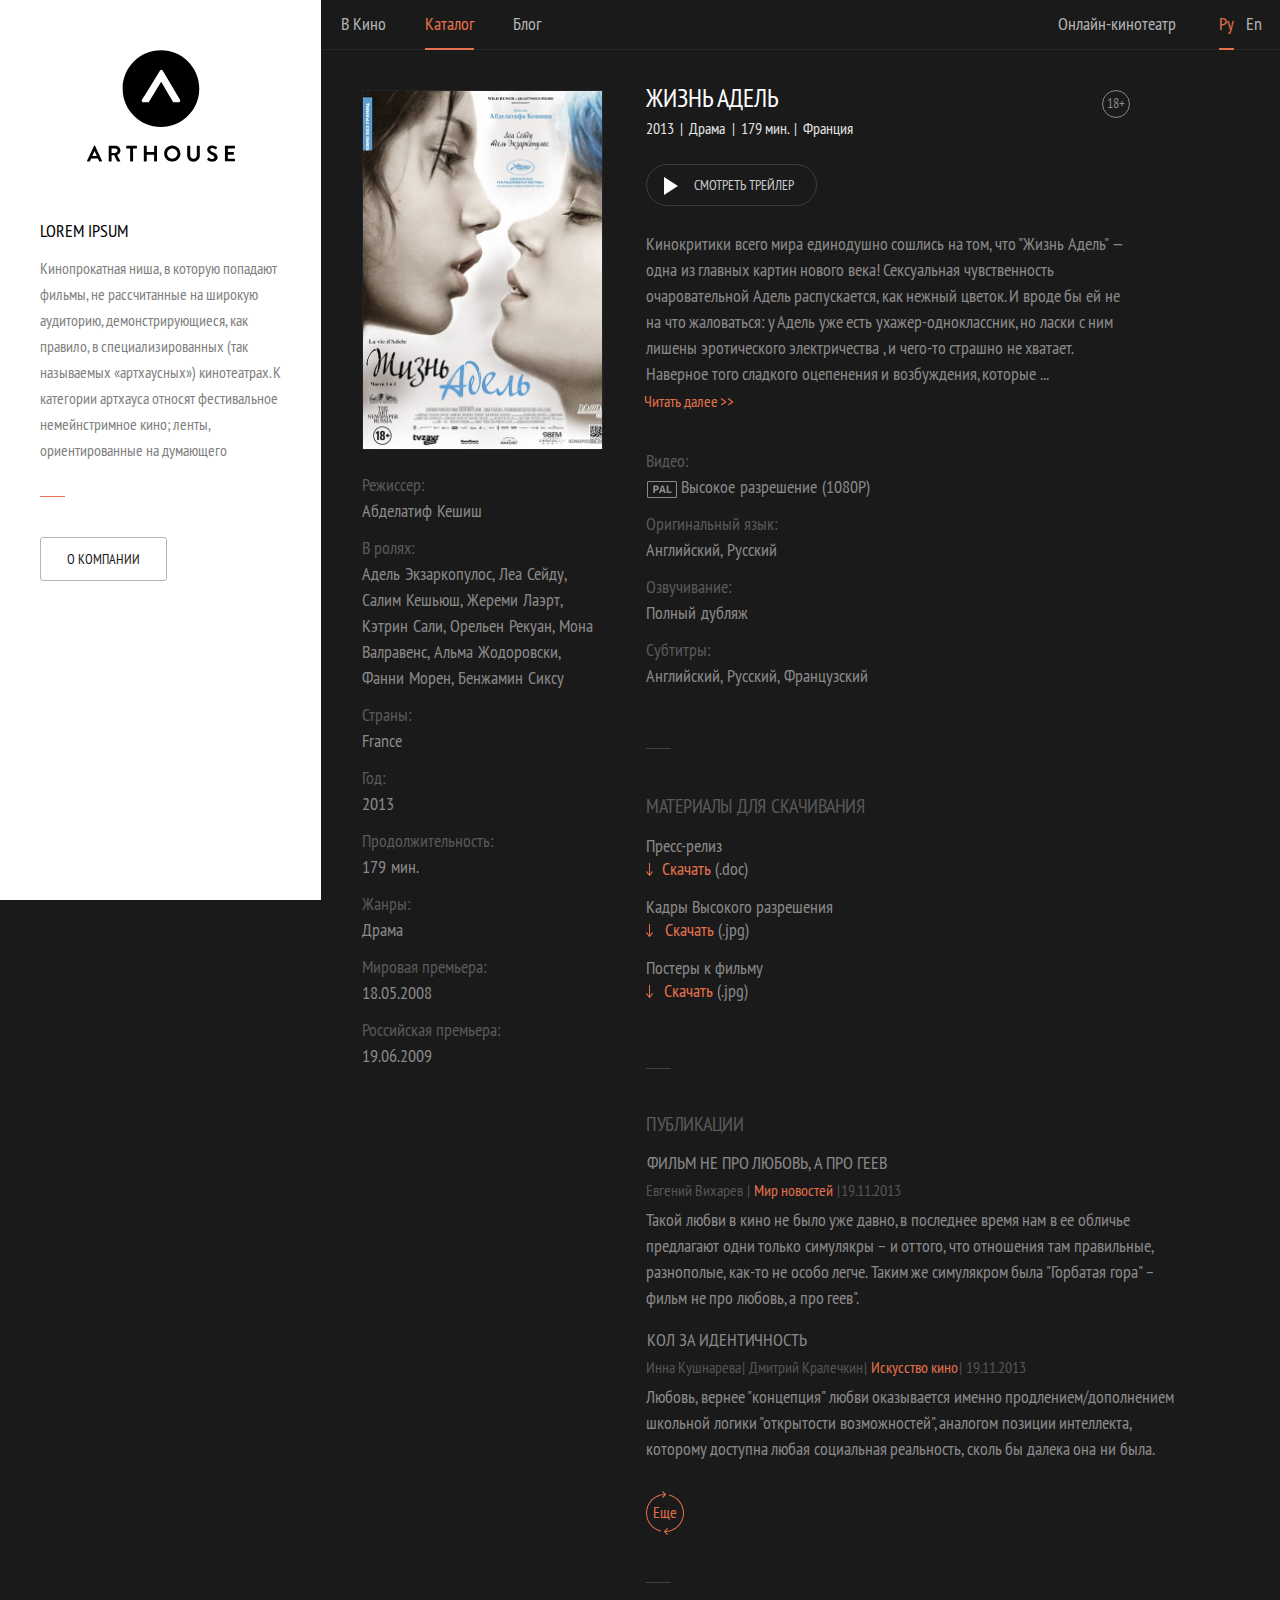
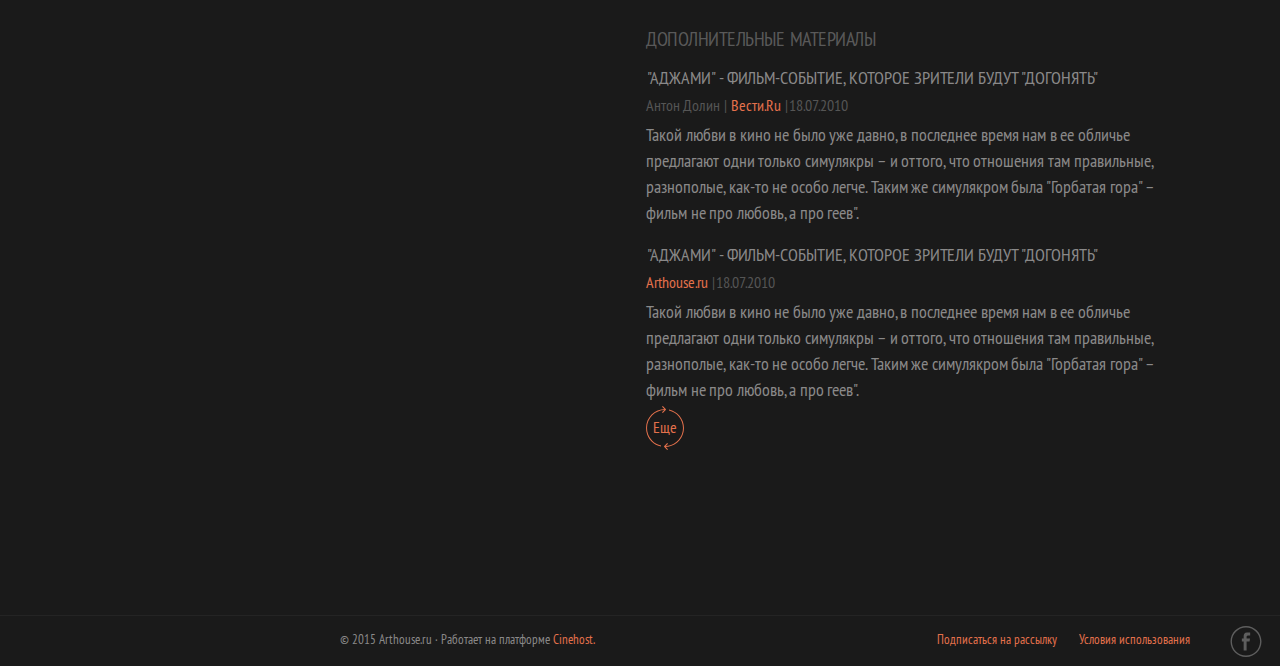
<file: inner.html>
<!DOCTYPE html>
<!--[if lt IE 7]><html class="no-js lt-ie9 lt-ie8 lt-ie7" xmlns="http://www.w3.org/1999/xhtml" lang="ru" xml:lang="ru"></html><![endif]-->
<!--[if IE 7]><html class="no-js lt-ie9 lt-ie8" xmlns="http://www.w3.org/1999/xhtml" lang="ru" xml:lang="ru"></html><![endif]-->
<!--[if IE 8]><html class="no-js lt-ie9" xmlns="http://www.w3.org/1999/xhtml" lang="ru" xml:lang="ru"></html><![endif]-->
<!--[if gt IE 8]><!-->
<html class="no-js" xmlns="http://www.w3.org/1999/xhtml" lang="ru" xml:lang="ru">
<!--<![endif]-->

<head>
	<meta http-equiv="Content-Type" content="text/html; charset=UTF-8" />
	<!--[if IE]><meta http-equiv="X-UA-Compatible" content="IE=edge,chrome=1"/><![endif]-->
	<title>ARTHOUSE FILMS</title>
	<meta name="viewport" content="width=device-width, initial-scale=1, maximum-scale=1">
	<meta property="fb:admins" content="" />
	<meta property="fb:app_id" content="1579175778983339" />
	<meta property="og:type" content="website" />
	<meta property="og:title" content="ARTHOUSE FILMS" />
	<meta property="og:description" content="ARTHOUSE FILMS" />
	<meta property="og:url" content="http://www.arthouse.ru/" />
	<meta property="og:image" content="img/ARTHOUSE-FILMS-home.jpg" />
	<meta name="description" content="ARTHOUSE FILMS" />
	<meta name="keywords" content="ARTHOUSE FILMS" />
	<meta name="SKYPE_TOOLBAR" content="SKYPE_TOOLBAR_PARSER_COMPATIBLE" />
	<meta name="msapplication-TileColor" content="#ffffff" />
	<meta name="msapplication-TileImage" content="img/WebClip/ARTHOUSE-FILMS-ms-icon-144x144.png" />
	<meta name="theme-color" content="#ffffff" />
	<meta name="msapplication-config" content="img/WebClip/ARTHOUSE-FILMS-browserconfig.xml" />
	<link type="text/css" rel="stylesheet" href="css/reset.css" />
	<link type="text/css" rel="stylesheet" href="css/jquery.mCustomScrollbar.min.css" />
	<link type="text/css" rel="stylesheet" href="css/owl.carousel.css" />
	<link type="text/css" rel="stylesheet" href="css/owl.theme.css" />
	<link type="text/css" rel="stylesheet" href="css/owl.transitions.css" />
	<link type="text/css" rel="stylesheet" href="css/select-theme-dark.css" />
	<link type="text/css" rel="stylesheet" href="css/font-ptsans.css" />
	<link type="text/css" rel="stylesheet" href="css/style.css" />
	<link type="text/css" rel="stylesheet" href="css/device-detect.css" />
	<link type="text/css" rel="stylesheet" href="css/style-chrome.css" />
	<link rel="apple-touch-icon" href="img/WebClip/ARTHOUSE-FILMS-apple-icon-57x57.png" sizes="57x57" />
	<link rel="apple-touch-icon" href="img/WebClip/ARTHOUSE-FILMS-apple-icon-60x60.png" sizes="60x60" />
	<link rel="apple-touch-icon" href="img/WebClip/ARTHOUSE-FILMS-apple-icon-72x72.png" sizes="72x72" />
	<link rel="apple-touch-icon" href="img/WebClip/ARTHOUSE-FILMS-apple-icon-76x76.png" sizes="76x76" />
	<link rel="apple-touch-icon" href="img/WebClip/ARTHOUSE-FILMS-apple-icon-114x114.png" sizes="114x114" />
	<link rel="apple-touch-icon" href="img/WebClip/ARTHOUSE-FILMS-apple-icon-120x120.png" sizes="120x120" />
	<link rel="apple-touch-icon" href="img/WebClip/ARTHOUSE-FILMS-apple-icon-144x144.png" sizes="144x144" />
	<link rel="apple-touch-icon" href="img/WebClip/ARTHOUSE-FILMS-apple-icon-152x152.png" sizes="152x152" />
	<link rel="apple-touch-icon" href="img/WebClip/ARTHOUSE-FILMS-apple-icon-180x180.png" sizes="180x180" />
	<link rel="apple-touch-icon-precomposed" href="img/WebClip/ARTHOUSE-FILMS-icon-144x144-pre.png" sizes="144x144" />
	<link rel="apple-touch-icon-precomposed" href="img/WebClip/ARTHOUSE-FILMS-icon-120x120-pre.png" sizes="120x120" />
	<link rel="apple-touch-icon-precomposed" href="img/WebClip/ARTHOUSE-FILMS-icon-114x114-pre.png" sizes="114x114" />
	<link rel="apple-touch-icon-precomposed" href="img/WebClip/ARTHOUSE-FILMS-icon-72x72-pre.png" sizes="72x72" />
	<link rel="apple-touch-icon-precomposed" href="img/WebClip/ARTHOUSE-FILMS-icon-57x57-pre.png" sizes="57x57" />
	<link type="image/png" rel="icon" href="img/WebClip/ARTHOUSE-FILMS-favicon-16x16.png" sizes="16x16" />
	<link type="image/png" rel="icon" href="img/WebClip/ARTHOUSE-FILMS-favicon-32x32.png" sizes="32x32" />
	<link type="image/png" rel="icon" href="img/WebClip/ARTHOUSE-FILMS-favicon-96x96.png" sizes="96x96" />
	<link type="image/png" rel="icon" href="img/WebClip/ARTHOUSE-FILMS-favicon-192x192.png" sizes="192x192" />
	<link rel="manifest" href="img/WebClip/ARTHOUSE-FILMS-manifest.json" />
	<link type="image/x-icon" href="img/WebClip/ARTHOUSE-FILMS-favicon.ico" rel="shortcut icon" />
	<link type="image/x-icon" href="img/WebClip/ARTHOUSE-FILMS-favicon.ico" rel="icon" />
	<!--[if IE]><script type="text/javascript" charset="utf-8" src="js/html5shiv.min.js"></script><![endif]-->
</head>

<body id="top" class="DARK-GRAY">

	<!--========================-->
	<!--=======MAIN-CARCASS=======-->
	<!--========================-->
	<div class="MAIN-CARCASS">
		<div class="MAIN-CARCASS-INNER">

			<!--======TOP-BAR======-->
			<div id="TOP-BAR">
				<div class="top-bar-pad">
					<div class="top-bar-size">

						<div class="bottom-line"></div>
						<div class="left-line"></div>

						<div class="top-bar-size-left">
							<div class="top-bar-size-left-pad">

								<ul class="top-left-list">
									<li class="top-left-item">
										<div class="top-left-item-pad">
											<a href="#" class="top-left-item-link">
												<span class="top-left-item-link-span">
													В Кино
												</span>
												<span class="menu-bottom-line"></span>
											</a>
										</div>
									</li>
									<li class="top-left-item current">
										<div class="top-left-item-pad">
											<a href="#" class="top-left-item-link">
												<span class="top-left-item-link-span">
													Каталог
												</span>
												<span class="menu-bottom-line"></span>
											</a>
										</div>
									</li>
									<li class="top-left-item">
										<div class="top-left-item-pad">
											<a href="#" class="top-left-item-link">
												<span class="top-left-item-link-span">
													Блог
												</span>
												<span class="menu-bottom-line"></span>
											</a>
										</div>
									</li>
								</ul>
							</div>
						</div>
						<div class="top-bar-size-right">

							<!--top-right-two-col-->
							<div class="top-right-two-col">
								<div class="top-right-two-col-left">
									<ul class="lang-list">
										<li class="lang-item">
											<a href="#" class="lang-item-link">
												<span class="lang-item-link-txt">Онлайн-кинотеатр</span>
												<span class="lang-bottom-line"></span>
											</a>
										</li>
									</ul>
								</div>
								<div class="top-right-two-col-right">
									<!--language-place-->
									<ul class="lang-list">
										<li class="lang-item current">
											<a href="#" class="lang-item-link">
												<span class="lang-item-link-txt">Ру</span>
												<span class="lang-bottom-line"></span>
											</a>
										</li>
										<li class="lang-item">
											<a href="#" class="lang-item-link">
												<span class="lang-item-link-txt">En</span>
												<span class="lang-bottom-line"></span>
											</a>
										</li>
									</ul>
									<!--/language-place-->
								</div>
							</div>
							<!--/top-right-two-col-->

						</div>
					</div>
				</div>
			</div>
			<!--======/TOP-BAR======-->

			<!--======MAIN-CONTENT======-->
			<div class="MAIN-CONTENT">
				<div class="MAIN-CONTENT-PAD">
					<div class="N-PAD-IN">

						<!--inner-two-col-->
						<div class="inner-two-col">

							<!--inner-two-col-right-->
							<div class="inner-two-col-right">

								<div class="right-two-col">
									<div class="right-two-col-left">
										<div class="right-two-col-left-pad">

											<!--main-title-->
											<h1 class="main-title">
												<span class="main-title-txt">
													ЖИЗНЬ АДЕЛЬ
												</span>
												<span class="age-symbol">
													<span class="age-symbol-txt">
														18+
													</span>
												</span>
											</h1>
											<!--/main-title-->

											<!--movie-short-info-->
											<div class="movie-short-info">
												<div class="movie-short-info-pad">
													<a href="#">2013</a> <span class="vSpacer">|</span> <a href="#">Драма</a>
													<span class="vSpacer">|</span> 179 мин.
													<span class="vSpacer">|</span> <a href="#">Франция</a>
												</div>
											</div>
											<!--/movie-short-info-->

											<!--play-btn-spacer-->
											<div class="play-btn-spacer">
												<div class="play-btn-spacer-pad">
													<a href="#" class="play-btn-link">
														<span href="#" class="play-btn-link-txt">
															<span class="ply-btn-icn">
																<svg class="ply-btn-icn-svg" id="ply-btn-icn-svg" width="14" height="18" version="1.1" xmlns="http://www.w3.org/2000/svg" xmlns:xlink="http://www.w3.org/1999/xlink" viewBox="0 0 796 1024">
																	<path class="path1" d="M0 0l796.444 512-796.444 512v-1024z"></path>
																</svg>
															</span>
															СМОТРЕТЬ ТРЕЙЛЕР
														</span>
													</a>
												</div>
											</div>
											<!--/play-btn-spacer-->

											<div class="movie-short-description">
												Кинокритики всего мира единодушно
												сошлись на том, что "Жизнь Адель" — одна из
												главных картин нового века! Сексуальная чувственность
												очаровательной Адель распускается, как нежный цветок.
												И вроде бы ей не на что жаловаться: у Адель уже есть
												ухажер-одноклассник, но ласки с ним лишены эротического
												электричества , и чего-то страшно не хватает.
												Наверное того сладкого оцепенения и возбуждения,
												которые ... <span class="movie-descr-read-more">Читать далее >></span>
											</div>

										</div>
									</div>
									<!--====================================-->
									<!--============right-two-col-right============-->
									<!--====================================-->
									<div class="right-two-col-right">
										<div class="right-two-col-right-pad">
											<!--movie-details-listing-->
											<div class="movie-details-listing">

												<h3 class="movie-details-cat-title">
													<span class="movie-details-cat-title-txt">
														Видео:
													</span>
												</h3>

												<div class="movie-details">
													<a href="#">
														<span class="format-type"></span>
														Высокое разрешение (1080P)</a>
												</div>

												<h3 class="movie-details-cat-title">
													<span class="movie-details-cat-title-txt">
														Оригинальный язык:
													</span>
												</h3>

												<div class="movie-details">
													<a href="#">Английский</a>,
													<a href="#">Русский</a>
												</div>

												<h3 class="movie-details-cat-title">
													<span class="movie-details-cat-title-txt">
														Озвучивание:
													</span>
												</h3>

												<div class="movie-details">Полный дубляж</div>
												<h3 class="movie-details-cat-title">
													<span class="movie-details-cat-title-txt">
														Субтитры:
													</span>
												</h3>
												<!--movie-details-->
												<div class="movie-details">
													<a href="#">Английский</a>,
													<a href="#">Русский</a>,
													<a href="#">Французский</a>
												</div>
												<!--/movie-details-->
											</div>
											<!--/movie-details-listing-->
										</div>
									</div>
									<!--====================================-->
									<!--============/right-two-col-right============-->
									<!--====================================-->

								</div>

								<!--=========================-->
								<!--======MAIN-DESCRIPTION======-->
								<!--=========================-->
								<div class="MAIN-DESCRIPTION">
									<div class="MAIN-DESCRIPTION-PAD">

										<!--~~~~~~~~~~~~~~~~~~~~~~~~-->
										<!--~~~~~~custom-content-fix~~~~~~-->
										<!--~~~~~~~~~~~~~~~~~~~~~~~~-->
										<div class="custom-content-fix">

											<div class="block-spacer">
												<div class="block-spacer-line"></div>
											</div>

											<h3 class="section-title">
												<span class="section-title-txt">
													Материалы Для Скачивания
												</span>
											</h3>

											<!--section-triple-cell-->
											<div class="section-triple-cell">

												<!--++++++c1++++++-->
												<div class="st c1">
													<div class="st-pad">

														<h4 class="st-title">
															<span class="st-title-txt">
																Пресс-релиз
															</span>
														</h4>

														<div class="download-spacer"></div>
														<!--download-link-->
														<a href="#" class="download-link">
															<span class="download-icon">
																<span class="ar-d-svg-cell">
																	<svg class="ar-d-svg" id="ar-d-svg" width="7" height="13" version="1.1" xmlns="http://www.w3.org/2000/svg" xmlns:xlink="http://www.w3.org/1999/xlink" viewBox="0 0 551 1024">
																		<path class="path1" d="M236.031 0h78.769v1024h-78.769v-1024z"></path>
																		<path class="path2" d="M498.412 630.508l52.429 65.512-262.112 327.633-52.421-65.521 262.105-327.624z"></path>
																		<path class="path3" d="M52.429 630.508l-52.429 65.512 262.105 327.633 52.429-65.521-262.105-327.624z"></path>
																	</svg>
																</span>
															</span>
															<span class="download-link-txt">
																Скачать
																<span class="format">(.doc)</span>
															</span>
														</a>
														<!--/download-link-->

													</div>
												</div>
												<!--++++++/c1++++++-->

												<!--++++++c2++++++-->
												<div class="st c2">
													<div class="st-pad">
														<h4 class="st-title">
															<span class="st-title-txt">
																Кадры Высокого разрешения
															</span>
														</h4>

														<div class="download-spacer"></div>
														<a href="#" class="download-link">
															<span class="download-icon">
																<span class="ar-d-svg-cell">
																	<svg class="ar-d-svg" id="ar-d-svg" width="7" height="13" version="1.1" xmlns="http://www.w3.org/2000/svg" xmlns:xlink="http://www.w3.org/1999/xlink" viewBox="0 0 551 1024">
																		<path class="path1" d="M236.031 0h78.769v1024h-78.769v-1024z"></path>
																		<path class="path2" d="M498.412 630.508l52.429 65.512-262.112 327.633-52.421-65.521 262.105-327.624z"></path>
																		<path class="path3" d="M52.429 630.508l-52.429 65.512 262.105 327.633 52.429-65.521-262.105-327.624z"></path>
																	</svg>
																</span>
															</span>
															<span class="download-link-txt">
																Скачать
																<span class="format">(.jpg)</span>
															</span>
														</a>

													</div>
												</div>
												<!--++++++/c2++++++-->

												<!--++++++c3++++++-->
												<div class="st c3">
													<div class="st-pad">

														<h4 class="st-title">
															<span class="st-title-txt">
																Постеры к фильму
															</span>
														</h4>

														<div class="download-spacer"></div>
														<a href="#" class="download-link">
															<span class="download-icon">
																<span class="ar-d-svg-cell">
																	<svg class="ar-d-svg" id="ar-d-svg" width="7" height="13" version="1.1" xmlns="http://www.w3.org/2000/svg" xmlns:xlink="http://www.w3.org/1999/xlink" viewBox="0 0 551 1024">
																		<path class="path1" d="M236.031 0h78.769v1024h-78.769v-1024z"></path>
																		<path class="path2" d="M498.412 630.508l52.429 65.512-262.112 327.633-52.421-65.521 262.105-327.624z"></path>
																		<path class="path3" d="M52.429 630.508l-52.429 65.512 262.105 327.633 52.429-65.521-262.105-327.624z"></path>
																	</svg>
																</span>
															</span>
															<span class="download-link-txt">
																Скачать
																<span class="format">(.jpg)</span>
															</span>
														</a>

													</div>
												</div>
												<!--++++++/c3++++++-->

											</div>
											<!--/section-triple-cell-->

											<div class="block-spacer line-2">
												<div class="block-spacer-line"></div>
											</div>

											<h3 class="section-title">
												<span class="section-title-txt">
													ПУБЛИКАЦИИ
												</span>
											</h3>

											<!--post-place-->
											<div class="post-place">
												<div class="section-sub-title-spacer"></div>
												<h4 class="section-sub-title">
													<span class="section-sub-title-txt">
														фильм не про любовь, а про геев
													</span>
												</h4>
												<div class="tags-date-cat">
													<div class="tags-date-cat-pad">
														Евгений Вихарев <span class="spacer-v">|</span>
														<a href="#">Мир новостей</a>
														<span class="spacer-v">|</span>19.11.2013
													</div>
												</div>
												<div class="movie-short-description-spacer"></div>
												<div class="movie-short-description">
													Такой любви в кино не было уже давно, в
													последнее время нам в ее обличье предлагают
													одни только симулякры – и оттого, что отношения
													там правильные, разнополые, как-то не особо легче.
													Таким же симулякром была "Горбатая гора" –
													фильм не про любовь, а про геев".
												</div>
											</div>
											<!--/post-place-->

											<!--post-place-->
											<div class="post-place">
												<div class="section-sub-title-spacer"></div>
												<h4 class="section-sub-title">
													<span class="section-sub-title-txt">
														Кол за идентичность
													</span>
												</h4>
												<div class="tags-date-cat">
													<div class="tags-date-cat-pad">
														Инна Кушнарева<span class="spacer-v">|</span>
														Дмитрий Кралечкин<span class="spacer-v">|</span>
														<a href="#">Искусство кино</a><span class="spacer-v">|</span>
														19.11.2013
													</div>
												</div>
												<div class="movie-short-description-spacer"></div>
												<div class="movie-short-description">
													Любовь, вернее "концепция" любви оказывается
													именно продлением/дополнением школьной логики
													"открытости возможностей", аналогом позиции
													интеллекта, которому доступна любая социальная
													реальность, сколь бы далека она ни была.
												</div>
											</div>
											<!--/post-place-->

											<div class="n-spacer"></div>

											<!--preload-place-->
											<div class="preload-place n-pad-p">
												<span class="preload-icon">
													<span class="preload-txt">Еще</span>
													<svg class="preload-icon-svg" id="preload-icon-svg" width="38" height="44" version="1.1" xmlns="http://www.w3.org/2000/svg" xmlns:xlink="http://www.w3.org/1999/xlink" viewBox="0 0 883 1024">
														<path class="path1" d="M348.652 920.791c-186.315-42.362-325.408-209.295-325.408-408.792 0-231.516 187.316-419.196 418.382-419.196v-23.289c0 0-0.001 0-0.001 0-243.902 0-441.624 198.107-441.624 442.485 0 212.419 149.399 389.847 348.652 432.63v-23.839z"></path>
														<path class="path2" d="M534.599 79.37v23.837c186.315 42.362 325.408 209.295 325.408 408.792 0 231.516-187.316 419.196-418.382 419.196v23.289c243.901 0 441.623-198.107 441.623-442.485 0-212.417-149.397-389.845-348.649-432.629z"></path>
														<path class="path3" d="M372.247 18.491l18.455-18.491 73.815 73.963-18.453 18.491-73.816-73.963z"></path>
														<path class="path4" d="M464.517 88.357l-18.453-18.488-73.815 73.958 18.453 18.488 73.815-73.958z"></path>
														<path class="path5" d="M511.004 1005.509l-18.453 18.491-73.817-73.958 18.453-18.496 73.817 73.963z"></path>
														<path class="path6" d="M418.734 935.641l18.453 18.491 73.817-73.958-18.453-18.494-73.817 73.96z"></path>
													</svg>
												</span>
											</div>
											<!--/preload-place-->

											<div class="n-spacer-2"></div>

											<div class="block-spacer line-2 n-height">
												<div class="block-spacer-line"></div>
											</div>

											<h3 class="section-title">
												<span class="section-title-txt">
													ДОПОЛНИТЕЛЬНЫЕ МАТЕРИАЛЫ
												</span>
											</h3>

											<!--post-place-->
											<div class="post-place">
												<div class="section-sub-title-spacer"></div>
												<h4 class="section-sub-title">
													<span class="section-sub-title-txt">
														"Аджами" - фильм-событие, которое зрители будут "догонять"
													</span>
												</h4>
												<div class="tags-date-cat">
													<div class="tags-date-cat-pad">
														Антон Долин <span class="spacer-v">|</span>
														<a href="#">Вести.Ru</a>
														<span class="spacer-v">|</span>18.07.2010
													</div>
												</div>
												<div class="movie-short-description-spacer"></div>
												<div class="movie-short-description">
													Такой любви в кино не было уже давно, в
													последнее время нам в ее обличье предлагают
													одни только симулякры – и оттого, что отношения
													там правильные, разнополые, как-то не особо легче.
													Таким же симулякром была "Горбатая гора" –
													фильм не про любовь, а про геев".
												</div>
											</div>
											<!--/post-place-->

											<!--post-place-->
											<div class="post-place">
												<div class="section-sub-title-spacer"></div>
												<h4 class="section-sub-title">
													<span class="section-sub-title-txt">
														"Аджами" - фильм-событие, которое зрители будут "догонять"
													</span>
												</h4>
												<div class="tags-date-cat">
													<div class="tags-date-cat-pad">
														<a href="#">Arthouse.ru</a>
														<span class="spacer-v">|</span>18.07.2010
													</div>
												</div>
												<div class="movie-short-description-spacer"></div>
												<div class="movie-short-description">
													Такой любви в кино не было уже давно, в
													последнее время нам в ее обличье предлагают
													одни только симулякры – и оттого, что отношения
													там правильные, разнополые, как-то не особо легче.
													Таким же симулякром была "Горбатая гора" –
													фильм не про любовь, а про геев".
												</div>
											</div>
											<!--/post-place-->

											<!--preload-place-->
											<div class="preload-place n-pad-p">
												<span class="preload-icon">
													<span class="preload-txt">Еще</span>
													<svg class="preload-icon-svg" id="preload-icon-svg" width="38" height="44" version="1.1" xmlns="http://www.w3.org/2000/svg" xmlns:xlink="http://www.w3.org/1999/xlink" viewBox="0 0 883 1024">
														<path class="path1" d="M348.652 920.791c-186.315-42.362-325.408-209.295-325.408-408.792 0-231.516 187.316-419.196 418.382-419.196v-23.289c0 0-0.001 0-0.001 0-243.902 0-441.624 198.107-441.624 442.485 0 212.419 149.399 389.847 348.652 432.63v-23.839z"></path>
														<path class="path2" d="M534.599 79.37v23.837c186.315 42.362 325.408 209.295 325.408 408.792 0 231.516-187.316 419.196-418.382 419.196v23.289c243.901 0 441.623-198.107 441.623-442.485 0-212.417-149.397-389.845-348.649-432.629z"></path>
														<path class="path3" d="M372.247 18.491l18.455-18.491 73.815 73.963-18.453 18.491-73.816-73.963z"></path>
														<path class="path4" d="M464.517 88.357l-18.453-18.488-73.815 73.958 18.453 18.488 73.815-73.958z"></path>
														<path class="path5" d="M511.004 1005.509l-18.453 18.491-73.817-73.958 18.453-18.496 73.817 73.963z"></path>
														<path class="path6" d="M418.734 935.641l18.453 18.491 73.817-73.958-18.453-18.494-73.817 73.96z"></path>
													</svg>
												</span>
											</div>
											<!--/preload-place-->

											<div class="block-spacer line-2"></div>
										</div>
										<!--~~~~~~~~~~~~~~~~~~~~~~~~-->
										<!--~~~~~~/custom-content-fix~~~~~~-->
										<!--~~~~~~~~~~~~~~~~~~~~~~~~-->

									</div>
								</div>
								<!--=========================-->
								<!--======/MAIN-DESCRIPTION======-->
								<!--=========================-->

							</div>
							<!--/inner-two-col-right-->

							<!--inner-two-col-left-->
							<div class="inner-two-col-left">
								<div class="inner-two-col-left-pad">

									<a href="#" title="{title}" class="hta">
										<img src="img/movie-poster.jpg" alt="{title}" title="{title}" width="241" height="361" class="hta poster-resize" />
									</a>

									<!--movie-details-listing-->
									<div class="movie-details-listing">

										<h3 class="movie-details-cat-title">
											<span class="movie-details-cat-title-txt">
												Режиссер:
											</span>
										</h3>

										<div class="movie-details">
											<a href="#">Абделатиф Кешиш</a>
										</div>

										<h3 class="movie-details-cat-title">
											<span class="movie-details-cat-title-txt">
												В ролях:
											</span>
										</h3>

										<div class="movie-details">
											<a href="#">Адель Экзаркопулос</a>,
											<a href="#">Леа Сейду</a>,
											<a href="#">Салим Кешьюш</a>,
											<a href="#">Жереми Лаэрт</a>,
											<a href="#">Кэтрин Сали</a>,
											<a href="#">Орельен Рекуан</a>,
											<a href="#">Мона Валравенс</a>,
											<a href="#">Альма Жодоровски</a>,
											<a href="#">Фанни Морен</a>,
											<a href="#">Бенжамин Сиксу</a>
										</div>

										<h3 class="movie-details-cat-title">
											<span class="movie-details-cat-title-txt">
												Страны:
											</span>
										</h3>

										<div class="movie-details">
											<a href="#">France</a>
										</div>

										<h3 class="movie-details-cat-title">
											<span class="movie-details-cat-title-txt">
												Год:
											</span>
										</h3>

										<div class="movie-details">
											<a href="#">2013</a>
										</div>

										<h3 class="movie-details-cat-title">
											<span class="movie-details-cat-title-txt">
												Продолжительность:
											</span>
										</h3>

										<div class="movie-details">
											179 мин.
										</div>

										<h3 class="movie-details-cat-title">
											<span class="movie-details-cat-title-txt">
												Жанры:
											</span>
										</h3>
										<div class="movie-details">
											<a href="#">Драма</a>
										</div>

										<h3 class="movie-details-cat-title">
											<span class="movie-details-cat-title-txt">
												Мировая премьера:
											</span>
										</h3>
										<div class="movie-details">
											18.05.2008
										</div>

										<h3 class="movie-details-cat-title">
											<span class="movie-details-cat-title-txt">
												Российская премьера:
											</span>
										</h3>
										<div class="movie-details">
											19.06.2009
										</div>

									</div>
									<!--/movie-details-listing-->

								</div>
							</div>
							<!--/inner-two-col-left-->

						</div>
						<!--/inner-two-col-->

					</div>
				</div>
			</div>
			<!--======MAIN-CONTENT======-->

			<!--======LEFT-BAR======-->
			<div id="LEFT-BAR">

				<a href="#" class="close-btn">
					<span class="close-btn-svg-icon">
						<svg class="close-btn-svg" id="close-btn-svg" width="34" height="33" version="1.1" xmlns="http://www.w3.org/2000/svg" xmlns:xlink="http://www.w3.org/1999/xlink" viewBox="0 0 1024 1024">
							<path class="path1" d="M512 0c-282.761 0-512 229.239-512 512 0 282.829 229.239 512 512 512 282.829 0 512-229.171 512-512 0-282.761-229.171-512-512-512zM512 955.733c-244.668 0-443.733-199.066-443.733-443.733s199.066-443.733 443.733-443.733 443.733 199.066 443.733 443.733-199.066 443.733-443.733 443.733z"></path>
							<path class="path2" d="M700.962 274.773l-187.597 187.665-168.346-187.665c-13.312-13.312-34.953-13.312-48.265 0s-13.312 34.953 0 48.265l168.346 187.665-190.259 190.259c-13.312 13.312-13.312 35.021 0 48.265 13.312 13.312 34.953 13.312 48.265 0l187.665-187.597 168.346 187.597c13.244 13.312 34.953 13.312 48.196 0 13.312-13.244 13.312-34.953 0-48.265l-168.414-187.597 190.259-190.327c13.312-13.312 13.312-34.953 0-48.265s-34.884-13.312-48.196 0z"></path>
						</svg>
					</span>
				</a>

				<div class="LEFT-BAR-SCROLL-PLACE">
					<div class="LEFT-BAR-pad">

						<!--logo-place-->
						<div class="logo-place">
							<div class="logo-place-pad">
								<a href="#" class="logo-link hta" title="ATHOUSE FILMS">
									<span class="ARTHOUSE-LOGO-SVG-CELL">
										<svg class="ARTHOUSE-LOGO-SVG" width="148" height="112" id="ARTHOUSE-LOGO-SVG" version="1.1" xmlns="http://www.w3.org/2000/svg" xmlns:xlink="http://www.w3.org/1999/xlink" viewBox="0 0 1362 1024">
											<path class="path1" d="M0.477 1016.423l64.889-138.785c0.477-1.403 1.899-2.367 3.321-2.367h1.899c1.899 0 2.834 0.954 3.311 2.367l63.944 138.785c1.422 2.853-0.468 5.21-3.321 5.21h-17.997c-3.311 0-4.733-1.422-6.155-4.265l-10.42-22.272h-61.568l-10.42 22.272c-0.945 1.899-2.844 4.265-6.164 4.265h-17.997c-2.834 0-4.733-2.367-3.321-5.21zM90.472 972.366l-20.841-45.461h-0.477l-20.364 45.461h41.681z"></path>
											<path class="path2" d="M198.931 881.427c0-1.89 1.899-3.788 3.788-3.788h59.678c25.106 0 45.47 19.896 45.47 44.057 0 18.942-12.787 34.582-30.784 41.691l28.417 52.102c1.422 2.844 0 6.155-3.311 6.155h-21.785c-1.899 0-2.844-0.954-3.311-1.899l-27.473-54.468h-23.207v52.579c0 1.89-1.899 3.788-3.788 3.788h-18.951c-2.357 0-3.788-1.899-3.788-3.788v-136.418l-0.954-0.009zM260.031 943.481c10.897 0 20.841-9.476 20.841-20.841 0-10.897-9.476-19.887-20.841-19.887h-34.105v41.195h34.105v-0.468z"></path>
											<path class="path3" d="M396.908 902.277h-32.206c-2.367 0-3.788-1.899-3.788-3.788v-17.061c0-1.89 1.899-3.788 3.788-3.788h90.939c2.367 0 3.798 1.899 3.798 3.788v17.061c0 1.89-1.899 3.788-3.798 3.788h-31.729v115.569c0 1.89-1.899 3.788-3.798 3.788h-19.41c-1.899 0-3.798-1.899-3.798-3.788v-115.569z"></path>
											<path class="path4" d="M522.897 881.427c0-1.89 1.899-3.788 3.788-3.788h19.419c2.367 0 3.788 1.899 3.788 3.788v54.468h67.732v-54.468c0-1.89 1.899-3.788 3.798-3.788h18.942c1.89 0 3.788 1.899 3.788 3.788v136.418c0 1.89-1.899 3.788-3.788 3.788h-18.942c-2.376 0-3.798-1.899-3.798-3.788v-56.835h-67.732v56.835c0 1.89-1.899 3.788-3.788 3.788h-19.419c-1.89 0-3.788-1.899-3.788-3.788v-136.418z"></path>
											<path class="path5" d="M784.818 875.758c41.672 0 74.832 33.151 74.832 74.355s-33.16 73.887-74.832 73.887c-41.681 0-74.832-32.683-74.832-73.887s33.151-74.355 74.832-74.355zM784.818 996.995c26.051 0 47.836-21.308 47.836-47.35 0-26.060-21.785-47.369-47.836-47.369s-47.836 21.785-47.836 47.369c0 26.042 21.785 47.35 47.836 47.35z"></path>
											<path class="path6" d="M922.64 881.427c0-1.89 1.89-3.788 3.788-3.788h19.896c2.376 0 3.779 1.899 3.779 3.788v84.317c0 17.511 11.851 31.252 30.335 31.252 18.465 0 30.307-13.741 30.307-31.252v-84.317c0-1.89 1.88-3.788 3.788-3.788h19.896c1.899 0 3.779 1.899 3.779 3.788v85.748c0 31.252-25.097 56.826-58.257 56.826-32.683 0-57.789-25.106-57.789-56.826v-85.748h0.477z"></path>
											<path class="path7" d="M1107.363 1001.738l7.577-12.796c1.899-2.834 5.219-2.834 7.109-1.413 0.945 0.477 17.997 12.796 31.252 12.796 10.897 0 18.942-7.1 18.942-15.64 0-10.411-8.999-17.511-26.519-24.629-19.428-8.054-39.324-20.364-39.324-44.516 0-18.483 13.75-39.315 46.892-39.315 21.308 0 37.416 10.888 41.672 13.732 1.899 1.413 2.853 4.742 1.431 6.632l-8.054 11.842c-1.899 2.367-4.752 4.265-7.109 2.367-1.899-0.945-17.511-11.365-28.885-11.365-11.842 0-18.465 8.045-18.465 14.218 0 9.466 7.568 16.098 24.62 23.198 20.373 8.054 43.58 19.896 43.58 46.415 0 21.318-18.483 40.737-47.836 40.737-26.051 0-41.681-12.31-45.947-16.098-1.89-1.899-2.825-2.862-0.936-6.164z"></path>
											<path class="path8" d="M1269.355 881.427c0-1.89 1.88-3.788 3.779-3.788h84.775c2.376 0 3.788 1.899 3.788 3.788v17.061c0 1.89-1.89 3.788-3.788 3.788h-61.577v33.618h51.634c1.899 0 3.788 1.908 3.788 3.798v17.043c0 2.367-1.89 3.788-3.788 3.788h-51.634v36.003h61.577c2.376 0 3.788 1.89 3.788 3.788v17.043c0 1.899-1.89 3.788-3.788 3.788h-84.775c-2.376 0-3.779-1.89-3.779-3.788v-135.932z"></path>
											<path class="path9" d="M680.615 0c-194.657 0-352.384 157.718-352.384 352.384s157.727 352.384 352.384 352.384c194.666 0 352.384-157.709 352.384-352.384 0.477-194.657-157.718-352.384-352.384-352.384zM843.066 478.372c-11.356 0-8.522 0-40.727 0-5.192 0-10.888-3.788-13.255-8.522l-106.57-180.457-110.358 180.457c-2.367 4.733-7.577 8.054-13.741 8.054-32.206 0-28.417 0-40.727 0-8.054 0-13.264-5.21-14.209-11.365-0.945-3.311-0.468-7.577 1.899-11.365l41.204-65.843 121.733-197.977c2.367-3.788 8.522-11.842 13.255-11.842h3.779c4.752 0 10.897 7.586 13.273 11.374l157.241 262.857c0.954 1.422 1.422 2.376 1.899 3.788 1.89 4.733 0.954 9.943-1.899 13.741-2.853 4.256-7.118 7.1-12.796 7.1z"></path>
										</svg>
									</span>
								</a>
							</div>
						</div>
						<!--/logo-place-->

						<!--long-about-->
						<div class="long-about-pad">
							<div class="long-about">

								<h2 class="long-about-title">
									<span class="long-about-title-txt">
										О КОМПАНИИ
									</span>
								</h2>

								<div class="long-about-description">
									<div class="long-about-description-pad">
										Есть много вариантов Lorem Ipsum,
										но большинство из них имеет не всегда
										приемлемые модификации, например,
										юмористические вставки или слова, которые
										даже отдалённо не напоминают латынь.
										Если вам нужен Lorem Ipsum для серьёзного
										проекта, вы наверняка не хотите какой-нибудь
										шутки, скрытой в середине абзаца. Также все
										другие известные генераторы Lorem Ipsum
										используют один и тот же текст, который они
										просто повторяют, пока не достигнут нужный
										объём. Это делает предлагаемый здесь генератор
										единственным настоящим Lorem Ipsum генератором.
										Он использует словарь из более чем 200
										латинских слов, а также набор моделей предложений.
										В результате сгенерированный Lorem Ipsum
										выглядит правдоподобно, не имеет
										повторяющихся абзацей или "невозможных"
										слов.
									</div>
								</div>

								<div class="pp-spacer-c"></div>

								<h2 class="long-about-title">
									<span class="long-about-title-txt">
										КОМАНДА
									</span>
								</h2>

								<!--stuff-list-carousel-->
								<div class="stuff-list-carousel-arr">

									<!--arrow-prev-place-->
									<a href="#" class="arrow-prev-place">
										<span class="arrow-prev-place-svg-cell">
											<svg class="arrow-prev-place-svg" id="arrow-prev-place-svg" width="11" height="21" version="1.1" xmlns="http://www.w3.org/2000/svg" xmlns:xlink="http://www.w3.org/1999/xlink" viewBox="0 0 537 1024">
												<path class="path1" d="M493.959 1024l33.992-34.53-493.95-501.729-34.001 34.556 493.959 501.703z"></path>
												<path class="path2" d="M502.882 0l34.105 34.651-495.381 503.159-34.096-34.634 495.373-503.177z"></path>
											</svg>
										</span>
									</a>
									<!--/arrow-prev-place-->

									<!--arrow-next-place-->
									<a href="#" class="arrow-next-place">
										<span class="arrow-next-place-svg-cell">
											<svg class="arrow-prev-place-svg" id="arrow-prev-place-svg" width="11" height="21" version="1.1" xmlns="http://www.w3.org/2000/svg" xmlns:xlink="http://www.w3.org/1999/xlink" viewBox="0 0 537 1024">
												<path class="path1" d="M43.019 0l-33.992 34.53 493.959 501.72 34.001-34.556-493.968-501.694z"></path>
												<path class="path2" d="M34.105 1024l-34.105-34.651 495.373-503.151 34.096 34.634-495.364 503.168z"></path>
											</svg>
										</span>
									</a>
									<!--/arrow-next-place-->

									<div class="stuff-list-carousel">

										<!--stuff-item-->
										<div class="stuff-item item">
											<div class="stuff-item-pad">
												<img src="img/people-1.jpg" alt="" title="" width="193" height="193" class="hta res-i" />

												<h3 class="people-title">
													<span class="people-title-txt">
														Lorem Ipsum
													</span>
												</h3>

												<h4 class="people-position">
													<span class="people-position-txt">
														Президент и генеральный директор
													</span>
												</h4>
											</div>
										</div>
										<!--/stuff-item-->

										<!--stuff-item-->
										<div class="stuff-item item">
											<div class="stuff-item-pad">
												<img src="img/people-2.jpg" alt="" title="" width="193" height="193" class="hta res-i" />

												<h3 class="people-title">
													<span class="people-title-txt">
														Lorem Ipsum
													</span>
												</h3>

												<h4 class="people-position">
													<span class="people-position-txt">
														Заместитель генерального иректора
													</span>
												</h4>

											</div>
										</div>
										<!--/stuff-item-->

										<!--stuff-item-->
										<div class="stuff-item item">
											<div class="stuff-item-pad">
												<img src="img/people-3.jpg" alt="" title="" width="193" height="193" class="hta res-i" />

												<h3 class="people-title">
													<span class="people-title-txt">
														Lorem Ipsum
													</span>
												</h3>

												<h4 class="people-position">
													<span class="people-position-txt">
														Директор отдела кинопроката
													</span>
												</h4>
											</div>
										</div>
										<!--/stuff-item-->

										<!--stuff-item-->
										<div class="stuff-item item">
											<div class="stuff-item-pad">
												<img src="img/people-1.jpg" alt="" title="" width="193" height="193" class="hta res-i" />

												<h3 class="people-title">
													<span class="people-title-txt">
														Lorem Ipsum
													</span>
												</h3>

												<h4 class="people-position">
													<span class="people-position-txt">
														Президент и генеральный директор
													</span>
												</h4>
											</div>
										</div>
										<!--/stuff-item-->

										<!--stuff-item-->
										<div class="stuff-item item">
											<div class="stuff-item-pad">
												<img src="img/people-2.jpg" alt="" title="" width="193" height="193" class="hta res-i" />

												<h3 class="people-title">
													<span class="people-title-txt">
														Lorem Ipsum
													</span>
												</h3>

												<h4 class="people-position">
													<span class="people-position-txt">
														Заместитель генерального иректора
													</span>
												</h4>

											</div>
										</div>
										<!--/stuff-item-->

										<!--stuff-item-->
										<div class="stuff-item item">
											<div class="stuff-item-pad">
												<img src="img/people-3.jpg" alt="" title="" width="193" height="193" class="hta res-i" />

												<h3 class="people-title">
													<span class="people-title-txt">
														Lorem Ipsum
													</span>
												</h3>

												<h4 class="people-position">
													<span class="people-position-txt">
														Директор отдела кинопроката
													</span>
												</h4>
											</div>
										</div>
										<!--/stuff-item-->
										<!--stuff-item-->
										<div class="stuff-item item">
											<div class="stuff-item-pad">
												<img src="img/people-1.jpg" alt="" title="" width="193" height="193" class="hta res-i" />

												<h3 class="people-title">
													<span class="people-title-txt">
														Lorem Ipsum
													</span>
												</h3>

												<h4 class="people-position">
													<span class="people-position-txt">
														Президент и генеральный директор
													</span>
												</h4>
											</div>
										</div>
										<!--/stuff-item-->

										<!--stuff-item-->
										<div class="stuff-item item">
											<div class="stuff-item-pad">
												<img src="img/people-2.jpg" alt="" title="" width="193" height="193" class="hta res-i" />

												<h3 class="people-title">
													<span class="people-title-txt">
														Lorem Ipsum
													</span>
												</h3>

												<h4 class="people-position">
													<span class="people-position-txt">
														Заместитель генерального иректора
													</span>
												</h4>

											</div>
										</div>
										<!--/stuff-item-->

										<!--stuff-item-->
										<div class="stuff-item item">
											<div class="stuff-item-pad">
												<img src="img/people-3.jpg" alt="" title="" width="193" height="193" class="hta res-i" />

												<h3 class="people-title">
													<span class="people-title-txt">
														Lorem Ipsum
													</span>
												</h3>

												<h4 class="people-position">
													<span class="people-position-txt">
														Директор отдела кинопроката
													</span>
												</h4>
											</div>
										</div>
										<!--/stuff-item-->

									</div>
									<!--/stuff-list-carousel-->
								</div>

								<div class="spacer-x-3"></div>

								<h2 class="long-about-title">
									<span class="long-about-title-txt">
										КОНТАКТЫ
									</span>
								</h2>

								<!--triple-col-->
								<div class="triple-col">
									<div class="t-col">
										<div class="t-col-pad">
											<h2 class="contact-section-title">
												<span class="contact-section-title-txt">
													Москва
												</span>
											</h2>
											<p>
												105064, Москва,
												ул. Бакунинская, дом 84, этаж 5
											</p>
											<p>
												Телефон:<br />
												+7 (495) 713-91-41
											</p>
											<p>
												Эл. Почта:<br />
												sam@maywin.com
											</p>
										</div>
									</div>
									<div class="t-col">
										<div class="t-col-pad add-pad-1">

											<h2 class="contact-section-title">
												<span class="contact-section-title-txt">
													Швеция
												</span>
											</h2>
											<p>
												Brunnadernrain 37 3006 Bern
											</p>
											<p>
												Телефон:<br />
												+ 41 (0)31 352 05 66
											</p>
											<p>
												Эл. Почта:<br />
												sam@maywin.com
											</p>
										</div>
									</div>
									<div class="t-col">
										<div class="t-col-pad add-pad-2">

											<h2 class="contact-section-title">
												<span class="contact-section-title-txt">
													Нью Йорк
												</span>
											</h2>
											<p>
												Hogan Lovells US LLP 875 Third
												Avenue New York, 10022 США
											</p>
											<p>
												Телефон:<br />
												+1 (212) 918 3000
											</p>
											<p>
												Эл. Почта:<br />
												sam@maywin.com
											</p>
										</div>
									</div>
								</div>
								<!--/triple-col-->

							</div>
						</div>
						<!--/long-about-->


						<!--short-about-->
						<div class="short-about">
							<div class="short-about-pad">
								<h2 class="short-about-title">
									<span class="short-about-title-txt">
										LOREM IPSUM
									</span>
								</h2>
								<div class="short-about-description">
									<div class="short-about-description-pad">
										Кинопрокатная ниша, в которую попадают фильмы,
										не рассчитанные на широкую аудиторию,
										демонстрирующиеся, как правило,
										в специализированных (так называемых «артхаусных»)
										кинотеатрах. К категории артхауса относят
										фестивальное немейнстримное кино;
										ленты, ориентированные на думающего
									</div>
								</div>
								<!--deco-line-place-->
								<div class="deco-line-place">
									<div class="deco-line"></div>
								</div>
								<!--/deco-line-place-->
								<!--btn-cell-->
								<div class="btn-cell">
									<a href="#" class="sidebar-btn">
										<span class="sidebar-btn-txt">
											О Компании
										</span>
									</a>
								</div>
								<!--/btn-cell-->
							</div>
						</div>
						<!--/short-about-->


					</div>
				</div>
			</div>
			<!--======/LEFT-BAR======-->


			<div class="MAIN-FOOTER-SPACER"></div>
		</div>
	</div>
	<!--========================-->
	<!--=======/MAIN-CARCASS=======-->
	<!--========================-->

	<!--MAIN-FOOTER-->
	<div class="MAIN-FOOTER-OUT-PAD">
		<footer class="MAIN-FOOTER">
			<div class="MAIN-FOOTER-LEFT">
				<div class="main-footer-left-pad">
					<span class="copyright-txt">
						© 2015 Arthouse.ru · Работает на платформе <a href="http://www.cinehost.com/" class="tb">Cinehost.</a>
					</span>
				</div>
			</div>
			<div class="MAIN-FOOTER-RIGHT">
				<div class="MAIN-FOOTER-RIGHT-PAD">

					<ul class="footer-right-list">
						<li class="footer-right-item">
							<div class="footer-right-item-pad">
								<span class="l-pad">
									<a href="#">
										Подписаться на рассылку
									</a>
								</span>
							</div>
						</li>
						<li class="footer-right-item">
							<div class="footer-right-item-pad">
								<span class="l-pad">
									<a href="#">
										Условия использования
									</a>
								</span>
							</div>
						</li>
						<li class="footer-right-item">
							<div class="footer-right-item-pad">
								<div class="footer-fb-place">
									<div class="footer-fb-place-pad">
										<a class="facebook-icon-link tb" href="https://www.facebook.com/arthouse.ru">
											<span class="facebook-icon-svg-cell">
												<svg class="facebook-icon-svg" id="facebook-icon-svg" width="30" height="30" version="1.1" xmlns="http://www.w3.org/2000/svg" xmlns:xlink="http://www.w3.org/1999/xlink" viewBox="0 0 1024 1024">
													<path class="path1" d="M1024 512c0-282.765-229.237-512-512-512-282.765 0-512 229.235-512 512 0 282.763 229.235 512 512 512 282.763 0 512-229.237 512-512zM46.545 512c0-257.071 208.384-465.455 465.455-465.455s465.455 208.384 465.455 465.455-208.384 465.455-465.455 465.455-465.455-208.384-465.455-465.455z"></path>
													<path class="path2" d="M531.642 807.516v-295.516h97.513l15.407-97.931h-112.919v-49.105c0-25.553 8.378-49.943 45.056-49.943h73.308v-97.745h-104.075c-87.505 0-111.383 57.622-111.383 137.495v59.253h-60.043v97.976h60.043v295.516h97.094z"></path>
												</svg>
											</span>
										</a>
									</div>
								</div>
							</div>
						</li>
					</ul>

				</div>
			</div>
		</footer>
	</div>
	<!--/MAIN-FOOTER-->

	<script type="text/javascript" charset="utf-8" src="js/jquery-1.11.1.min.js"></script>
	<script type="text/javascript" charset="utf-8" src="js/jquery.easing.1.3.min.js"></script>
	<script type="text/javascript" charset="utf-8" src="js/jquery.mousewheel.min.js"></script>
	<script type="text/javascript" charset="utf-8" src="js/jquery.mCustomScrollbar.concat.min.js"></script>
	<script type="text/javascript" charset="utf-8" src="js/owl.carousel.js"></script>
	<script type="text/javascript" charset="utf-8" src="js/fontsmoothie.min.js"></script>
	<script type="text/javascript" charset="utf-8" src="js/SmoothScroll.min.js"></script>
	<script type="text/javascript" charset="utf-8" src="js/sly.min.js"></script>
	<script type="text/javascript" charset="utf-8" src="js/horizontal.js"></script>
	<script type="text/javascript" charset="utf-8" src="js/masonry.js"></script>
	<script type="text/javascript" charset="utf-8" src="js/executive.js"></script>
</body>

</html>
</file>
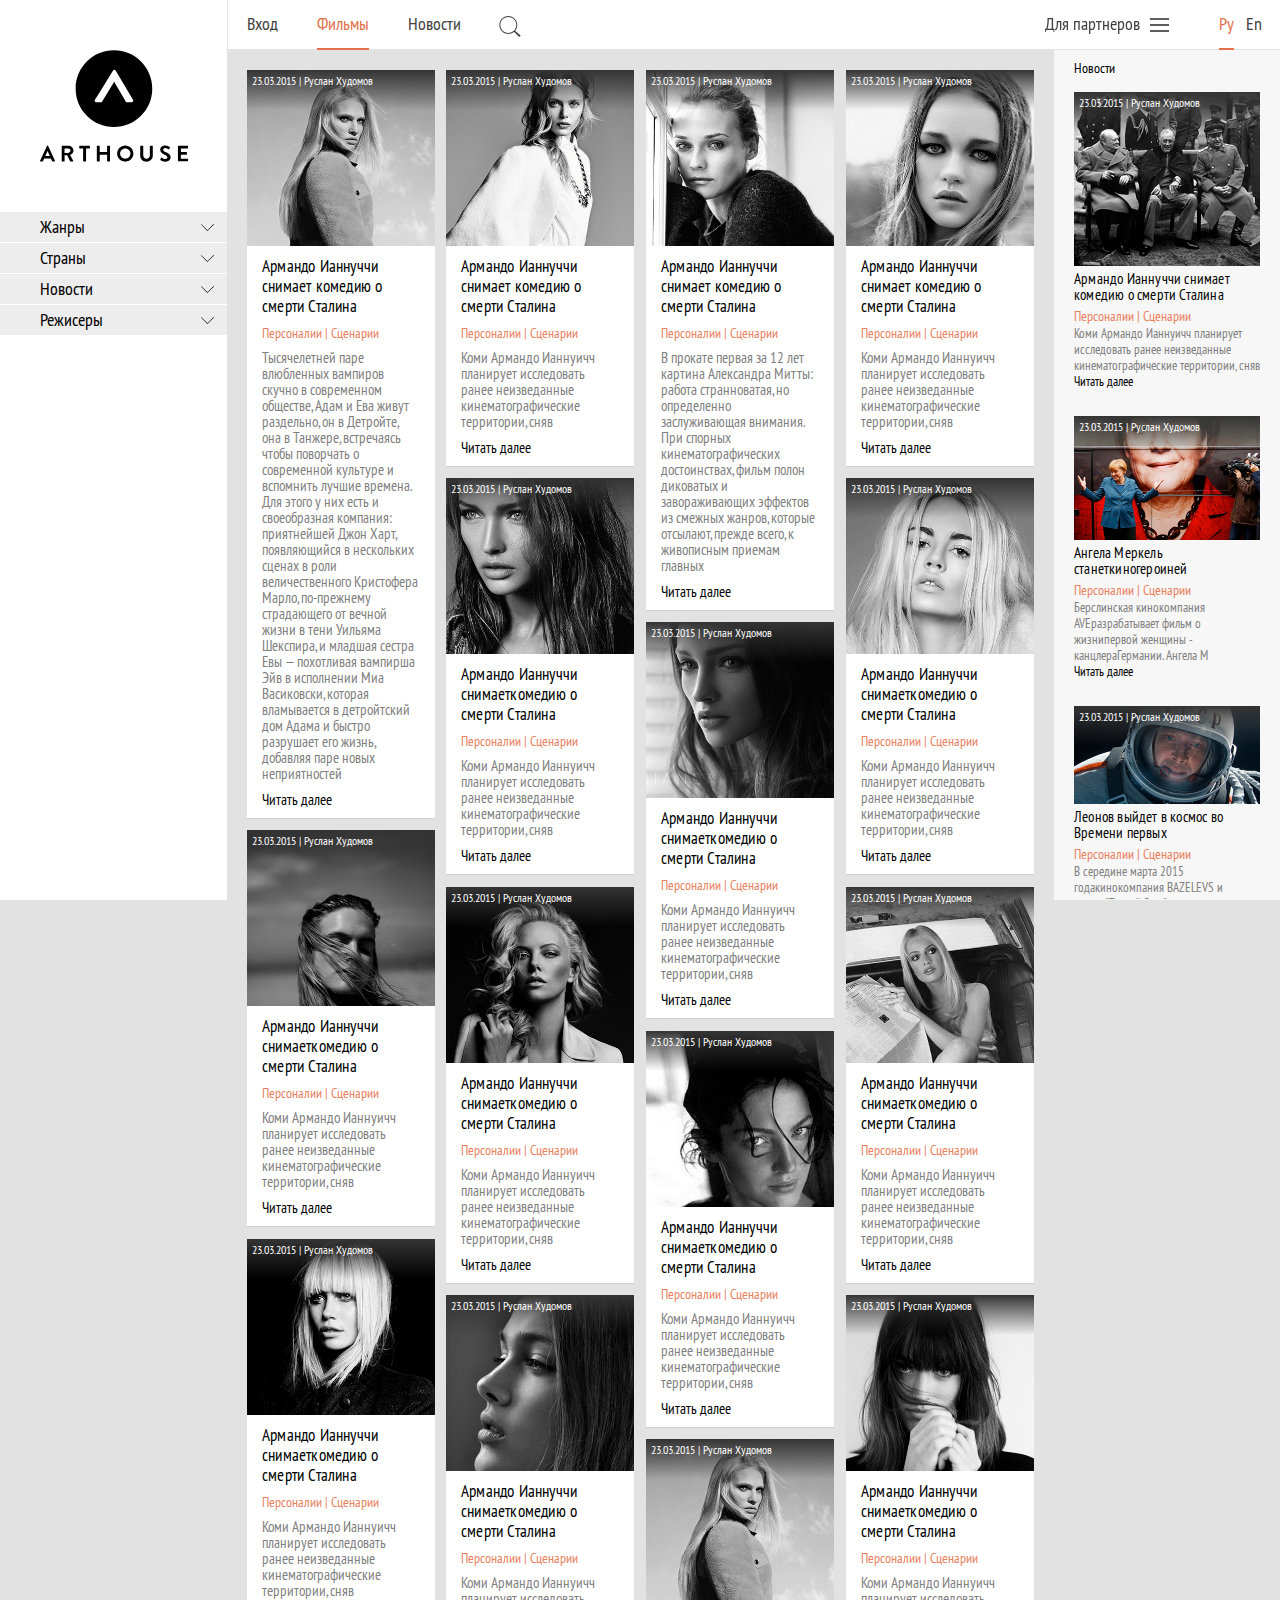
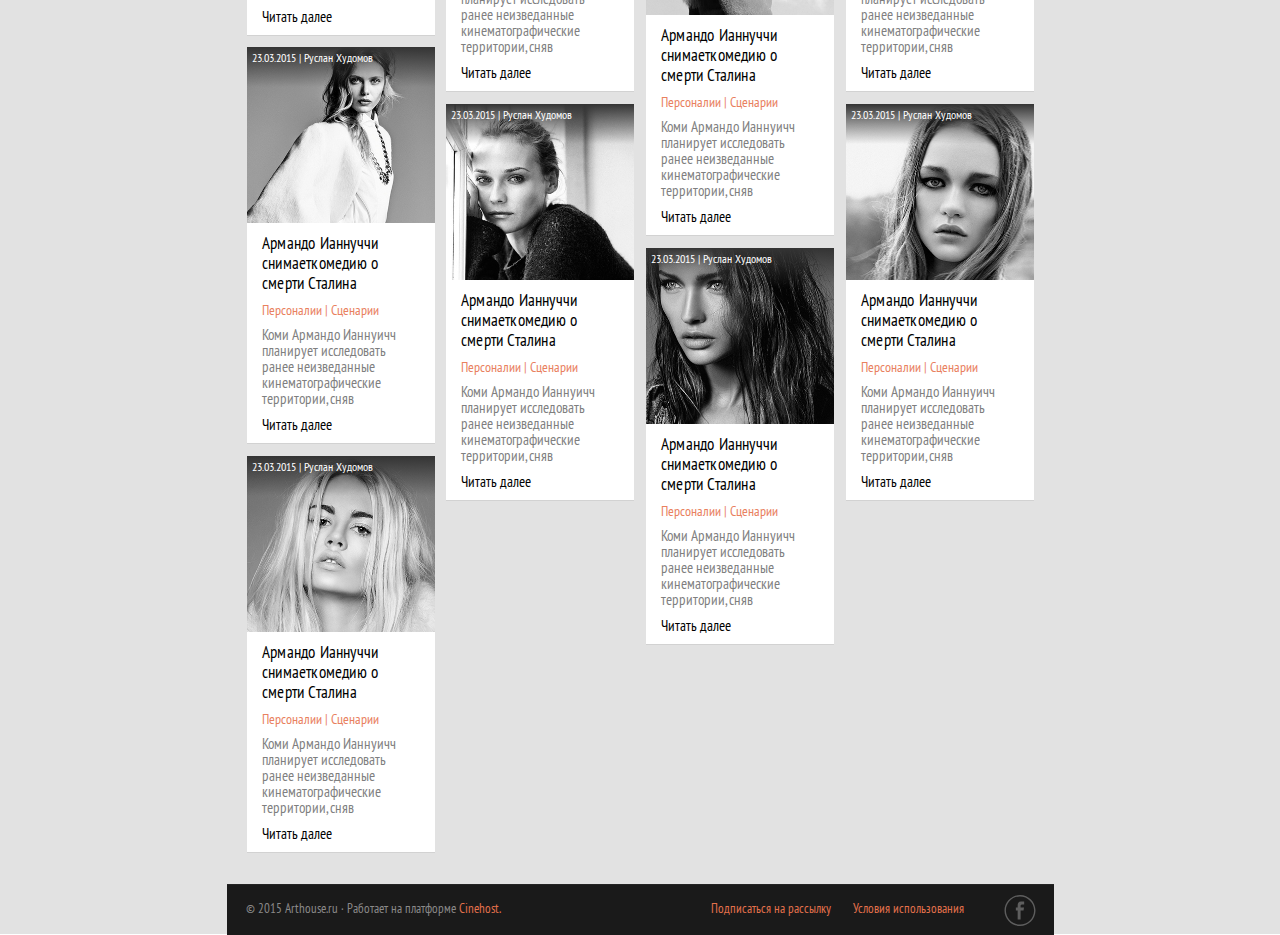
<file: news.html>
<!DOCTYPE html>
<!--[if lt IE 7]><html class="no-js lt-ie9 lt-ie8 lt-ie7" xmlns="http://www.w3.org/1999/xhtml" lang="ru" xml:lang="ru"></html><![endif]-->
<!--[if IE 7]><html class="no-js lt-ie9 lt-ie8" xmlns="http://www.w3.org/1999/xhtml" lang="ru" xml:lang="ru"></html><![endif]-->
<!--[if IE 8]><html class="no-js lt-ie9" xmlns="http://www.w3.org/1999/xhtml" lang="ru" xml:lang="ru"></html><![endif]-->
<!--[if gt IE 8]><!--><html class="no-js" xmlns="http://www.w3.org/1999/xhtml" lang="ru" xml:lang="ru"><!--<![endif]-->
	<head>
		<meta http-equiv="Content-Type" content="text/html; charset=UTF-8"/>
		<!--[if IE]><meta http-equiv="X-UA-Compatible" content="IE=edge,chrome=1"/><![endif]-->
		<title>ARTHOUSE FILMS</title>
		<meta name="viewport" content="width=device-width, initial-scale=1, maximum-scale=1">
		<meta property="fb:admins" content=""/>
		<meta property="fb:app_id" content="1579175778983339"/>
		<meta property="og:type" content="website"/>
		<meta property="og:title" content="ARTHOUSE FILMS"/>
		<meta property="og:description" content="ARTHOUSE FILMS"/>
		<meta property="og:url" content="http://www.arthouse.ru/"/>
		<meta property="og:image" content="img/ARTHOUSE-FILMS-home.jpg"/>
		<meta name="description" content="ARTHOUSE FILMS"/>
		<meta name="keywords" content="ARTHOUSE FILMS"/>
		<meta name="SKYPE_TOOLBAR" content="SKYPE_TOOLBAR_PARSER_COMPATIBLE"/>
		<meta name="msapplication-TileColor" content="#ffffff" />
		<meta name="msapplication-TileImage" content="img/WebClip/ARTHOUSE-FILMS-ms-icon-144x144.png" />
		<meta name="theme-color" content="#ffffff" />
		<meta name="msapplication-config" content="img/WebClip/ARTHOUSE-FILMS-browserconfig.xml" />
		<link type="text/css" rel="stylesheet" href="css/reset.css"/>
		<link type="text/css" rel="stylesheet" href="css/jquery.mCustomScrollbar.min.css"/>
		<link type="text/css" rel="stylesheet" href="css/owl.carousel.css"/>
		<link type="text/css" rel="stylesheet" href="css/owl.theme.css"/>
		<link type="text/css" rel="stylesheet" href="css/owl.transitions.css"/>
		<link type="text/css" rel="stylesheet" href="css/select-theme-dark.css"/>
		<link type="text/css" rel="stylesheet" href="css/font-ptsans.css"/>
		<link type="text/css" rel="stylesheet" href="css/style.css"/>
		<link type="text/css" rel="stylesheet" href="css/device-detect.css"/>
		<link type="text/css" rel="stylesheet" href="css/style-chrome.css"/>
		<link rel="apple-touch-icon" href="img/WebClip/ARTHOUSE-FILMS-apple-icon-57x57.png" sizes="57x57" />
		<link rel="apple-touch-icon" href="img/WebClip/ARTHOUSE-FILMS-apple-icon-60x60.png" sizes="60x60" />
		<link rel="apple-touch-icon" href="img/WebClip/ARTHOUSE-FILMS-apple-icon-72x72.png" sizes="72x72" />
		<link rel="apple-touch-icon" href="img/WebClip/ARTHOUSE-FILMS-apple-icon-76x76.png" sizes="76x76"/>
		<link rel="apple-touch-icon" href="img/WebClip/ARTHOUSE-FILMS-apple-icon-114x114.png" sizes="114x114"/>
		<link rel="apple-touch-icon" href="img/WebClip/ARTHOUSE-FILMS-apple-icon-120x120.png" sizes="120x120"/>
		<link rel="apple-touch-icon" href="img/WebClip/ARTHOUSE-FILMS-apple-icon-144x144.png" sizes="144x144"/>
		<link rel="apple-touch-icon" href="img/WebClip/ARTHOUSE-FILMS-apple-icon-152x152.png" sizes="152x152"/>
		<link rel="apple-touch-icon" href="img/WebClip/ARTHOUSE-FILMS-apple-icon-180x180.png" sizes="180x180"/>
		<link rel="apple-touch-icon-precomposed" href="img/WebClip/ARTHOUSE-FILMS-icon-144x144-pre.png" sizes="144x144"/>
		<link rel="apple-touch-icon-precomposed" href="img/WebClip/ARTHOUSE-FILMS-icon-120x120-pre.png" sizes="120x120"/>
		<link rel="apple-touch-icon-precomposed" href="img/WebClip/ARTHOUSE-FILMS-icon-114x114-pre.png" sizes="114x114"/>
		<link rel="apple-touch-icon-precomposed" href="img/WebClip/ARTHOUSE-FILMS-icon-72x72-pre.png" sizes="72x72"/>
		<link rel="apple-touch-icon-precomposed" href="img/WebClip/ARTHOUSE-FILMS-icon-57x57-pre.png" sizes="57x57"/>
		<link type="image/png" rel="icon" href="img/WebClip/ARTHOUSE-FILMS-favicon-16x16.png" sizes="16x16"/>
		<link type="image/png" rel="icon" href="img/WebClip/ARTHOUSE-FILMS-favicon-32x32.png" sizes="32x32"/>
		<link type="image/png" rel="icon" href="img/WebClip/ARTHOUSE-FILMS-favicon-96x96.png" sizes="96x96"/>
		<link type="image/png" rel="icon" href="img/WebClip/ARTHOUSE-FILMS-favicon-192x192.png" sizes="192x192"/>
		<link rel="manifest" href="img/WebClip/ARTHOUSE-FILMS-manifest.json" />
		<link type="image/x-icon" href="img/WebClip/ARTHOUSE-FILMS-favicon.ico" rel="shortcut icon"/>
		<link type="image/x-icon" href="img/WebClip/ARTHOUSE-FILMS-favicon.ico" rel="icon"/>
		<!--[if IE]><script type="text/javascript" charset="utf-8" src="js/html5shiv.min.js"></script><![endif]-->
	</head>
	<body id="top">

		<!--||||||||||||||||MAIN-FIX-TOP||||||||||||||||-->
		<div class="MAIN-FIX-TOP">
			<div class="MAIN-FIX-TOP-FIX">
				<div class="main-fix-top-fix-pad">
					<div class="top-menu-place">

						<!--top-bar-size-->
						<div class="top-bar-size">

							<div class="bottom-line"></div>
							<div class="left-line"></div>

							<div class="top-bar-size-left">
								<div class="top-bar-size-left-pad">

									<ul class="top-left-list">
										<li class="top-left-item">
											<div class="top-left-item-pad">
												<a href="#" class="top-left-item-link">
													<span class="top-left-item-link-span">
														Вход
													</span>
													<span class="menu-bottom-line"></span>
												</a>
											</div>
										</li>
										<li class="top-left-item current">
											<div class="top-left-item-pad">
												<a href="#" class="top-left-item-link">
													<span class="top-left-item-link-span">
														Фильмы
													</span>
													<span class="menu-bottom-line"></span>
												</a>
											</div>
										</li>
										<li class="top-left-item">
											<div class="top-left-item-pad">
												<a href="#" class="top-left-item-link">
													<span class="top-left-item-link-span">
														Новости
													</span>
													<span class="menu-bottom-line"></span>
												</a>
											</div>
										</li>
										<li class="top-left-item">

											<!--search-bar-->
											<div class="search-bar">
												<div class="search-bar-left">
													<a href="#" class="search-btn-cell">
														<span class="search-btn-cell-pad">
															<span class="search-icon-2">
																<svg class="search-icon-svg-2" id="search-icon-svg-2" width="22" height="21" viewBox="0 0 1040 1024" version="1.1" xmlns="http://www.w3.org/2000/svg" xmlns:xlink="http://www.w3.org/1999/xlink">
																	<path class="path1" d="M437.385 0c-241.558 0-437.385 195.827-437.385 437.385 0 241.565 195.827 437.385 437.385 437.385 241.565 0 437.385-195.824 437.385-437.385 0-241.558-195.821-437.385-437.385-437.385zM437.385 826.172c-214.724 0-388.787-174.066-388.787-388.787s174.066-388.787 388.787-388.787 388.787 174.066 388.787 388.787-174.063 388.787-388.787 388.787z"></path>
																	<path class="path2" d="M690.123 741.969l48.599-48.599 300.94 261.897-68.729 68.733-280.809-282.031z"></path>
																</svg>
															</span>
														</span>
													</a>
												</div>
												<div class="search-bar-right">
													<div class="search-bar-right-pad">
														<input type="text" class="default-search-inp" value="" placeholder="Поиск"/>
													</div>
												</div>
											</div>
											<!--/search-bar-->

											<div class="top-left-item-pad">
												<a href="#" class="top-left-item-link search-symb">
													<span class="top-left-item-link-n-pad">
														<span class="search-icon">
															<svg class="search-icon-svg" id="search-icon-svg" width="22" height="21" viewBox="0 0 1040 1024" version="1.1" xmlns="http://www.w3.org/2000/svg" xmlns:xlink="http://www.w3.org/1999/xlink">
																<path class="path1" d="M437.385 0c-241.558 0-437.385 195.827-437.385 437.385 0 241.565 195.827 437.385 437.385 437.385 241.565 0 437.385-195.824 437.385-437.385 0-241.558-195.821-437.385-437.385-437.385zM437.385 826.172c-214.724 0-388.787-174.066-388.787-388.787s174.066-388.787 388.787-388.787 388.787 174.066 388.787 388.787-174.063 388.787-388.787 388.787z"></path>
																<path class="path2" d="M690.123 741.969l48.599-48.599 300.94 261.897-68.729 68.733-280.809-282.031z"></path>
															</svg>
														</span>
													</span>
												</a>
											</div>

										</li>
									</ul>
								</div>
							</div>
							<div class="top-bar-size-right">

								<!--top-right-two-col-->
								<div class="top-right-two-col">
									<div class="top-right-two-col-left">
										<a href="#" class="dd-link">
											<span class="dd-link-txt">
												Для партнеров
												<span class="menu-icon-place">
													<svg class="menu-icon-svg" id="menu-icon-svg" viewBox="0 0 1390 1024">
														<path class="path1" d="M0 438.858h1389.704v146.287h-1389.704v-146.287z"></path>
														<path class="path2" d="M0 877.713h1389.704v146.287h-1389.704v-146.287z"></path>
														<path class="path3" d="M0 0h1389.704v146.287h-1389.704v-146.287z"></path>
													</svg>
												</span>
											</span>
										</a>

										<!--dd-->
										<div class="dd">
											<div class="dd-pad">
												<ul class="dd-menu-list">
													<li class="dd-menu-item">
														<a href="#" class="dd-menu-item-link">
															<span class="dd-menu-item-link-txt">
																В Кино
															</span>
														</a>
													</li>
													<li class="dd-menu-item">
														<a href="#" class="dd-menu-item-link">
															<span class="dd-menu-item-link-txt">
																Каталог
															</span>
														</a>
													</li>
													<li class="dd-menu-item">
														<a href="#" class="dd-menu-item-link">
															<span class="dd-menu-item-link-txt">
																О Компании
															</span>
														</a>
													</li>
												</ul>
											</div>
										</div>
										<!--/dd-->

									</div>
									<div class="top-right-two-col-right">
										<!--language-place-->
										<ul class="lang-list">
											<li class="lang-item current">
												<a href="#" class="lang-item-link">
													<span class="lang-item-link-txt">Ру</span>
													<span class="lang-bottom-line"></span>
												</a>
											</li>
											<li class="lang-item">
												<a href="#" class="lang-item-link">
													<span class="lang-item-link-txt">En</span>
													<span class="lang-bottom-line"></span>
												</a>
											</li>
										</ul>
										<!--/language-place-->
									</div>
								</div>
								<!--/top-right-two-col-->

							</div>
						</div>
						<!--/top-bar-size-->

					</div>
				</div>
			</div>
		</div>
		<!--||||||||||||||||/MAIN-FIX-TOP||||||||||||||||-->


		<!--========================-->
		<!--=======MAIN-CARCASS=======-->
		<!--========================-->
		<div class="MAIN-CARCASS" >
			<div class="MAIN-FIX-CARCASS">

				<!--|||||||||||||||||||||||||MAIN-FIX-LEFT|||||||||||||||||||||||-->
				<div class="MAIN-FIX-LEFT">
					<!--LEFT-BAR-SCROLL-PLACE-->
					<div class="LEFT-BAR-SCROLL-PLACE">
						<div class="LEFT-BAR-pad">

							<!--logo-place-->
							<div class="logo-place">
								<div class="logo-place-pad">
									<a href="#" class="logo-link hta" title="ATHOUSE FILMS">
										<span class="ARTHOUSE-LOGO-SVG-CELL">
											<svg class="ARTHOUSE-LOGO-SVG" width="148" height="112" id="ARTHOUSE-LOGO-SVG" version="1.1" xmlns="http://www.w3.org/2000/svg" xmlns:xlink="http://www.w3.org/1999/xlink" viewBox="0 0 1362 1024">
												<path class="path1" d="M0.477 1016.423l64.889-138.785c0.477-1.403 1.899-2.367 3.321-2.367h1.899c1.899 0 2.834 0.954 3.311 2.367l63.944 138.785c1.422 2.853-0.468 5.21-3.321 5.21h-17.997c-3.311 0-4.733-1.422-6.155-4.265l-10.42-22.272h-61.568l-10.42 22.272c-0.945 1.899-2.844 4.265-6.164 4.265h-17.997c-2.834 0-4.733-2.367-3.321-5.21zM90.472 972.366l-20.841-45.461h-0.477l-20.364 45.461h41.681z"></path>
												<path class="path2" d="M198.931 881.427c0-1.89 1.899-3.788 3.788-3.788h59.678c25.106 0 45.47 19.896 45.47 44.057 0 18.942-12.787 34.582-30.784 41.691l28.417 52.102c1.422 2.844 0 6.155-3.311 6.155h-21.785c-1.899 0-2.844-0.954-3.311-1.899l-27.473-54.468h-23.207v52.579c0 1.89-1.899 3.788-3.788 3.788h-18.951c-2.357 0-3.788-1.899-3.788-3.788v-136.418l-0.954-0.009zM260.031 943.481c10.897 0 20.841-9.476 20.841-20.841 0-10.897-9.476-19.887-20.841-19.887h-34.105v41.195h34.105v-0.468z"></path>
												<path class="path3" d="M396.908 902.277h-32.206c-2.367 0-3.788-1.899-3.788-3.788v-17.061c0-1.89 1.899-3.788 3.788-3.788h90.939c2.367 0 3.798 1.899 3.798 3.788v17.061c0 1.89-1.899 3.788-3.798 3.788h-31.729v115.569c0 1.89-1.899 3.788-3.798 3.788h-19.41c-1.899 0-3.798-1.899-3.798-3.788v-115.569z"></path>
												<path class="path4" d="M522.897 881.427c0-1.89 1.899-3.788 3.788-3.788h19.419c2.367 0 3.788 1.899 3.788 3.788v54.468h67.732v-54.468c0-1.89 1.899-3.788 3.798-3.788h18.942c1.89 0 3.788 1.899 3.788 3.788v136.418c0 1.89-1.899 3.788-3.788 3.788h-18.942c-2.376 0-3.798-1.899-3.798-3.788v-56.835h-67.732v56.835c0 1.89-1.899 3.788-3.788 3.788h-19.419c-1.89 0-3.788-1.899-3.788-3.788v-136.418z"></path>
												<path class="path5" d="M784.818 875.758c41.672 0 74.832 33.151 74.832 74.355s-33.16 73.887-74.832 73.887c-41.681 0-74.832-32.683-74.832-73.887s33.151-74.355 74.832-74.355zM784.818 996.995c26.051 0 47.836-21.308 47.836-47.35 0-26.060-21.785-47.369-47.836-47.369s-47.836 21.785-47.836 47.369c0 26.042 21.785 47.35 47.836 47.35z"></path>
												<path class="path6" d="M922.64 881.427c0-1.89 1.89-3.788 3.788-3.788h19.896c2.376 0 3.779 1.899 3.779 3.788v84.317c0 17.511 11.851 31.252 30.335 31.252 18.465 0 30.307-13.741 30.307-31.252v-84.317c0-1.89 1.88-3.788 3.788-3.788h19.896c1.899 0 3.779 1.899 3.779 3.788v85.748c0 31.252-25.097 56.826-58.257 56.826-32.683 0-57.789-25.106-57.789-56.826v-85.748h0.477z"></path>
												<path class="path7" d="M1107.363 1001.738l7.577-12.796c1.899-2.834 5.219-2.834 7.109-1.413 0.945 0.477 17.997 12.796 31.252 12.796 10.897 0 18.942-7.1 18.942-15.64 0-10.411-8.999-17.511-26.519-24.629-19.428-8.054-39.324-20.364-39.324-44.516 0-18.483 13.75-39.315 46.892-39.315 21.308 0 37.416 10.888 41.672 13.732 1.899 1.413 2.853 4.742 1.431 6.632l-8.054 11.842c-1.899 2.367-4.752 4.265-7.109 2.367-1.899-0.945-17.511-11.365-28.885-11.365-11.842 0-18.465 8.045-18.465 14.218 0 9.466 7.568 16.098 24.62 23.198 20.373 8.054 43.58 19.896 43.58 46.415 0 21.318-18.483 40.737-47.836 40.737-26.051 0-41.681-12.31-45.947-16.098-1.89-1.899-2.825-2.862-0.936-6.164z"></path>
												<path class="path8" d="M1269.355 881.427c0-1.89 1.88-3.788 3.779-3.788h84.775c2.376 0 3.788 1.899 3.788 3.788v17.061c0 1.89-1.89 3.788-3.788 3.788h-61.577v33.618h51.634c1.899 0 3.788 1.908 3.788 3.798v17.043c0 2.367-1.89 3.788-3.788 3.788h-51.634v36.003h61.577c2.376 0 3.788 1.89 3.788 3.788v17.043c0 1.899-1.89 3.788-3.788 3.788h-84.775c-2.376 0-3.779-1.89-3.779-3.788v-135.932z"></path>
												<path class="path9" d="M680.615 0c-194.657 0-352.384 157.718-352.384 352.384s157.727 352.384 352.384 352.384c194.666 0 352.384-157.709 352.384-352.384 0.477-194.657-157.718-352.384-352.384-352.384zM843.066 478.372c-11.356 0-8.522 0-40.727 0-5.192 0-10.888-3.788-13.255-8.522l-106.57-180.457-110.358 180.457c-2.367 4.733-7.577 8.054-13.741 8.054-32.206 0-28.417 0-40.727 0-8.054 0-13.264-5.21-14.209-11.365-0.945-3.311-0.468-7.577 1.899-11.365l41.204-65.843 121.733-197.977c2.367-3.788 8.522-11.842 13.255-11.842h3.779c4.752 0 10.897 7.586 13.273 11.374l157.241 262.857c0.954 1.422 1.422 2.376 1.899 3.788 1.89 4.733 0.954 9.943-1.899 13.741-2.853 4.256-7.118 7.1-12.796 7.1z"></path>
											</svg>
										</span>
									</a>
								</div>
							</div>
							<!--/logo-place-->

							<!--MAIN-ACCORD-MENU-CELL-->
							<div class="MAIN-ACCORD-MENU-CELL">
								<div class="main-accord-menu-cell-pad">
									<ul class="accord-menu">
										<li class="accord-menu-item">
											<div class="accord-cat">
												<a href="#" class="accord-cat-link">
													<span class="accord-cat-link-txt">
														Жанры
													</span>
													<span class="menu-arrow">
														<span class="menu-arrow-svg-cell">
															<svg class="menu-arrow-svg" id="menu-arrow-svg" width="13" height="7" viewBox="0 0 1922 1024" version="1.1" xmlns="http://www.w3.org/2000/svg" xmlns:xlink="http://www.w3.org/1999/xlink">
																<path class="path1" d="M0 82.044l64.852-64.852 941.949 941.956-64.852 64.852-941.949-941.956z"></path>
																<path class="path2" d="M1922.474 65.032l-65.032-65.032-944.632 944.632 65.032 65.032 944.632-944.632z"></path>
															</svg>
														</span>
													</span>
												</a>
											</div>
											<!--sub-cat-list-->
											<div class="sub-cat-list-cell">
												<div class="sub-cat-list-cell-height-detect-SCROLL">
													<div class="sub-cat-list-cell-height-detect">
														<ul class="sub-cat-list">
															<li class="sub-cat-item">
																<a href="#" class="sub-cat-item-link">
																	<span class="sub-cat-item-link-txt">
																		Мистика
																	</span>
																</a>
															</li>
															<li class="sub-cat-item">
																<a href="#" class="sub-cat-item-link">
																	<span class="sub-cat-item-link-txt">
																		Анимация
																	</span>
																</a>
															</li>
															<li class="sub-cat-item">
																<a href="#" class="sub-cat-item-link">
																	<span class="sub-cat-item-link-txt">
																		Биография
																	</span>
																</a>
															</li>
															<li class="sub-cat-item">
																<a href="#" class="sub-cat-item-link">
																	<span class="sub-cat-item-link-txt">
																		Вестерн
																	</span>
																</a>
															</li>
															<li class="sub-cat-item">
																<a href="#" class="sub-cat-item-link">
																	<span class="sub-cat-item-link-txt">
																		Война
																	</span>
																</a>
															</li>
															<li class="sub-cat-item">
																<a href="#" class="sub-cat-item-link">
																	<span class="sub-cat-item-link-txt">
																		Детектив
																	</span>
																</a>
															</li>
															<li class="sub-cat-item">
																<a href="#" class="sub-cat-item-link">
																	<span class="sub-cat-item-link-txt">
																		Детское
																	</span>
																</a>
															</li>
															<li class="sub-cat-item">
																<a href="#" class="sub-cat-item-link">
																	<span class="sub-cat-item-link-txt">
																		Документальный
																	</span>
																</a>
															</li>
															<li class="sub-cat-item">
																<a href="#" class="sub-cat-item-link">
																	<span class="sub-cat-item-link-txt">
																		Драма
																	</span>
																</a>
															</li>
															<li class="sub-cat-item">
																<a href="#" class="sub-cat-item-link">
																	<span class="sub-cat-item-link-txt">
																		История
																	</span>
																</a>
															</li>
															<li class="sub-cat-item">
																<a href="#" class="sub-cat-item-link">
																	<span class="sub-cat-item-link-txt">
																		Комедия
																	</span>
																</a>
															</li>
															<li class="sub-cat-item">
																<a href="#" class="sub-cat-item-link">
																	<span class="sub-cat-item-link-txt">
																		Криминал
																	</span>
																</a>
															</li>
															<li class="sub-cat-item">
																<a href="#" class="sub-cat-item-link">
																	<span class="sub-cat-item-link-txt">
																		Музыка
																	</span>
																</a>
															</li>
															<li class="sub-cat-item">
																<a href="#" class="sub-cat-item-link">
																	<span class="sub-cat-item-link-txt">
																		Научная Фантастика
																	</span>
																</a>
															</li>
															<li class="sub-cat-item">
																<a href="#" class="sub-cat-item-link">
																	<span class="sub-cat-item-link-txt">
																		Нуар
																	</span>
																</a>
															</li>
															<li class="sub-cat-item">
																<a href="#" class="sub-cat-item-link">
																	<span class="sub-cat-item-link-txt">
																		Романтика
																	</span>
																</a>
															</li>
															<li class="sub-cat-item">
																<a href="#" class="sub-cat-item-link">
																	<span class="sub-cat-item-link-txt">
																		Спорт
																	</span>
																</a>
															</li>
															<li class="sub-cat-item">
																<a href="#" class="sub-cat-item-link">
																	<span class="sub-cat-item-link-txt">
																		Триллер
																	</span>
																</a>
															</li>
															<li class="sub-cat-item">
																<a href="#" class="sub-cat-item-link">
																	<span class="sub-cat-item-link-txt">
																		Ужасы
																	</span>
																</a>
															</li>
															<li class="sub-cat-item">
																<a href="#" class="sub-cat-item-link">
																	<span class="sub-cat-item-link-txt">
																		Фентези
																	</span>
																</a>
															</li>
															<li class="sub-cat-item">
																<a href="#" class="sub-cat-item-link">
																	<span class="sub-cat-item-link-txt">
																		Экспериментальное
																	</span>
																</a>
															</li>
															<li class="sub-cat-item">
																<a href="#" class="sub-cat-item-link">
																	<span class="sub-cat-item-link-txt">
																		Экшн и Приключения
																	</span>
																</a>
															</li>
															<li class="sub-cat-item">
																<a href="#" class="sub-cat-item-link">
																	<span class="sub-cat-item-link-txt">
																		Эротика
																	</span>
																</a>
															</li>
														</ul>
													</div>
												</div>
											</div>
											<!--/sub-cat-list-->

										</li>
										<li class="accord-menu-item">
											<div class="accord-cat">
												<a href="#" class="accord-cat-link">
													<span class="accord-cat-link-txt">
														Страны
													</span>
													<span class="menu-arrow">
														<span class="menu-arrow-svg-cell">
															<svg class="menu-arrow-svg" id="menu-arrow-svg" width="13" height="7" viewBox="0 0 1922 1024" version="1.1" xmlns="http://www.w3.org/2000/svg" xmlns:xlink="http://www.w3.org/1999/xlink">
																<path class="path1" d="M0 82.044l64.852-64.852 941.949 941.956-64.852 64.852-941.949-941.956z"></path>
																<path class="path2" d="M1922.474 65.032l-65.032-65.032-944.632 944.632 65.032 65.032 944.632-944.632z"></path>
															</svg>
														</span>
													</span>
												</a>
											</div>
											<!--sub-cat-list--><div class="sub-cat-list-cell"><div class="sub-cat-list-cell-height-detect-SCROLL"><div class="sub-cat-list-cell-height-detect"><ul class="sub-cat-list"><li class="sub-cat-item"><a href="#" class="sub-cat-item-link"><span class="sub-cat-item-link-txt">Мистика</span></a></li><li class="sub-cat-item"><a href="#" class="sub-cat-item-link"><span class="sub-cat-item-link-txt">Анимация</span></a></li><li class="sub-cat-item"><a href="#" class="sub-cat-item-link"><span class="sub-cat-item-link-txt">Биография</span></a></li><li class="sub-cat-item"><a href="#" class="sub-cat-item-link"><span class="sub-cat-item-link-txt">Вестерн</span></a></li><li class="sub-cat-item"><a href="#" class="sub-cat-item-link"><span class="sub-cat-item-link-txt">Война</span></a></li><li class="sub-cat-item"><a href="#" class="sub-cat-item-link"><span class="sub-cat-item-link-txt">Детектив</span></a></li><li class="sub-cat-item"><a href="#" class="sub-cat-item-link"><span class="sub-cat-item-link-txt">Детское</span></a></li><li class="sub-cat-item"><a href="#" class="sub-cat-item-link"><span class="sub-cat-item-link-txt">Документальный</span></a></li><li class="sub-cat-item"><a href="#" class="sub-cat-item-link"><span class="sub-cat-item-link-txt">Драма</span></a></li><li class="sub-cat-item"><a href="#" class="sub-cat-item-link"><span class="sub-cat-item-link-txt">История</span></a></li><li class="sub-cat-item"><a href="#" class="sub-cat-item-link"><span class="sub-cat-item-link-txt">Комедия</span></a></li><li class="sub-cat-item"><a href="#" class="sub-cat-item-link"><span class="sub-cat-item-link-txt">Криминал</span></a></li><li class="sub-cat-item"><a href="#" class="sub-cat-item-link"><span class="sub-cat-item-link-txt">Музыка</span></a></li><li class="sub-cat-item"><a href="#" class="sub-cat-item-link"><span class="sub-cat-item-link-txt">Научная Фантастика</span></a></li><li class="sub-cat-item"><a href="#" class="sub-cat-item-link"><span class="sub-cat-item-link-txt">Нуар</span></a></li><li class="sub-cat-item"><a href="#" class="sub-cat-item-link"><span class="sub-cat-item-link-txt">Романтика</span></a></li><li class="sub-cat-item"><a href="#" class="sub-cat-item-link"><span class="sub-cat-item-link-txt">Спорт</span></a></li><li class="sub-cat-item"><a href="#" class="sub-cat-item-link"><span class="sub-cat-item-link-txt">Триллер</span></a></li><li class="sub-cat-item"><a href="#" class="sub-cat-item-link"><span class="sub-cat-item-link-txt">Ужасы</span></a></li><li class="sub-cat-item"><a href="#" class="sub-cat-item-link"><span class="sub-cat-item-link-txt">Фентези</span></a></li><li class="sub-cat-item"><a href="#" class="sub-cat-item-link"><span class="sub-cat-item-link-txt">Экспериментальное</span></a></li><li class="sub-cat-item"><a href="#" class="sub-cat-item-link"><span class="sub-cat-item-link-txt">Экшн и Приключения</span></a></li><li class="sub-cat-item"><a href="#" class="sub-cat-item-link"><span class="sub-cat-item-link-txt">Эротика</span></a></li></ul></div></div></div><!--/sub-cat-list-->
										</li>
										<li class="accord-menu-item">
											<div class="accord-cat">
												<a href="#" class="accord-cat-link">
													<span class="accord-cat-link-txt">
														Новости
													</span>
													<span class="menu-arrow">
														<span class="menu-arrow-svg-cell">
															<svg class="menu-arrow-svg" id="menu-arrow-svg" width="13" height="7" viewBox="0 0 1922 1024" version="1.1" xmlns="http://www.w3.org/2000/svg" xmlns:xlink="http://www.w3.org/1999/xlink">
																<path class="path1" d="M0 82.044l64.852-64.852 941.949 941.956-64.852 64.852-941.949-941.956z"></path>
																<path class="path2" d="M1922.474 65.032l-65.032-65.032-944.632 944.632 65.032 65.032 944.632-944.632z"></path>
															</svg>
														</span>
													</span>
												</a>
											</div>
											<!--sub-cat-list--><div class="sub-cat-list-cell"><div class="sub-cat-list-cell-height-detect-SCROLL"><div class="sub-cat-list-cell-height-detect"><ul class="sub-cat-list"><li class="sub-cat-item"><a href="#" class="sub-cat-item-link"><span class="sub-cat-item-link-txt">Мистика</span></a></li><li class="sub-cat-item"><a href="#" class="sub-cat-item-link"><span class="sub-cat-item-link-txt">Анимация</span></a></li><li class="sub-cat-item"><a href="#" class="sub-cat-item-link"><span class="sub-cat-item-link-txt">Биография</span></a></li><li class="sub-cat-item"><a href="#" class="sub-cat-item-link"><span class="sub-cat-item-link-txt">Вестерн</span></a></li><li class="sub-cat-item"><a href="#" class="sub-cat-item-link"><span class="sub-cat-item-link-txt">Война</span></a></li><li class="sub-cat-item"><a href="#" class="sub-cat-item-link"><span class="sub-cat-item-link-txt">Детектив</span></a></li><li class="sub-cat-item"><a href="#" class="sub-cat-item-link"><span class="sub-cat-item-link-txt">Детское</span></a></li><li class="sub-cat-item"><a href="#" class="sub-cat-item-link"><span class="sub-cat-item-link-txt">Документальный</span></a></li><li class="sub-cat-item"><a href="#" class="sub-cat-item-link"><span class="sub-cat-item-link-txt">Драма</span></a></li><li class="sub-cat-item"><a href="#" class="sub-cat-item-link"><span class="sub-cat-item-link-txt">История</span></a></li><li class="sub-cat-item"><a href="#" class="sub-cat-item-link"><span class="sub-cat-item-link-txt">Комедия</span></a></li><li class="sub-cat-item"><a href="#" class="sub-cat-item-link"><span class="sub-cat-item-link-txt">Криминал</span></a></li><li class="sub-cat-item"><a href="#" class="sub-cat-item-link"><span class="sub-cat-item-link-txt">Музыка</span></a></li><li class="sub-cat-item"><a href="#" class="sub-cat-item-link"><span class="sub-cat-item-link-txt">Научная Фантастика</span></a></li><li class="sub-cat-item"><a href="#" class="sub-cat-item-link"><span class="sub-cat-item-link-txt">Нуар</span></a></li><li class="sub-cat-item"><a href="#" class="sub-cat-item-link"><span class="sub-cat-item-link-txt">Романтика</span></a></li><li class="sub-cat-item"><a href="#" class="sub-cat-item-link"><span class="sub-cat-item-link-txt">Спорт</span></a></li><li class="sub-cat-item"><a href="#" class="sub-cat-item-link"><span class="sub-cat-item-link-txt">Триллер</span></a></li><li class="sub-cat-item"><a href="#" class="sub-cat-item-link"><span class="sub-cat-item-link-txt">Ужасы</span></a></li><li class="sub-cat-item"><a href="#" class="sub-cat-item-link"><span class="sub-cat-item-link-txt">Фентези</span></a></li><li class="sub-cat-item"><a href="#" class="sub-cat-item-link"><span class="sub-cat-item-link-txt">Экспериментальное</span></a></li><li class="sub-cat-item"><a href="#" class="sub-cat-item-link"><span class="sub-cat-item-link-txt">Экшн и Приключения</span></a></li><li class="sub-cat-item"><a href="#" class="sub-cat-item-link"><span class="sub-cat-item-link-txt">Эротика</span></a></li></ul></div></div></div><!--/sub-cat-list-->
										</li>
										<li class="accord-menu-item">
											<div class="accord-cat">
												<a href="#" class="accord-cat-link">
													<span class="accord-cat-link-txt">
														Режисеры
													</span>
													<span class="menu-arrow">
														<span class="menu-arrow-svg-cell">
															<svg class="menu-arrow-svg" id="menu-arrow-svg" width="13" height="7" viewBox="0 0 1922 1024" version="1.1" xmlns="http://www.w3.org/2000/svg" xmlns:xlink="http://www.w3.org/1999/xlink">
																<path class="path1" d="M0 82.044l64.852-64.852 941.949 941.956-64.852 64.852-941.949-941.956z"></path>
																<path class="path2" d="M1922.474 65.032l-65.032-65.032-944.632 944.632 65.032 65.032 944.632-944.632z"></path>
															</svg>
														</span>
													</span>
												</a>
											</div>
											<!--sub-cat-list--><div class="sub-cat-list-cell"><div class="sub-cat-list-cell-height-detect-SCROLL"><div class="sub-cat-list-cell-height-detect"><ul class="sub-cat-list"><li class="sub-cat-item"><a href="#" class="sub-cat-item-link"><span class="sub-cat-item-link-txt">Мистика</span></a></li><li class="sub-cat-item"><a href="#" class="sub-cat-item-link"><span class="sub-cat-item-link-txt">Анимация</span></a></li><li class="sub-cat-item"><a href="#" class="sub-cat-item-link"><span class="sub-cat-item-link-txt">Биография</span></a></li><li class="sub-cat-item"><a href="#" class="sub-cat-item-link"><span class="sub-cat-item-link-txt">Вестерн</span></a></li><li class="sub-cat-item"><a href="#" class="sub-cat-item-link"><span class="sub-cat-item-link-txt">Война</span></a></li><li class="sub-cat-item"><a href="#" class="sub-cat-item-link"><span class="sub-cat-item-link-txt">Детектив</span></a></li><li class="sub-cat-item"><a href="#" class="sub-cat-item-link"><span class="sub-cat-item-link-txt">Детское</span></a></li><li class="sub-cat-item"><a href="#" class="sub-cat-item-link"><span class="sub-cat-item-link-txt">Документальный</span></a></li><li class="sub-cat-item"><a href="#" class="sub-cat-item-link"><span class="sub-cat-item-link-txt">Драма</span></a></li><li class="sub-cat-item"><a href="#" class="sub-cat-item-link"><span class="sub-cat-item-link-txt">История</span></a></li><li class="sub-cat-item"><a href="#" class="sub-cat-item-link"><span class="sub-cat-item-link-txt">Комедия</span></a></li><li class="sub-cat-item"><a href="#" class="sub-cat-item-link"><span class="sub-cat-item-link-txt">Криминал</span></a></li><li class="sub-cat-item"><a href="#" class="sub-cat-item-link"><span class="sub-cat-item-link-txt">Музыка</span></a></li><li class="sub-cat-item"><a href="#" class="sub-cat-item-link"><span class="sub-cat-item-link-txt">Научная Фантастика</span></a></li><li class="sub-cat-item"><a href="#" class="sub-cat-item-link"><span class="sub-cat-item-link-txt">Нуар</span></a></li><li class="sub-cat-item"><a href="#" class="sub-cat-item-link"><span class="sub-cat-item-link-txt">Романтика</span></a></li><li class="sub-cat-item"><a href="#" class="sub-cat-item-link"><span class="sub-cat-item-link-txt">Спорт</span></a></li><li class="sub-cat-item"><a href="#" class="sub-cat-item-link"><span class="sub-cat-item-link-txt">Триллер</span></a></li><li class="sub-cat-item"><a href="#" class="sub-cat-item-link"><span class="sub-cat-item-link-txt">Ужасы</span></a></li><li class="sub-cat-item"><a href="#" class="sub-cat-item-link"><span class="sub-cat-item-link-txt">Фентези</span></a></li><li class="sub-cat-item"><a href="#" class="sub-cat-item-link"><span class="sub-cat-item-link-txt">Экспериментальное</span></a></li><li class="sub-cat-item"><a href="#" class="sub-cat-item-link"><span class="sub-cat-item-link-txt">Экшн и Приключения</span></a></li><li class="sub-cat-item"><a href="#" class="sub-cat-item-link"><span class="sub-cat-item-link-txt">Эротика</span></a></li></ul></div></div></div><!--/sub-cat-list-->
										</li>
									</ul>
								</div>
							</div>
							<!--/MAIN-ACCORD-MENU-CELL-->

						</div>
					</div>
					<!--/LEFT-BAR-SCROLL-PLACE-->
				</div>
				<!--|||||||||||||||||||||||||/MAIN-FIX-LEFT||||||||||||||||||||||-->

				<div class="MAIN-FIX-CARCASS-PAD">
					<!--MAIN-FIX-CENTER-->
					<div class="MAIN-FIX-CENTER">
						<div class="p20">


							<ul class="all-news-list">
								<li class="all-news-item">
									<div class="all-news-item-pad">
										<article class="article-type">
											<figure class="figure-article-type">
												<a href="#" 
														class="hta article-img-link" 
														title="Армандо Ианнуччи снимает комедию о смерти Сталина">
													<span class="gradient-title">
														<span class="gradient-title-cont">
															23.03.2015 <span class="grad-spacer">|</span> Руслан Худомов
														</span>
													</span>
													<img src="img/m/14.jpg" 
																alt="Армандо Ианнуччи снимает комедию о смерти Сталина" 
																title="Армандо Ианнуччи снимает комедию о смерти Сталина" 
																width="186" 
																height="174" 
																class="hta img-resize"/>
												</a>
											</figure>
											<h2 class="article-type-title">
												<a href="#" 
														class="article-type-title-link hta" 
														title="Армандо Ианнуччи снимает комедию о смерти Сталина">
													Армандо Ианнуччи снимает
													комедию о смерти Сталина
												</a>
											</h2>
											<!--tags-cell-->
											<div class="tags-cell">
												<a href="#">Персоналии</a>
												<span class="tags-spacer">|</span>
												<a href="#">Сценарии</a>
											</div>
											<!--/tags-cell-->
											<!--article-type-descr-->
											<div class="article-type-descr">
												<div class="article-type-descr-txt">
													Тысячелетней паре влюбленных 
													вампиров скучно в современном 
													обществе, Адам и Ева живут раздельно, 
													он в Детройте, она в Танжере, встречаясь 
													чтобы поворчать о современной культуре 
													и вспомнить лучшие времена. Для этого у 
													них есть и своеобразная компания: приятнейшей
													Джон Харт, появляющийся в нескольких сценах 
													в роли величественного Кристофера Марло,
													по-прежнему страдающего от вечной жизни 
													в тени Уильяма Шекспира, и младшая сестра
													Евы — похотливая вампирша Эйв в исполнении 
													Миа Васиковски, которая вламывается в 
													детройтский дом Адама и быстро разрушает 
													его жизнь, добавляя паре новых неприятностей
													<a href="#" class="article-type-read-more-cell">
														Читать далее<span class="icon-more"></span>
													</a>
												</div>
											</div>
											<!--/article-type-descr-->
										</article>
									</div>
								</li>
								<li class="all-news-item">
									<div class="all-news-item-pad">
										<article class="article-type">
											<figure class="figure-article-type">
												<a href="#" 
														class="hta article-img-link" 
														title="Армандо Ианнуччи снимает комедию о смерти Сталина">
													<span class="gradient-title">
														<span class="gradient-title-cont">
															23.03.2015 <span class="grad-spacer">|</span> Руслан Худомов
														</span>
													</span>
													<img src="img/m/1.jpg" 
																alt="Армандо Ианнуччи снимает комедию о смерти Сталина" 
																title="Армандо Ианнуччи снимает комедию о смерти Сталина" 
																width="186" 
																height="174" 
																class="hta img-resize"/>
												</a>
											</figure>
											<h2 class="article-type-title">
												<a href="#" 
														class="article-type-title-link hta" 
														title="Армандо Ианнуччи снимает комедию о смерти Сталина">
													Армандо Ианнуччи снимает
													комедию о смерти Сталина
												</a>
											</h2>
											<!--tags-cell-->
											<div class="tags-cell">
												<a href="#">Персоналии</a>
												<span class="tags-spacer">|</span>
												<a href="#">Сценарии</a>
											</div>
											<!--/tags-cell-->
											<!--article-type-descr-->
											<div class="article-type-descr">
												<div class="article-type-descr-txt">
													Коми Армандо Ианнуичч планирует 
													исследовать ранее неизведанные 
													кинематографические территории, сняв 
													<a href="#" class="article-type-read-more-cell">
														Читать далее<span class="icon-more"></span>
													</a>
												</div>
											</div>
											<!--/article-type-descr-->
										</article>
									</div>
								</li>
								<li class="all-news-item">
									<div class="all-news-item-pad">
										<article class="article-type">
											<figure class="figure-article-type">
												<a href="#" 
														class="hta article-img-link" 
														title="Армандо Ианнуччи снимает комедию о смерти Сталина">
													<span class="gradient-title">
														<span class="gradient-title-cont">
															23.03.2015 <span class="grad-spacer">|</span> Руслан Худомов
														</span>
													</span>
													<img src="img/m/2.jpg" 
																alt="Армандо Ианнуччи снимает комедию о смерти Сталина" 
																title="Армандо Ианнуччи снимает комедию о смерти Сталина" 
																width="186" 
																height="174" 
																class="hta img-resize"/>
												</a>
											</figure>
											<h2 class="article-type-title">
												<a href="#" 
														class="article-type-title-link hta" 
														title="Армандо Ианнуччи снимает комедию о смерти Сталина">
													Армандо Ианнуччи снимает
													комедию о смерти Сталина
												</a>
											</h2>
											<!--tags-cell-->
											<div class="tags-cell">
												<a href="#">Персоналии</a>
												<span class="tags-spacer">|</span>
												<a href="#">Сценарии</a>
											</div>
											<!--/tags-cell-->
											<!--article-type-descr-->
											<div class="article-type-descr">
												<div class="article-type-descr-txt">
													В прокате первая за 12 лет картина Александра 
													Митты: работа странноватая, но определенно
													заслуживающая внимания. При спорных 
													кинематографических достоинствах, 
													фильм полон диковатых и завораживающих
													эффектов из смежных жанров, которые 
													отсылают, прежде всего, к живописным 
													приемам главных 
													<a href="#" class="article-type-read-more-cell">
														Читать далее<span class="icon-more"></span>
													</a>
												</div>
											</div>
											<!--/article-type-descr-->
										</article>
									</div>
								</li>
								<li class="all-news-item">
									<div class="all-news-item-pad">
										<article class="article-type">
											<figure class="figure-article-type">
												<a href="#" class="hta article-img-link" title="Армандо Ианнуччи снимает комедию о смерти Сталина">
													<span class="gradient-title">
														<span class="gradient-title-cont">
															23.03.2015 <span class="grad-spacer">|</span> Руслан Худомов
														</span>
													</span>
													<img src="img/m/3.jpg" 
																alt="Армандо Ианнуччи снимает комедию о смерти Сталина" 
																title="Армандо Ианнуччи снимает комедию о смерти Сталина" 
																width="186" 
																height="174" 
																class="hta img-resize"/>
												</a>
											</figure>
											<h2 class="article-type-title">
												<a href="#" 
														class="article-type-title-link hta" 
														title="Армандо Ианнуччи снимает комедию о смерти Сталина">
													Армандо Ианнуччи снимает
													комедию о смерти Сталина
												</a>
											</h2>
											<!--tags-cell-->
											<div class="tags-cell">
												<a href="#">Персоналии</a>
												<span class="tags-spacer">|</span>
												<a href="#">Сценарии</a>
											</div>
											<!--/tags-cell-->
											<!--article-type-descr-->
											<div class="article-type-descr">
												<div class="article-type-descr-txt">
													Коми Армандо Ианнуичч планирует 
													исследовать ранее неизведанные 
													кинематографические территории, сняв 
													<a href="#" class="article-type-read-more-cell">
														Читать далее<span class="icon-more"></span>
													</a>
												</div>
											</div>
											<!--/article-type-descr-->
										</article>
									</div>
								</li>

								<li class="all-news-item"><div class="all-news-item-pad"><article class="article-type"><figure class="figure-article-type"><a href="#" class="hta article-img-link" title="Армандо Ианнуччи снимает комедию о смерти Сталина"><span class="gradient-title"><span class="gradient-title-cont">23.03.2015 <span class="grad-spacer">|</span> Руслан Худомов</span></span><img src="img/m/4.jpg" alt="Армандо Ианнуччи снимает комедию о смерти Сталина" title="Армандо Ианнуччи снимает комедию о смерти Сталина" width="186" height="174" class="hta img-resize"/></a></figure><h2 class="article-type-title"><a href="#" class="article-type-title-link hta" title="Армандо Ианнуччи снимает комедию о смерти Сталина">Армандо Ианнуччи снимаеткомедию о смерти Сталина</a></h2><!--tags-cell--><div class="tags-cell"><a href="#">Персоналии</a><span class="tags-spacer">|</span><a href="#">Сценарии</a></div><!--/tags-cell--><!--article-type-descr--><div class="article-type-descr"><div class="article-type-descr-txt">Коми Армандо Ианнуичч планирует исследовать ранее неизведанные кинематографические территории, сняв <a href="#" class="article-type-read-more-cell">Читать далее<span class="icon-more"></span></a></div></div><!--/article-type-descr--></article></div></li>
								<li class="all-news-item"><div class="all-news-item-pad"><article class="article-type"><figure class="figure-article-type"><a href="#" class="hta article-img-link" title="Армандо Ианнуччи снимает комедию о смерти Сталина"><span class="gradient-title"><span class="gradient-title-cont">23.03.2015 <span class="grad-spacer">|</span> Руслан Худомов</span></span><img src="img/m/5.jpg" alt="Армандо Ианнуччи снимает комедию о смерти Сталина" title="Армандо Ианнуччи снимает комедию о смерти Сталина" width="186" height="174" class="hta img-resize"/></a></figure><h2 class="article-type-title"><a href="#" class="article-type-title-link hta" title="Армандо Ианнуччи снимает комедию о смерти Сталина">Армандо Ианнуччи снимаеткомедию о смерти Сталина</a></h2><!--tags-cell--><div class="tags-cell"><a href="#">Персоналии</a><span class="tags-spacer">|</span><a href="#">Сценарии</a></div><!--/tags-cell--><!--article-type-descr--><div class="article-type-descr"><div class="article-type-descr-txt">Коми Армандо Ианнуичч планирует исследовать ранее неизведанные кинематографические территории, сняв <a href="#" class="article-type-read-more-cell">Читать далее<span class="icon-more"></span></a></div></div><!--/article-type-descr--></article></div></li>
								<li class="all-news-item"><div class="all-news-item-pad"><article class="article-type"><figure class="figure-article-type"><a href="#" class="hta article-img-link" title="Армандо Ианнуччи снимает комедию о смерти Сталина"><span class="gradient-title"><span class="gradient-title-cont">23.03.2015 <span class="grad-spacer">|</span> Руслан Худомов</span></span><img src="img/m/6.jpg" alt="Армандо Ианнуччи снимает комедию о смерти Сталина" title="Армандо Ианнуччи снимает комедию о смерти Сталина" width="186" height="174" class="hta img-resize"/></a></figure><h2 class="article-type-title"><a href="#" class="article-type-title-link hta" title="Армандо Ианнуччи снимает комедию о смерти Сталина">Армандо Ианнуччи снимаеткомедию о смерти Сталина</a></h2><!--tags-cell--><div class="tags-cell"><a href="#">Персоналии</a><span class="tags-spacer">|</span><a href="#">Сценарии</a></div><!--/tags-cell--><!--article-type-descr--><div class="article-type-descr"><div class="article-type-descr-txt">Коми Армандо Ианнуичч планирует исследовать ранее неизведанные кинематографические территории, сняв <a href="#" class="article-type-read-more-cell">Читать далее<span class="icon-more"></span></a></div></div><!--/article-type-descr--></article></div></li>
								<li class="all-news-item"><div class="all-news-item-pad"><article class="article-type"><figure class="figure-article-type"><a href="#" class="hta article-img-link" title="Армандо Ианнуччи снимает комедию о смерти Сталина"><span class="gradient-title"><span class="gradient-title-cont">23.03.2015 <span class="grad-spacer">|</span> Руслан Худомов</span></span><img src="img/m/7.jpg" alt="Армандо Ианнуччи снимает комедию о смерти Сталина" title="Армандо Ианнуччи снимает комедию о смерти Сталина" width="186" height="174" class="hta img-resize"/></a></figure><h2 class="article-type-title"><a href="#" class="article-type-title-link hta" title="Армандо Ианнуччи снимает комедию о смерти Сталина">Армандо Ианнуччи снимаеткомедию о смерти Сталина</a></h2><!--tags-cell--><div class="tags-cell"><a href="#">Персоналии</a><span class="tags-spacer">|</span><a href="#">Сценарии</a></div><!--/tags-cell--><!--article-type-descr--><div class="article-type-descr"><div class="article-type-descr-txt">Коми Армандо Ианнуичч планирует исследовать ранее неизведанные кинематографические территории, сняв <a href="#" class="article-type-read-more-cell">Читать далее<span class="icon-more"></span></a></div></div><!--/article-type-descr--></article></div></li>
								<li class="all-news-item"><div class="all-news-item-pad"><article class="article-type"><figure class="figure-article-type"><a href="#" class="hta article-img-link" title="Армандо Ианнуччи снимает комедию о смерти Сталина"><span class="gradient-title"><span class="gradient-title-cont">23.03.2015 <span class="grad-spacer">|</span> Руслан Худомов</span></span><img src="img/m/8.jpg" alt="Армандо Ианнуччи снимает комедию о смерти Сталина" title="Армандо Ианнуччи снимает комедию о смерти Сталина" width="186" height="174" class="hta img-resize"/></a></figure><h2 class="article-type-title"><a href="#" class="article-type-title-link hta" title="Армандо Ианнуччи снимает комедию о смерти Сталина">Армандо Ианнуччи снимаеткомедию о смерти Сталина</a></h2><!--tags-cell--><div class="tags-cell"><a href="#">Персоналии</a><span class="tags-spacer">|</span><a href="#">Сценарии</a></div><!--/tags-cell--><!--article-type-descr--><div class="article-type-descr"><div class="article-type-descr-txt">Коми Армандо Ианнуичч планирует исследовать ранее неизведанные кинематографические территории, сняв <a href="#" class="article-type-read-more-cell">Читать далее<span class="icon-more"></span></a></div></div><!--/article-type-descr--></article></div></li>
								<li class="all-news-item"><div class="all-news-item-pad"><article class="article-type"><figure class="figure-article-type"><a href="#" class="hta article-img-link" title="Армандо Ианнуччи снимает комедию о смерти Сталина"><span class="gradient-title"><span class="gradient-title-cont">23.03.2015 <span class="grad-spacer">|</span> Руслан Худомов</span></span><img src="img/m/9.jpg" alt="Армандо Ианнуччи снимает комедию о смерти Сталина" title="Армандо Ианнуччи снимает комедию о смерти Сталина" width="186" height="174" class="hta img-resize"/></a></figure><h2 class="article-type-title"><a href="#" class="article-type-title-link hta" title="Армандо Ианнуччи снимает комедию о смерти Сталина">Армандо Ианнуччи снимаеткомедию о смерти Сталина</a></h2><!--tags-cell--><div class="tags-cell"><a href="#">Персоналии</a><span class="tags-spacer">|</span><a href="#">Сценарии</a></div><!--/tags-cell--><!--article-type-descr--><div class="article-type-descr"><div class="article-type-descr-txt">Коми Армандо Ианнуичч планирует исследовать ранее неизведанные кинематографические территории, сняв <a href="#" class="article-type-read-more-cell">Читать далее<span class="icon-more"></span></a></div></div><!--/article-type-descr--></article></div></li>
								<li class="all-news-item"><div class="all-news-item-pad"><article class="article-type"><figure class="figure-article-type"><a href="#" class="hta article-img-link" title="Армандо Ианнуччи снимает комедию о смерти Сталина"><span class="gradient-title"><span class="gradient-title-cont">23.03.2015 <span class="grad-spacer">|</span> Руслан Худомов</span></span><img src="img/m/10.jpg" alt="Армандо Ианнуччи снимает комедию о смерти Сталина" title="Армандо Ианнуччи снимает комедию о смерти Сталина" width="186" height="174" class="hta img-resize"/></a></figure><h2 class="article-type-title"><a href="#" class="article-type-title-link hta" title="Армандо Ианнуччи снимает комедию о смерти Сталина">Армандо Ианнуччи снимаеткомедию о смерти Сталина</a></h2><!--tags-cell--><div class="tags-cell"><a href="#">Персоналии</a><span class="tags-spacer">|</span><a href="#">Сценарии</a></div><!--/tags-cell--><!--article-type-descr--><div class="article-type-descr"><div class="article-type-descr-txt">Коми Армандо Ианнуичч планирует исследовать ранее неизведанные кинематографические территории, сняв <a href="#" class="article-type-read-more-cell">Читать далее<span class="icon-more"></span></a></div></div><!--/article-type-descr--></article></div></li>
								<li class="all-news-item"><div class="all-news-item-pad"><article class="article-type"><figure class="figure-article-type"><a href="#" class="hta article-img-link" title="Армандо Ианнуччи снимает комедию о смерти Сталина"><span class="gradient-title"><span class="gradient-title-cont">23.03.2015 <span class="grad-spacer">|</span> Руслан Худомов</span></span><img src="img/m/11.jpg" alt="Армандо Ианнуччи снимает комедию о смерти Сталина" title="Армандо Ианнуччи снимает комедию о смерти Сталина" width="186" height="174" class="hta img-resize"/></a></figure><h2 class="article-type-title"><a href="#" class="article-type-title-link hta" title="Армандо Ианнуччи снимает комедию о смерти Сталина">Армандо Ианнуччи снимаеткомедию о смерти Сталина</a></h2><!--tags-cell--><div class="tags-cell"><a href="#">Персоналии</a><span class="tags-spacer">|</span><a href="#">Сценарии</a></div><!--/tags-cell--><!--article-type-descr--><div class="article-type-descr"><div class="article-type-descr-txt">Коми Армандо Ианнуичч планирует исследовать ранее неизведанные кинематографические территории, сняв <a href="#" class="article-type-read-more-cell">Читать далее<span class="icon-more"></span></a></div></div><!--/article-type-descr--></article></div></li>
								<li class="all-news-item"><div class="all-news-item-pad"><article class="article-type"><figure class="figure-article-type"><a href="#" class="hta article-img-link" title="Армандо Ианнуччи снимает комедию о смерти Сталина"><span class="gradient-title"><span class="gradient-title-cont">23.03.2015 <span class="grad-spacer">|</span> Руслан Худомов</span></span><img src="img/m/12.jpg" alt="Армандо Ианнуччи снимает комедию о смерти Сталина" title="Армандо Ианнуччи снимает комедию о смерти Сталина" width="186" height="174" class="hta img-resize"/></a></figure><h2 class="article-type-title"><a href="#" class="article-type-title-link hta" title="Армандо Ианнуччи снимает комедию о смерти Сталина">Армандо Ианнуччи снимаеткомедию о смерти Сталина</a></h2><!--tags-cell--><div class="tags-cell"><a href="#">Персоналии</a><span class="tags-spacer">|</span><a href="#">Сценарии</a></div><!--/tags-cell--><!--article-type-descr--><div class="article-type-descr"><div class="article-type-descr-txt">Коми Армандо Ианнуичч планирует исследовать ранее неизведанные кинематографические территории, сняв <a href="#" class="article-type-read-more-cell">Читать далее<span class="icon-more"></span></a></div></div><!--/article-type-descr--></article></div></li>
								<li class="all-news-item"><div class="all-news-item-pad"><article class="article-type"><figure class="figure-article-type"><a href="#" class="hta article-img-link" title="Армандо Ианнуччи снимает комедию о смерти Сталина"><span class="gradient-title"><span class="gradient-title-cont">23.03.2015 <span class="grad-spacer">|</span> Руслан Худомов</span></span><img src="img/m/13.jpg" alt="Армандо Ианнуччи снимает комедию о смерти Сталина" title="Армандо Ианнуччи снимает комедию о смерти Сталина" width="186" height="174" class="hta img-resize"/></a></figure><h2 class="article-type-title"><a href="#" class="article-type-title-link hta" title="Армандо Ианнуччи снимает комедию о смерти Сталина">Армандо Ианнуччи снимаеткомедию о смерти Сталина</a></h2><!--tags-cell--><div class="tags-cell"><a href="#">Персоналии</a><span class="tags-spacer">|</span><a href="#">Сценарии</a></div><!--/tags-cell--><!--article-type-descr--><div class="article-type-descr"><div class="article-type-descr-txt">Коми Армандо Ианнуичч планирует исследовать ранее неизведанные кинематографические территории, сняв <a href="#" class="article-type-read-more-cell">Читать далее<span class="icon-more"></span></a></div></div><!--/article-type-descr--></article></div></li>
								<li class="all-news-item"><div class="all-news-item-pad"><article class="article-type"><figure class="figure-article-type"><a href="#" class="hta article-img-link" title="Армандо Ианнуччи снимает комедию о смерти Сталина"><span class="gradient-title"><span class="gradient-title-cont">23.03.2015 <span class="grad-spacer">|</span> Руслан Худомов</span></span><img src="img/m/14.jpg" alt="Армандо Ианнуччи снимает комедию о смерти Сталина" title="Армандо Ианнуччи снимает комедию о смерти Сталина" width="186" height="174" class="hta img-resize"/></a></figure><h2 class="article-type-title"><a href="#" class="article-type-title-link hta" title="Армандо Ианнуччи снимает комедию о смерти Сталина">Армандо Ианнуччи снимаеткомедию о смерти Сталина</a></h2><!--tags-cell--><div class="tags-cell"><a href="#">Персоналии</a><span class="tags-spacer">|</span><a href="#">Сценарии</a></div><!--/tags-cell--><!--article-type-descr--><div class="article-type-descr"><div class="article-type-descr-txt">Коми Армандо Ианнуичч планирует исследовать ранее неизведанные кинематографические территории, сняв <a href="#" class="article-type-read-more-cell">Читать далее<span class="icon-more"></span></a></div></div><!--/article-type-descr--></article></div></li>
								<li class="all-news-item"><div class="all-news-item-pad"><article class="article-type"><figure class="figure-article-type"><a href="#" class="hta article-img-link" title="Армандо Ианнуччи снимает комедию о смерти Сталина"><span class="gradient-title"><span class="gradient-title-cont">23.03.2015 <span class="grad-spacer">|</span> Руслан Худомов</span></span><img src="img/m/1.jpg" alt="Армандо Ианнуччи снимает комедию о смерти Сталина" title="Армандо Ианнуччи снимает комедию о смерти Сталина" width="186" height="174" class="hta img-resize"/></a></figure><h2 class="article-type-title"><a href="#" class="article-type-title-link hta" title="Армандо Ианнуччи снимает комедию о смерти Сталина">Армандо Ианнуччи снимаеткомедию о смерти Сталина</a></h2><!--tags-cell--><div class="tags-cell"><a href="#">Персоналии</a><span class="tags-spacer">|</span><a href="#">Сценарии</a></div><!--/tags-cell--><!--article-type-descr--><div class="article-type-descr"><div class="article-type-descr-txt">Коми Армандо Ианнуичч планирует исследовать ранее неизведанные кинематографические территории, сняв <a href="#" class="article-type-read-more-cell">Читать далее<span class="icon-more"></span></a></div></div><!--/article-type-descr--></article></div></li>
								<li class="all-news-item"><div class="all-news-item-pad"><article class="article-type"><figure class="figure-article-type"><a href="#" class="hta article-img-link" title="Армандо Ианнуччи снимает комедию о смерти Сталина"><span class="gradient-title"><span class="gradient-title-cont">23.03.2015 <span class="grad-spacer">|</span> Руслан Худомов</span></span><img src="img/m/2.jpg" alt="Армандо Ианнуччи снимает комедию о смерти Сталина" title="Армандо Ианнуччи снимает комедию о смерти Сталина" width="186" height="174" class="hta img-resize"/></a></figure><h2 class="article-type-title"><a href="#" class="article-type-title-link hta" title="Армандо Ианнуччи снимает комедию о смерти Сталина">Армандо Ианнуччи снимаеткомедию о смерти Сталина</a></h2><!--tags-cell--><div class="tags-cell"><a href="#">Персоналии</a><span class="tags-spacer">|</span><a href="#">Сценарии</a></div><!--/tags-cell--><!--article-type-descr--><div class="article-type-descr"><div class="article-type-descr-txt">Коми Армандо Ианнуичч планирует исследовать ранее неизведанные кинематографические территории, сняв <a href="#" class="article-type-read-more-cell">Читать далее<span class="icon-more"></span></a></div></div><!--/article-type-descr--></article></div></li>
								<li class="all-news-item"><div class="all-news-item-pad"><article class="article-type"><figure class="figure-article-type"><a href="#" class="hta article-img-link" title="Армандо Ианнуччи снимает комедию о смерти Сталина"><span class="gradient-title"><span class="gradient-title-cont">23.03.2015 <span class="grad-spacer">|</span> Руслан Худомов</span></span><img src="img/m/3.jpg" alt="Армандо Ианнуччи снимает комедию о смерти Сталина" title="Армандо Ианнуччи снимает комедию о смерти Сталина" width="186" height="174" class="hta img-resize"/></a></figure><h2 class="article-type-title"><a href="#" class="article-type-title-link hta" title="Армандо Ианнуччи снимает комедию о смерти Сталина">Армандо Ианнуччи снимаеткомедию о смерти Сталина</a></h2><!--tags-cell--><div class="tags-cell"><a href="#">Персоналии</a><span class="tags-spacer">|</span><a href="#">Сценарии</a></div><!--/tags-cell--><!--article-type-descr--><div class="article-type-descr"><div class="article-type-descr-txt">Коми Армандо Ианнуичч планирует исследовать ранее неизведанные кинематографические территории, сняв <a href="#" class="article-type-read-more-cell">Читать далее<span class="icon-more"></span></a></div></div><!--/article-type-descr--></article></div></li>
								<li class="all-news-item"><div class="all-news-item-pad"><article class="article-type"><figure class="figure-article-type"><a href="#" class="hta article-img-link" title="Армандо Ианнуччи снимает комедию о смерти Сталина"><span class="gradient-title"><span class="gradient-title-cont">23.03.2015 <span class="grad-spacer">|</span> Руслан Худомов</span></span><img src="img/m/4.jpg" alt="Армандо Ианнуччи снимает комедию о смерти Сталина" title="Армандо Ианнуччи снимает комедию о смерти Сталина" width="186" height="174" class="hta img-resize"/></a></figure><h2 class="article-type-title"><a href="#" class="article-type-title-link hta" title="Армандо Ианнуччи снимает комедию о смерти Сталина">Армандо Ианнуччи снимаеткомедию о смерти Сталина</a></h2><!--tags-cell--><div class="tags-cell"><a href="#">Персоналии</a><span class="tags-spacer">|</span><a href="#">Сценарии</a></div><!--/tags-cell--><!--article-type-descr--><div class="article-type-descr"><div class="article-type-descr-txt">Коми Армандо Ианнуичч планирует исследовать ранее неизведанные кинематографические территории, сняв <a href="#" class="article-type-read-more-cell">Читать далее<span class="icon-more"></span></a></div></div><!--/article-type-descr--></article></div></li>
								<li class="all-news-item"><div class="all-news-item-pad"><article class="article-type"><figure class="figure-article-type"><a href="#" class="hta article-img-link" title="Армандо Ианнуччи снимает комедию о смерти Сталина"><span class="gradient-title"><span class="gradient-title-cont">23.03.2015 <span class="grad-spacer">|</span> Руслан Худомов</span></span><img src="img/m/5.jpg" alt="Армандо Ианнуччи снимает комедию о смерти Сталина" title="Армандо Ианнуччи снимает комедию о смерти Сталина" width="186" height="174" class="hta img-resize"/></a></figure><h2 class="article-type-title"><a href="#" class="article-type-title-link hta" title="Армандо Ианнуччи снимает комедию о смерти Сталина">Армандо Ианнуччи снимаеткомедию о смерти Сталина</a></h2><!--tags-cell--><div class="tags-cell"><a href="#">Персоналии</a><span class="tags-spacer">|</span><a href="#">Сценарии</a></div><!--/tags-cell--><!--article-type-descr--><div class="article-type-descr"><div class="article-type-descr-txt">Коми Армандо Ианнуичч планирует исследовать ранее неизведанные кинематографические территории, сняв <a href="#" class="article-type-read-more-cell">Читать далее<span class="icon-more"></span></a></div></div><!--/article-type-descr--></article></div></li>

							</ul>


						</div>
					</div>
					<!--/MAIN-FIX-CENTER-->
				</div>

				<!--||||||||||||||||MAIN-FIX-RIGHT-POSITION||||||||||||||||-->
				<div class="MAIN-FIX-RIGHT-POSITION">
					<div class="MAIN-FIX-RIGHT">
						<!--right-panel-->
						<div class="right-bar-pad">

							<h2 class="right-sidebar-title">
								<span class="right-sidebar-title-txt">
									Новости
								</span>
							</h2>

							<!--RIGHT-SIDEBAR-SCROLL-->
							<div class="RIGHT-SIDEBAR-SCROLL">
								<div class="RIGHT-SIDEBAR-SCROLL-PAD">
									<article class="article-type">
										<figure class="figure-article-type">
											<a href="#" class="hta article-img-link" title="Армандо Ианнуччи снимает комедию о смерти Сталина">
												<span class="gradient-title">
													<span class="gradient-title-cont">
														23.03.2015 <span class="grad-spacer">|</span> Руслан Худомов
													</span>
												</span>
												<img src="img/1.jpg" alt="Армандо Ианнуччи снимает комедию о смерти Сталина" title="Армандо Ианнуччи снимает комедию о смерти Сталина" width="186" height="174" class="hta img-resize"/>
											</a>
										</figure>
										<h2 class="article-type-title">
											<a href="#" class="article-type-title-link hta" title="Армандо Ианнуччи снимает комедию о смерти Сталина">
												Армандо Ианнуччи снимает
												комедию о смерти Сталина
											</a>
										</h2>
										<!--tags-cell-->
										<div class="tags-cell">
											<a href="#">Персоналии</a>
											<span class="tags-spacer">|</span>
											<a href="#">Сценарии</a>
										</div>
										<!--/tags-cell-->
										<!--article-type-descr-->
										<div class="article-type-descr">
											<div class="article-type-descr-txt">
												Коми Армандо Ианнуичч планирует 
												исследовать ранее неизведанные 
												кинематографические территории, сняв 
												<a href="#" class="article-type-read-more-cell">
													Читать далее<span class="icon-more"></span>
												</a>
											</div>
										</div>
										<!--/article-type-descr-->
									</article>

									<div class="article-h-spacer"></div>
									<article class="article-type"><figure class="figure-article-type"><a href="#" class="hta article-img-link" title="Ангела Меркель станет киногероиней"><span class="gradient-title"><span class="gradient-title-cont">23.03.2015 <span class="grad-spacer">|</span> Руслан Худомов</span></span><img src="img/2.jpg" alt="Ангела Меркель станет киногероиней" title="Ангела Меркель станет киногероиней" width="186" height="124" class="hta img-resize"/></a></figure><h2 class="article-type-title"><a href="#" class="article-type-title-link hta" title="Ангела Меркель станет киногероиней">Ангела Меркель станеткиногероиней</a></h2><!--tags-cell--><div class="tags-cell"><a href="#">Персоналии</a><span class="tags-spacer">|</span><a href="#">Сценарии</a></div><!--/tags-cell--><!--article-type-descr--><div class="article-type-descr"><div class="article-type-descr-txt">Берслинская кинокомпания AVEразрабатывает фильм о жизнипервой женщины - канцлераГермании. Ангела М<a href="#" class="article-type-read-more-cell">Читать далее<span class="icon-more"></span></a></div></div><!--/article-type-descr--></article>
									<div class="article-h-spacer"></div>
									<article class="article-type"><figure class="figure-article-type"><a href="#" class="hta article-img-link" title="Леонов выйдет в космос во Времени первых"><span class="gradient-title"><span class="gradient-title-cont">23.03.2015 <span class="grad-spacer">|</span> Руслан Худомов</span></span><img src="img/3.jpg" alt="Леонов выйдет в космос во Времени первых" title="Леонов выйдет в космос во Времени первых" width="186" height="98" class="hta img-resize"/></a></figure><h2 class="article-type-title"><a href="#" class="article-type-title-link hta" title="Леонов выйдет в космос во Времени первых">Леонов выйдет в космос во Времени первых</a></h2><!--tags-cell--><div class="tags-cell"><a href="#">Персоналии</a><span class="tags-spacer">|</span><a href="#">Сценарии</a></div><!--/tags-cell--><!--article-type-descr--><div class="article-type-descr"><div class="article-type-descr-txt">В середине марта 2015 годакинокомпания BAZELEVS и студия"Третий Рим" приступили к работенад косми<a href="#" class="article-type-read-more-cell">Читать далее<span class="icon-more"></span></a></div></div><!--/article-type-descr--></article>
									<div class="article-h-spacer"></div>
									<article class="article-type"><figure class="figure-article-type"><a href="#" class="hta article-img-link" title="Армандо Ианнуччи снимает комедию о смерти Сталина"><span class="gradient-title"><span class="gradient-title-cont">23.03.2015 <span class="grad-spacer">|</span> Руслан Худомов</span></span><img src="img/1.jpg" alt="Армандо Ианнуччи снимает комедию о смерти Сталина" title="Армандо Ианнуччи снимает комедию о смерти Сталина" width="186" height="174" class="hta img-resize"/></a></figure><h2 class="article-type-title"><a href="#" class="article-type-title-link hta" title="Армандо Ианнуччи снимает комедию о смерти Сталина">Армандо Ианнуччи снимаеткомедию о смерти Сталина</a></h2><!--tags-cell--><div class="tags-cell"><a href="#">Персоналии</a><span class="tags-spacer">|</span><a href="#">Сценарии</a></div><!--/tags-cell--><!--article-type-descr--><div class="article-type-descr"><div class="article-type-descr-txt">Коми Армандо Ианнуичч планирует исследовать ранее неизведанные кинематографические территории, сняв <a href="#" class="article-type-read-more-cell">Читать далее<span class="icon-more"></span></a></div></div><!--/article-type-descr--></article>
									<div class="article-h-spacer"></div>
									<article class="article-type"><figure class="figure-article-type"><a href="#" class="hta article-img-link" title="Ангела Меркель станет киногероиней"><span class="gradient-title"><span class="gradient-title-cont">23.03.2015 <span class="grad-spacer">|</span> Руслан Худомов</span></span><img src="img/2.jpg" alt="Ангела Меркель станет киногероиней" title="Ангела Меркель станет киногероиней" width="186" height="124" class="hta img-resize"/></a></figure><h2 class="article-type-title"><a href="#" class="article-type-title-link hta" title="Ангела Меркель станет киногероиней">Ангела Меркель станеткиногероиней</a></h2><!--tags-cell--><div class="tags-cell"><a href="#">Персоналии</a><span class="tags-spacer">|</span><a href="#">Сценарии</a></div><!--/tags-cell--><!--article-type-descr--><div class="article-type-descr"><div class="article-type-descr-txt">Берслинская кинокомпания AVEразрабатывает фильм о жизнипервой женщины - канцлераГермании. Ангела М<a href="#" class="article-type-read-more-cell">Читать далее<span class="icon-more"></span></a></div></div><!--/article-type-descr--></article>
									<div class="article-h-spacer"></div>
									<article class="article-type"><figure class="figure-article-type"><a href="#" class="hta article-img-link" title="Леонов выйдет в космос во Времени первых"><span class="gradient-title"><span class="gradient-title-cont">23.03.2015 <span class="grad-spacer">|</span> Руслан Худомов</span></span><img src="img/3.jpg" alt="Леонов выйдет в космос во Времени первых" title="Леонов выйдет в космос во Времени первых" width="186" height="98" class="hta img-resize"/></a></figure><h2 class="article-type-title"><a href="#" class="article-type-title-link hta" title="Леонов выйдет в космос во Времени первых">Леонов выйдет в космос во Времени первых</a></h2><!--tags-cell--><div class="tags-cell"><a href="#">Персоналии</a><span class="tags-spacer">|</span><a href="#">Сценарии</a></div><!--/tags-cell--><!--article-type-descr--><div class="article-type-descr"><div class="article-type-descr-txt">В середине марта 2015 годакинокомпания BAZELEVS и студия"Третий Рим" приступили к работенад косми<a href="#" class="article-type-read-more-cell">Читать далее<span class="icon-more"></span></a></div></div><!--/article-type-descr--></article>

								</div>
							</div>
							<!--/RIGHT-SIDEBAR-SCROLL-->
						</div>
					<!--/right-panel-->
					</div>
				</div>
				<!--||||||||||||||||/MAIN-FIX-RIGHT-POSITION||||||||||||||||-->
				<div class="MAIN-FOOTER-SPACER"></div>
			</div>
		</div>
		<!--========================-->
		<!--=======/MAIN-CARCASS=======-->
		<!--========================-->


		<!--MAIN-FOOTER-->
		<div class="MAIN-FOOTER-OUT-PAD">
			<footer class="MAIN-FOOTER">
				<div class="MAIN-FOOTER-LEFT">
					<div class="main-footer-left-pad">
						 <span class="copyright-txt">
							© 2015 Arthouse.ru · Работает на платформе <a href="http://www.cinehost.com/" class="tb">Cinehost.</a>
						</span>
					</div>
				</div>
				<div class="MAIN-FOOTER-RIGHT">
					<div class="MAIN-FOOTER-RIGHT-PAD">

						<ul class="footer-right-list">
							<li class="footer-right-item">
								<div class="footer-right-item-pad">
									<span class="l-pad">
										<a href="#">
											Подписаться на рассылку
										</a>
									</span>
								</div>
							</li>
							<li class="footer-right-item">
								<div class="footer-right-item-pad">
									<span class="l-pad">
										<a href="#">
											Условия использования
										</a>
									</span>
								</div>
							</li>
							<li class="footer-right-item">
								<div class="footer-right-item-pad">
									<div class="footer-fb-place">
										<div class="footer-fb-place-pad">
											<a class="facebook-icon-link tb" href="https://www.facebook.com/arthouse.ru">
												<span class="facebook-icon-svg-cell">
													<svg class="facebook-icon-svg" id="facebook-icon-svg" width="30" height="30" version="1.1" xmlns="http://www.w3.org/2000/svg" xmlns:xlink="http://www.w3.org/1999/xlink" viewBox="0 0 1024 1024">
														<path class="path1" d="M1024 512c0-282.765-229.237-512-512-512-282.765 0-512 229.235-512 512 0 282.763 229.235 512 512 512 282.763 0 512-229.237 512-512zM46.545 512c0-257.071 208.384-465.455 465.455-465.455s465.455 208.384 465.455 465.455-208.384 465.455-465.455 465.455-465.455-208.384-465.455-465.455z"></path>
														<path class="path2" d="M531.642 807.516v-295.516h97.513l15.407-97.931h-112.919v-49.105c0-25.553 8.378-49.943 45.056-49.943h73.308v-97.745h-104.075c-87.505 0-111.383 57.622-111.383 137.495v59.253h-60.043v97.976h60.043v295.516h97.094z"></path>
													</svg>
												</span>
											</a>
										</div>
									</div>
								</div>
							</li>
						</ul>

					</div>
				</div>
			</footer>
		</div>
		<!--/MAIN-FOOTER-->

		<script type="text/javascript" charset="utf-8" src="js/jquery-1.11.1.min.js"></script>
		<script type="text/javascript" charset="utf-8" src="js/jquery.easing.1.3.min.js"></script>
		<script type="text/javascript" charset="utf-8" src="js/jquery.mousewheel.min.js"></script>
		<script type="text/javascript" charset="utf-8" src="js/jquery.mCustomScrollbar.concat.min.js"></script>
		<script type="text/javascript" charset="utf-8" src="js/owl.carousel.js"></script>
		<script type="text/javascript" charset="utf-8" src="js/fontsmoothie.min.js"></script>
		<script type="text/javascript" charset="utf-8" src="js/SmoothScroll.min.js"></script>
		<script type="text/javascript" charset="utf-8" src="js/sly.min.js"></script>
		<script type="text/javascript" charset="utf-8" src="js/horizontal.js"></script>
		<script type="text/javascript" charset="utf-8" src="js/masonry.js"></script>
		<script type="text/javascript" charset="utf-8" src="js/executive.js"></script>
	</body>
</html>
</file>
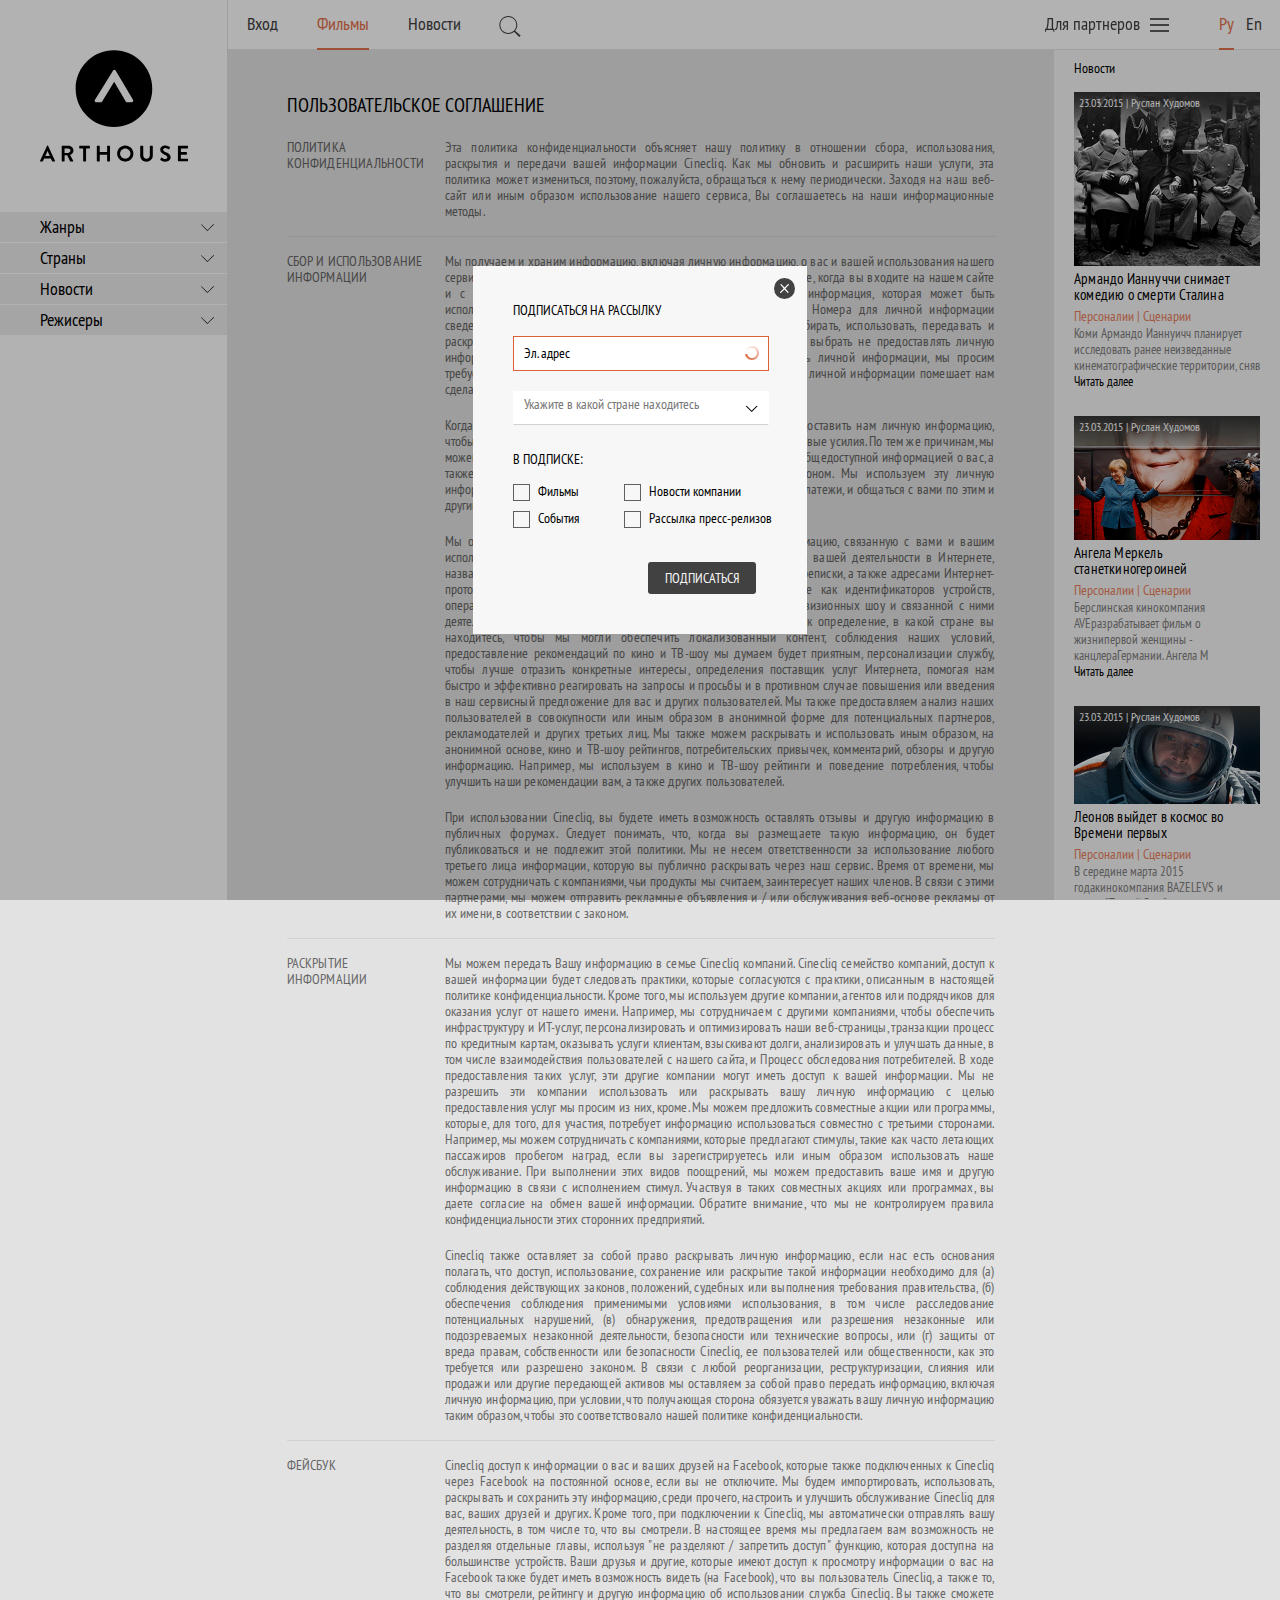
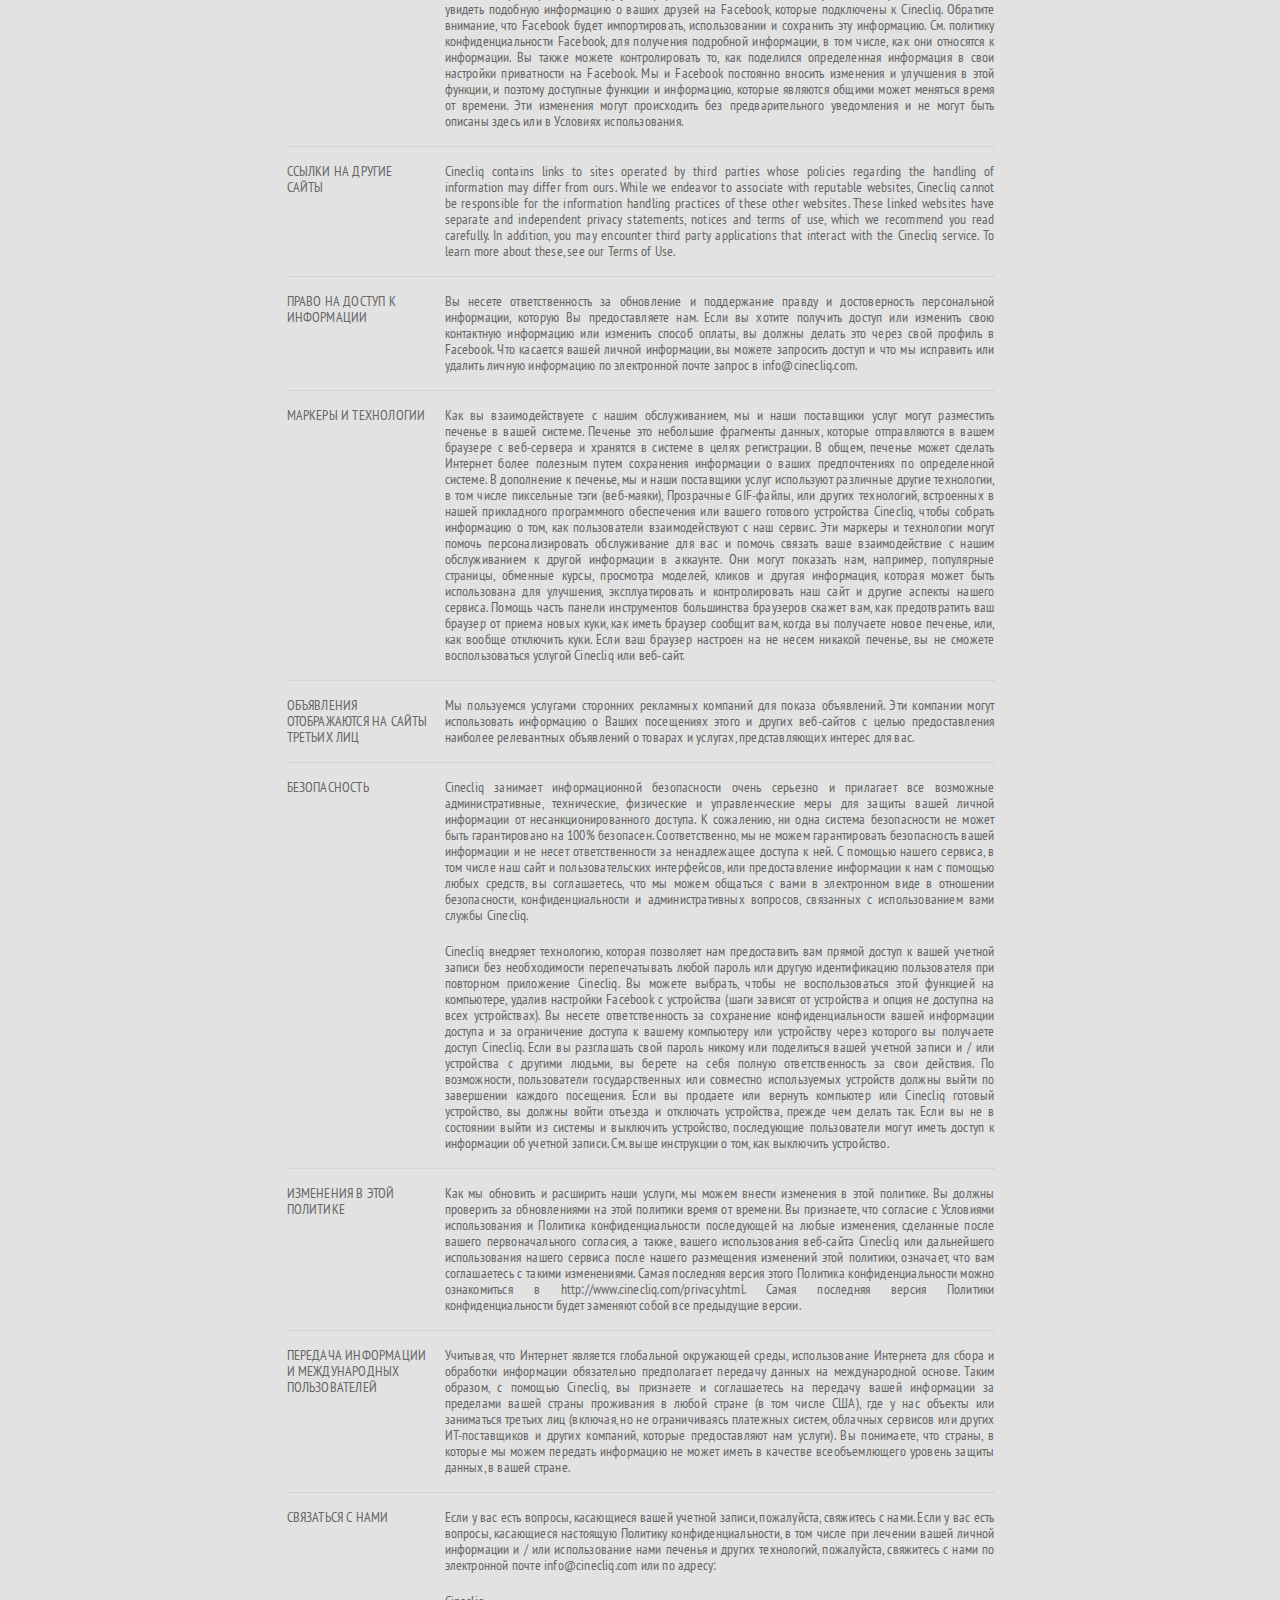
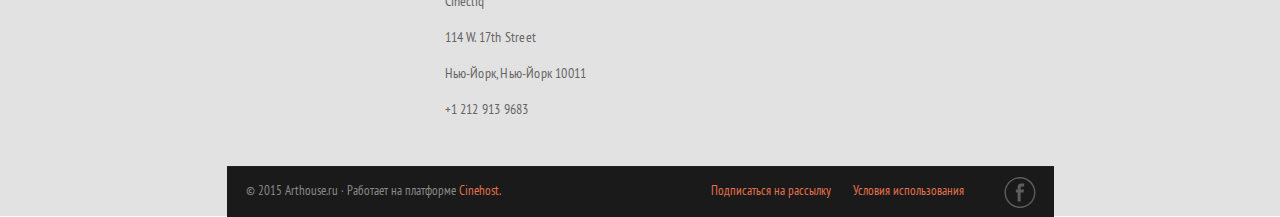
<file: pop-up-6.html>
<!DOCTYPE html>
<!--[if lt IE 7]><html class="no-js lt-ie9 lt-ie8 lt-ie7" xmlns="http://www.w3.org/1999/xhtml" lang="ru" xml:lang="ru"></html><![endif]-->
<!--[if IE 7]><html class="no-js lt-ie9 lt-ie8" xmlns="http://www.w3.org/1999/xhtml" lang="ru" xml:lang="ru"></html><![endif]-->
<!--[if IE 8]><html class="no-js lt-ie9" xmlns="http://www.w3.org/1999/xhtml" lang="ru" xml:lang="ru"></html><![endif]-->
<!--[if gt IE 8]><!--><html class="no-js" xmlns="http://www.w3.org/1999/xhtml" lang="ru" xml:lang="ru"><!--<![endif]-->
	<head>
		<meta http-equiv="Content-Type" content="text/html; charset=UTF-8"/>
		<!--[if IE]><meta http-equiv="X-UA-Compatible" content="IE=edge,chrome=1"/><![endif]-->
		<title>ARTHOUSE FILMS</title>
		<meta name="viewport" content="width=device-width, initial-scale=1, maximum-scale=1">
		<meta property="fb:admins" content=""/>
		<meta property="fb:app_id" content="1579175778983339"/>
		<meta property="og:type" content="website"/>
		<meta property="og:title" content="ARTHOUSE FILMS"/>
		<meta property="og:description" content="ARTHOUSE FILMS"/>
		<meta property="og:url" content="http://www.arthouse.ru/"/>
		<meta property="og:image" content="img/ARTHOUSE-FILMS-home.jpg"/>
		<meta name="description" content="ARTHOUSE FILMS"/>
		<meta name="keywords" content="ARTHOUSE FILMS"/>
		<meta name="SKYPE_TOOLBAR" content="SKYPE_TOOLBAR_PARSER_COMPATIBLE"/>
		<meta name="msapplication-TileColor" content="#ffffff" />
		<meta name="msapplication-TileImage" content="img/WebClip/ARTHOUSE-FILMS-ms-icon-144x144.png" />
		<meta name="theme-color" content="#ffffff" />
		<meta name="msapplication-config" content="img/WebClip/ARTHOUSE-FILMS-browserconfig.xml" />
		<link type="text/css" rel="stylesheet" href="css/reset.css"/>
		<link type="text/css" rel="stylesheet" href="css/jquery.mCustomScrollbar.min.css"/>
		<link type="text/css" rel="stylesheet" href="css/owl.carousel.css"/>
		<link type="text/css" rel="stylesheet" href="css/owl.theme.css"/>
		<link type="text/css" rel="stylesheet" href="css/owl.transitions.css"/>
		<link type="text/css" rel="stylesheet" href="css/select-theme-dark.css"/>
		<link type="text/css" rel="stylesheet" href="css/font-ptsans.css"/>
		<link type="text/css" rel="stylesheet" href="css/style.css"/>
		<link type="text/css" rel="stylesheet" href="css/device-detect.css"/>
		<link type="text/css" rel="stylesheet" href="css/style-chrome.css"/>
		<link rel="apple-touch-icon" href="img/WebClip/ARTHOUSE-FILMS-apple-icon-57x57.png" sizes="57x57" />
		<link rel="apple-touch-icon" href="img/WebClip/ARTHOUSE-FILMS-apple-icon-60x60.png" sizes="60x60" />
		<link rel="apple-touch-icon" href="img/WebClip/ARTHOUSE-FILMS-apple-icon-72x72.png" sizes="72x72" />
		<link rel="apple-touch-icon" href="img/WebClip/ARTHOUSE-FILMS-apple-icon-76x76.png" sizes="76x76"/>
		<link rel="apple-touch-icon" href="img/WebClip/ARTHOUSE-FILMS-apple-icon-114x114.png" sizes="114x114"/>
		<link rel="apple-touch-icon" href="img/WebClip/ARTHOUSE-FILMS-apple-icon-120x120.png" sizes="120x120"/>
		<link rel="apple-touch-icon" href="img/WebClip/ARTHOUSE-FILMS-apple-icon-144x144.png" sizes="144x144"/>
		<link rel="apple-touch-icon" href="img/WebClip/ARTHOUSE-FILMS-apple-icon-152x152.png" sizes="152x152"/>
		<link rel="apple-touch-icon" href="img/WebClip/ARTHOUSE-FILMS-apple-icon-180x180.png" sizes="180x180"/>
		<link rel="apple-touch-icon-precomposed" href="img/WebClip/ARTHOUSE-FILMS-icon-144x144-pre.png" sizes="144x144"/>
		<link rel="apple-touch-icon-precomposed" href="img/WebClip/ARTHOUSE-FILMS-icon-120x120-pre.png" sizes="120x120"/>
		<link rel="apple-touch-icon-precomposed" href="img/WebClip/ARTHOUSE-FILMS-icon-114x114-pre.png" sizes="114x114"/>
		<link rel="apple-touch-icon-precomposed" href="img/WebClip/ARTHOUSE-FILMS-icon-72x72-pre.png" sizes="72x72"/>
		<link rel="apple-touch-icon-precomposed" href="img/WebClip/ARTHOUSE-FILMS-icon-57x57-pre.png" sizes="57x57"/>
		<link type="image/png" rel="icon" href="img/WebClip/ARTHOUSE-FILMS-favicon-16x16.png" sizes="16x16"/>
		<link type="image/png" rel="icon" href="img/WebClip/ARTHOUSE-FILMS-favicon-32x32.png" sizes="32x32"/>
		<link type="image/png" rel="icon" href="img/WebClip/ARTHOUSE-FILMS-favicon-96x96.png" sizes="96x96"/>
		<link type="image/png" rel="icon" href="img/WebClip/ARTHOUSE-FILMS-favicon-192x192.png" sizes="192x192"/>
		<link rel="manifest" href="img/WebClip/ARTHOUSE-FILMS-manifest.json" />
		<link type="image/x-icon" href="img/WebClip/ARTHOUSE-FILMS-favicon.ico" rel="shortcut icon"/>
		<link type="image/x-icon" href="img/WebClip/ARTHOUSE-FILMS-favicon.ico" rel="icon"/>
		<!--[if IE]><script type="text/javascript" charset="utf-8" src="js/html5shiv.min.js"></script><![endif]-->
	</head>
	<body id="top">
		<!--+++++++++pop-up-layer+++++++++-->
		<div class="pop-up-layer">
			<div class="pop-up-layer-content">
				<div class="pop-up-layer-content-rel">

					<!--~~~~~~pop-up-modal-position~~~~~~-->
					<div class="pop-up-modal-position">

						<!--pop-up-modal-content-->
						<div class="pop-up-modal-content wh1">
							<a href="#" class="close-modal-pop-up">
								<span class="close-modal-pop-up-icon-svg-cell">
									<svg class="close-modal-pop-up-icon-svg" id="close-modal-pop-up-icon-svg" width="9" height="9" version="1.1" xmlns="http://www.w3.org/2000/svg" xmlns:xlink="http://www.w3.org/1999/xlink" viewBox="0 0 1024 1024">
										<path class="path1" d="M903.22 20.678l-388.533 388.675-348.662-388.675c-27.571-27.571-72.39-27.571-99.961 0s-27.571 72.39 0 99.961l348.662 388.675-394.047 394.047c-27.571 27.571-27.571 72.532 0 99.961 27.571 27.571 72.39 27.571 99.961 0l388.675-388.533 348.662 388.533c27.429 27.571 72.39 27.571 99.82 0 27.571-27.429 27.571-72.39 0-99.961l-348.803-388.533 394.047-394.189c27.571-27.571 27.571-72.39 0-99.961s-72.249-27.571-99.82 0z"></path>
									</svg>
								</span>
							</a>
							<!--pop-up-modal-content-pad-->
							<div class="pop-up-modal-content-pad">
								<h2 class="modal-title">
									<span class="modal-title-txt">
										Подписаться на рассылку
									</span>
								</h2>
								<div class="form-spacer"></div>
								<!--form-input-row-->
								<div class="form-input-row">
									<div class="input-bg error-input">
										<span class="symbols-place">
											<span class="loader"></span>
											<span class="close DN">
												<svg class="close-svg" id="close-svg" width="10" height="10" version="1.1" xmlns="http://www.w3.org/2000/svg" xmlns:xlink="http://www.w3.org/1999/xlink" viewBox="0 0 1024 1024">
													<path class="path1" d="M972.8 1024c-13.107 0-26.214-5.018-36.25-14.95l-921.6-921.6c-19.968-19.968-19.968-52.429 0-72.397s52.429-19.968 72.397 0l921.6 921.6c19.968 19.968 19.968 52.429 0 72.397-9.933 9.933-23.040 14.95-36.147 14.95z"></path>
													<path class="path2" d="M51.2 1024c-13.107 0-26.214-5.018-36.25-14.95-19.968-19.968-19.968-52.429 0-72.397l921.6-921.6c19.968-19.968 52.429-19.968 72.397 0s19.968 52.429 0 72.397l-921.6 921.6c-9.933 9.933-23.040 14.95-36.147 14.95z"></path>
												</svg>
											</span>
										</span>
										<input type="text" class="default-inp" placeholder="Эл. адрес"/>
									</div>
								</div>
								<!--/form-input-row-->
								<div class="form-spacer-2"></div>
								<!--form-input-row-->
								<div class="form-input-row">
									<div class="input-bg select-arrow">
										<select class="def-select">
											<option>Укажите в какой стране находитесь</option>
											<option>1</option>
											<option>2</option>
										</select>
									</div>
								</div>
								<!--/form-input-row-->
								<div class="form-spacer-3"></div>
								<h2 class="modal-title">
									<span class="modal-title-txt">
										В подписке:
									</span>
								</h2>
								<div class="form-spacer-4"></div>
								<!--check-list-two-col-->
								<div class="check-list-two-col">
									<div class="check-list-two-col-left">
										<div class="check-list-two-col-left-pad">
											<label class="check-row">
												<span class="custom-check">
													<span class="check-svg-place">
														<svg class="check-svg" id="check-svg" width="11" height="9" version="1.1" xmlns="http://www.w3.org/2000/svg" xmlns:xlink="http://www.w3.org/1999/xlink" viewBox="0 0 1396 1024">
															<path class="path1" d="M1390.338 152.699l-865.583 865.583c-7.624 7.624-19.969 7.624-27.576 0l-491.479-491.496c-7.606-7.589-7.606-19.933 0-27.558l119.423-119.423c7.624-7.606 19.969-7.606 27.576 0l358.286 358.268 732.373-732.373c7.642-7.606 19.951-7.606 27.576 0l119.405 119.423c7.624 7.606 7.624 19.933 0 27.576z"></path>
														</svg>
													</span>
													<input type="checkbox" class="def-check"/>
												</span>
												<span class="check-row-txt">
													Фильмы
												</span>
											</label>
											<label class="check-row">
												<span class="custom-check">
													<span class="check-svg-place">
														<svg class="check-svg" id="check-svg" width="11" height="9" version="1.1" xmlns="http://www.w3.org/2000/svg" xmlns:xlink="http://www.w3.org/1999/xlink" viewBox="0 0 1396 1024">
															<path class="path1" d="M1390.338 152.699l-865.583 865.583c-7.624 7.624-19.969 7.624-27.576 0l-491.479-491.496c-7.606-7.589-7.606-19.933 0-27.558l119.423-119.423c7.624-7.606 19.969-7.606 27.576 0l358.286 358.268 732.373-732.373c7.642-7.606 19.951-7.606 27.576 0l119.405 119.423c7.624 7.606 7.624 19.933 0 27.576z"></path>
														</svg>
													</span>
													<input type="checkbox" class="def-check"/>
												</span>
												<span class="check-row-txt">
													События
												</span>
											</label>
										</div>
									</div>
									<div class="check-list-two-col-right">
										<div class="check-list-two-col-right-pad">
											<label class="check-row">
												<span class="custom-check">
													<span class="check-svg-place">
														<svg class="check-svg" id="check-svg" width="11" height="9" version="1.1" xmlns="http://www.w3.org/2000/svg" xmlns:xlink="http://www.w3.org/1999/xlink" viewBox="0 0 1396 1024">
															<path class="path1" d="M1390.338 152.699l-865.583 865.583c-7.624 7.624-19.969 7.624-27.576 0l-491.479-491.496c-7.606-7.589-7.606-19.933 0-27.558l119.423-119.423c7.624-7.606 19.969-7.606 27.576 0l358.286 358.268 732.373-732.373c7.642-7.606 19.951-7.606 27.576 0l119.405 119.423c7.624 7.606 7.624 19.933 0 27.576z"></path>
														</svg>
													</span>
													<input type="checkbox" class="def-check"/>
												</span>
												<span class="check-row-txt">
													Новости компании
												</span>
											</label>
											<label class="check-row">
												<span class="custom-check">
													<span class="check-svg-place">
														<svg class="check-svg" id="check-svg" width="11" height="9" version="1.1" xmlns="http://www.w3.org/2000/svg" xmlns:xlink="http://www.w3.org/1999/xlink" viewBox="0 0 1396 1024">
															<path class="path1" d="M1390.338 152.699l-865.583 865.583c-7.624 7.624-19.969 7.624-27.576 0l-491.479-491.496c-7.606-7.589-7.606-19.933 0-27.558l119.423-119.423c7.624-7.606 19.969-7.606 27.576 0l358.286 358.268 732.373-732.373c7.642-7.606 19.951-7.606 27.576 0l119.405 119.423c7.624 7.606 7.624 19.933 0 27.576z"></path>
														</svg>
													</span>
													<input type="checkbox" class="def-check"/>
												</span>
												<span class="check-row-txt">
													Рассылка пресс-релизов
												</span>
											</label>
										</div>
									</div>
								</div>
								<!--/check-list-two-col-->
								<!--btn-place-->
								<div class="btn-place">
									<a href="#" class="default-btn-dec">
										<span class="default-btn-dec-txt">
											ПОДПИСАТЬСЯ
										</span>
									</a>
								</div>
								<!--/btn-place-->
							</div>
							<!--/pop-up-modal-content-pad-->
						</div>
						<!--/pop-up-modal-content-->

					</div>
					<!--~~~~~~/pop-up-modal-position~~~~~~-->

				</div>
			</div>
			<div class="pop-up-layer-opacity"></div>
		</div>
		<!--+++++++++/pop-up-layer+++++++++-->


		<!--||||||||||||||||MAIN-FIX-TOP||||||||||||||||-->
		<div class="MAIN-FIX-TOP">
			<div class="MAIN-FIX-TOP-FIX">
				<div class="main-fix-top-fix-pad">
					<div class="top-menu-place">

						<!--top-bar-size-->
						<div class="top-bar-size">

							<div class="bottom-line"></div>
							<div class="left-line"></div>

							<div class="top-bar-size-left">
								<div class="top-bar-size-left-pad">

									<ul class="top-left-list">
										<li class="top-left-item">
											<div class="top-left-item-pad">
												<a href="#" class="top-left-item-link">
													<span class="top-left-item-link-span">
														Вход
													</span>
													<span class="menu-bottom-line"></span>
												</a>
											</div>
										</li>
										<li class="top-left-item current">
											<div class="top-left-item-pad">
												<a href="#" class="top-left-item-link">
													<span class="top-left-item-link-span">
														Фильмы
													</span>
													<span class="menu-bottom-line"></span>
												</a>
											</div>
										</li>
										<li class="top-left-item">
											<div class="top-left-item-pad">
												<a href="#" class="top-left-item-link">
													<span class="top-left-item-link-span">
														Новости
													</span>
													<span class="menu-bottom-line"></span>
												</a>
											</div>
										</li>
										<li class="top-left-item">

											<!--search-bar-->
											<div class="search-bar">
												<div class="search-bar-left">
													<a href="#" class="search-btn-cell">
														<span class="search-btn-cell-pad">
															<span class="search-icon-2">
																<svg class="search-icon-svg-2" id="search-icon-svg-2" width="22" height="21" viewBox="0 0 1040 1024" version="1.1" xmlns="http://www.w3.org/2000/svg" xmlns:xlink="http://www.w3.org/1999/xlink">
																	<path class="path1" d="M437.385 0c-241.558 0-437.385 195.827-437.385 437.385 0 241.565 195.827 437.385 437.385 437.385 241.565 0 437.385-195.824 437.385-437.385 0-241.558-195.821-437.385-437.385-437.385zM437.385 826.172c-214.724 0-388.787-174.066-388.787-388.787s174.066-388.787 388.787-388.787 388.787 174.066 388.787 388.787-174.063 388.787-388.787 388.787z"></path>
																	<path class="path2" d="M690.123 741.969l48.599-48.599 300.94 261.897-68.729 68.733-280.809-282.031z"></path>
																</svg>
															</span>
														</span>
													</a>
												</div>
												<div class="search-bar-right">
													<div class="search-bar-right-pad">
														<input type="text" class="default-search-inp" value="" placeholder="Поиск"/>
													</div>
												</div>
											</div>
											<!--/search-bar-->

											<div class="top-left-item-pad">
												<a href="#" class="top-left-item-link search-symb">
													<span class="top-left-item-link-n-pad">
														<span class="search-icon">
															<svg class="search-icon-svg" id="search-icon-svg" width="22" height="21" viewBox="0 0 1040 1024" version="1.1" xmlns="http://www.w3.org/2000/svg" xmlns:xlink="http://www.w3.org/1999/xlink">
																<path class="path1" d="M437.385 0c-241.558 0-437.385 195.827-437.385 437.385 0 241.565 195.827 437.385 437.385 437.385 241.565 0 437.385-195.824 437.385-437.385 0-241.558-195.821-437.385-437.385-437.385zM437.385 826.172c-214.724 0-388.787-174.066-388.787-388.787s174.066-388.787 388.787-388.787 388.787 174.066 388.787 388.787-174.063 388.787-388.787 388.787z"></path>
																<path class="path2" d="M690.123 741.969l48.599-48.599 300.94 261.897-68.729 68.733-280.809-282.031z"></path>
															</svg>
														</span>
													</span>
												</a>
											</div>

										</li>
									</ul>
								</div>
							</div>
							<div class="top-bar-size-right">

								<!--top-right-two-col-->
								<div class="top-right-two-col">
									<div class="top-right-two-col-left">
										<a href="#" class="dd-link">
											<span class="dd-link-txt">
												Для партнеров
												<span class="menu-icon-place">
													<svg class="menu-icon-svg" id="menu-icon-svg" viewBox="0 0 1390 1024">
														<path class="path1" d="M0 438.858h1389.704v146.287h-1389.704v-146.287z"></path>
														<path class="path2" d="M0 877.713h1389.704v146.287h-1389.704v-146.287z"></path>
														<path class="path3" d="M0 0h1389.704v146.287h-1389.704v-146.287z"></path>
													</svg>
												</span>
											</span>
										</a>

										<!--dd-->
										<div class="dd">
											<div class="dd-pad">
												<ul class="dd-menu-list">
													<li class="dd-menu-item">
														<a href="#" class="dd-menu-item-link">
															<span class="dd-menu-item-link-txt">
																В Кино
															</span>
														</a>
													</li>
													<li class="dd-menu-item">
														<a href="#" class="dd-menu-item-link">
															<span class="dd-menu-item-link-txt">
																Каталог
															</span>
														</a>
													</li>
													<li class="dd-menu-item">
														<a href="#" class="dd-menu-item-link">
															<span class="dd-menu-item-link-txt">
																О Компании
															</span>
														</a>
													</li>
												</ul>
											</div>
										</div>
										<!--/dd-->

									</div>
									<div class="top-right-two-col-right">
										<!--language-place-->
										<ul class="lang-list">
											<li class="lang-item current">
												<a href="#" class="lang-item-link">
													<span class="lang-item-link-txt">Ру</span>
													<span class="lang-bottom-line"></span>
												</a>
											</li>
											<li class="lang-item">
												<a href="#" class="lang-item-link">
													<span class="lang-item-link-txt">En</span>
													<span class="lang-bottom-line"></span>
												</a>
											</li>
										</ul>
										<!--/language-place-->
									</div>
								</div>
								<!--/top-right-two-col-->

							</div>
						</div>
						<!--/top-bar-size-->

					</div>
				</div>
			</div>
		</div>
		<!--||||||||||||||||/MAIN-FIX-TOP||||||||||||||||-->


		<!--========================-->
		<!--=======MAIN-CARCASS=======-->
		<!--========================-->
		<div class="MAIN-CARCASS" >
			<div class="MAIN-FIX-CARCASS">

				<!--|||||||||||||||||||||||||MAIN-FIX-LEFT|||||||||||||||||||||||-->
				<div class="MAIN-FIX-LEFT">
					<!--LEFT-BAR-SCROLL-PLACE-->
					<div class="LEFT-BAR-SCROLL-PLACE">
						<div class="LEFT-BAR-pad">

							<!--logo-place-->
							<div class="logo-place">
								<div class="logo-place-pad">
									<a href="#" class="logo-link hta" title="ATHOUSE FILMS">
										<span class="ARTHOUSE-LOGO-SVG-CELL">
											<svg class="ARTHOUSE-LOGO-SVG" width="148" height="112" id="ARTHOUSE-LOGO-SVG" version="1.1" xmlns="http://www.w3.org/2000/svg" xmlns:xlink="http://www.w3.org/1999/xlink" viewBox="0 0 1362 1024">
												<path class="path1" d="M0.477 1016.423l64.889-138.785c0.477-1.403 1.899-2.367 3.321-2.367h1.899c1.899 0 2.834 0.954 3.311 2.367l63.944 138.785c1.422 2.853-0.468 5.21-3.321 5.21h-17.997c-3.311 0-4.733-1.422-6.155-4.265l-10.42-22.272h-61.568l-10.42 22.272c-0.945 1.899-2.844 4.265-6.164 4.265h-17.997c-2.834 0-4.733-2.367-3.321-5.21zM90.472 972.366l-20.841-45.461h-0.477l-20.364 45.461h41.681z"></path>
												<path class="path2" d="M198.931 881.427c0-1.89 1.899-3.788 3.788-3.788h59.678c25.106 0 45.47 19.896 45.47 44.057 0 18.942-12.787 34.582-30.784 41.691l28.417 52.102c1.422 2.844 0 6.155-3.311 6.155h-21.785c-1.899 0-2.844-0.954-3.311-1.899l-27.473-54.468h-23.207v52.579c0 1.89-1.899 3.788-3.788 3.788h-18.951c-2.357 0-3.788-1.899-3.788-3.788v-136.418l-0.954-0.009zM260.031 943.481c10.897 0 20.841-9.476 20.841-20.841 0-10.897-9.476-19.887-20.841-19.887h-34.105v41.195h34.105v-0.468z"></path>
												<path class="path3" d="M396.908 902.277h-32.206c-2.367 0-3.788-1.899-3.788-3.788v-17.061c0-1.89 1.899-3.788 3.788-3.788h90.939c2.367 0 3.798 1.899 3.798 3.788v17.061c0 1.89-1.899 3.788-3.798 3.788h-31.729v115.569c0 1.89-1.899 3.788-3.798 3.788h-19.41c-1.899 0-3.798-1.899-3.798-3.788v-115.569z"></path>
												<path class="path4" d="M522.897 881.427c0-1.89 1.899-3.788 3.788-3.788h19.419c2.367 0 3.788 1.899 3.788 3.788v54.468h67.732v-54.468c0-1.89 1.899-3.788 3.798-3.788h18.942c1.89 0 3.788 1.899 3.788 3.788v136.418c0 1.89-1.899 3.788-3.788 3.788h-18.942c-2.376 0-3.798-1.899-3.798-3.788v-56.835h-67.732v56.835c0 1.89-1.899 3.788-3.788 3.788h-19.419c-1.89 0-3.788-1.899-3.788-3.788v-136.418z"></path>
												<path class="path5" d="M784.818 875.758c41.672 0 74.832 33.151 74.832 74.355s-33.16 73.887-74.832 73.887c-41.681 0-74.832-32.683-74.832-73.887s33.151-74.355 74.832-74.355zM784.818 996.995c26.051 0 47.836-21.308 47.836-47.35 0-26.060-21.785-47.369-47.836-47.369s-47.836 21.785-47.836 47.369c0 26.042 21.785 47.35 47.836 47.35z"></path>
												<path class="path6" d="M922.64 881.427c0-1.89 1.89-3.788 3.788-3.788h19.896c2.376 0 3.779 1.899 3.779 3.788v84.317c0 17.511 11.851 31.252 30.335 31.252 18.465 0 30.307-13.741 30.307-31.252v-84.317c0-1.89 1.88-3.788 3.788-3.788h19.896c1.899 0 3.779 1.899 3.779 3.788v85.748c0 31.252-25.097 56.826-58.257 56.826-32.683 0-57.789-25.106-57.789-56.826v-85.748h0.477z"></path>
												<path class="path7" d="M1107.363 1001.738l7.577-12.796c1.899-2.834 5.219-2.834 7.109-1.413 0.945 0.477 17.997 12.796 31.252 12.796 10.897 0 18.942-7.1 18.942-15.64 0-10.411-8.999-17.511-26.519-24.629-19.428-8.054-39.324-20.364-39.324-44.516 0-18.483 13.75-39.315 46.892-39.315 21.308 0 37.416 10.888 41.672 13.732 1.899 1.413 2.853 4.742 1.431 6.632l-8.054 11.842c-1.899 2.367-4.752 4.265-7.109 2.367-1.899-0.945-17.511-11.365-28.885-11.365-11.842 0-18.465 8.045-18.465 14.218 0 9.466 7.568 16.098 24.62 23.198 20.373 8.054 43.58 19.896 43.58 46.415 0 21.318-18.483 40.737-47.836 40.737-26.051 0-41.681-12.31-45.947-16.098-1.89-1.899-2.825-2.862-0.936-6.164z"></path>
												<path class="path8" d="M1269.355 881.427c0-1.89 1.88-3.788 3.779-3.788h84.775c2.376 0 3.788 1.899 3.788 3.788v17.061c0 1.89-1.89 3.788-3.788 3.788h-61.577v33.618h51.634c1.899 0 3.788 1.908 3.788 3.798v17.043c0 2.367-1.89 3.788-3.788 3.788h-51.634v36.003h61.577c2.376 0 3.788 1.89 3.788 3.788v17.043c0 1.899-1.89 3.788-3.788 3.788h-84.775c-2.376 0-3.779-1.89-3.779-3.788v-135.932z"></path>
												<path class="path9" d="M680.615 0c-194.657 0-352.384 157.718-352.384 352.384s157.727 352.384 352.384 352.384c194.666 0 352.384-157.709 352.384-352.384 0.477-194.657-157.718-352.384-352.384-352.384zM843.066 478.372c-11.356 0-8.522 0-40.727 0-5.192 0-10.888-3.788-13.255-8.522l-106.57-180.457-110.358 180.457c-2.367 4.733-7.577 8.054-13.741 8.054-32.206 0-28.417 0-40.727 0-8.054 0-13.264-5.21-14.209-11.365-0.945-3.311-0.468-7.577 1.899-11.365l41.204-65.843 121.733-197.977c2.367-3.788 8.522-11.842 13.255-11.842h3.779c4.752 0 10.897 7.586 13.273 11.374l157.241 262.857c0.954 1.422 1.422 2.376 1.899 3.788 1.89 4.733 0.954 9.943-1.899 13.741-2.853 4.256-7.118 7.1-12.796 7.1z"></path>
											</svg>
										</span>
									</a>
								</div>
							</div>
							<!--/logo-place-->

							<!--MAIN-ACCORD-MENU-CELL-->
							<div class="MAIN-ACCORD-MENU-CELL">
								<div class="main-accord-menu-cell-pad">
									<ul class="accord-menu">
										<li class="accord-menu-item">
											<div class="accord-cat">
												<a href="#" class="accord-cat-link">
													<span class="accord-cat-link-txt">
														Жанры
													</span>
													<span class="menu-arrow">
														<span class="menu-arrow-svg-cell">
															<svg class="menu-arrow-svg" id="menu-arrow-svg" width="13" height="7" viewBox="0 0 1922 1024" version="1.1" xmlns="http://www.w3.org/2000/svg" xmlns:xlink="http://www.w3.org/1999/xlink">
																<path class="path1" d="M0 82.044l64.852-64.852 941.949 941.956-64.852 64.852-941.949-941.956z"></path>
																<path class="path2" d="M1922.474 65.032l-65.032-65.032-944.632 944.632 65.032 65.032 944.632-944.632z"></path>
															</svg>
														</span>
													</span>
												</a>
											</div>
											<!--sub-cat-list-->
											<div class="sub-cat-list-cell">
												<div class="sub-cat-list-cell-height-detect-SCROLL">
													<div class="sub-cat-list-cell-height-detect">
														<ul class="sub-cat-list">
															<li class="sub-cat-item">
																<a href="#" class="sub-cat-item-link">
																	<span class="sub-cat-item-link-txt">
																		Мистика
																	</span>
																</a>
															</li>
															<li class="sub-cat-item">
																<a href="#" class="sub-cat-item-link">
																	<span class="sub-cat-item-link-txt">
																		Анимация
																	</span>
																</a>
															</li>
															<li class="sub-cat-item">
																<a href="#" class="sub-cat-item-link">
																	<span class="sub-cat-item-link-txt">
																		Биография
																	</span>
																</a>
															</li>
															<li class="sub-cat-item">
																<a href="#" class="sub-cat-item-link">
																	<span class="sub-cat-item-link-txt">
																		Вестерн
																	</span>
																</a>
															</li>
															<li class="sub-cat-item">
																<a href="#" class="sub-cat-item-link">
																	<span class="sub-cat-item-link-txt">
																		Война
																	</span>
																</a>
															</li>
															<li class="sub-cat-item">
																<a href="#" class="sub-cat-item-link">
																	<span class="sub-cat-item-link-txt">
																		Детектив
																	</span>
																</a>
															</li>
															<li class="sub-cat-item">
																<a href="#" class="sub-cat-item-link">
																	<span class="sub-cat-item-link-txt">
																		Детское
																	</span>
																</a>
															</li>
															<li class="sub-cat-item">
																<a href="#" class="sub-cat-item-link">
																	<span class="sub-cat-item-link-txt">
																		Документальный
																	</span>
																</a>
															</li>
															<li class="sub-cat-item">
																<a href="#" class="sub-cat-item-link">
																	<span class="sub-cat-item-link-txt">
																		Драма
																	</span>
																</a>
															</li>
															<li class="sub-cat-item">
																<a href="#" class="sub-cat-item-link">
																	<span class="sub-cat-item-link-txt">
																		История
																	</span>
																</a>
															</li>
															<li class="sub-cat-item">
																<a href="#" class="sub-cat-item-link">
																	<span class="sub-cat-item-link-txt">
																		Комедия
																	</span>
																</a>
															</li>
															<li class="sub-cat-item">
																<a href="#" class="sub-cat-item-link">
																	<span class="sub-cat-item-link-txt">
																		Криминал
																	</span>
																</a>
															</li>
															<li class="sub-cat-item">
																<a href="#" class="sub-cat-item-link">
																	<span class="sub-cat-item-link-txt">
																		Музыка
																	</span>
																</a>
															</li>
															<li class="sub-cat-item">
																<a href="#" class="sub-cat-item-link">
																	<span class="sub-cat-item-link-txt">
																		Научная Фантастика
																	</span>
																</a>
															</li>
															<li class="sub-cat-item">
																<a href="#" class="sub-cat-item-link">
																	<span class="sub-cat-item-link-txt">
																		Нуар
																	</span>
																</a>
															</li>
															<li class="sub-cat-item">
																<a href="#" class="sub-cat-item-link">
																	<span class="sub-cat-item-link-txt">
																		Романтика
																	</span>
																</a>
															</li>
															<li class="sub-cat-item">
																<a href="#" class="sub-cat-item-link">
																	<span class="sub-cat-item-link-txt">
																		Спорт
																	</span>
																</a>
															</li>
															<li class="sub-cat-item">
																<a href="#" class="sub-cat-item-link">
																	<span class="sub-cat-item-link-txt">
																		Триллер
																	</span>
																</a>
															</li>
															<li class="sub-cat-item">
																<a href="#" class="sub-cat-item-link">
																	<span class="sub-cat-item-link-txt">
																		Ужасы
																	</span>
																</a>
															</li>
															<li class="sub-cat-item">
																<a href="#" class="sub-cat-item-link">
																	<span class="sub-cat-item-link-txt">
																		Фентези
																	</span>
																</a>
															</li>
															<li class="sub-cat-item">
																<a href="#" class="sub-cat-item-link">
																	<span class="sub-cat-item-link-txt">
																		Экспериментальное
																	</span>
																</a>
															</li>
															<li class="sub-cat-item">
																<a href="#" class="sub-cat-item-link">
																	<span class="sub-cat-item-link-txt">
																		Экшн и Приключения
																	</span>
																</a>
															</li>
															<li class="sub-cat-item">
																<a href="#" class="sub-cat-item-link">
																	<span class="sub-cat-item-link-txt">
																		Эротика
																	</span>
																</a>
															</li>
														</ul>
													</div>
												</div>
											</div>
											<!--/sub-cat-list-->

										</li>
										<li class="accord-menu-item">
											<div class="accord-cat">
												<a href="#" class="accord-cat-link">
													<span class="accord-cat-link-txt">
														Страны
													</span>
													<span class="menu-arrow">
														<span class="menu-arrow-svg-cell">
															<svg class="menu-arrow-svg" id="menu-arrow-svg" width="13" height="7" viewBox="0 0 1922 1024" version="1.1" xmlns="http://www.w3.org/2000/svg" xmlns:xlink="http://www.w3.org/1999/xlink">
																<path class="path1" d="M0 82.044l64.852-64.852 941.949 941.956-64.852 64.852-941.949-941.956z"></path>
																<path class="path2" d="M1922.474 65.032l-65.032-65.032-944.632 944.632 65.032 65.032 944.632-944.632z"></path>
															</svg>
														</span>
													</span>
												</a>
											</div>
											<!--sub-cat-list--><div class="sub-cat-list-cell"><div class="sub-cat-list-cell-height-detect-SCROLL"><div class="sub-cat-list-cell-height-detect"><ul class="sub-cat-list"><li class="sub-cat-item"><a href="#" class="sub-cat-item-link"><span class="sub-cat-item-link-txt">Мистика</span></a></li><li class="sub-cat-item"><a href="#" class="sub-cat-item-link"><span class="sub-cat-item-link-txt">Анимация</span></a></li><li class="sub-cat-item"><a href="#" class="sub-cat-item-link"><span class="sub-cat-item-link-txt">Биография</span></a></li><li class="sub-cat-item"><a href="#" class="sub-cat-item-link"><span class="sub-cat-item-link-txt">Вестерн</span></a></li><li class="sub-cat-item"><a href="#" class="sub-cat-item-link"><span class="sub-cat-item-link-txt">Война</span></a></li><li class="sub-cat-item"><a href="#" class="sub-cat-item-link"><span class="sub-cat-item-link-txt">Детектив</span></a></li><li class="sub-cat-item"><a href="#" class="sub-cat-item-link"><span class="sub-cat-item-link-txt">Детское</span></a></li><li class="sub-cat-item"><a href="#" class="sub-cat-item-link"><span class="sub-cat-item-link-txt">Документальный</span></a></li><li class="sub-cat-item"><a href="#" class="sub-cat-item-link"><span class="sub-cat-item-link-txt">Драма</span></a></li><li class="sub-cat-item"><a href="#" class="sub-cat-item-link"><span class="sub-cat-item-link-txt">История</span></a></li><li class="sub-cat-item"><a href="#" class="sub-cat-item-link"><span class="sub-cat-item-link-txt">Комедия</span></a></li><li class="sub-cat-item"><a href="#" class="sub-cat-item-link"><span class="sub-cat-item-link-txt">Криминал</span></a></li><li class="sub-cat-item"><a href="#" class="sub-cat-item-link"><span class="sub-cat-item-link-txt">Музыка</span></a></li><li class="sub-cat-item"><a href="#" class="sub-cat-item-link"><span class="sub-cat-item-link-txt">Научная Фантастика</span></a></li><li class="sub-cat-item"><a href="#" class="sub-cat-item-link"><span class="sub-cat-item-link-txt">Нуар</span></a></li><li class="sub-cat-item"><a href="#" class="sub-cat-item-link"><span class="sub-cat-item-link-txt">Романтика</span></a></li><li class="sub-cat-item"><a href="#" class="sub-cat-item-link"><span class="sub-cat-item-link-txt">Спорт</span></a></li><li class="sub-cat-item"><a href="#" class="sub-cat-item-link"><span class="sub-cat-item-link-txt">Триллер</span></a></li><li class="sub-cat-item"><a href="#" class="sub-cat-item-link"><span class="sub-cat-item-link-txt">Ужасы</span></a></li><li class="sub-cat-item"><a href="#" class="sub-cat-item-link"><span class="sub-cat-item-link-txt">Фентези</span></a></li><li class="sub-cat-item"><a href="#" class="sub-cat-item-link"><span class="sub-cat-item-link-txt">Экспериментальное</span></a></li><li class="sub-cat-item"><a href="#" class="sub-cat-item-link"><span class="sub-cat-item-link-txt">Экшн и Приключения</span></a></li><li class="sub-cat-item"><a href="#" class="sub-cat-item-link"><span class="sub-cat-item-link-txt">Эротика</span></a></li></ul></div></div></div><!--/sub-cat-list-->
										</li>
										<li class="accord-menu-item">
											<div class="accord-cat">
												<a href="#" class="accord-cat-link">
													<span class="accord-cat-link-txt">
														Новости
													</span>
													<span class="menu-arrow">
														<span class="menu-arrow-svg-cell">
															<svg class="menu-arrow-svg" id="menu-arrow-svg" width="13" height="7" viewBox="0 0 1922 1024" version="1.1" xmlns="http://www.w3.org/2000/svg" xmlns:xlink="http://www.w3.org/1999/xlink">
																<path class="path1" d="M0 82.044l64.852-64.852 941.949 941.956-64.852 64.852-941.949-941.956z"></path>
																<path class="path2" d="M1922.474 65.032l-65.032-65.032-944.632 944.632 65.032 65.032 944.632-944.632z"></path>
															</svg>
														</span>
													</span>
												</a>
											</div>
											<!--sub-cat-list--><div class="sub-cat-list-cell"><div class="sub-cat-list-cell-height-detect-SCROLL"><div class="sub-cat-list-cell-height-detect"><ul class="sub-cat-list"><li class="sub-cat-item"><a href="#" class="sub-cat-item-link"><span class="sub-cat-item-link-txt">Мистика</span></a></li><li class="sub-cat-item"><a href="#" class="sub-cat-item-link"><span class="sub-cat-item-link-txt">Анимация</span></a></li><li class="sub-cat-item"><a href="#" class="sub-cat-item-link"><span class="sub-cat-item-link-txt">Биография</span></a></li><li class="sub-cat-item"><a href="#" class="sub-cat-item-link"><span class="sub-cat-item-link-txt">Вестерн</span></a></li><li class="sub-cat-item"><a href="#" class="sub-cat-item-link"><span class="sub-cat-item-link-txt">Война</span></a></li><li class="sub-cat-item"><a href="#" class="sub-cat-item-link"><span class="sub-cat-item-link-txt">Детектив</span></a></li><li class="sub-cat-item"><a href="#" class="sub-cat-item-link"><span class="sub-cat-item-link-txt">Детское</span></a></li><li class="sub-cat-item"><a href="#" class="sub-cat-item-link"><span class="sub-cat-item-link-txt">Документальный</span></a></li><li class="sub-cat-item"><a href="#" class="sub-cat-item-link"><span class="sub-cat-item-link-txt">Драма</span></a></li><li class="sub-cat-item"><a href="#" class="sub-cat-item-link"><span class="sub-cat-item-link-txt">История</span></a></li><li class="sub-cat-item"><a href="#" class="sub-cat-item-link"><span class="sub-cat-item-link-txt">Комедия</span></a></li><li class="sub-cat-item"><a href="#" class="sub-cat-item-link"><span class="sub-cat-item-link-txt">Криминал</span></a></li><li class="sub-cat-item"><a href="#" class="sub-cat-item-link"><span class="sub-cat-item-link-txt">Музыка</span></a></li><li class="sub-cat-item"><a href="#" class="sub-cat-item-link"><span class="sub-cat-item-link-txt">Научная Фантастика</span></a></li><li class="sub-cat-item"><a href="#" class="sub-cat-item-link"><span class="sub-cat-item-link-txt">Нуар</span></a></li><li class="sub-cat-item"><a href="#" class="sub-cat-item-link"><span class="sub-cat-item-link-txt">Романтика</span></a></li><li class="sub-cat-item"><a href="#" class="sub-cat-item-link"><span class="sub-cat-item-link-txt">Спорт</span></a></li><li class="sub-cat-item"><a href="#" class="sub-cat-item-link"><span class="sub-cat-item-link-txt">Триллер</span></a></li><li class="sub-cat-item"><a href="#" class="sub-cat-item-link"><span class="sub-cat-item-link-txt">Ужасы</span></a></li><li class="sub-cat-item"><a href="#" class="sub-cat-item-link"><span class="sub-cat-item-link-txt">Фентези</span></a></li><li class="sub-cat-item"><a href="#" class="sub-cat-item-link"><span class="sub-cat-item-link-txt">Экспериментальное</span></a></li><li class="sub-cat-item"><a href="#" class="sub-cat-item-link"><span class="sub-cat-item-link-txt">Экшн и Приключения</span></a></li><li class="sub-cat-item"><a href="#" class="sub-cat-item-link"><span class="sub-cat-item-link-txt">Эротика</span></a></li></ul></div></div></div><!--/sub-cat-list-->
										</li>
										<li class="accord-menu-item">
											<div class="accord-cat">
												<a href="#" class="accord-cat-link">
													<span class="accord-cat-link-txt">
														Режисеры
													</span>
													<span class="menu-arrow">
														<span class="menu-arrow-svg-cell">
															<svg class="menu-arrow-svg" id="menu-arrow-svg" width="13" height="7" viewBox="0 0 1922 1024" version="1.1" xmlns="http://www.w3.org/2000/svg" xmlns:xlink="http://www.w3.org/1999/xlink">
																<path class="path1" d="M0 82.044l64.852-64.852 941.949 941.956-64.852 64.852-941.949-941.956z"></path>
																<path class="path2" d="M1922.474 65.032l-65.032-65.032-944.632 944.632 65.032 65.032 944.632-944.632z"></path>
															</svg>
														</span>
													</span>
												</a>
											</div>
											<!--sub-cat-list--><div class="sub-cat-list-cell"><div class="sub-cat-list-cell-height-detect-SCROLL"><div class="sub-cat-list-cell-height-detect"><ul class="sub-cat-list"><li class="sub-cat-item"><a href="#" class="sub-cat-item-link"><span class="sub-cat-item-link-txt">Мистика</span></a></li><li class="sub-cat-item"><a href="#" class="sub-cat-item-link"><span class="sub-cat-item-link-txt">Анимация</span></a></li><li class="sub-cat-item"><a href="#" class="sub-cat-item-link"><span class="sub-cat-item-link-txt">Биография</span></a></li><li class="sub-cat-item"><a href="#" class="sub-cat-item-link"><span class="sub-cat-item-link-txt">Вестерн</span></a></li><li class="sub-cat-item"><a href="#" class="sub-cat-item-link"><span class="sub-cat-item-link-txt">Война</span></a></li><li class="sub-cat-item"><a href="#" class="sub-cat-item-link"><span class="sub-cat-item-link-txt">Детектив</span></a></li><li class="sub-cat-item"><a href="#" class="sub-cat-item-link"><span class="sub-cat-item-link-txt">Детское</span></a></li><li class="sub-cat-item"><a href="#" class="sub-cat-item-link"><span class="sub-cat-item-link-txt">Документальный</span></a></li><li class="sub-cat-item"><a href="#" class="sub-cat-item-link"><span class="sub-cat-item-link-txt">Драма</span></a></li><li class="sub-cat-item"><a href="#" class="sub-cat-item-link"><span class="sub-cat-item-link-txt">История</span></a></li><li class="sub-cat-item"><a href="#" class="sub-cat-item-link"><span class="sub-cat-item-link-txt">Комедия</span></a></li><li class="sub-cat-item"><a href="#" class="sub-cat-item-link"><span class="sub-cat-item-link-txt">Криминал</span></a></li><li class="sub-cat-item"><a href="#" class="sub-cat-item-link"><span class="sub-cat-item-link-txt">Музыка</span></a></li><li class="sub-cat-item"><a href="#" class="sub-cat-item-link"><span class="sub-cat-item-link-txt">Научная Фантастика</span></a></li><li class="sub-cat-item"><a href="#" class="sub-cat-item-link"><span class="sub-cat-item-link-txt">Нуар</span></a></li><li class="sub-cat-item"><a href="#" class="sub-cat-item-link"><span class="sub-cat-item-link-txt">Романтика</span></a></li><li class="sub-cat-item"><a href="#" class="sub-cat-item-link"><span class="sub-cat-item-link-txt">Спорт</span></a></li><li class="sub-cat-item"><a href="#" class="sub-cat-item-link"><span class="sub-cat-item-link-txt">Триллер</span></a></li><li class="sub-cat-item"><a href="#" class="sub-cat-item-link"><span class="sub-cat-item-link-txt">Ужасы</span></a></li><li class="sub-cat-item"><a href="#" class="sub-cat-item-link"><span class="sub-cat-item-link-txt">Фентези</span></a></li><li class="sub-cat-item"><a href="#" class="sub-cat-item-link"><span class="sub-cat-item-link-txt">Экспериментальное</span></a></li><li class="sub-cat-item"><a href="#" class="sub-cat-item-link"><span class="sub-cat-item-link-txt">Экшн и Приключения</span></a></li><li class="sub-cat-item"><a href="#" class="sub-cat-item-link"><span class="sub-cat-item-link-txt">Эротика</span></a></li></ul></div></div></div><!--/sub-cat-list-->
										</li>
									</ul>
								</div>
							</div>
							<!--/MAIN-ACCORD-MENU-CELL-->

						</div>
					</div>
					<!--/LEFT-BAR-SCROLL-PLACE-->
				</div>
				<!--|||||||||||||||||||||||||/MAIN-FIX-LEFT||||||||||||||||||||||-->

				<div class="MAIN-FIX-CARCASS-PAD">
					<!--MAIN-FIX-CENTER-->
					<div class="MAIN-FIX-CENTER">

						<!--======terms-page======-->
						<div class="terms-page-out-pad">
							<div class="terms-page">

								<h1 class="terms-main-title">
									<span class="terms-main-title-txt">
										ПОЛЬЗОВАТЕЛЬСКОЕ СОГЛАШЕНИЕ
									</span>
								</h1>

								<!--terms-article-->
								<article class="terms-article">
									<div class="terms-article-left">
										<div class="terms-article-left-pad">
											<h2 class="terms-article-title">
												<span class="terms-article-title-txt">
													ПОЛИТИКА КОНФИДЕНЦИАЛЬНОСТИ
												</span>
											</h2>
										</div>
									</div>
									<div class="terms-article-right">
										<div class="terms-article-right-pad">
											<!--terms-article-description-->
											<div class="terms-article-description">
												Эта политика конфиденциальности объясняет 
												нашу политику в отношении сбора, использования, 
												раскрытия и передачи вашей информации Cinecliq. 
												Как мы обновить и расширить наши услуги, эта политика 
												может измениться, поэтому, пожалуйста, обращаться к 
												нему периодически. Заходя на наш веб-сайт или иным 
												образом использование нашего сервиса, Вы 
												соглашаетесь на наши информационные методы.
											</div>
											<!--/terms-article-description-->
										</div>
									</div>
								</article>
								<!--/terms-article-->

								<!--terms-article-spacer-->
								<div class="terms-article-spacer">
									<div class="terms-article-spacer-line"></div>
								</div>
								<!--/terms-article-spacer-->

								<!--terms-article-->
								<article class="terms-article">
									<div class="terms-article-left">
										<div class="terms-article-left-pad">
											<h2 class="terms-article-title">
												<span class="terms-article-title-txt">
													СБОР И ИСПОЛЬЗОВАНИЕ ИНФОРМАЦИИ
												</span>
											</h2>
										</div>
									</div>
									<div class="terms-article-right">
										<div class="terms-article-right-pad">
											<!--terms-article-description-->
											<div class="terms-article-description">
												Мы получаем и храним информацию, включая личную 
												информацию, о вас и вашей использования нашего сервиса. 
												Эта информация собирается в ряде направлений, в том числе, 
												когда вы входите на нашем сайте и с взаимодействием с 
												нашим сервисом. Личная информация информация, которая 
												может быть использована для уникальной идентификации 
												или связи с вами. Номера для личной информации сведения, 
												что не позволяет прямую связь с вами. Мы можем собирать, 
												использовать, передавать и раскрывать информацию неличного 
												для любых целей. Вы можете выбрать не предоставлять личную 
												информацию, мы можем просить вас, но, в общем, большая часть
												личной информации, мы просим требуется для того, чтобы 
												обеспечить наш сервис и отсутствие такой личной информации 
												помешает нам сделать это. 
												<p>
													Когда вы взаимодействуете с нами, мы можем 
													попросить вас предоставить нам личную информацию, 
													чтобы мы могли предоставить, и перед нашими услугами 
													и маркетинговые усилия. По тем же причинам, мы можем 
													дополнить личную информацию, которую Вы предоставили 
													с общедоступной информацией о вас, а также информацию 
													из других источников, в соответствии с законом. 
													Мы используем эту личную информацию, например, 
													для обработки регистрацию, ваши заказы и платежи, 
													и общаться с вами по этим и другим темам. 
												</p>
												<p>
													Мы отслеживать ваши взаимодействия с нами, и собирать 
													информацию, связанную с вами и вашим использовании 
													нашего сервиса, в том числе, но не ограничиваясь вашей 
													деятельности в Интернете, название выборов, обзоры и 
													рейтинги, истории платежей, а также переписки, а 
													также адресами Интернет-протокола, устройство типы, 
													уникальные данные устройства, такие как идентификаторов 
													устройств, операционных систем любой момент наблюдения 
													из фильмов, телевизионных шоу и связанной с ними деятельности. 
													Мы используем эту информацию для таких целей, 
													как определение, в какой стране вы находитесь, 
													чтобы мы могли обеспечить локализованный контент, 
													соблюдения наших условий, предоставление рекомендаций 
													по кино и ТВ-шоу мы думаем будет приятным, персонализации 
													службу, чтобы лучше отразить конкретные интересы, 
													определения поставщик услуг Интернета, помогая нам 
													быстро и эффективно реагировать на запросы и просьбы и 
													в противном случае повышения или введения в наш сервисный 
													предложение для вас и других пользователей. Мы также 
													предоставляем анализ наших пользователей в совокупности 
													или иным образом в анонимной форме для потенциальных 
													партнеров, рекламодателей и других третьих лиц. Мы 
													также можем раскрывать и использовать иным образом, 
													на анонимной основе, кино и ТВ-шоу рейтингов, 
													потребительских привычек, комментарий, обзоры и другую 
													информацию. Например, мы используем в кино и ТВ-шоу 
													рейтинги и поведение потребления, чтобы улучшить наши 
													рекомендации вам, а также других пользователей. 
												</p>
												<p>
													При использовании Cinecliq, вы будете иметь возможность 
													оставлять отзывы и другую информацию в публичных форумах. 
													Следует понимать, что, когда вы размещаете такую ​​информацию, 
													он будет публиковаться и не подлежит этой политики. Мы не 
													несем ответственности за использование любого третьего лица 
													информации, которую вы публично раскрывать через наш 
													сервис. Время от времени, мы можем сотрудничать с компаниями, 
													чьи продукты мы считаем, заинтересует наших членов. В связи 
													с этими партнерами, мы можем отправить рекламные объявления 
													и / или обслуживания веб-основе рекламы от их имени, 
													в соответствии с законом. 
												</p>
											</div>
											<!--/terms-article-description-->
										</div>
									</div>
								</article>
								<!--/terms-article-->

								<!--terms-article-spacer-->
								<div class="terms-article-spacer">
									<div class="terms-article-spacer-line"></div>
								</div>
								<!--/terms-article-spacer-->

								<!--terms-article-->
								<article class="terms-article">
									<div class="terms-article-left">
										<div class="terms-article-left-pad">
											<h2 class="terms-article-title">
												<span class="terms-article-title-txt">
													РАСКРЫТИЕ ИНФОРМАЦИИ 
												</span>
											</h2>
										</div>
									</div>
									<div class="terms-article-right">
										<div class="terms-article-right-pad">
											<!--terms-article-description-->
											<div class="terms-article-description">
												Мы можем передать Вашу информацию в семье Cinecliq 
												компаний. Cinecliq семейство компаний, доступ к вашей 
												информации будет следовать практики, которые 
												согласуются с практики, описанным в настоящей политике 
												конфиденциальности. Кроме того, мы используем другие 
												компании, агентов или подрядчиков для оказания услуг 
												от нашего имени. Например, мы сотрудничаем с другими 
												компаниями, чтобы обеспечить инфраструктуру и ИТ-услуг, 
												персонализировать и оптимизировать наши веб-страницы, 
												транзакции процесс по кредитным картам, оказывать услуги 
												клиентам, взыскивают долги, анализировать и улучшать 
												данные, в том числе взаимодействия пользователей с 
												нашего сайта, и Процесс обследования потребителей. 
												В ходе предоставления таких услуг, эти другие компании 
												могут иметь доступ к вашей информации. Мы не 
												разрешить эти компании использовать или раскрывать 
												вашу личную информацию с целью предоставления услуг 
												мы просим из них, кроме. Мы можем предложить 
												совместные акции или программы, которые, для того, 
												для участия, потребует информацию использоваться совместно с 
												третьими сторонами. Например, мы можем сотрудничать 
												с компаниями, которые предлагают стимулы, такие 
												как часто летающих пассажиров пробегом наград, 
												если вы зарегистрируетесь или иным образом использовать 
												наше обслуживание. При выполнении этих видов поощрений, 
												мы можем предоставить ваше имя и другую информацию 
												в связи с исполнением стимул. Участвуя в таких совместных 
												акциях или программах, вы даете согласие на обмен вашей 
												информации. Обратите внимание, что мы не контролируем 
												правила конфиденциальности этих сторонних предприятий.
												<p>
													Cinecliq также оставляет за собой право 
													раскрывать личную информацию, если 
													нас есть основания полагать, что доступ, 
													использование, сохранение или раскрытие 
													такой информации необходимо для (а) 
													соблюдения действующих законов, положений, 
													судебных или выполнения требования правительства, 
													(б) обеспечения соблюдения применимыми 
													условиями использования, в том числе 
													расследование потенциальных нарушений, 
													(в) обнаружения, предотвращения или 
													разрешения незаконные или подозреваемых 
													незаконной деятельности, безопасности или 
													технические вопросы, или (г) защиты от 
													вреда правам, собственности или безопасности 
													Cinecliq, ее пользователей или общественности, 
													как это требуется или разрешено законом. 
													В связи с любой реорганизации, реструктуризации, 
													слияния или продажи или другие передающей активов 
													мы оставляем за собой право передать информацию, 
													включая личную информацию, при условии, 
													что получающая сторона обязуется уважать 
													вашу личную информацию таким образом, 
													чтобы это соответствовало нашей политике 
													конфиденциальности. 
												</p>
											</div>
											<!--/terms-article-description-->
										</div>
									</div>
								</article>
								<!--/terms-article-->

								<!--terms-article-spacer-->
								<div class="terms-article-spacer">
									<div class="terms-article-spacer-line"></div>
								</div>
								<!--/terms-article-spacer-->

								<!--terms-article-->
								<article class="terms-article">
									<div class="terms-article-left">
										<div class="terms-article-left-pad">
											<h2 class="terms-article-title">
												<span class="terms-article-title-txt">
													ФЕЙСБУК
												</span>
											</h2>
										</div>
									</div>
									<div class="terms-article-right">
										<div class="terms-article-right-pad">
											<!--terms-article-description-->
											<div class="terms-article-description">
												Cinecliq доступ к информации о вас и 
												ваших друзей на Facebook, которые 
												также подключенных к Cinecliq через 
												Facebook на постоянной основе, если 
												вы не отключите. Мы будем импортировать, 
												использовать, раскрывать и сохранить 
												эту информацию, среди прочего, настроить 
												и улучшить обслуживание Cinecliq для вас, 
												ваших друзей и других. Кроме того, 
												при подключении к Cinecliq, мы автоматически 
												отправлять вашу деятельность, в том числе то, 
												что вы смотрели. В настоящее время мы 
												предлагаем вам возможность не разделяя 
												отдельные главы, используя "не разделяют / 
												запретить доступ" функцию, которая доступна 
												на большинстве устройств. Ваши друзья и другие, 
												которые имеют доступ к просмотру информации о 
												вас на Facebook также будет иметь возможность 
												видеть (на Facebook), что вы пользователь Cinecliq, 
												а также то, что вы смотрели, рейтингу и другую 
												информацию об использовании служба Cinecliq. 
												Вы также сможете увидеть подобную информацию 
												о ваших друзей на Facebook, которые подключены 
												к Cinecliq. Обратите внимание, что Facebook 
												будет импортировать, использовании и 
												сохранить эту информацию. См. 
												политику конфиденциальности Facebook, 
												для получения подробной информации, 
												в том числе, как они относятся к информации. 
												Вы также можете контролировать то, 
												как поделился определенная информация в 
												свои настройки приватности на Facebook. 
												Мы и Facebook постоянно вносить изменения 
												и улучшения в этой функции, и поэтому 
												доступные функции и информацию, 
												которые являются общими может меняться 
												время от времени. Эти изменения могут 
												происходить без предварительного 
												уведомления и не могут быть описаны 
												здесь или в Условиях использования.
											</div>
											<!--/terms-article-description-->
										</div>
									</div>
								</article>
								<!--/terms-article-->

								<!--terms-article-spacer-->
								<div class="terms-article-spacer">
									<div class="terms-article-spacer-line"></div>
								</div>
								<!--/terms-article-spacer-->

								<!--terms-article-->
								<article class="terms-article">
									<div class="terms-article-left">
										<div class="terms-article-left-pad">
											<h2 class="terms-article-title">
												<span class="terms-article-title-txt">
													ССЫЛКИ НА ДРУГИЕ САЙТЫ
												</span>
											</h2>
										</div>
									</div>
									<div class="terms-article-right">
										<div class="terms-article-right-pad">
											<!--terms-article-description-->
											<div class="terms-article-description">
												Cinecliq contains links to sites operated by 
												third parties whose policies regarding the 
												handling of information may differ from ours. 
												While we endeavor to associate with reputable 
												websites, Cinecliq cannot be responsible for 
												the information handling practices of these 
												other websites. These linked websites have separate 
												and independent privacy statements, notices and 
												terms of use, which we recommend you read carefully. 
												In addition, you may encounter third party 
												applications that interact with the Cinecliq service. 
												To learn more about these, see our Terms of Use.
											</div>
											<!--/terms-article-description-->
										</div>
									</div>
								</article>
								<!--/terms-article-->

								<!--terms-article-spacer-->
								<div class="terms-article-spacer">
									<div class="terms-article-spacer-line"></div>
								</div>
								<!--/terms-article-spacer-->

								<!--terms-article-->
								<article class="terms-article">
									<div class="terms-article-left">
										<div class="terms-article-left-pad">
											<h2 class="terms-article-title">
												<span class="terms-article-title-txt">
													ПРАВО НА ДОСТУП К ИНФОРМАЦИИ
												</span>
											</h2>
										</div>
									</div>
									<div class="terms-article-right">
										<div class="terms-article-right-pad">
											<!--terms-article-description-->
											<div class="terms-article-description">
												Вы несете ответственность за обновление 
												и поддержание правду и достоверность 
												персональной информации, которую Вы 
												предоставляете нам. Если вы хотите получить
												доступ или изменить свою контактную 
												информацию или изменить способ оплаты, 
												вы должны делать это через свой профиль 
												в Facebook. Что касается вашей личной 
												информации, вы можете запросить доступ 
												и что мы исправить или удалить личную 
												информацию по электронной почте запрос 
												в info@cinecliq.com. 
											</div>
											<!--/terms-article-description-->
										</div>
									</div>
								</article>
								<!--/terms-article-->

								<!--terms-article-spacer-->
								<div class="terms-article-spacer">
									<div class="terms-article-spacer-line"></div>
								</div>
								<!--/terms-article-spacer-->

								<!--terms-article-->
								<article class="terms-article">
									<div class="terms-article-left">
										<div class="terms-article-left-pad">
											<h2 class="terms-article-title">
												<span class="terms-article-title-txt">
													МАРКЕРЫ И ТЕХНОЛОГИИ
												</span>
											</h2>
										</div>
									</div>
									<div class="terms-article-right">
										<div class="terms-article-right-pad">
											<!--terms-article-description-->
											<div class="terms-article-description">
												Как вы взаимодействуете с нашим обслуживанием, 
												мы и наши поставщики услуг могут разместить 
												печенье в вашей системе. Печенье это небольшие 
												фрагменты данных, которые отправляются в вашем 
												браузере с веб-сервера и хранятся в системе в целях 
												регистрации. В общем, печенье может сделать 
												Интернет более полезным путем сохранения информации 
												о ваших предпочтениях по определенной системе. 
												В дополнение к печенье, мы и наши поставщики 
												услуг используют различные другие технологии, 
												в том числе пиксельные тэги (веб-маяки), 
												Прозрачные GIF-файлы, или других технологий, 
												встроенных в нашей прикладного программного 
												обеспечения или вашего готового устройства Cinecliq, 
												чтобы собрать информацию о том, как пользователи 
												взаимодействуют с наш сервис. Эти маркеры и 
												технологии могут помочь персонализировать 
												обслуживание для вас и помочь связать ваше 
												взаимодействие с нашим обслуживанием к другой 
												информации в аккаунте. Они могут показать нам, 
												например, популярные страницы, обменные курсы, 
												просмотра моделей, кликов и другая информация, 
												которая может быть использована для улучшения, 
												эксплуатировать и контролировать наш сайт и другие 
												аспекты нашего сервиса. Помощь часть панели инструментов 
												большинства браузеров скажет вам, как предотвратить 
												ваш браузер от приема новых куки, как иметь браузер 
												сообщит вам, когда вы получаете новое печенье, или, 
												как вообще отключить куки. Если ваш браузер настроен 
												на не несем никакой печенье, вы не сможете 
												воспользоваться услугой Cinecliq или веб-сайт.
											</div>
											<!--/terms-article-description-->
										</div>
									</div>
								</article>
								<!--/terms-article-->

								<!--terms-article-spacer-->
								<div class="terms-article-spacer">
									<div class="terms-article-spacer-line"></div>
								</div>
								<!--/terms-article-spacer-->

								<!--terms-article-->
								<article class="terms-article">
									<div class="terms-article-left">
										<div class="terms-article-left-pad">
											<h2 class="terms-article-title">
												<span class="terms-article-title-txt">
													ОБЪЯВЛЕНИЯ ОТОБРАЖАЮТСЯ НА САЙТЫ ТРЕТЬИХ ЛИЦ
												</span>
											</h2>
										</div>
									</div>
									<div class="terms-article-right">
										<div class="terms-article-right-pad">
											<!--terms-article-description-->
											<div class="terms-article-description">
												Мы пользуемся услугами сторонних рекламных 
												компаний для показа объявлений. Эти компании 
												могут использовать информацию о Ваших посещениях
												этого и других веб-сайтов с целью предоставления 
												наиболее релевантных объявлений о товарах и услугах, 
												представляющих интерес для вас. 
											</div>
											<!--/terms-article-description-->
										</div>
									</div>
								</article>
								<!--/terms-article-->

								<!--terms-article-spacer-->
								<div class="terms-article-spacer">
									<div class="terms-article-spacer-line"></div>
								</div>
								<!--/terms-article-spacer-->

								<!--terms-article-->
								<article class="terms-article">
									<div class="terms-article-left">
										<div class="terms-article-left-pad">
											<h2 class="terms-article-title">
												<span class="terms-article-title-txt">
													БЕЗОПАСНОСТЬ
												</span>
											</h2>
										</div>
									</div>
									<div class="terms-article-right">
										<div class="terms-article-right-pad">
											<!--terms-article-description-->
											<div class="terms-article-description">
												Cinecliq занимает информационной безопасности очень 
												серьезно и прилагает все возможные административные, 
												технические, физические и управленческие меры для 
												защиты вашей личной информации от несанкционированного 
												доступа. К сожалению, ни одна система безопасности 
												не может быть гарантировано на 100% безопасен. 
												Соответственно, мы не можем гарантировать безопасность 
												вашей информации и не несет ответственности за 
												ненадлежащее доступа к ней. С помощью нашего сервиса, 
												в том числе наш сайт и пользовательских интерфейсов, 
												или предоставление информации к нам с помощью любых 
												средств, вы соглашаетесь, что мы можем общаться с вами 
												в электронном виде в отношении безопасности, 
												конфиденциальности и административных вопросов, 
												связанных с использованием вами службы Cinecliq.
												<p>
													Cinecliq внедряет технологию, которая позволяет нам 
													предоставить вам прямой доступ к вашей учетной 
													записи без необходимости перепечатывать любой 
													пароль или другую идентификацию пользователя 
													при повторном приложение Cinecliq. Вы можете 
													выбрать, чтобы не воспользоваться этой функцией 
													на компьютере, удалив настройки Facebook с 
													устройства (шаги зависят от устройства и опция 
													не доступна на всех устройствах). Вы несете ответственность 
													за сохранение конфиденциальности вашей информации 
													доступа и за ограничение доступа к вашему 
													компьютеру или устройству через которого вы 
													получаете доступ Cinecliq. Если вы разглашать свой 
													пароль никому или поделиться вашей учетной записи 
													и / или устройства с другими людьми, вы берете на 
													себя полную ответственность за свои действия. 
													По возможности, пользователи государственных или 
													совместно используемых устройств должны выйти по 
													завершении каждого посещения. Если вы продаете 
													или вернуть компьютер или Cinecliq готовый устройство, 
													вы должны войти отъезда и отключать устройства, 
													прежде чем делать так. Если вы не в состоянии выйти 
													из системы и выключить устройство, последующие 
													пользователи могут иметь доступ к информации об 
													учетной записи. См. выше инструкции о том, 
													как выключить устройство. 
												</p>
											</div>
											<!--/terms-article-description-->
										</div>
									</div>
								</article>
								<!--/terms-article-->

								<!--terms-article-spacer-->
								<div class="terms-article-spacer">
									<div class="terms-article-spacer-line"></div>
								</div>
								<!--/terms-article-spacer-->

								<!--terms-article-->
								<article class="terms-article">
									<div class="terms-article-left">
										<div class="terms-article-left-pad">
											<h2 class="terms-article-title">
												<span class="terms-article-title-txt">
													ИЗМЕНЕНИЯ В ЭТОЙ ПОЛИТИКЕ
												</span>
											</h2>
										</div>
									</div>
									<div class="terms-article-right">
										<div class="terms-article-right-pad">
											<!--terms-article-description-->
											<div class="terms-article-description">
												Как мы обновить и расширить наши услуги, 
												мы можем внести изменения в этой политике. 
												Вы должны проверить за обновлениями на 
												этой политики время от времени. Вы признаете, 
												что согласие с Условиями использования и 
												Политика конфиденциальности последующей на 
												любые изменения, сделанные после вашего 
												первоначального согласия, а также, 
												вашего использования веб-сайта Cinecliq или 
												дальнейшего использования нашего сервиса 
												после нашего размещения изменений этой 
												политики, означает, что вам соглашаетесь с 
												такими изменениями. Самая последняя версия 
												этого Политика конфиденциальности можно 
												ознакомиться в http://www.cinecliq.com/privacy.html. 
												Самая последняя версия Политики конфиденциальности 
												будет заменяют собой все предыдущие версии. 
											</div>
											<!--/terms-article-description-->
										</div>
									</div>
								</article>
								<!--/terms-article-->

								<!--terms-article-spacer-->
								<div class="terms-article-spacer">
									<div class="terms-article-spacer-line"></div>
								</div>
								<!--/terms-article-spacer-->

								<!--terms-article-->
								<article class="terms-article">
									<div class="terms-article-left">
										<div class="terms-article-left-pad">
											<h2 class="terms-article-title">
												<span class="terms-article-title-txt">
													ПЕРЕДАЧА ИНФОРМАЦИИ И МЕЖДУНАРОДНЫХ ПОЛЬЗОВАТЕЛЕЙ
												</span>
											</h2>
										</div>
									</div>
									<div class="terms-article-right">
										<div class="terms-article-right-pad">
											<!--terms-article-description-->
											<div class="terms-article-description">
												Учитывая, что Интернет является глобальной 
												окружающей среды, использование Интернета 
												для сбора и обработки информации обязательно 
												предполагает передачу данных на международной 
												основе. Таким образом, с помощью Cinecliq, 
												вы признаете и соглашаетесь на передачу вашей 
												информации за пределами вашей страны проживания 
												в любой стране (в том числе США), где у нас объекты 
												или заниматься третьих лиц (включая, но не 
												ограничиваясь платежных систем, облачных сервисов 
												или других ИТ-поставщиков и других компаний, 
												которые предоставляют нам услуги). Вы понимаете, 
												что страны, в которые мы можем передать информацию
												не может иметь в качестве всеобъемлющего уровень 
												защиты данных, в вашей стране. 
											</div>
											<!--/terms-article-description-->
										</div>
									</div>
								</article>
								<!--/terms-article-->

								<!--terms-article-spacer-->
								<div class="terms-article-spacer">
									<div class="terms-article-spacer-line"></div>
								</div>
								<!--/terms-article-spacer-->

								<!--terms-article-->
								<article class="terms-article">
									<div class="terms-article-left">
										<div class="terms-article-left-pad">
											<h2 class="terms-article-title">
												<span class="terms-article-title-txt">
													СВЯЗАТЬСЯ С НАМИ 
												</span>
											</h2>
										</div>
									</div>
									<div class="terms-article-right">
										<div class="terms-article-right-pad">
											<!--terms-article-description-->
											<div class="terms-article-description">
												Если у вас есть вопросы, касающиеся вашей 
												учетной записи, пожалуйста, свяжитесь с нами. 
												Если у вас есть вопросы, касающиеся настоящую 
												Политику конфиденциальности, в том числе при 
												лечении вашей личной информации и / или 
												использование нами печенья и других технологий, 
												пожалуйста, свяжитесь с нами по электронной 
												почте info@cinecliq.com или по адресу:
												<p>Cinecliq</p>
												<p>114 W. 17th Street</p>
												<p>Нью-Йорк, Нью-Йорк 10011</p>
												<p>+1 212 913 9683</p>
											</div>
											<!--/terms-article-description-->
										</div>
									</div>
								</article>
								<!--/terms-article-->

							</div>
						</div>
						<!--======/terms-page======-->

						<div class="h-spacer-bottom"></div>

					</div>
					<!--/MAIN-FIX-CENTER-->
				</div>

				<!--||||||||||||||||MAIN-FIX-RIGHT-POSITION||||||||||||||||-->
				<div class="MAIN-FIX-RIGHT-POSITION">
					<div class="MAIN-FIX-RIGHT">
						<!--right-panel-->
						<div class="right-bar-pad">

							<h2 class="right-sidebar-title">
								<span class="right-sidebar-title-txt">
									Новости
								</span>
							</h2>

							<!--RIGHT-SIDEBAR-SCROLL-->
							<div class="RIGHT-SIDEBAR-SCROLL">
								<div class="RIGHT-SIDEBAR-SCROLL-PAD">
									<article class="article-type">
										<figure class="figure-article-type">
											<a href="#" class="hta article-img-link" title="Армандо Ианнуччи снимает комедию о смерти Сталина">
												<span class="gradient-title">
													<span class="gradient-title-cont">
														23.03.2015 <span class="grad-spacer">|</span> Руслан Худомов
													</span>
												</span>
												<img src="img/1.jpg" alt="Армандо Ианнуччи снимает комедию о смерти Сталина" title="Армандо Ианнуччи снимает комедию о смерти Сталина" width="186" height="174" class="hta img-resize"/>
											</a>
										</figure>
										<h2 class="article-type-title">
											<a href="#" class="article-type-title-link hta" title="Армандо Ианнуччи снимает комедию о смерти Сталина">
												Армандо Ианнуччи снимает
												комедию о смерти Сталина
											</a>
										</h2>
										<!--tags-cell-->
										<div class="tags-cell">
											<a href="#">Персоналии</a>
											<span class="tags-spacer">|</span>
											<a href="#">Сценарии</a>
										</div>
										<!--/tags-cell-->
										<!--article-type-descr-->
										<div class="article-type-descr">
											<div class="article-type-descr-txt">
												Коми Армандо Ианнуичч планирует 
												исследовать ранее неизведанные 
												кинематографические территории, сняв 
												<a href="#" class="article-type-read-more-cell">
													Читать далее<span class="icon-more"></span>
												</a>
											</div>
										</div>
										<!--/article-type-descr-->
									</article>

									<div class="article-h-spacer"></div>
									<article class="article-type"><figure class="figure-article-type"><a href="#" class="hta article-img-link" title="Ангела Меркель станет киногероиней"><span class="gradient-title"><span class="gradient-title-cont">23.03.2015 <span class="grad-spacer">|</span> Руслан Худомов</span></span><img src="img/2.jpg" alt="Ангела Меркель станет киногероиней" title="Ангела Меркель станет киногероиней" width="186" height="124" class="hta img-resize"/></a></figure><h2 class="article-type-title"><a href="#" class="article-type-title-link hta" title="Ангела Меркель станет киногероиней">Ангела Меркель станеткиногероиней</a></h2><!--tags-cell--><div class="tags-cell"><a href="#">Персоналии</a><span class="tags-spacer">|</span><a href="#">Сценарии</a></div><!--/tags-cell--><!--article-type-descr--><div class="article-type-descr"><div class="article-type-descr-txt">Берслинская кинокомпания AVEразрабатывает фильм о жизнипервой женщины - канцлераГермании. Ангела М<a href="#" class="article-type-read-more-cell">Читать далее<span class="icon-more"></span></a></div></div><!--/article-type-descr--></article>
									<div class="article-h-spacer"></div>
									<article class="article-type"><figure class="figure-article-type"><a href="#" class="hta article-img-link" title="Леонов выйдет в космос во Времени первых"><span class="gradient-title"><span class="gradient-title-cont">23.03.2015 <span class="grad-spacer">|</span> Руслан Худомов</span></span><img src="img/3.jpg" alt="Леонов выйдет в космос во Времени первых" title="Леонов выйдет в космос во Времени первых" width="186" height="98" class="hta img-resize"/></a></figure><h2 class="article-type-title"><a href="#" class="article-type-title-link hta" title="Леонов выйдет в космос во Времени первых">Леонов выйдет в космос во Времени первых</a></h2><!--tags-cell--><div class="tags-cell"><a href="#">Персоналии</a><span class="tags-spacer">|</span><a href="#">Сценарии</a></div><!--/tags-cell--><!--article-type-descr--><div class="article-type-descr"><div class="article-type-descr-txt">В середине марта 2015 годакинокомпания BAZELEVS и студия"Третий Рим" приступили к работенад косми<a href="#" class="article-type-read-more-cell">Читать далее<span class="icon-more"></span></a></div></div><!--/article-type-descr--></article>
									<div class="article-h-spacer"></div>
									<article class="article-type"><figure class="figure-article-type"><a href="#" class="hta article-img-link" title="Армандо Ианнуччи снимает комедию о смерти Сталина"><span class="gradient-title"><span class="gradient-title-cont">23.03.2015 <span class="grad-spacer">|</span> Руслан Худомов</span></span><img src="img/1.jpg" alt="Армандо Ианнуччи снимает комедию о смерти Сталина" title="Армандо Ианнуччи снимает комедию о смерти Сталина" width="186" height="174" class="hta img-resize"/></a></figure><h2 class="article-type-title"><a href="#" class="article-type-title-link hta" title="Армандо Ианнуччи снимает комедию о смерти Сталина">Армандо Ианнуччи снимаеткомедию о смерти Сталина</a></h2><!--tags-cell--><div class="tags-cell"><a href="#">Персоналии</a><span class="tags-spacer">|</span><a href="#">Сценарии</a></div><!--/tags-cell--><!--article-type-descr--><div class="article-type-descr"><div class="article-type-descr-txt">Коми Армандо Ианнуичч планирует исследовать ранее неизведанные кинематографические территории, сняв <a href="#" class="article-type-read-more-cell">Читать далее<span class="icon-more"></span></a></div></div><!--/article-type-descr--></article>
									<div class="article-h-spacer"></div>
									<article class="article-type"><figure class="figure-article-type"><a href="#" class="hta article-img-link" title="Ангела Меркель станет киногероиней"><span class="gradient-title"><span class="gradient-title-cont">23.03.2015 <span class="grad-spacer">|</span> Руслан Худомов</span></span><img src="img/2.jpg" alt="Ангела Меркель станет киногероиней" title="Ангела Меркель станет киногероиней" width="186" height="124" class="hta img-resize"/></a></figure><h2 class="article-type-title"><a href="#" class="article-type-title-link hta" title="Ангела Меркель станет киногероиней">Ангела Меркель станеткиногероиней</a></h2><!--tags-cell--><div class="tags-cell"><a href="#">Персоналии</a><span class="tags-spacer">|</span><a href="#">Сценарии</a></div><!--/tags-cell--><!--article-type-descr--><div class="article-type-descr"><div class="article-type-descr-txt">Берслинская кинокомпания AVEразрабатывает фильм о жизнипервой женщины - канцлераГермании. Ангела М<a href="#" class="article-type-read-more-cell">Читать далее<span class="icon-more"></span></a></div></div><!--/article-type-descr--></article>
									<div class="article-h-spacer"></div>
									<article class="article-type"><figure class="figure-article-type"><a href="#" class="hta article-img-link" title="Леонов выйдет в космос во Времени первых"><span class="gradient-title"><span class="gradient-title-cont">23.03.2015 <span class="grad-spacer">|</span> Руслан Худомов</span></span><img src="img/3.jpg" alt="Леонов выйдет в космос во Времени первых" title="Леонов выйдет в космос во Времени первых" width="186" height="98" class="hta img-resize"/></a></figure><h2 class="article-type-title"><a href="#" class="article-type-title-link hta" title="Леонов выйдет в космос во Времени первых">Леонов выйдет в космос во Времени первых</a></h2><!--tags-cell--><div class="tags-cell"><a href="#">Персоналии</a><span class="tags-spacer">|</span><a href="#">Сценарии</a></div><!--/tags-cell--><!--article-type-descr--><div class="article-type-descr"><div class="article-type-descr-txt">В середине марта 2015 годакинокомпания BAZELEVS и студия"Третий Рим" приступили к работенад косми<a href="#" class="article-type-read-more-cell">Читать далее<span class="icon-more"></span></a></div></div><!--/article-type-descr--></article>

								</div>
							</div>
							<!--/RIGHT-SIDEBAR-SCROLL-->
						</div>
					<!--/right-panel-->
					</div>
				</div>
				<!--||||||||||||||||/MAIN-FIX-RIGHT-POSITION||||||||||||||||-->
				<div class="MAIN-FOOTER-SPACER"></div>
			</div>
		</div>
		<!--========================-->
		<!--=======/MAIN-CARCASS=======-->
		<!--========================-->


		<!--MAIN-FOOTER-->
		<div class="MAIN-FOOTER-OUT-PAD">
			<footer class="MAIN-FOOTER">
				<div class="MAIN-FOOTER-LEFT">
					<div class="main-footer-left-pad">
						 <span class="copyright-txt">
							© 2015 Arthouse.ru · Работает на платформе <a href="http://www.cinehost.com/" class="tb">Cinehost.</a>
						</span>
					</div>
				</div>
				<div class="MAIN-FOOTER-RIGHT">
					<div class="MAIN-FOOTER-RIGHT-PAD">

						<ul class="footer-right-list">
							<li class="footer-right-item">
								<div class="footer-right-item-pad">
									<span class="l-pad">
										<a href="#">
											Подписаться на рассылку
										</a>
									</span>
								</div>
							</li>
							<li class="footer-right-item">
								<div class="footer-right-item-pad">
									<span class="l-pad">
										<a href="#">
											Условия использования
										</a>
									</span>
								</div>
							</li>
							<li class="footer-right-item">
								<div class="footer-right-item-pad">
									<div class="footer-fb-place">
										<div class="footer-fb-place-pad">
											<a class="facebook-icon-link tb" href="https://www.facebook.com/arthouse.ru">
												<span class="facebook-icon-svg-cell">
													<svg class="facebook-icon-svg" id="facebook-icon-svg" width="30" height="30" version="1.1" xmlns="http://www.w3.org/2000/svg" xmlns:xlink="http://www.w3.org/1999/xlink" viewBox="0 0 1024 1024">
														<path class="path1" d="M1024 512c0-282.765-229.237-512-512-512-282.765 0-512 229.235-512 512 0 282.763 229.235 512 512 512 282.763 0 512-229.237 512-512zM46.545 512c0-257.071 208.384-465.455 465.455-465.455s465.455 208.384 465.455 465.455-208.384 465.455-465.455 465.455-465.455-208.384-465.455-465.455z"></path>
														<path class="path2" d="M531.642 807.516v-295.516h97.513l15.407-97.931h-112.919v-49.105c0-25.553 8.378-49.943 45.056-49.943h73.308v-97.745h-104.075c-87.505 0-111.383 57.622-111.383 137.495v59.253h-60.043v97.976h60.043v295.516h97.094z"></path>
													</svg>
												</span>
											</a>
										</div>
									</div>
								</div>
							</li>
						</ul>

					</div>
				</div>
			</footer>
		</div>
		<!--/MAIN-FOOTER-->

		<script type="text/javascript" charset="utf-8" src="js/jquery-1.11.1.min.js"></script>
		<script type="text/javascript" charset="utf-8" src="js/jquery.easing.1.3.min.js"></script>
		<script type="text/javascript" charset="utf-8" src="js/jquery.mousewheel.min.js"></script>
		<script type="text/javascript" charset="utf-8" src="js/jquery.mCustomScrollbar.concat.min.js"></script>
		<script type="text/javascript" charset="utf-8" src="js/owl.carousel.js"></script>
		<script type="text/javascript" charset="utf-8" src="js/fontsmoothie.min.js"></script>
		<script type="text/javascript" charset="utf-8" src="js/SmoothScroll.min.js"></script>
		<script type="text/javascript" charset="utf-8" src="js/sly.min.js"></script>
		<script type="text/javascript" charset="utf-8" src="js/horizontal.js"></script>
		<script type="text/javascript" charset="utf-8" src="js/masonry.js"></script>
		<script type="text/javascript" charset="utf-8" src="js/executive.js"></script>
	</body>
</html>
</file>
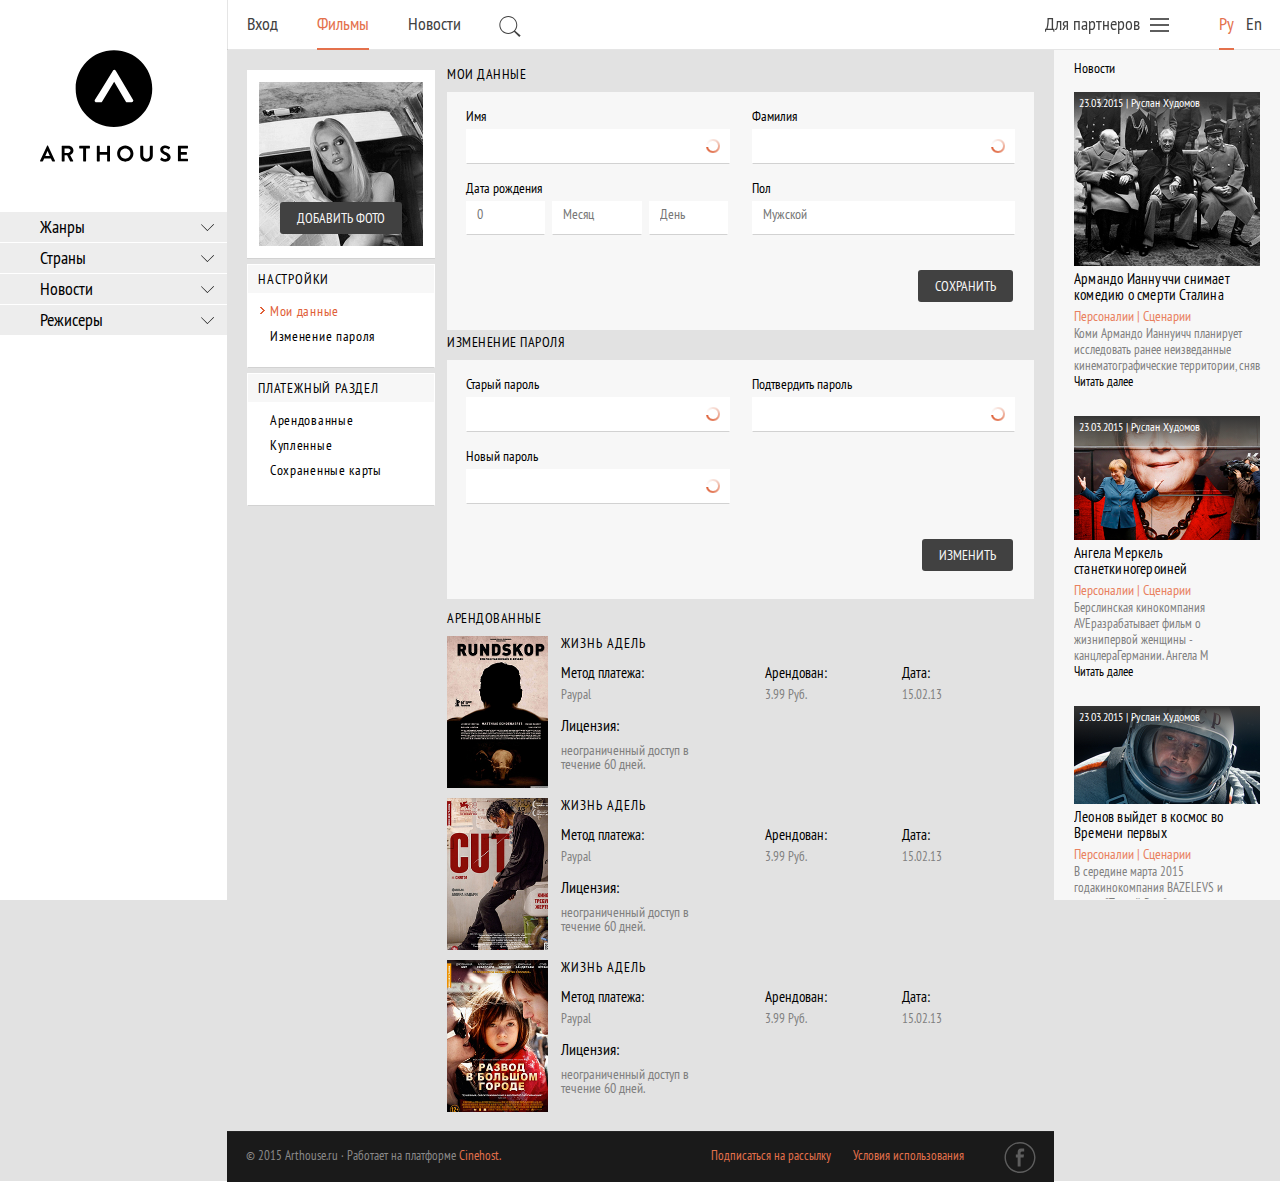
<file: profile-my-info-res.html>
<!DOCTYPE html>
<!--[if lt IE 7]><html class="no-js lt-ie9 lt-ie8 lt-ie7" xmlns="http://www.w3.org/1999/xhtml" lang="ru" xml:lang="ru"></html><![endif]-->
<!--[if IE 7]><html class="no-js lt-ie9 lt-ie8" xmlns="http://www.w3.org/1999/xhtml" lang="ru" xml:lang="ru"></html><![endif]-->
<!--[if IE 8]><html class="no-js lt-ie9" xmlns="http://www.w3.org/1999/xhtml" lang="ru" xml:lang="ru"></html><![endif]-->
<!--[if gt IE 8]><!--><html class="no-js" xmlns="http://www.w3.org/1999/xhtml" lang="ru" xml:lang="ru"><!--<![endif]-->
	<head>
		<meta http-equiv="Content-Type" content="text/html; charset=UTF-8"/>
		<!--[if IE]><meta http-equiv="X-UA-Compatible" content="IE=edge,chrome=1"/><![endif]-->
		<title>ARTHOUSE FILMS</title>
		<meta name="viewport" content="width=device-width, initial-scale=1, maximum-scale=1">
		<meta property="fb:admins" content=""/>
		<meta property="fb:app_id" content="1579175778983339"/>
		<meta property="og:type" content="website"/>
		<meta property="og:title" content="ARTHOUSE FILMS"/>
		<meta property="og:description" content="ARTHOUSE FILMS"/>
		<meta property="og:url" content="http://www.arthouse.ru/"/>
		<meta property="og:image" content="img/ARTHOUSE-FILMS-home.jpg"/>
		<meta name="description" content="ARTHOUSE FILMS"/>
		<meta name="keywords" content="ARTHOUSE FILMS"/>
		<meta name="SKYPE_TOOLBAR" content="SKYPE_TOOLBAR_PARSER_COMPATIBLE"/>
		<meta name="msapplication-TileColor" content="#ffffff" />
		<meta name="msapplication-TileImage" content="img/WebClip/ARTHOUSE-FILMS-ms-icon-144x144.png" />
		<meta name="theme-color" content="#ffffff" />
		<meta name="msapplication-config" content="img/WebClip/ARTHOUSE-FILMS-browserconfig.xml" />
		<link type="text/css" rel="stylesheet" href="css/reset.css"/>
		<link type="text/css" rel="stylesheet" href="css/jquery.mCustomScrollbar.min.css"/>
		<link type="text/css" rel="stylesheet" href="css/owl.carousel.css"/>
		<link type="text/css" rel="stylesheet" href="css/owl.theme.css"/>
		<link type="text/css" rel="stylesheet" href="css/owl.transitions.css"/>
		<link type="text/css" rel="stylesheet" href="css/select-theme-dark.css"/>
		<link type="text/css" rel="stylesheet" href="css/font-ptsans.css"/>
		<link type="text/css" rel="stylesheet" href="css/style.css"/>
		<link type="text/css" rel="stylesheet" href="css/device-detect.css"/>
		<link type="text/css" rel="stylesheet" href="css/style-chrome.css"/>
		<link rel="apple-touch-icon" href="img/WebClip/ARTHOUSE-FILMS-apple-icon-57x57.png" sizes="57x57" />
		<link rel="apple-touch-icon" href="img/WebClip/ARTHOUSE-FILMS-apple-icon-60x60.png" sizes="60x60" />
		<link rel="apple-touch-icon" href="img/WebClip/ARTHOUSE-FILMS-apple-icon-72x72.png" sizes="72x72" />
		<link rel="apple-touch-icon" href="img/WebClip/ARTHOUSE-FILMS-apple-icon-76x76.png" sizes="76x76"/>
		<link rel="apple-touch-icon" href="img/WebClip/ARTHOUSE-FILMS-apple-icon-114x114.png" sizes="114x114"/>
		<link rel="apple-touch-icon" href="img/WebClip/ARTHOUSE-FILMS-apple-icon-120x120.png" sizes="120x120"/>
		<link rel="apple-touch-icon" href="img/WebClip/ARTHOUSE-FILMS-apple-icon-144x144.png" sizes="144x144"/>
		<link rel="apple-touch-icon" href="img/WebClip/ARTHOUSE-FILMS-apple-icon-152x152.png" sizes="152x152"/>
		<link rel="apple-touch-icon" href="img/WebClip/ARTHOUSE-FILMS-apple-icon-180x180.png" sizes="180x180"/>
		<link rel="apple-touch-icon-precomposed" href="img/WebClip/ARTHOUSE-FILMS-icon-144x144-pre.png" sizes="144x144"/>
		<link rel="apple-touch-icon-precomposed" href="img/WebClip/ARTHOUSE-FILMS-icon-120x120-pre.png" sizes="120x120"/>
		<link rel="apple-touch-icon-precomposed" href="img/WebClip/ARTHOUSE-FILMS-icon-114x114-pre.png" sizes="114x114"/>
		<link rel="apple-touch-icon-precomposed" href="img/WebClip/ARTHOUSE-FILMS-icon-72x72-pre.png" sizes="72x72"/>
		<link rel="apple-touch-icon-precomposed" href="img/WebClip/ARTHOUSE-FILMS-icon-57x57-pre.png" sizes="57x57"/>
		<link type="image/png" rel="icon" href="img/WebClip/ARTHOUSE-FILMS-favicon-16x16.png" sizes="16x16"/>
		<link type="image/png" rel="icon" href="img/WebClip/ARTHOUSE-FILMS-favicon-32x32.png" sizes="32x32"/>
		<link type="image/png" rel="icon" href="img/WebClip/ARTHOUSE-FILMS-favicon-96x96.png" sizes="96x96"/>
		<link type="image/png" rel="icon" href="img/WebClip/ARTHOUSE-FILMS-favicon-192x192.png" sizes="192x192"/>
		<link rel="manifest" href="img/WebClip/ARTHOUSE-FILMS-manifest.json" />
		<link type="image/x-icon" href="img/WebClip/ARTHOUSE-FILMS-favicon.ico" rel="shortcut icon"/>
		<link type="image/x-icon" href="img/WebClip/ARTHOUSE-FILMS-favicon.ico" rel="icon"/>
		<!--[if IE]><script type="text/javascript" charset="utf-8" src="js/html5shiv.min.js"></script><![endif]-->
	</head>
	<body id="top">

		<!--||||||||||||||||MAIN-FIX-TOP||||||||||||||||-->
		<div class="MAIN-FIX-TOP">
			<div class="MAIN-FIX-TOP-FIX">
				<div class="main-fix-top-fix-pad">
					<div class="top-menu-place">

						<!--top-bar-size-->
						<div class="top-bar-size">

							<div class="bottom-line"></div>
							<div class="left-line"></div>

							<div class="top-bar-size-left">
								<div class="top-bar-size-left-pad">

									<ul class="top-left-list">
										<li class="top-left-item">
											<div class="top-left-item-pad">
												<a href="#" class="top-left-item-link">
													<span class="top-left-item-link-span">
														Вход
													</span>
													<span class="menu-bottom-line"></span>
												</a>
											</div>
										</li>
										<li class="top-left-item current">
											<div class="top-left-item-pad">
												<a href="#" class="top-left-item-link">
													<span class="top-left-item-link-span">
														Фильмы
													</span>
													<span class="menu-bottom-line"></span>
												</a>
											</div>
										</li>
										<li class="top-left-item">
											<div class="top-left-item-pad">
												<a href="#" class="top-left-item-link">
													<span class="top-left-item-link-span">
														Новости
													</span>
													<span class="menu-bottom-line"></span>
												</a>
											</div>
										</li>
										<li class="top-left-item">

											<!--search-bar-->
											<div class="search-bar">
												<div class="search-bar-left">
													<a href="#" class="search-btn-cell">
														<span class="search-btn-cell-pad">
															<span class="search-icon-2">
																<svg class="search-icon-svg-2" id="search-icon-svg-2" width="22" height="21" viewBox="0 0 1040 1024" version="1.1" xmlns="http://www.w3.org/2000/svg" xmlns:xlink="http://www.w3.org/1999/xlink">
																	<path class="path1" d="M437.385 0c-241.558 0-437.385 195.827-437.385 437.385 0 241.565 195.827 437.385 437.385 437.385 241.565 0 437.385-195.824 437.385-437.385 0-241.558-195.821-437.385-437.385-437.385zM437.385 826.172c-214.724 0-388.787-174.066-388.787-388.787s174.066-388.787 388.787-388.787 388.787 174.066 388.787 388.787-174.063 388.787-388.787 388.787z"></path>
																	<path class="path2" d="M690.123 741.969l48.599-48.599 300.94 261.897-68.729 68.733-280.809-282.031z"></path>
																</svg>
															</span>
														</span>
													</a>
												</div>
												<div class="search-bar-right">
													<div class="search-bar-right-pad">
														<input type="text" class="default-search-inp" value="" placeholder="Поиск"/>
													</div>
												</div>
											</div>
											<!--/search-bar-->

											<div class="top-left-item-pad">
												<a href="#" class="top-left-item-link search-symb">
													<span class="top-left-item-link-n-pad">
														<span class="search-icon">
															<svg class="search-icon-svg" id="search-icon-svg" width="22" height="21" viewBox="0 0 1040 1024" version="1.1" xmlns="http://www.w3.org/2000/svg" xmlns:xlink="http://www.w3.org/1999/xlink">
																<path class="path1" d="M437.385 0c-241.558 0-437.385 195.827-437.385 437.385 0 241.565 195.827 437.385 437.385 437.385 241.565 0 437.385-195.824 437.385-437.385 0-241.558-195.821-437.385-437.385-437.385zM437.385 826.172c-214.724 0-388.787-174.066-388.787-388.787s174.066-388.787 388.787-388.787 388.787 174.066 388.787 388.787-174.063 388.787-388.787 388.787z"></path>
																<path class="path2" d="M690.123 741.969l48.599-48.599 300.94 261.897-68.729 68.733-280.809-282.031z"></path>
															</svg>
														</span>
													</span>
												</a>
											</div>

										</li>
									</ul>
								</div>
							</div>
							<div class="top-bar-size-right">

								<!--top-right-two-col-->
								<div class="top-right-two-col">
									<div class="top-right-two-col-left">
										<a href="#" class="dd-link">
											<span class="dd-link-txt">
												Для партнеров
												<span class="menu-icon-place">
													<svg class="menu-icon-svg" id="menu-icon-svg" viewBox="0 0 1390 1024">
														<path class="path1" d="M0 438.858h1389.704v146.287h-1389.704v-146.287z"></path>
														<path class="path2" d="M0 877.713h1389.704v146.287h-1389.704v-146.287z"></path>
														<path class="path3" d="M0 0h1389.704v146.287h-1389.704v-146.287z"></path>
													</svg>
												</span>
											</span>
										</a>

										<!--dd-->
										<div class="dd">
											<div class="dd-pad">
												<ul class="dd-menu-list">
													<li class="dd-menu-item">
														<a href="#" class="dd-menu-item-link">
															<span class="dd-menu-item-link-txt">
																В Кино
															</span>
														</a>
													</li>
													<li class="dd-menu-item">
														<a href="#" class="dd-menu-item-link">
															<span class="dd-menu-item-link-txt">
																Каталог
															</span>
														</a>
													</li>
													<li class="dd-menu-item">
														<a href="#" class="dd-menu-item-link">
															<span class="dd-menu-item-link-txt">
																О Компании
															</span>
														</a>
													</li>
												</ul>
											</div>
										</div>
										<!--/dd-->

									</div>
									<div class="top-right-two-col-right">
										<!--language-place-->
										<ul class="lang-list">
											<li class="lang-item current">
												<a href="#" class="lang-item-link">
													<span class="lang-item-link-txt">Ру</span>
													<span class="lang-bottom-line"></span>
												</a>
											</li>
											<li class="lang-item">
												<a href="#" class="lang-item-link">
													<span class="lang-item-link-txt">En</span>
													<span class="lang-bottom-line"></span>
												</a>
											</li>
										</ul>
										<!--/language-place-->
									</div>
								</div>
								<!--/top-right-two-col-->

							</div>
						</div>
						<!--/top-bar-size-->

					</div>
				</div>
			</div>
		</div>
		<!--||||||||||||||||/MAIN-FIX-TOP||||||||||||||||-->


		<!--========================-->
		<!--=======MAIN-CARCASS=======-->
		<!--========================-->
		<div class="MAIN-CARCASS" >
			<div class="MAIN-FIX-CARCASS">

				<!--|||||||||||||||||||||||||MAIN-FIX-LEFT|||||||||||||||||||||||-->
				<div class="MAIN-FIX-LEFT">
					<!--LEFT-BAR-SCROLL-PLACE-->
					<div class="LEFT-BAR-SCROLL-PLACE">
						<div class="LEFT-BAR-pad">

							<!--logo-place-->
							<div class="logo-place">
								<div class="logo-place-pad">
									<a href="#" class="logo-link hta" title="ATHOUSE FILMS">
										<span class="ARTHOUSE-LOGO-SVG-CELL">
											<svg class="ARTHOUSE-LOGO-SVG" width="148" height="112" id="ARTHOUSE-LOGO-SVG" version="1.1" xmlns="http://www.w3.org/2000/svg" xmlns:xlink="http://www.w3.org/1999/xlink" viewBox="0 0 1362 1024">
												<path class="path1" d="M0.477 1016.423l64.889-138.785c0.477-1.403 1.899-2.367 3.321-2.367h1.899c1.899 0 2.834 0.954 3.311 2.367l63.944 138.785c1.422 2.853-0.468 5.21-3.321 5.21h-17.997c-3.311 0-4.733-1.422-6.155-4.265l-10.42-22.272h-61.568l-10.42 22.272c-0.945 1.899-2.844 4.265-6.164 4.265h-17.997c-2.834 0-4.733-2.367-3.321-5.21zM90.472 972.366l-20.841-45.461h-0.477l-20.364 45.461h41.681z"></path>
												<path class="path2" d="M198.931 881.427c0-1.89 1.899-3.788 3.788-3.788h59.678c25.106 0 45.47 19.896 45.47 44.057 0 18.942-12.787 34.582-30.784 41.691l28.417 52.102c1.422 2.844 0 6.155-3.311 6.155h-21.785c-1.899 0-2.844-0.954-3.311-1.899l-27.473-54.468h-23.207v52.579c0 1.89-1.899 3.788-3.788 3.788h-18.951c-2.357 0-3.788-1.899-3.788-3.788v-136.418l-0.954-0.009zM260.031 943.481c10.897 0 20.841-9.476 20.841-20.841 0-10.897-9.476-19.887-20.841-19.887h-34.105v41.195h34.105v-0.468z"></path>
												<path class="path3" d="M396.908 902.277h-32.206c-2.367 0-3.788-1.899-3.788-3.788v-17.061c0-1.89 1.899-3.788 3.788-3.788h90.939c2.367 0 3.798 1.899 3.798 3.788v17.061c0 1.89-1.899 3.788-3.798 3.788h-31.729v115.569c0 1.89-1.899 3.788-3.798 3.788h-19.41c-1.899 0-3.798-1.899-3.798-3.788v-115.569z"></path>
												<path class="path4" d="M522.897 881.427c0-1.89 1.899-3.788 3.788-3.788h19.419c2.367 0 3.788 1.899 3.788 3.788v54.468h67.732v-54.468c0-1.89 1.899-3.788 3.798-3.788h18.942c1.89 0 3.788 1.899 3.788 3.788v136.418c0 1.89-1.899 3.788-3.788 3.788h-18.942c-2.376 0-3.798-1.899-3.798-3.788v-56.835h-67.732v56.835c0 1.89-1.899 3.788-3.788 3.788h-19.419c-1.89 0-3.788-1.899-3.788-3.788v-136.418z"></path>
												<path class="path5" d="M784.818 875.758c41.672 0 74.832 33.151 74.832 74.355s-33.16 73.887-74.832 73.887c-41.681 0-74.832-32.683-74.832-73.887s33.151-74.355 74.832-74.355zM784.818 996.995c26.051 0 47.836-21.308 47.836-47.35 0-26.060-21.785-47.369-47.836-47.369s-47.836 21.785-47.836 47.369c0 26.042 21.785 47.35 47.836 47.35z"></path>
												<path class="path6" d="M922.64 881.427c0-1.89 1.89-3.788 3.788-3.788h19.896c2.376 0 3.779 1.899 3.779 3.788v84.317c0 17.511 11.851 31.252 30.335 31.252 18.465 0 30.307-13.741 30.307-31.252v-84.317c0-1.89 1.88-3.788 3.788-3.788h19.896c1.899 0 3.779 1.899 3.779 3.788v85.748c0 31.252-25.097 56.826-58.257 56.826-32.683 0-57.789-25.106-57.789-56.826v-85.748h0.477z"></path>
												<path class="path7" d="M1107.363 1001.738l7.577-12.796c1.899-2.834 5.219-2.834 7.109-1.413 0.945 0.477 17.997 12.796 31.252 12.796 10.897 0 18.942-7.1 18.942-15.64 0-10.411-8.999-17.511-26.519-24.629-19.428-8.054-39.324-20.364-39.324-44.516 0-18.483 13.75-39.315 46.892-39.315 21.308 0 37.416 10.888 41.672 13.732 1.899 1.413 2.853 4.742 1.431 6.632l-8.054 11.842c-1.899 2.367-4.752 4.265-7.109 2.367-1.899-0.945-17.511-11.365-28.885-11.365-11.842 0-18.465 8.045-18.465 14.218 0 9.466 7.568 16.098 24.62 23.198 20.373 8.054 43.58 19.896 43.58 46.415 0 21.318-18.483 40.737-47.836 40.737-26.051 0-41.681-12.31-45.947-16.098-1.89-1.899-2.825-2.862-0.936-6.164z"></path>
												<path class="path8" d="M1269.355 881.427c0-1.89 1.88-3.788 3.779-3.788h84.775c2.376 0 3.788 1.899 3.788 3.788v17.061c0 1.89-1.89 3.788-3.788 3.788h-61.577v33.618h51.634c1.899 0 3.788 1.908 3.788 3.798v17.043c0 2.367-1.89 3.788-3.788 3.788h-51.634v36.003h61.577c2.376 0 3.788 1.89 3.788 3.788v17.043c0 1.899-1.89 3.788-3.788 3.788h-84.775c-2.376 0-3.779-1.89-3.779-3.788v-135.932z"></path>
												<path class="path9" d="M680.615 0c-194.657 0-352.384 157.718-352.384 352.384s157.727 352.384 352.384 352.384c194.666 0 352.384-157.709 352.384-352.384 0.477-194.657-157.718-352.384-352.384-352.384zM843.066 478.372c-11.356 0-8.522 0-40.727 0-5.192 0-10.888-3.788-13.255-8.522l-106.57-180.457-110.358 180.457c-2.367 4.733-7.577 8.054-13.741 8.054-32.206 0-28.417 0-40.727 0-8.054 0-13.264-5.21-14.209-11.365-0.945-3.311-0.468-7.577 1.899-11.365l41.204-65.843 121.733-197.977c2.367-3.788 8.522-11.842 13.255-11.842h3.779c4.752 0 10.897 7.586 13.273 11.374l157.241 262.857c0.954 1.422 1.422 2.376 1.899 3.788 1.89 4.733 0.954 9.943-1.899 13.741-2.853 4.256-7.118 7.1-12.796 7.1z"></path>
											</svg>
										</span>
									</a>
								</div>
							</div>
							<!--/logo-place-->

							<!--MAIN-ACCORD-MENU-CELL-->
							<div class="MAIN-ACCORD-MENU-CELL">
								<div class="main-accord-menu-cell-pad">
									<ul class="accord-menu">
										<li class="accord-menu-item">
											<div class="accord-cat">
												<a href="#" class="accord-cat-link">
													<span class="accord-cat-link-txt">
														Жанры
													</span>
													<span class="menu-arrow">
														<span class="menu-arrow-svg-cell">
															<svg class="menu-arrow-svg" id="menu-arrow-svg" width="13" height="7" viewBox="0 0 1922 1024" version="1.1" xmlns="http://www.w3.org/2000/svg" xmlns:xlink="http://www.w3.org/1999/xlink">
																<path class="path1" d="M0 82.044l64.852-64.852 941.949 941.956-64.852 64.852-941.949-941.956z"></path>
																<path class="path2" d="M1922.474 65.032l-65.032-65.032-944.632 944.632 65.032 65.032 944.632-944.632z"></path>
															</svg>
														</span>
													</span>
												</a>
											</div>
											<!--sub-cat-list-->
											<div class="sub-cat-list-cell">
												<div class="sub-cat-list-cell-height-detect-SCROLL">
													<div class="sub-cat-list-cell-height-detect">
														<ul class="sub-cat-list">
															<li class="sub-cat-item">
																<a href="#" class="sub-cat-item-link">
																	<span class="sub-cat-item-link-txt">
																		Мистика
																	</span>
																</a>
															</li>
															<li class="sub-cat-item">
																<a href="#" class="sub-cat-item-link">
																	<span class="sub-cat-item-link-txt">
																		Анимация
																	</span>
																</a>
															</li>
															<li class="sub-cat-item">
																<a href="#" class="sub-cat-item-link">
																	<span class="sub-cat-item-link-txt">
																		Биография
																	</span>
																</a>
															</li>
															<li class="sub-cat-item">
																<a href="#" class="sub-cat-item-link">
																	<span class="sub-cat-item-link-txt">
																		Вестерн
																	</span>
																</a>
															</li>
															<li class="sub-cat-item">
																<a href="#" class="sub-cat-item-link">
																	<span class="sub-cat-item-link-txt">
																		Война
																	</span>
																</a>
															</li>
															<li class="sub-cat-item">
																<a href="#" class="sub-cat-item-link">
																	<span class="sub-cat-item-link-txt">
																		Детектив
																	</span>
																</a>
															</li>
															<li class="sub-cat-item">
																<a href="#" class="sub-cat-item-link">
																	<span class="sub-cat-item-link-txt">
																		Детское
																	</span>
																</a>
															</li>
															<li class="sub-cat-item">
																<a href="#" class="sub-cat-item-link">
																	<span class="sub-cat-item-link-txt">
																		Документальный
																	</span>
																</a>
															</li>
															<li class="sub-cat-item">
																<a href="#" class="sub-cat-item-link">
																	<span class="sub-cat-item-link-txt">
																		Драма
																	</span>
																</a>
															</li>
															<li class="sub-cat-item">
																<a href="#" class="sub-cat-item-link">
																	<span class="sub-cat-item-link-txt">
																		История
																	</span>
																</a>
															</li>
															<li class="sub-cat-item">
																<a href="#" class="sub-cat-item-link">
																	<span class="sub-cat-item-link-txt">
																		Комедия
																	</span>
																</a>
															</li>
															<li class="sub-cat-item">
																<a href="#" class="sub-cat-item-link">
																	<span class="sub-cat-item-link-txt">
																		Криминал
																	</span>
																</a>
															</li>
															<li class="sub-cat-item">
																<a href="#" class="sub-cat-item-link">
																	<span class="sub-cat-item-link-txt">
																		Музыка
																	</span>
																</a>
															</li>
															<li class="sub-cat-item">
																<a href="#" class="sub-cat-item-link">
																	<span class="sub-cat-item-link-txt">
																		Научная Фантастика
																	</span>
																</a>
															</li>
															<li class="sub-cat-item">
																<a href="#" class="sub-cat-item-link">
																	<span class="sub-cat-item-link-txt">
																		Нуар
																	</span>
																</a>
															</li>
															<li class="sub-cat-item">
																<a href="#" class="sub-cat-item-link">
																	<span class="sub-cat-item-link-txt">
																		Романтика
																	</span>
																</a>
															</li>
															<li class="sub-cat-item">
																<a href="#" class="sub-cat-item-link">
																	<span class="sub-cat-item-link-txt">
																		Спорт
																	</span>
																</a>
															</li>
															<li class="sub-cat-item">
																<a href="#" class="sub-cat-item-link">
																	<span class="sub-cat-item-link-txt">
																		Триллер
																	</span>
																</a>
															</li>
															<li class="sub-cat-item">
																<a href="#" class="sub-cat-item-link">
																	<span class="sub-cat-item-link-txt">
																		Ужасы
																	</span>
																</a>
															</li>
															<li class="sub-cat-item">
																<a href="#" class="sub-cat-item-link">
																	<span class="sub-cat-item-link-txt">
																		Фентези
																	</span>
																</a>
															</li>
															<li class="sub-cat-item">
																<a href="#" class="sub-cat-item-link">
																	<span class="sub-cat-item-link-txt">
																		Экспериментальное
																	</span>
																</a>
															</li>
															<li class="sub-cat-item">
																<a href="#" class="sub-cat-item-link">
																	<span class="sub-cat-item-link-txt">
																		Экшн и Приключения
																	</span>
																</a>
															</li>
															<li class="sub-cat-item">
																<a href="#" class="sub-cat-item-link">
																	<span class="sub-cat-item-link-txt">
																		Эротика
																	</span>
																</a>
															</li>
														</ul>
													</div>
												</div>
											</div>
											<!--/sub-cat-list-->

										</li>
										<li class="accord-menu-item">
											<div class="accord-cat">
												<a href="#" class="accord-cat-link">
													<span class="accord-cat-link-txt">
														Страны
													</span>
													<span class="menu-arrow">
														<span class="menu-arrow-svg-cell">
															<svg class="menu-arrow-svg" id="menu-arrow-svg" width="13" height="7" viewBox="0 0 1922 1024" version="1.1" xmlns="http://www.w3.org/2000/svg" xmlns:xlink="http://www.w3.org/1999/xlink">
																<path class="path1" d="M0 82.044l64.852-64.852 941.949 941.956-64.852 64.852-941.949-941.956z"></path>
																<path class="path2" d="M1922.474 65.032l-65.032-65.032-944.632 944.632 65.032 65.032 944.632-944.632z"></path>
															</svg>
														</span>
													</span>
												</a>
											</div>
											<!--sub-cat-list--><div class="sub-cat-list-cell"><div class="sub-cat-list-cell-height-detect-SCROLL"><div class="sub-cat-list-cell-height-detect"><ul class="sub-cat-list"><li class="sub-cat-item"><a href="#" class="sub-cat-item-link"><span class="sub-cat-item-link-txt">Мистика</span></a></li><li class="sub-cat-item"><a href="#" class="sub-cat-item-link"><span class="sub-cat-item-link-txt">Анимация</span></a></li><li class="sub-cat-item"><a href="#" class="sub-cat-item-link"><span class="sub-cat-item-link-txt">Биография</span></a></li><li class="sub-cat-item"><a href="#" class="sub-cat-item-link"><span class="sub-cat-item-link-txt">Вестерн</span></a></li><li class="sub-cat-item"><a href="#" class="sub-cat-item-link"><span class="sub-cat-item-link-txt">Война</span></a></li><li class="sub-cat-item"><a href="#" class="sub-cat-item-link"><span class="sub-cat-item-link-txt">Детектив</span></a></li><li class="sub-cat-item"><a href="#" class="sub-cat-item-link"><span class="sub-cat-item-link-txt">Детское</span></a></li><li class="sub-cat-item"><a href="#" class="sub-cat-item-link"><span class="sub-cat-item-link-txt">Документальный</span></a></li><li class="sub-cat-item"><a href="#" class="sub-cat-item-link"><span class="sub-cat-item-link-txt">Драма</span></a></li><li class="sub-cat-item"><a href="#" class="sub-cat-item-link"><span class="sub-cat-item-link-txt">История</span></a></li><li class="sub-cat-item"><a href="#" class="sub-cat-item-link"><span class="sub-cat-item-link-txt">Комедия</span></a></li><li class="sub-cat-item"><a href="#" class="sub-cat-item-link"><span class="sub-cat-item-link-txt">Криминал</span></a></li><li class="sub-cat-item"><a href="#" class="sub-cat-item-link"><span class="sub-cat-item-link-txt">Музыка</span></a></li><li class="sub-cat-item"><a href="#" class="sub-cat-item-link"><span class="sub-cat-item-link-txt">Научная Фантастика</span></a></li><li class="sub-cat-item"><a href="#" class="sub-cat-item-link"><span class="sub-cat-item-link-txt">Нуар</span></a></li><li class="sub-cat-item"><a href="#" class="sub-cat-item-link"><span class="sub-cat-item-link-txt">Романтика</span></a></li><li class="sub-cat-item"><a href="#" class="sub-cat-item-link"><span class="sub-cat-item-link-txt">Спорт</span></a></li><li class="sub-cat-item"><a href="#" class="sub-cat-item-link"><span class="sub-cat-item-link-txt">Триллер</span></a></li><li class="sub-cat-item"><a href="#" class="sub-cat-item-link"><span class="sub-cat-item-link-txt">Ужасы</span></a></li><li class="sub-cat-item"><a href="#" class="sub-cat-item-link"><span class="sub-cat-item-link-txt">Фентези</span></a></li><li class="sub-cat-item"><a href="#" class="sub-cat-item-link"><span class="sub-cat-item-link-txt">Экспериментальное</span></a></li><li class="sub-cat-item"><a href="#" class="sub-cat-item-link"><span class="sub-cat-item-link-txt">Экшн и Приключения</span></a></li><li class="sub-cat-item"><a href="#" class="sub-cat-item-link"><span class="sub-cat-item-link-txt">Эротика</span></a></li></ul></div></div></div><!--/sub-cat-list-->
										</li>
										<li class="accord-menu-item">
											<div class="accord-cat">
												<a href="#" class="accord-cat-link">
													<span class="accord-cat-link-txt">
														Новости
													</span>
													<span class="menu-arrow">
														<span class="menu-arrow-svg-cell">
															<svg class="menu-arrow-svg" id="menu-arrow-svg" width="13" height="7" viewBox="0 0 1922 1024" version="1.1" xmlns="http://www.w3.org/2000/svg" xmlns:xlink="http://www.w3.org/1999/xlink">
																<path class="path1" d="M0 82.044l64.852-64.852 941.949 941.956-64.852 64.852-941.949-941.956z"></path>
																<path class="path2" d="M1922.474 65.032l-65.032-65.032-944.632 944.632 65.032 65.032 944.632-944.632z"></path>
															</svg>
														</span>
													</span>
												</a>
											</div>
											<!--sub-cat-list--><div class="sub-cat-list-cell"><div class="sub-cat-list-cell-height-detect-SCROLL"><div class="sub-cat-list-cell-height-detect"><ul class="sub-cat-list"><li class="sub-cat-item"><a href="#" class="sub-cat-item-link"><span class="sub-cat-item-link-txt">Мистика</span></a></li><li class="sub-cat-item"><a href="#" class="sub-cat-item-link"><span class="sub-cat-item-link-txt">Анимация</span></a></li><li class="sub-cat-item"><a href="#" class="sub-cat-item-link"><span class="sub-cat-item-link-txt">Биография</span></a></li><li class="sub-cat-item"><a href="#" class="sub-cat-item-link"><span class="sub-cat-item-link-txt">Вестерн</span></a></li><li class="sub-cat-item"><a href="#" class="sub-cat-item-link"><span class="sub-cat-item-link-txt">Война</span></a></li><li class="sub-cat-item"><a href="#" class="sub-cat-item-link"><span class="sub-cat-item-link-txt">Детектив</span></a></li><li class="sub-cat-item"><a href="#" class="sub-cat-item-link"><span class="sub-cat-item-link-txt">Детское</span></a></li><li class="sub-cat-item"><a href="#" class="sub-cat-item-link"><span class="sub-cat-item-link-txt">Документальный</span></a></li><li class="sub-cat-item"><a href="#" class="sub-cat-item-link"><span class="sub-cat-item-link-txt">Драма</span></a></li><li class="sub-cat-item"><a href="#" class="sub-cat-item-link"><span class="sub-cat-item-link-txt">История</span></a></li><li class="sub-cat-item"><a href="#" class="sub-cat-item-link"><span class="sub-cat-item-link-txt">Комедия</span></a></li><li class="sub-cat-item"><a href="#" class="sub-cat-item-link"><span class="sub-cat-item-link-txt">Криминал</span></a></li><li class="sub-cat-item"><a href="#" class="sub-cat-item-link"><span class="sub-cat-item-link-txt">Музыка</span></a></li><li class="sub-cat-item"><a href="#" class="sub-cat-item-link"><span class="sub-cat-item-link-txt">Научная Фантастика</span></a></li><li class="sub-cat-item"><a href="#" class="sub-cat-item-link"><span class="sub-cat-item-link-txt">Нуар</span></a></li><li class="sub-cat-item"><a href="#" class="sub-cat-item-link"><span class="sub-cat-item-link-txt">Романтика</span></a></li><li class="sub-cat-item"><a href="#" class="sub-cat-item-link"><span class="sub-cat-item-link-txt">Спорт</span></a></li><li class="sub-cat-item"><a href="#" class="sub-cat-item-link"><span class="sub-cat-item-link-txt">Триллер</span></a></li><li class="sub-cat-item"><a href="#" class="sub-cat-item-link"><span class="sub-cat-item-link-txt">Ужасы</span></a></li><li class="sub-cat-item"><a href="#" class="sub-cat-item-link"><span class="sub-cat-item-link-txt">Фентези</span></a></li><li class="sub-cat-item"><a href="#" class="sub-cat-item-link"><span class="sub-cat-item-link-txt">Экспериментальное</span></a></li><li class="sub-cat-item"><a href="#" class="sub-cat-item-link"><span class="sub-cat-item-link-txt">Экшн и Приключения</span></a></li><li class="sub-cat-item"><a href="#" class="sub-cat-item-link"><span class="sub-cat-item-link-txt">Эротика</span></a></li></ul></div></div></div><!--/sub-cat-list-->
										</li>
										<li class="accord-menu-item">
											<div class="accord-cat">
												<a href="#" class="accord-cat-link">
													<span class="accord-cat-link-txt">
														Режисеры
													</span>
													<span class="menu-arrow">
														<span class="menu-arrow-svg-cell">
															<svg class="menu-arrow-svg" id="menu-arrow-svg" width="13" height="7" viewBox="0 0 1922 1024" version="1.1" xmlns="http://www.w3.org/2000/svg" xmlns:xlink="http://www.w3.org/1999/xlink">
																<path class="path1" d="M0 82.044l64.852-64.852 941.949 941.956-64.852 64.852-941.949-941.956z"></path>
																<path class="path2" d="M1922.474 65.032l-65.032-65.032-944.632 944.632 65.032 65.032 944.632-944.632z"></path>
															</svg>
														</span>
													</span>
												</a>
											</div>
											<!--sub-cat-list--><div class="sub-cat-list-cell"><div class="sub-cat-list-cell-height-detect-SCROLL"><div class="sub-cat-list-cell-height-detect"><ul class="sub-cat-list"><li class="sub-cat-item"><a href="#" class="sub-cat-item-link"><span class="sub-cat-item-link-txt">Мистика</span></a></li><li class="sub-cat-item"><a href="#" class="sub-cat-item-link"><span class="sub-cat-item-link-txt">Анимация</span></a></li><li class="sub-cat-item"><a href="#" class="sub-cat-item-link"><span class="sub-cat-item-link-txt">Биография</span></a></li><li class="sub-cat-item"><a href="#" class="sub-cat-item-link"><span class="sub-cat-item-link-txt">Вестерн</span></a></li><li class="sub-cat-item"><a href="#" class="sub-cat-item-link"><span class="sub-cat-item-link-txt">Война</span></a></li><li class="sub-cat-item"><a href="#" class="sub-cat-item-link"><span class="sub-cat-item-link-txt">Детектив</span></a></li><li class="sub-cat-item"><a href="#" class="sub-cat-item-link"><span class="sub-cat-item-link-txt">Детское</span></a></li><li class="sub-cat-item"><a href="#" class="sub-cat-item-link"><span class="sub-cat-item-link-txt">Документальный</span></a></li><li class="sub-cat-item"><a href="#" class="sub-cat-item-link"><span class="sub-cat-item-link-txt">Драма</span></a></li><li class="sub-cat-item"><a href="#" class="sub-cat-item-link"><span class="sub-cat-item-link-txt">История</span></a></li><li class="sub-cat-item"><a href="#" class="sub-cat-item-link"><span class="sub-cat-item-link-txt">Комедия</span></a></li><li class="sub-cat-item"><a href="#" class="sub-cat-item-link"><span class="sub-cat-item-link-txt">Криминал</span></a></li><li class="sub-cat-item"><a href="#" class="sub-cat-item-link"><span class="sub-cat-item-link-txt">Музыка</span></a></li><li class="sub-cat-item"><a href="#" class="sub-cat-item-link"><span class="sub-cat-item-link-txt">Научная Фантастика</span></a></li><li class="sub-cat-item"><a href="#" class="sub-cat-item-link"><span class="sub-cat-item-link-txt">Нуар</span></a></li><li class="sub-cat-item"><a href="#" class="sub-cat-item-link"><span class="sub-cat-item-link-txt">Романтика</span></a></li><li class="sub-cat-item"><a href="#" class="sub-cat-item-link"><span class="sub-cat-item-link-txt">Спорт</span></a></li><li class="sub-cat-item"><a href="#" class="sub-cat-item-link"><span class="sub-cat-item-link-txt">Триллер</span></a></li><li class="sub-cat-item"><a href="#" class="sub-cat-item-link"><span class="sub-cat-item-link-txt">Ужасы</span></a></li><li class="sub-cat-item"><a href="#" class="sub-cat-item-link"><span class="sub-cat-item-link-txt">Фентези</span></a></li><li class="sub-cat-item"><a href="#" class="sub-cat-item-link"><span class="sub-cat-item-link-txt">Экспериментальное</span></a></li><li class="sub-cat-item"><a href="#" class="sub-cat-item-link"><span class="sub-cat-item-link-txt">Экшн и Приключения</span></a></li><li class="sub-cat-item"><a href="#" class="sub-cat-item-link"><span class="sub-cat-item-link-txt">Эротика</span></a></li></ul></div></div></div><!--/sub-cat-list-->
										</li>
									</ul>
								</div>
							</div>
							<!--/MAIN-ACCORD-MENU-CELL-->

						</div>
					</div>
					<!--/LEFT-BAR-SCROLL-PLACE-->
				</div>
				<!--|||||||||||||||||||||||||/MAIN-FIX-LEFT||||||||||||||||||||||-->

				<div class="MAIN-FIX-CARCASS-PAD">
					<!--MAIN-FIX-CENTER-->
					<div class="MAIN-FIX-CENTER">
						<!--profile-pad-->
						<div class="profile-pad">

							<!--~~~~~~~~~~~~~~~~~~~~~~-->
							<!--~~~~~~profile-two-col~~~~~~-->
							<!--~~~~~~~~~~~~~~~~~~~~~~-->
							<div class="profile-two-col">
								<!--profile-two-col-left-->
								<div class="profile-two-col-left">
									<div class="profile-two-col-left-pad">

										<!--~~~~~~avatar-place~~~~~~-->
										<div class="avatar-place">
											<div class="avatar-place-pad">

												<!--avatar-img-place-->
												<div class="avatar-img-place">
													<span class="avatar-change-btn-cell">
														<a href="#" class="default-btn-dec">
															<span class="default-btn-dec-txt">
																ДОБАВИТЬ ФОТО
															</span>
														</a>
													</span>
													<span class="avatar-img-cell">
														<img src="img/avatar.jpg" 
																	alt="{avatar}" 
																	title="{avatar}" 
																	width="164" 
																	height="164" 
																	class="hta avatar-resize"/>
													</span>
													<span class="avatar-icon-svg-cell">
														<svg class="avatar-icon-svg" id="avatar-icon-svg" width="102" height="102" version="1.1" xmlns="http://www.w3.org/2000/svg" xmlns:xlink="http://www.w3.org/1999/xlink" viewBox="0 0 1024 1024">
															<path class="path1" d="M643.657 1031.314h-263.314c-108.895 0-197.486-88.591-197.486-197.486v-131.657c0-108.895 88.591-197.486 197.486-197.486h263.314c108.895 0 197.486 88.591 197.486 197.486v131.657c0 108.895-88.591 197.486-197.486 197.486zM380.343 519.314c-100.827 0-182.857 82.030-182.857 182.857v131.657c0 100.827 82.030 182.857 182.857 182.857h263.314c100.827 0 182.857-82.030 182.857-182.857v-131.657c0-100.827-82.030-182.857-182.857-182.857h-263.314z"></path>
															<path class="path2" d="M512 14.629c274.249 0 497.371 223.122 497.371 497.371s-223.122 497.371-497.371 497.371-497.371-223.122-497.371-497.371 223.122-497.371 497.371-497.371zM512 0c-282.77 0-512 229.23-512 512s229.23 512 512 512 512-229.23 512-512-229.23-512-512-512v0z"></path>
															<path class="path3" d="M512 475.429c-92.76 0-168.229-75.469-168.229-168.229s75.469-168.229 168.229-168.229c92.767 0 168.229 75.469 168.229 168.229s-75.461 168.229-168.229 168.229zM512 153.6c-84.699 0-153.6 68.901-153.6 153.6s68.901 153.6 153.6 153.6c84.692 0 153.6-68.901 153.6-153.6s-68.908-153.6-153.6-153.6z"></path>
														</svg>
													</span>
												</div>
												<!--/avatar-img-place-->

											</div>
										</div>
										<!--~~~~~~/avatar-place~~~~~~-->

										<div class="menu-panel-spacer"></div>

										<!--menu-panel-->
										<div class="menu-panel">
											<div class="menu-panel-title-place">
												<h2 class="menu-panel-title">
													<span class="menu-panel-title-txt">
														НАСТРОЙКИ
													</span>
												</h2>
												<ul class="sidebar-menu-list">
													<li class="sidebar-menu-item current">
														<a href="#" class="sidebar-menu-item-link">
															<span class="menu-item-current-svg">.</span>
															<span class="sidebar-menu-item-link">
																Мои данные
															</span>
														</a>
													</li>
													<li class="sidebar-menu-item">
														<a href="#" class="sidebar-menu-item-link">
															<span class="menu-item-current-svg">.</span>
															<span class="sidebar-menu-item-link">
																Изменение пароля
															</span>
														</a>
													</li>
												</ul>
											</div>
										</div>
										<!--/menu-panel-->

										<div class="menu-panel-spacer"></div>

										<!--menu-panel-->
										<div class="menu-panel">
											<div class="menu-panel-title-place">
												<h2 class="menu-panel-title">
													<span class="menu-panel-title-txt">
														ПЛАТЕЖНЫЙ РАЗДЕЛ
													</span>
												</h2>
												<ul class="sidebar-menu-list">
													<li class="sidebar-menu-item">
														<a href="#" class="sidebar-menu-item-link">
															<span class="menu-item-current-svg">.</span>
															<span class="sidebar-menu-item-link">
																Арендованные
															</span>
														</a>
													</li>
													<li class="sidebar-menu-item">
														<a href="#" class="sidebar-menu-item-link">
															<span class="menu-item-current-svg">.</span>
															<span class="sidebar-menu-item-link">
																Купленные
															</span>
														</a>
													</li>
													<li class="sidebar-menu-item">
														<a href="#" class="sidebar-menu-item-link">
															<span class="menu-item-current-svg">.</span>
															<span class="sidebar-menu-item-link">
																Сохраненные карты
															</span>
														</a>
													</li>
													<li class="sidebar-menu-item"></li>
												</ul>
											</div>
										</div>
										<!--/menu-panel-->


									</div>
								</div>
								<!--/profile-two-col-left-->
								<!--profile-two-col-right-->
								<div class="profile-two-col-right">
									<div class="profile-two-col-right-pad">


										<!--profile-main-title-place-->
										<div class="profile-main-title-place" style="display:none">
											<h2 class="profile-main-title">
												<span class="profile-main-title-txt">
													СОХРАНЕННЫЕ КАРТЫ
												</span>
											</h2>
										</div>
										<!--/profile-main-title-place-->

										<!--t-row-title-->
										<div class="t-row-title" style="display:none">
											<div class="t-row-title">
												<div class="t-row-title-1">
													<div class="t-row-title-1-pad">
														<span class="t-row-title-1-span">
															Номер карты
														</span>
													</div>
												</div>
												<div class="t-row-title-2">
													<div class="t-row-title-2-pad">
														<span class="t-row-title-2-span">
															Срок истечения
														</span>
													</div>
												</div>
												<div class="t-row-title-3">
													<div class="t-row-title-3-pad">
														<span class="t-row-title-3-span">
															Предпочтение
														</span>
													</div>
												</div>
											</div>
										</div>
										<!--/t-row-title-->




										<!--profile-main-title-place-->
										<div class="profile-main-title-place">
											<h2 class="profile-main-title">
												<span class="profile-main-title-txt">
													МОИ ДАННЫЕ
												</span>
											</h2>
										</div>
										<!--/profile-main-title-place-->

										<div class="top-spacer-profile"></div>

										<!--profile-form-content-->
										<div class="profile-form-content">
											<div class="profile-form-content-pad">

												<!--profile-form-content-two-column-->
												<div class="profile-form-content-two-column">
													<div class="profile-form-content-two-column-left">
														<div class="profile-form-content-two-column-left-pad">

																<label class="label-field-name">
																	<span class="label-field-name-txt">
																		Имя
																	</span>
																</label>

																<!--form-input-row-->
																<div class="form-input-row taLL">
																	<div class="input-bg">
																		<span class="symbols-place">
																			<span class="loader"></span>
																			<span class="close DN">
																				<svg class="close-svg" id="close-svg" width="10" height="10" version="1.1" xmlns="http://www.w3.org/2000/svg" xmlns:xlink="http://www.w3.org/1999/xlink" viewBox="0 0 1024 1024">
																					<path class="path1" d="M972.8 1024c-13.107 0-26.214-5.018-36.25-14.95l-921.6-921.6c-19.968-19.968-19.968-52.429 0-72.397s52.429-19.968 72.397 0l921.6 921.6c19.968 19.968 19.968 52.429 0 72.397-9.933 9.933-23.040 14.95-36.147 14.95z"></path>
																					<path class="path2" d="M51.2 1024c-13.107 0-26.214-5.018-36.25-14.95-19.968-19.968-19.968-52.429 0-72.397l921.6-921.6c19.968-19.968 52.429-19.968 72.397 0s19.968 52.429 0 72.397l-921.6 921.6c-9.933 9.933-23.040 14.95-36.147 14.95z"></path>
																				</svg>
																			</span>
																		</span>
																		<input type="text" class="default-inp" placeholder=""/>
																	</div>
																</div>
																<!--/form-input-row-->

																<div class="profile-form-name-spacer"></div>

																<label class="label-field-name">
																	<span class="label-field-name-txt">
																		Дата рождения
																	</span>
																</label>

																<!--form-input-row-->
																<div class="form-input-row taLL">
																	<div class="input-bg po0">
																		<select class="def-select">
																			<option>0</option>
																			<option>1</option>
																			<option>2</option>
																		</select>
																	</div>
																	<div class="input-bg po1">
																		<select class="def-select">
																			<option>Месяц</option>
																			<option>1</option>
																			<option>2</option>
																		</select>
																	</div>
																	<div class="input-bg po2">
																		<select class="def-select">
																			<option>День</option>
																			<option>1</option>
																			<option>2</option>
																		</select>
																	</div>
																</div>
																<!--/form-input-row-->


														</div>
													</div>
													<div class="profile-form-content-two-column-right">
														<div class="profile-form-content-two-column-right-pad">

																<label class="label-field-name">
																	<span class="label-field-name-txt">
																		Фамилия
																	</span>
																</label>

																<!--form-input-row-->
																<div class="form-input-row taLL">
																	<div class="input-bg">
																		<span class="symbols-place">
																			<span class="loader"></span>
																			<span class="close DN">
																				<svg class="close-svg" id="close-svg" width="10" height="10" version="1.1" xmlns="http://www.w3.org/2000/svg" xmlns:xlink="http://www.w3.org/1999/xlink" viewBox="0 0 1024 1024">
																					<path class="path1" d="M972.8 1024c-13.107 0-26.214-5.018-36.25-14.95l-921.6-921.6c-19.968-19.968-19.968-52.429 0-72.397s52.429-19.968 72.397 0l921.6 921.6c19.968 19.968 19.968 52.429 0 72.397-9.933 9.933-23.040 14.95-36.147 14.95z"></path>
																					<path class="path2" d="M51.2 1024c-13.107 0-26.214-5.018-36.25-14.95-19.968-19.968-19.968-52.429 0-72.397l921.6-921.6c19.968-19.968 52.429-19.968 72.397 0s19.968 52.429 0 72.397l-921.6 921.6c-9.933 9.933-23.040 14.95-36.147 14.95z"></path>
																				</svg>
																			</span>
																		</span>
																		<input type="text" class="default-inp" placeholder=""/>
																	</div>
																</div>
																<!--/form-input-row-->


																<div class="profile-form-name-spacer"></div>

																<label class="label-field-name">
																	<span class="label-field-name-txt">
																		Пол
																	</span>
																</label>

																<!--form-input-row-->
																<div class="form-input-row taLL">
																	<div class="input-bg">
																		<select class="def-select">
																			<option>Мужской</option>
																			<option>Женский</option>
																		</select>
																	</div>
																</div>
																<!--/form-input-row-->


														</div>
													</div>
												</div>
												<!--/profile-form-content-two-column-->

												<div class="btn-place bottom-add-pad">
													<a class="default-btn-dec" href="#">
														<span class="default-btn-dec-txt">
															СОХРАНИТЬ
														</span>
													</a>
												</div>

											</div>
										</div>
										<!--/profile-form-content-->

										<!--++-->
										<div class="top-spacer-profile"></div>

										<!--profile-main-title-place-->
										<div class="profile-main-title-place">
											<h2 class="profile-main-title">
												<span class="profile-main-title-txt">
													ИЗМЕНЕНИЕ ПАРОЛЯ
												</span>
											</h2>
										</div>
										<!--/profile-main-title-place-->

										<div class="top-spacer-profile"></div>

										<!--profile-form-content-->
										<div class="profile-form-content">
											<div class="profile-form-content-pad">

												<!--profile-form-content-two-column-->
												<div class="profile-form-content-two-column">
													<div class="profile-form-content-two-column-left">
														<div class="profile-form-content-two-column-left-pad">

																<label class="label-field-name">
																	<span class="label-field-name-txt">
																		Старый пароль
																	</span>
																</label>

																<!--form-input-row-->
																<div class="form-input-row taLL">
																	<div class="input-bg">
																		<span class="symbols-place">
																			<span class="loader"></span>
																			<span class="close DN">
																				<svg class="close-svg" id="close-svg" width="10" height="10" version="1.1" xmlns="http://www.w3.org/2000/svg" xmlns:xlink="http://www.w3.org/1999/xlink" viewBox="0 0 1024 1024">
																					<path class="path1" d="M972.8 1024c-13.107 0-26.214-5.018-36.25-14.95l-921.6-921.6c-19.968-19.968-19.968-52.429 0-72.397s52.429-19.968 72.397 0l921.6 921.6c19.968 19.968 19.968 52.429 0 72.397-9.933 9.933-23.040 14.95-36.147 14.95z"></path>
																					<path class="path2" d="M51.2 1024c-13.107 0-26.214-5.018-36.25-14.95-19.968-19.968-19.968-52.429 0-72.397l921.6-921.6c19.968-19.968 52.429-19.968 72.397 0s19.968 52.429 0 72.397l-921.6 921.6c-9.933 9.933-23.040 14.95-36.147 14.95z"></path>
																				</svg>
																			</span>
																		</span>
																		<input type="text" class="default-inp" placeholder=""/>
																	</div>
																</div>
																<!--/form-input-row-->

																<div class="profile-form-name-spacer"></div>

																<label class="label-field-name">
																	<span class="label-field-name-txt">
																		Новый пароль
																	</span>
																</label>

																<!--form-input-row-->
																<div class="form-input-row taLL">
																	<div class="input-bg">
																		<span class="symbols-place">
																			<span class="loader"></span>
																			<span class="close DN">
																				<svg class="close-svg" id="close-svg" width="10" height="10" version="1.1" xmlns="http://www.w3.org/2000/svg" xmlns:xlink="http://www.w3.org/1999/xlink" viewBox="0 0 1024 1024">
																					<path class="path1" d="M972.8 1024c-13.107 0-26.214-5.018-36.25-14.95l-921.6-921.6c-19.968-19.968-19.968-52.429 0-72.397s52.429-19.968 72.397 0l921.6 921.6c19.968 19.968 19.968 52.429 0 72.397-9.933 9.933-23.040 14.95-36.147 14.95z"></path>
																					<path class="path2" d="M51.2 1024c-13.107 0-26.214-5.018-36.25-14.95-19.968-19.968-19.968-52.429 0-72.397l921.6-921.6c19.968-19.968 52.429-19.968 72.397 0s19.968 52.429 0 72.397l-921.6 921.6c-9.933 9.933-23.040 14.95-36.147 14.95z"></path>
																				</svg>
																			</span>
																		</span>
																		<input type="text" class="default-inp" placeholder=""/>
																	</div>
																</div>
																<!--/form-input-row-->


														</div>
													</div>
													<div class="profile-form-content-two-column-right">
														<div class="profile-form-content-two-column-right-pad">

																<label class="label-field-name">
																	<span class="label-field-name-txt">
																		Подтвердить пароль
																	</span>
																</label>

																<!--form-input-row-->
																<div class="form-input-row taLL">
																	<div class="input-bg">
																		<span class="symbols-place">
																			<span class="loader"></span>
																			<span class="close DN">
																				<svg class="close-svg" id="close-svg" width="10" height="10" version="1.1" xmlns="http://www.w3.org/2000/svg" xmlns:xlink="http://www.w3.org/1999/xlink" viewBox="0 0 1024 1024">
																					<path class="path1" d="M972.8 1024c-13.107 0-26.214-5.018-36.25-14.95l-921.6-921.6c-19.968-19.968-19.968-52.429 0-72.397s52.429-19.968 72.397 0l921.6 921.6c19.968 19.968 19.968 52.429 0 72.397-9.933 9.933-23.040 14.95-36.147 14.95z"></path>
																					<path class="path2" d="M51.2 1024c-13.107 0-26.214-5.018-36.25-14.95-19.968-19.968-19.968-52.429 0-72.397l921.6-921.6c19.968-19.968 52.429-19.968 72.397 0s19.968 52.429 0 72.397l-921.6 921.6c-9.933 9.933-23.040 14.95-36.147 14.95z"></path>
																				</svg>
																			</span>
																		</span>
																		<input type="text" class="default-inp" placeholder=""/>
																	</div>
																</div>
																<!--/form-input-row-->


														</div>
													</div>
												</div>
												<!--/profile-form-content-two-column-->


												<div class="btn-place bottom-add-pad">
													<a class="default-btn-dec" href="#">
														<span class="default-btn-dec-txt">
															ИЗМЕНИТЬ
														</span>
													</a>
												</div>

											</div>
										</div>
										<!--/profile-form-content-->
									<!--/++-->



										<div class="top-spacer-profile-x20"></div>

										<!--+++++++++++-->
										<div class="rent-list-cell">

											<!--profile-main-title-place-->
											<div class="profile-main-title-place">
												<h2 class="profile-main-title">
													<span class="profile-main-title-txt">
														АРЕНДОВАННЫЕ
													</span>
												</h2>
											</div>
											<!--/profile-main-title-place-->

											<div class="spacer-rent"></div>

											<!--rent-row-->
											<div class="rent-row">
												<div class="rent-row-left">
													<div class="rent-row-left-pad">

														<a href="#" class="link-to-film">
															<img src="img/rent/1.jpg" 
																		alt="{film-name}" 
																		title="{film-name}" 
																		width="100" 
																		height="150" 
																		class="film-resize hta"/>
														</a>

													</div>
												</div>
												<div class="rent-row-right">
													<div class="rent-row-right-pad">

														<h2 class="rent-title">
															<span class="rent-title-txt">
																Жизнь Адель
															</span>
														</h2>

														<!--triple-col-->
														<div class="triple-col">
															<div class="triple-col-1">
																<div class="triple-col-1-pad">

																	<h3 class="title-place">
																		<span class="title-place-txt">
																			Метод платежа:
																		</span>
																	</h3>

																	<h4 class="title-place-sub">
																		<span class="title-place-sub-txt">
																			Paypal
																		</span>
																	</h4>

																	<h5 class="license padx">
																		<span class="license-txt">
																			Лицензия: 
																		</span>
																	</h5>
																	<span class="license-descr">
																		неограниченный доступ в <br />
																		течение 60 дней.
																	</span>


																</div>
															</div>
															<div class="triple-col-2">
																<div class="triple-col-2-pad">

																	<h3 class="title-place">
																		<span class="title-place-txt">
																			Арендован:
																		</span>
																	</h3>

																	<h4 class="title-place-sub">
																		<span class="title-place-sub-txt">
																			3.99 Руб.
																		</span>
																	</h4>

																</div>
															</div>
															<div class="triple-col-3">
																<div class="triple-col-3-pad">

																	<h3 class="title-place">
																		<span class="title-place-txt">
																			Дата:
																		</span>
																	</h3>

																	<h4 class="title-place-sub">
																		<span class="title-place-sub-txt">
																			15.02.13
																		</span>
																	</h4>

																</div>
															</div>
														</div>
														<!--triple-col-->

													</div>
												</div>
											</div>
											<!--/rent-row-->


											<div class="spacer-rent-2"></div>

											<!--rent-row-->
											<div class="rent-row">
												<div class="rent-row-left">
													<div class="rent-row-left-pad">

														<a href="#" class="link-to-film">
															<img src="img/rent/2.jpg" 
																		alt="{film-name}" 
																		title="{film-name}" 
																		width="100" 
																		height="150" 
																		class="film-resize hta"/>
														</a>

													</div>
												</div>
												<div class="rent-row-right">
													<div class="rent-row-right-pad">

														<h2 class="rent-title">
															<span class="rent-title-txt">
																Жизнь Адель
															</span>
														</h2>

														<!--triple-col-->
														<div class="triple-col">
															<div class="triple-col-1">
																<div class="triple-col-1-pad">

																	<h3 class="title-place">
																		<span class="title-place-txt">
																			Метод платежа:
																		</span>
																	</h3>

																	<h4 class="title-place-sub">
																		<span class="title-place-sub-txt">
																			Paypal
																		</span>
																	</h4>

																	<h5 class="license padx">
																		<span class="license-txt">
																			Лицензия: 
																		</span>
																	</h5>
																	<span class="license-descr">
																		неограниченный доступ в <br />
																		течение 60 дней.
																	</span>


																</div>
															</div>
															<div class="triple-col-2">
																<div class="triple-col-2-pad">

																	<h3 class="title-place">
																		<span class="title-place-txt">
																			Арендован:
																		</span>
																	</h3>

																	<h4 class="title-place-sub">
																		<span class="title-place-sub-txt">
																			3.99 Руб.
																		</span>
																	</h4>

																</div>
															</div>
															<div class="triple-col-3">
																<div class="triple-col-3-pad">

																	<h3 class="title-place">
																		<span class="title-place-txt">
																			Дата:
																		</span>
																	</h3>

																	<h4 class="title-place-sub">
																		<span class="title-place-sub-txt">
																			15.02.13
																		</span>
																	</h4>

																</div>
															</div>
														</div>
														<!--triple-col-->

													</div>
												</div>
											</div>
											<!--/rent-row-->

											<div class="spacer-rent-2"></div>

											<!--rent-row-->
											<div class="rent-row">
												<div class="rent-row-left">
													<div class="rent-row-left-pad">

														<a href="#" class="link-to-film">
															<img src="img/rent/3.jpg" 
																		alt="{film-name}" 
																		title="{film-name}" 
																		width="100" 
																		height="150" 
																		class="film-resize hta"/>
														</a>

													</div>
												</div>
												<div class="rent-row-right">
													<div class="rent-row-right-pad">

														<h2 class="rent-title">
															<span class="rent-title-txt">
																Жизнь Адель
															</span>
														</h2>

														<!--triple-col-->
														<div class="triple-col">
															<div class="triple-col-1">
																<div class="triple-col-1-pad">

																	<h3 class="title-place">
																		<span class="title-place-txt">
																			Метод платежа:
																		</span>
																	</h3>

																	<h4 class="title-place-sub">
																		<span class="title-place-sub-txt">
																			Paypal
																		</span>
																	</h4>

																	<h5 class="license padx">
																		<span class="license-txt">
																			Лицензия: 
																		</span>
																	</h5>
																	<span class="license-descr">
																		неограниченный доступ в <br />
																		течение 60 дней.
																	</span>


																</div>
															</div>
															<div class="triple-col-2">
																<div class="triple-col-2-pad">

																	<h3 class="title-place">
																		<span class="title-place-txt">
																			Арендован:
																		</span>
																	</h3>

																	<h4 class="title-place-sub">
																		<span class="title-place-sub-txt">
																			3.99 Руб.
																		</span>
																	</h4>

																</div>
															</div>
															<div class="triple-col-3">
																<div class="triple-col-3-pad">

																	<h3 class="title-place">
																		<span class="title-place-txt">
																			Дата:
																		</span>
																	</h3>

																	<h4 class="title-place-sub">
																		<span class="title-place-sub-txt">
																			15.02.13
																		</span>
																	</h4>

																</div>
															</div>
														</div>
														<!--triple-col-->

													</div>
												</div>
											</div>
											<!--/rent-row-->




										</div>
										<!--/+++++++++++-->



									</div>
								</div>
								<!--/profile-two-col-right-->
							</div>
							<!--~~~~~~~~~~~~~~~~~~~~~~-->
							<!--~~~~~~/profile-two-col~~~~~~-->
							<!--~~~~~~~~~~~~~~~~~~~~~~-->

						</div>
						<!--/profile-pad-->
					</div>
					<!--/MAIN-FIX-CENTER-->
				</div>

				<!--||||||||||||||||MAIN-FIX-RIGHT-POSITION||||||||||||||||-->
				<div class="MAIN-FIX-RIGHT-POSITION">
					<div class="MAIN-FIX-RIGHT">
						<!--right-panel-->
						<div class="right-bar-pad">

							<h2 class="right-sidebar-title">
								<span class="right-sidebar-title-txt">
									Новости
								</span>
							</h2>

							<!--RIGHT-SIDEBAR-SCROLL-->
							<div class="RIGHT-SIDEBAR-SCROLL">
								<div class="RIGHT-SIDEBAR-SCROLL-PAD">
									<article class="article-type">
										<figure class="figure-article-type">
											<a href="#" class="hta article-img-link" title="Армандо Ианнуччи снимает комедию о смерти Сталина">
												<span class="gradient-title">
													<span class="gradient-title-cont">
														23.03.2015 <span class="grad-spacer">|</span> Руслан Худомов
													</span>
												</span>
												<img src="img/1.jpg" alt="Армандо Ианнуччи снимает комедию о смерти Сталина" title="Армандо Ианнуччи снимает комедию о смерти Сталина" width="186" height="174" class="hta img-resize"/>
											</a>
										</figure>
										<h2 class="article-type-title">
											<a href="#" class="article-type-title-link hta" title="Армандо Ианнуччи снимает комедию о смерти Сталина">
												Армандо Ианнуччи снимает
												комедию о смерти Сталина
											</a>
										</h2>
										<!--tags-cell-->
										<div class="tags-cell">
											<a href="#">Персоналии</a>
											<span class="tags-spacer">|</span>
											<a href="#">Сценарии</a>
										</div>
										<!--/tags-cell-->
										<!--article-type-descr-->
										<div class="article-type-descr">
											<div class="article-type-descr-txt">
												Коми Армандо Ианнуичч планирует 
												исследовать ранее неизведанные 
												кинематографические территории, сняв 
												<a href="#" class="article-type-read-more-cell">
													Читать далее<span class="icon-more"></span>
												</a>
											</div>
										</div>
										<!--/article-type-descr-->
									</article>

									<div class="article-h-spacer"></div>
									<article class="article-type"><figure class="figure-article-type"><a href="#" class="hta article-img-link" title="Ангела Меркель станет киногероиней"><span class="gradient-title"><span class="gradient-title-cont">23.03.2015 <span class="grad-spacer">|</span> Руслан Худомов</span></span><img src="img/2.jpg" alt="Ангела Меркель станет киногероиней" title="Ангела Меркель станет киногероиней" width="186" height="124" class="hta img-resize"/></a></figure><h2 class="article-type-title"><a href="#" class="article-type-title-link hta" title="Ангела Меркель станет киногероиней">Ангела Меркель станеткиногероиней</a></h2><!--tags-cell--><div class="tags-cell"><a href="#">Персоналии</a><span class="tags-spacer">|</span><a href="#">Сценарии</a></div><!--/tags-cell--><!--article-type-descr--><div class="article-type-descr"><div class="article-type-descr-txt">Берслинская кинокомпания AVEразрабатывает фильм о жизнипервой женщины - канцлераГермании. Ангела М<a href="#" class="article-type-read-more-cell">Читать далее<span class="icon-more"></span></a></div></div><!--/article-type-descr--></article>
									<div class="article-h-spacer"></div>
									<article class="article-type"><figure class="figure-article-type"><a href="#" class="hta article-img-link" title="Леонов выйдет в космос во Времени первых"><span class="gradient-title"><span class="gradient-title-cont">23.03.2015 <span class="grad-spacer">|</span> Руслан Худомов</span></span><img src="img/3.jpg" alt="Леонов выйдет в космос во Времени первых" title="Леонов выйдет в космос во Времени первых" width="186" height="98" class="hta img-resize"/></a></figure><h2 class="article-type-title"><a href="#" class="article-type-title-link hta" title="Леонов выйдет в космос во Времени первых">Леонов выйдет в космос во Времени первых</a></h2><!--tags-cell--><div class="tags-cell"><a href="#">Персоналии</a><span class="tags-spacer">|</span><a href="#">Сценарии</a></div><!--/tags-cell--><!--article-type-descr--><div class="article-type-descr"><div class="article-type-descr-txt">В середине марта 2015 годакинокомпания BAZELEVS и студия"Третий Рим" приступили к работенад косми<a href="#" class="article-type-read-more-cell">Читать далее<span class="icon-more"></span></a></div></div><!--/article-type-descr--></article>
									<div class="article-h-spacer"></div>
									<article class="article-type"><figure class="figure-article-type"><a href="#" class="hta article-img-link" title="Армандо Ианнуччи снимает комедию о смерти Сталина"><span class="gradient-title"><span class="gradient-title-cont">23.03.2015 <span class="grad-spacer">|</span> Руслан Худомов</span></span><img src="img/1.jpg" alt="Армандо Ианнуччи снимает комедию о смерти Сталина" title="Армандо Ианнуччи снимает комедию о смерти Сталина" width="186" height="174" class="hta img-resize"/></a></figure><h2 class="article-type-title"><a href="#" class="article-type-title-link hta" title="Армандо Ианнуччи снимает комедию о смерти Сталина">Армандо Ианнуччи снимаеткомедию о смерти Сталина</a></h2><!--tags-cell--><div class="tags-cell"><a href="#">Персоналии</a><span class="tags-spacer">|</span><a href="#">Сценарии</a></div><!--/tags-cell--><!--article-type-descr--><div class="article-type-descr"><div class="article-type-descr-txt">Коми Армандо Ианнуичч планирует исследовать ранее неизведанные кинематографические территории, сняв <a href="#" class="article-type-read-more-cell">Читать далее<span class="icon-more"></span></a></div></div><!--/article-type-descr--></article>
									<div class="article-h-spacer"></div>
									<article class="article-type"><figure class="figure-article-type"><a href="#" class="hta article-img-link" title="Ангела Меркель станет киногероиней"><span class="gradient-title"><span class="gradient-title-cont">23.03.2015 <span class="grad-spacer">|</span> Руслан Худомов</span></span><img src="img/2.jpg" alt="Ангела Меркель станет киногероиней" title="Ангела Меркель станет киногероиней" width="186" height="124" class="hta img-resize"/></a></figure><h2 class="article-type-title"><a href="#" class="article-type-title-link hta" title="Ангела Меркель станет киногероиней">Ангела Меркель станеткиногероиней</a></h2><!--tags-cell--><div class="tags-cell"><a href="#">Персоналии</a><span class="tags-spacer">|</span><a href="#">Сценарии</a></div><!--/tags-cell--><!--article-type-descr--><div class="article-type-descr"><div class="article-type-descr-txt">Берслинская кинокомпания AVEразрабатывает фильм о жизнипервой женщины - канцлераГермании. Ангела М<a href="#" class="article-type-read-more-cell">Читать далее<span class="icon-more"></span></a></div></div><!--/article-type-descr--></article>
									<div class="article-h-spacer"></div>
									<article class="article-type"><figure class="figure-article-type"><a href="#" class="hta article-img-link" title="Леонов выйдет в космос во Времени первых"><span class="gradient-title"><span class="gradient-title-cont">23.03.2015 <span class="grad-spacer">|</span> Руслан Худомов</span></span><img src="img/3.jpg" alt="Леонов выйдет в космос во Времени первых" title="Леонов выйдет в космос во Времени первых" width="186" height="98" class="hta img-resize"/></a></figure><h2 class="article-type-title"><a href="#" class="article-type-title-link hta" title="Леонов выйдет в космос во Времени первых">Леонов выйдет в космос во Времени первых</a></h2><!--tags-cell--><div class="tags-cell"><a href="#">Персоналии</a><span class="tags-spacer">|</span><a href="#">Сценарии</a></div><!--/tags-cell--><!--article-type-descr--><div class="article-type-descr"><div class="article-type-descr-txt">В середине марта 2015 годакинокомпания BAZELEVS и студия"Третий Рим" приступили к работенад косми<a href="#" class="article-type-read-more-cell">Читать далее<span class="icon-more"></span></a></div></div><!--/article-type-descr--></article>

								</div>
							</div>
							<!--/RIGHT-SIDEBAR-SCROLL-->
						</div>
					<!--/right-panel-->
					</div>
				</div>
				<!--||||||||||||||||/MAIN-FIX-RIGHT-POSITION||||||||||||||||-->
				<div class="MAIN-FOOTER-SPACER"></div>
			</div>
		</div>
		<!--========================-->
		<!--=======/MAIN-CARCASS=======-->
		<!--========================-->


		<!--MAIN-FOOTER-->
		<div class="MAIN-FOOTER-OUT-PAD">
			<footer class="MAIN-FOOTER">
				<div class="MAIN-FOOTER-LEFT">
					<div class="main-footer-left-pad">
						 <span class="copyright-txt">
							© 2015 Arthouse.ru · Работает на платформе <a href="http://www.cinehost.com/" class="tb">Cinehost.</a>
						</span>
					</div>
				</div>
				<div class="MAIN-FOOTER-RIGHT">
					<div class="MAIN-FOOTER-RIGHT-PAD">

						<ul class="footer-right-list">
							<li class="footer-right-item">
								<div class="footer-right-item-pad">
									<span class="l-pad">
										<a href="#">
											Подписаться на рассылку
										</a>
									</span>
								</div>
							</li>
							<li class="footer-right-item">
								<div class="footer-right-item-pad">
									<span class="l-pad">
										<a href="#">
											Условия использования
										</a>
									</span>
								</div>
							</li>
							<li class="footer-right-item">
								<div class="footer-right-item-pad">
									<div class="footer-fb-place">
										<div class="footer-fb-place-pad">
											<a class="facebook-icon-link tb" href="https://www.facebook.com/arthouse.ru">
												<span class="facebook-icon-svg-cell">
													<svg class="facebook-icon-svg" id="facebook-icon-svg" width="30" height="30" version="1.1" xmlns="http://www.w3.org/2000/svg" xmlns:xlink="http://www.w3.org/1999/xlink" viewBox="0 0 1024 1024">
														<path class="path1" d="M1024 512c0-282.765-229.237-512-512-512-282.765 0-512 229.235-512 512 0 282.763 229.235 512 512 512 282.763 0 512-229.237 512-512zM46.545 512c0-257.071 208.384-465.455 465.455-465.455s465.455 208.384 465.455 465.455-208.384 465.455-465.455 465.455-465.455-208.384-465.455-465.455z"></path>
														<path class="path2" d="M531.642 807.516v-295.516h97.513l15.407-97.931h-112.919v-49.105c0-25.553 8.378-49.943 45.056-49.943h73.308v-97.745h-104.075c-87.505 0-111.383 57.622-111.383 137.495v59.253h-60.043v97.976h60.043v295.516h97.094z"></path>
													</svg>
												</span>
											</a>
										</div>
									</div>
								</div>
							</li>
						</ul>

					</div>
				</div>
			</footer>
		</div>
		<!--/MAIN-FOOTER-->

		<script type="text/javascript" charset="utf-8" src="js/jquery-1.11.1.min.js"></script>
		<script type="text/javascript" charset="utf-8" src="js/jquery.easing.1.3.min.js"></script>
		<script type="text/javascript" charset="utf-8" src="js/jquery.mousewheel.min.js"></script>
		<script type="text/javascript" charset="utf-8" src="js/jquery.mCustomScrollbar.concat.min.js"></script>
		<script type="text/javascript" charset="utf-8" src="js/owl.carousel.js"></script>
		<script type="text/javascript" charset="utf-8" src="js/fontsmoothie.min.js"></script>
		<script type="text/javascript" charset="utf-8" src="js/SmoothScroll.min.js"></script>
		<script type="text/javascript" charset="utf-8" src="js/sly.min.js"></script>
		<script type="text/javascript" charset="utf-8" src="js/horizontal.js"></script>
		<script type="text/javascript" charset="utf-8" src="js/masonry.js"></script>
		<script type="text/javascript" charset="utf-8" src="js/executive.js"></script>
	</body>
</html>
</file>
<file: css/select-theme-dark.css>
.select-select{display:none;-webkit-pointer-events:none;-moz-pointer-events:none;pointer-events:none;position:absolute;opacity:0}
.select-element,.select-element:after,.select-element:before,.select-element *,.select-element *:after,.select-element *:before{-webkit-box-sizing:border-box;-moz-box-sizing:border-box;box-sizing:border-box}
.select-element{position:absolute;display:none}
.select-element.select-open{display:block}
.select-theme-dark,.select-theme-dark *,.select-theme-dark *:after,.select-theme-dark *:before{-webkit-box-sizing:border-box;-moz-box-sizing:border-box;box-sizing:border-box}
.select.select-theme-dark{-webkit-user-select:none;-moz-user-select:none;-ms-user-select:none;-o-user-select:none;user-select:none}
.select.select-theme-dark .select-content{-webkit-border-radius:0.25em;-moz-border-radius:0.25em;-ms-border-radius:0.25em;-o-border-radius:0.25em;border-radius:0.25em;-webkit-box-shadow:0 2px 8px rgba(0,0,0,0.2);-moz-box-shadow:0 2px 8px rgba(0,0,0,0.2);box-shadow:0 2px 8px rgba(0,0,0,0.2);background:#252525;color:#b9b9b9;font-family:inherit;overflow:auto;max-width:18rem;max-height:18rem;-webkit-overflow-scrolling:touch}
@media (max-width:27rem),(max-height:27rem){.select.select-theme-dark .select-content{max-width:11.25rem;max-height:11.25rem}}
.select.select-theme-dark .select-options{-webkit-tap-highlight-color:rgba(0,0,0,0);-webkit-touch-callout:none;margin:0;padding:0}
.select.select-theme-dark .select-options .select-option{-webkit-tap-highlight-color:rgba(0,0,0,0);-webkit-touch-callout:none;position:relative;list-style:none;margin:0;line-height:1.25rem;padding:0.5rem 1em 0.5rem 2.5em;display:block;cursor:pointer;white-space:nowrap;overflow:hidden;text-overflow:ellipsis}
.select.select-theme-dark .select-options .select-option.select-option-selected:before{content:url("data:image/svg+xml;utf8,<svg xmlns='http://www.w3.org/2000/svg' width='100%' height='100%' viewBox='-0.5 0 20 15'><rect fill='#b9b9b9' stroke='none' transform='rotate(45 4.0033 8.87436)' height='5' width='6.32304' y='6.37436' x='0.84178'></rect><rect fill='#b9b9b9' stroke='none' transform='rotate(45 11.1776 7.7066)' width='5' height='16.79756' y='-0.69218' x='8.67764'></rect></svg>");position:absolute;left:1em;top:0;bottom:0.2em;height:1em;width:1em;margin:auto}
.select.select-theme-dark .select-options .select-option:hover,.select.select-theme-dark .select-options .select-option.select-option-highlight{background:#63a2f1;color:white}
.select.select-theme-dark .select-options .select-option:hover.select-option-selected:before,.select.select-theme-dark .select-options .select-option.select-option-highlight.select-option-selected:before{content:url("data:image/svg+xml;utf8,<svg xmlns='http://www.w3.org/2000/svg' width='100%' height='100%' viewBox='-0.5 0 20 15'><rect fill='white' stroke='none' transform='rotate(45 4.0033 8.87436)' height='5' width='6.32304' y='6.37436' x='0.84178'></rect><rect fill='white' stroke='none' transform='rotate(45 11.1776 7.7066)' width='5' height='16.79756' y='-0.69218' x='8.67764'></rect></svg>")}
.select.select-theme-dark .select-options .select-option:first-child{-webkit-border-radius:0.25em 0.25em 0 0;-moz-border-radius:0.25em 0.25em 0 0;-ms-border-radius:0.25em 0.25em 0 0;-o-border-radius:0.25em 0.25em 0 0;border-radius:0.25em 0.25em 0 0}.select.select-theme-dark .select-options .select-option:last-child{-webkit-border-radius:0 0 0.25em 0.25em;-moz-border-radius:0 0 0.25em 0.25em;-ms-border-radius:0 0 0.25em 0.25em;-o-border-radius:0 0 0.25em 0.25em;border-radius:0 0 0.25em 0.25em}
.select-target.select-theme-dark{display:-moz-inline-stack;display:inline-block;vertical-align:middle;*vertical-align:auto;zoom:1;*display:inline;-webkit-border-radius:0.25em;-moz-border-radius:0.25em;-ms-border-radius:0.25em;-o-border-radius:0.25em;border-radius:0.25em;-webkit-user-select:none;-moz-user-select:none;-ms-user-select:none;-o-user-select:none;user-select:none;-webkit-tap-highlight-color:rgba(0,0,0,0);-webkit-touch-callout:none;position:relative;padding:0.5rem 3em 0.5rem 1em;background:#252525;border:0.18em solid #151515;cursor:pointer;color:#b9b9b9;text-decoration:none;white-space:nowrap;max-width:100%;overflow:hidden;text-overflow:ellipsis}
.select-target.select-theme-dark:hover{border-color:black;color:white}
.select-target.select-theme-dark.select-target-focused,.select-target.select-theme-dark.select-target-focused:focus{border-color:#63a2f1;outline:none}
.select-target.select-theme-dark b{position:absolute;right:1em;top:0;bottom:0;margin:auto;height:1.25rem;width:2em}
.select-target.select-theme-dark b:before,.select-target.select-theme-dark b:after{content:"";display:block;position:absolute;margin:auto;right:0;height:0;width:0;border:0.263em solid transparent}
.select-target.select-theme-dark b:before{top:0;border-bottom-color:inherit}
.select-target.select-theme-dark b:after{bottom:0;border-top-color:inherit}
</file>
<file: css/font-ptsans.css>
@font-face{font-family:'PTSans-Caption';src:url('fonts/ptsans/PTSans-Caption_latin+latin-ext+vietnamese+greek+greek-ext+cyrillic+cyrillic-ext+arabic_gdi.eot');src:url('fonts/ptsans/PTSans-Caption_latin+latin-ext+vietnamese+greek+greek-ext+cyrillic+cyrillic-ext+arabic_gdi.eot?#iefix') format('embedded-opentype'),url('fonts/ptsans/PTSans-Caption_latin+latin-ext+vietnamese+greek+greek-ext+cyrillic+cyrillic-ext+arabic_gdi.woff') format('woff'),url('fonts/ptsans/PTSans-Caption_latin+latin-ext+vietnamese+greek+greek-ext+cyrillic+cyrillic-ext+arabic_gdi.ttf') format('truetype'),url('fonts/ptsans/PTSans-Caption_latin+latin-ext+vietnamese+greek+greek-ext+cyrillic+cyrillic-ext+arabic_gdi.otf') format('opentype'),url('fonts/ptsans/PTSans-Caption_latin+latin-ext+vietnamese+greek+greek-ext+cyrillic+cyrillic-ext+arabic_gdi.svg#PTSans-Caption') format('svg');font-weight:400;font-style:normal;font-stretch:normal;unicode-range:U+0020-F6D4}
@font-face{font-family:'PTSans-CaptionBold';src:url('fonts/ptsans/PTSans-CaptionBold_latin+latin-ext+vietnamese+greek+greek-ext+cyrillic+cyrillic-ext+arabic_gdi.eot');src:url('fonts/ptsans/PTSans-CaptionBold_latin+latin-ext+vietnamese+greek+greek-ext+cyrillic+cyrillic-ext+arabic_gdi.eot?#iefix') format('embedded-opentype'),url('fonts/ptsans/PTSans-CaptionBold_latin+latin-ext+vietnamese+greek+greek-ext+cyrillic+cyrillic-ext+arabic_gdi.woff') format('woff'),url('fonts/ptsans/PTSans-CaptionBold_latin+latin-ext+vietnamese+greek+greek-ext+cyrillic+cyrillic-ext+arabic_gdi.ttf') format('truetype'),url('fonts/ptsans/PTSans-CaptionBold_latin+latin-ext+vietnamese+greek+greek-ext+cyrillic+cyrillic-ext+arabic_gdi.otf') format('opentype'),url('fonts/ptsans/PTSans-CaptionBold_latin+latin-ext+vietnamese+greek+greek-ext+cyrillic+cyrillic-ext+arabic_gdi.svg#PTSans-CaptionBold') format('svg');font-weight:700;font-style:normal;font-stretch:normal;unicode-range:U+0020-F6D4}
@font-face{font-family:'PTSans-Narrow';src:url('fonts/ptsans/PTSans-Narrow_latin+latin-ext+vietnamese+greek+greek-ext+cyrillic+cyrillic-ext+arabic_gdi.eot');src:url('fonts/ptsans/PTSans-Narrow_latin+latin-ext+vietnamese+greek+greek-ext+cyrillic+cyrillic-ext+arabic_gdi.eot?#iefix') format('embedded-opentype'),url('fonts/ptsans/PTSans-Narrow_latin+latin-ext+vietnamese+greek+greek-ext+cyrillic+cyrillic-ext+arabic_gdi.woff') format('woff'),url('fonts/ptsans/PTSans-Narrow_latin+latin-ext+vietnamese+greek+greek-ext+cyrillic+cyrillic-ext+arabic_gdi.ttf') format('truetype'),url('fonts/ptsans/PTSans-Narrow_latin+latin-ext+vietnamese+greek+greek-ext+cyrillic+cyrillic-ext+arabic_gdi.otf') format('opentype'),url('fonts/ptsans/PTSans-Narrow_latin+latin-ext+vietnamese+greek+greek-ext+cyrillic+cyrillic-ext+arabic_gdi.svg#PTSans-Narrow') format('svg');font-weight:400;font-style:normal;font-stretch:condensed;unicode-range:U+0020-F6D4}
@font-face{font-family:'PTSans-NarrowBold';src:url('fonts/ptsans/PTSans-NarrowBold_latin+latin-ext+vietnamese+greek+greek-ext+cyrillic+cyrillic-ext+arabic_gdi.eot');src:url('fonts/ptsans/PTSans-NarrowBold_latin+latin-ext+vietnamese+greek+greek-ext+cyrillic+cyrillic-ext+arabic_gdi.eot?#iefix') format('embedded-opentype'),url('fonts/ptsans/PTSans-NarrowBold_latin+latin-ext+vietnamese+greek+greek-ext+cyrillic+cyrillic-ext+arabic_gdi.woff') format('woff'),url('fonts/ptsans/PTSans-NarrowBold_latin+latin-ext+vietnamese+greek+greek-ext+cyrillic+cyrillic-ext+arabic_gdi.ttf') format('truetype'),url('fonts/ptsans/PTSans-NarrowBold_latin+latin-ext+vietnamese+greek+greek-ext+cyrillic+cyrillic-ext+arabic_gdi.otf') format('opentype'),url('fonts/ptsans/PTSans-NarrowBold_latin+latin-ext+vietnamese+greek+greek-ext+cyrillic+cyrillic-ext+arabic_gdi.svg#PTSans-NarrowBold') format('svg');font-weight:700;font-style:normal;font-stretch:condensed;unicode-range:U+0020-F6D4} 
@font-face{font-family:'PTSans-Regular';src:url('fonts/ptsans/PTSans-Regular_latin+latin-ext+vietnamese+greek+greek-ext+cyrillic+cyrillic-ext+arabic_gdi.eot');src:url('fonts/ptsans/PTSans-Regular_latin+latin-ext+vietnamese+greek+greek-ext+cyrillic+cyrillic-ext+arabic_gdi.eot?#iefix') format('embedded-opentype'),url('fonts/ptsans/PTSans-Regular_latin+latin-ext+vietnamese+greek+greek-ext+cyrillic+cyrillic-ext+arabic_gdi.woff') format('woff'),url('fonts/ptsans/PTSans-Regular_latin+latin-ext+vietnamese+greek+greek-ext+cyrillic+cyrillic-ext+arabic_gdi.ttf') format('truetype'),url('fonts/ptsans/PTSans-Regular_latin+latin-ext+vietnamese+greek+greek-ext+cyrillic+cyrillic-ext+arabic_gdi.otf') format('opentype'),url('fonts/ptsans/PTSans-Regular_latin+latin-ext+vietnamese+greek+greek-ext+cyrillic+cyrillic-ext+arabic_gdi.svg#PTSans-Regular') format('svg');font-weight:400;font-style:normal;font-stretch:normal;unicode-range:U+0020-F6D4}
@font-face{font-family:'PTSans-Italic';src:url('fonts/ptsans/PTSans-Italic_latin+latin-ext+vietnamese+greek+greek-ext+cyrillic+cyrillic-ext+arabic_gdi.eot');src:url('fonts/ptsans/PTSans-Italic_latin+latin-ext+vietnamese+greek+greek-ext+cyrillic+cyrillic-ext+arabic_gdi.eot?#iefix') format('embedded-opentype'),url('fonts/ptsans/PTSans-Italic_latin+latin-ext+vietnamese+greek+greek-ext+cyrillic+cyrillic-ext+arabic_gdi.woff') format('woff'),url('fonts/ptsans/PTSans-Italic_latin+latin-ext+vietnamese+greek+greek-ext+cyrillic+cyrillic-ext+arabic_gdi.ttf') format('truetype'),url('fonts/ptsans/PTSans-Italic_latin+latin-ext+vietnamese+greek+greek-ext+cyrillic+cyrillic-ext+arabic_gdi.otf') format('opentype'),url('fonts/ptsans/PTSans-Italic_latin+latin-ext+vietnamese+greek+greek-ext+cyrillic+cyrillic-ext+arabic_gdi.svg#PTSans-Italic') format('svg');font-weight:400;font-style:italic;font-stretch:normal;unicode-range:U+0020-F6D4}
@font-face{font-family:'PTSans-Bold';src:url('fonts/ptsans/PTSans-Bold_latin+latin-ext+vietnamese+greek+greek-ext+cyrillic+cyrillic-ext+arabic_gdi.eot');src:url('fonts/ptsans/PTSans-Bold_latin+latin-ext+vietnamese+greek+greek-ext+cyrillic+cyrillic-ext+arabic_gdi.eot?#iefix') format('embedded-opentype'),url('fonts/ptsans/PTSans-Bold_latin+latin-ext+vietnamese+greek+greek-ext+cyrillic+cyrillic-ext+arabic_gdi.woff') format('woff'),url('fonts/ptsans/PTSans-Bold_latin+latin-ext+vietnamese+greek+greek-ext+cyrillic+cyrillic-ext+arabic_gdi.ttf') format('truetype'),url('fonts/ptsans/PTSans-Bold_latin+latin-ext+vietnamese+greek+greek-ext+cyrillic+cyrillic-ext+arabic_gdi.otf') format('opentype'),url('fonts/ptsans/PTSans-Bold_latin+latin-ext+vietnamese+greek+greek-ext+cyrillic+cyrillic-ext+arabic_gdi.svg#PTSans-Bold') format('svg');font-weight:700;font-style:normal;font-stretch:normal;unicode-range:U+0020-F6D4}
@font-face{font-family:'PTSans-BoldItalic';src:url('fonts/ptsans/PTSans-BoldItalic_latin+latin-ext+vietnamese+greek+greek-ext+cyrillic+cyrillic-ext+arabic_gdi.eot');src:url('fonts/ptsans/PTSans-BoldItalic_latin+latin-ext+vietnamese+greek+greek-ext+cyrillic+cyrillic-ext+arabic_gdi.eot?#iefix') format('embedded-opentype'),url('fonts/ptsans/PTSans-BoldItalic_latin+latin-ext+vietnamese+greek+greek-ext+cyrillic+cyrillic-ext+arabic_gdi.woff') format('woff'),url('fonts/ptsans/PTSans-BoldItalic_latin+latin-ext+vietnamese+greek+greek-ext+cyrillic+cyrillic-ext+arabic_gdi.ttf') format('truetype'),url('fonts/ptsans/PTSans-BoldItalic_latin+latin-ext+vietnamese+greek+greek-ext+cyrillic+cyrillic-ext+arabic_gdi.otf') format('opentype'),url('fonts/ptsans/PTSans-BoldItalic_latin+latin-ext+vietnamese+greek+greek-ext+cyrillic+cyrillic-ext+arabic_gdi.svg#PTSans-BoldItalic') format('svg');font-weight:700;font-style:italic;font-stretch:normal;unicode-range:U+0020-F6D4}
</file>
<file: css/style.css>
img{-ms-filter:"progid:DXImageTransform.Microsoft.Alpha(Opacity=0)";filter:alpha(opacity=0);-moz-opacity:0;-khtml-opacity:0;opacity:0}
.item-visible{-ms-filter:"progid:DXImageTransform.Microsoft.Alpha(Opacity=100)";filter:alpha(opacity=100);-moz-opacity:1;-khtml-opacity:1;opacity:1}
scrollbar{width:2px;height:2px}
scrollbar-track{background-color:#161315;border-left:1px solid #161315}
scrollbar-thumb{background-color:#555;border-radius:0px}
scrollbar-thumb:hover{background-color:#555}
::-webkit-scrollbar{width:2px;height:2px}
::-webkit-scrollbar-track{background-color:#161315;border-left:1px solid #161315}
::-webkit-scrollbar-thumb{background-color:#555;border-radius:0px}
::-webkit-scrollbar-thumb:hover{background-color:#555}
.t-row-title-1-pad:after,.t-row-title-2-pad:after,.t-row-title-3-pad:after,.triple-col-1-pad:after,.triple-col-2-pad:after,.triple-col-3-pad:after,.triple-col:after,.top-spacer-profile:after,.profile-form-content-two-column-right-pad:after,.profile-form-content-two-column-left-pad:after,.film-item-pad:after,.main-carousel-title:after,.main-carousel-title-right-pad:after,.main-carousel-title-left-pad:after,.main-carousel-cell:after,.main-carousel:after,.all-news-list:after,.all-news-item-pad:after,.p20:after,.terms-article-left-pad:after,.terms-article-description:after,.terms-article-right-pad:after,.terms-article:after,.terms-page:after,.terms-page-out-pad:after,.e404-page:after,.e404-page-pad:after,.MAIN-FIX-CENTER:after,.main-fix-top-fix-pad:after,.MAIN-FIX-CARCASS-PAD:after,.soc-place-right-pad:after,.soc-place-left-pad:after,.spacer-x-7:after,.people-list-item-pad:after,.people-list-cell:after,.people-list:after,.spacer-x-6:after,.people-two-col-left-pad:after,.people-two-col-right-pad:after,.people-two-col:after,.staff-list-cell-pad:after,.movie-btn-list:after,.movie-btn-place:after,.movie-btn-place-pad:after,.title-two-column:after,.blog-inner-two-col:after,.blog-inner-two-col-left-pad:after,.blog-inner-two-col-right-pad:after,.BLOG-TWO-COL-RIGHT-PAD:after,.BLOG-TWO-COL-LEFT-PAD:after,.BLOG-TWO-COL-OUT-PAD:after,.BLOG-TWO-COL:after,.other-release-top-spacer-2:after,.other-release-top-spacer:after,.other-release-top-spacer:after,.blog-sidebar:after,.blog-sidebar-title:after,.blog-sidebar-title-txt:after,.blog-article:after,.blog-press:after,.inner-two-column-left-pad:after,.inner-two-column-right-pad:after,.inner-two-column-out-pad:after,.inner-two-column:after,.blog-article-spacer:after,.blog-article-descr:after,.blog-article-descr-pad:after,.blog-article-date-place:after,.blog-article-date-place-txt:after,.blog-article-right-pad:after,.blog-article-left-pad:after,.blog-article:after,.articles-listing:after,.articles-listing-pad:after,.sub-menu-item-link:after,.sub-menu-nav:after,.sub-menu-list:after,.sub-menu-place:after,.sub-menu-list-cell:after,.sub-menu-place-pad:after,.MAIN-DESCRIPTION:after,.MAIN-DESCRIPTION-PAD:after,.right-two-col:after,.inner-two-col:after,.tags-date-cat:after,.tags-date-cat-pad:after,.play-btn-spacer-pad:after,.download-spacer:after,.st-title:after,.st-title-txt:after,.section-triple-cell:after,.block-spacer:after,.movie-details:after,.play-btn-spacer:after,.movie-short-info:after,.movie-short-info-pad:after,.right-two-col-left-pad:after,.right-two-col-right-pad:after,.inner-two-col-left-pad:after,.inner-two-col-left-pad:after,.t-col-pad:after,.long-about-description:after,.long-about-description-pad:after,.long-about-pad:after,.long-about:after,.deco-line-place:after,.deco-line:after,.short-about-description:after,.short-about-description-pad:after,.short-about:after,.new-movie-title:after,.new-movie-title-txt:after,.new-movie-item-pad:after,.MAIN-CARCASS:after,.RIGHT-SIDEBAR-SCROLL-PAD:after,.MAIN-CONTENT:after,.sub-cat-list-cell-height-detect-SCROLL:after,.sub-cat-list-cell:after,.sub-cat-list-cell-height-detect:after,.sub-cat-list:after,.sub-cat-item:after,.sub-cat-list-cell:after,.accord-menu:after,.accord-menu-item:after,.accord-cat:after,.accord-cat-link:after,.accord-cat-link-txt:after,.main-accord-menu-cell-pad:after,.MAIN-ACCORD-MENU-CELL:after,.logo-place-pad:after,.logo-place:after,.dd-menu-list:after,.dd-menu-item:after,.top-bar-size-left-pad:after,.top-left-list:after,.search-bar-right-pad:after,.search-btn-cell-pad:after,.top-left-item-pad:after,.top-bar-pad:after,.top-bar-size:after{content:"";display:block;clear:both;font-size:0;text-decoration:none;visibility:hidden;text-indent:-999999px}
*,*:after,*:before{box-sizing:border-box;-moz-box-sizing:border-box;-ms-box-sizing:border-box;-icab-box-sizing:border-box;-khtml-box-sizing:border-box;-webkit-box-sizing:border-box;-o-box-sizing:border-box}
*{vertical-align:top!important}
.arrow-more,.cat-arr-link,.cat-link,.cat-link,.arrow-cell,.main-arrow-place,.facebook-share-btn,.facebook-share-icon,.facebook-share-svg,.twitter-share-svg,.check-row,.custom-check,.check-svg-place,.check-svg,.check-row-txt,.default-btn-dec,.close-modal-pop-up,.facebook-share-btn,.facebook-share-icon,.facebook-share-quan,.clear-quan,.new-star-item-link,.star-svg-cell,.star-svg,.preload-icon,.preload-txt,.preload-icon-svg,.direct-read-more-link,.movie-btn,.blog-inner-two-col-left,.blog-inner-two-col-right-pad,img,.other-release-read-more-link,.blog-article-read-more,.blog-article-title-link,.sub-menu-item-link,.sub-menu-item-link-txt,.sub-menu-select-item-line,.download-link,.download-icon,.ar-d-svg-cell,.ar-d-svg,.download-link-txt,.format,.tags-date-cat-pad a,.movie-short-info-pad a,.age-symbol,.play-btn-link,.play-btn-link-txt,.ply-btn-icn,.ply-btn-icn-svg,.movie-details a,.download-link,.download-icon,.download-link-txt,.format,.movie-descr-read-more,.close-btn,.close-btn-svg-icon,.close-btn-svg,.sidebar-btn,.res-img,.sub-cat-item-link,.accord-cat-link,.menu-arrow,.menu-arrow-svg-cell,.menu-arrow-svg,.logo-link,.ARTHOUSE-LOGO-SVG-CELL,.ARTHOUSE-LOGO-SVG,.ARTHOUSE-LOGO-SVG-CELL,.ARTHOUSE-LOGO-SVG,.dd-menu-item-link,.lang-item-link,.dd-link,.dd-link-txt,.menu-icon-place,.menu-icon-svg,.lang-bottom-line,.default-search-inp,.search-icon-svg,.menu-bottom-line,.top-left-item-link,.logo{transition:all 0.3s ease-in-out;-webkit-transition:all 0.3s ease-in-out;-khtml-transition:all 0.3s ease-in-out;-moz-transition:all 0.3s ease-in-out;-o-transition:all 0.3s ease-in-out;-ms-transition:all 0.3s ease-in-out;-icab-transition:all 0.3s ease-in-out}
.more-ic{transition:all 0.2s ease-in-out;-webkit-transition:all 0.2s ease-in-out;-khtml-transition:all 0.2s ease-in-out;-moz-transition:all 0.2s ease-in-out;-o-transition:all 0.2s ease-in-out;-ms-transition:all 0.2s ease-in-out;-icab-transition:all 0.2s ease-in-out}
::-moz-selection{background:#000;color:#e4714c}
::selection{background:#000;color:#e4714c}
h1,h2,h3,h4,h5,h6{font-weight:400}
*{outline:none!important;margin:0;padding:0;border-width:0;vertical-align:top}
body,html{height:100%;height:100%;margin:0;padding:0;height:100%;font-size:0;cursor:default;border:0;text-align:center;background-color:#ffffff;-webkit-font-smoothing:antialiased;-moz-osx-font-smoothing:grayscale}
#LEFT-BAR{position:fixed;top:0;display:block;width:227px;height:100%;z-index:11;background:#fff}
#RIGHT-BAR{position:absolute;right:0;top:0;display:block;width:226px;height:100%;z-index:5;background:#fff}
#TOP-BAR{position:relative;right:0;top:0;display:block;max-width:1600px;min-width:768px;z-index:10}
.top-bar-pad{padding-left:227px}
.top-bar-pad,.top-bar-size{clear:both}
.top-bar-size{background:#ffffff}
.lang-item-link,#TOP-BAR,.top-right-two-col,.top-right-two-col-left,.top-right-two-col-right,.top-left-item-link,.top-bar-size,.top-bar-size-left,.top-bar-size-right{min-height:50px;height:auto!important;height:50px}
.lang-item-link,.top-right-two-col,.top-right-two-col-left,.top-right-two-col-right,.top-left-item-link,.top-bar-size,.top-bar-size-left,.top-bar-size-right{position:relative;top:0;left:0}
.top-bar-size-left{width:100%;float:left}
.top-bar-size-right{width:261px;float:right;margin-left:-100%}
.top-left-list,.top-left-item{list-style:none;font-size:0}
.top-left-item{float:left;position:relative;top:0;left:0}
.top-left-item-pad{clear:both;padding:0 19px 0 20px}
.top-left-item-link{display:block;text-decoration:none;font-size:18px;color:#414141}
.top-left-item-link-span{clear:both;padding-top:15px;display:block}
.menu-bottom-line{display:block;height:2px;width:100%;position:absolute;bottom:0;left:0;background:#e4714c}
.search-icon,.search-icon-svg{display:block;width:22px;height:21px;fill:#414141}
.top-left-item-link-n-pad{padding-top:16px;display:block;position:relative;top:0;left:-1px}
.menu-bottom-line{-ms-filter:"progid:DXImageTransform.Microsoft.Alpha(Opacity=0)";filter:alpha(opacity=0);-moz-opacity:0;-khtml-opacity:0;opacity:0}
.top-left-item-link:hover .menu-bottom-line{-ms-filter:"progid:DXImageTransform.Microsoft.Alpha(Opacity=100)";filter:alpha(opacity=100);-moz-opacity:1;-khtml-opacity:1;opacity:1}
.top-left-item.current .top-left-item-link .menu-bottom-line{-ms-filter:"progid:DXImageTransform.Microsoft.Alpha(Opacity=100)";filter:alpha(opacity=100);-moz-opacity:1;-khtml-opacity:1;opacity:1}
.top-left-item.current .top-left-item-link,.top-left-item-link:hover{color:#e4714c}
.search-bar{display:block;width:268px;background:#2b2b2b;position:absolute;top:0;left:-1px;z-index:100}
.search-bar,.search-bar-left,.search-bar-right{min-height:50px;height:auto!important;height:50px}
.search-bar-left{width:57px;float:left;position:relative;top:0;left:0}
.search-bar-right{width:211px;float:left;position:relative;top:0;left:0}
.search-btn-cell{display:block;width:100%;height:100%;text-decoration:none;position:absolute;top:0;left:0}
.search-icon-2,.search-icon-svg-2{display:block;width:22px;height:21px;fill:#fff}
.search-btn-cell-pad{padding-top:16px;display:block;padding-left:20px}
.search-bar-right-pad{clear:both}
.default-search-inp{display:block;color:#e4e4e4;font-size:16px;background:none;padding:14px 4px}
.default-search-inp::-webkit-input-placeholder{color:#ffffff}
.default-search-inp::-moz-placeholder{color:#ffffff}
.default-search-inp:-moz-placeholder{color:#ffffff}
.default-search-inp:-ms-input-placeholder{color:#ffffff}
.default-search-inp:focus::-webkit-input-placeholder{color:#555555}
.default-search-inp:focus::-moz-placeholder{color:#555555}
.default-search-inp:focus:-moz-placeholder{color:#555555}
.default-search-inp:focus:-ms-input-placeholder{color:#555555}
.search-bar{display:none;-ms-filter:"progid:DXImageTransform.Microsoft.Alpha(Opacity=0)";filter:alpha(opacity=0);-moz-opacity:0;-khtml-opacity:0;opacity:0}
.top-left-item-link:hover .search-icon-svg{fill:#e4714c}
.top-right-two-col{width:100%}
.top-right-two-col-left{float:left;width:175px}
.top-right-two-col-right{float:left;width:86px}
.top-bar-size-left-pad{clear:both;padding-right:261px}
.lang-list,.lang-item{list-style:none;font-size:0}
.lang-list{float:right;padding-right:11px}
.lang-item{float:left;padding:0 7px 0 5px}
.lang-item-link{text-decoration:none;font-size:18px;color:#414141;display:block}
.lang-item-link:hover{color:#e4714c}
.lang-item-link:hover .lang-bottom-line{-ms-filter:"progid:DXImageTransform.Microsoft.Alpha(Opacity=100)";filter:alpha(opacity=100);-moz-opacity:1;-khtml-opacity:1;opacity:1}
.lang-item.current .lang-item-link{color:#e4714c}
.lang-item.current .lang-item-link .lang-bottom-line{-ms-filter:"progid:DXImageTransform.Microsoft.Alpha(Opacity=100)";filter:alpha(opacity=100);-moz-opacity:1;-khtml-opacity:1;opacity:1}
.lang-item-link-txt{display:block;padding-top:15px}
.lang-bottom-line{z-index:10;background:#e4714c;height:2px;width:100%;position:absolute;bottom:0;left:0;-ms-filter:"progid:DXImageTransform.Microsoft.Alpha(Opacity=0)";filter:alpha(opacity=0);-moz-opacity:0;-khtml-opacity:0;opacity:0}
.dd-link{color:#414141;font-size:18px;text-decoration:none;display:block;width:100%;height:100%;position:absolute;top:0;left:0;z-index:10}
.top-right-two-col-left{position:relative;top:0;left:0;text-align:left}
.dd-link-txt{display:inline-block;padding-left:26px;padding-top:15px;position:relative;top:0;left:0;padding-bottom:18px}
.menu-icon-place,.menu-icon-svg{display:block;width:19px;height:14px}
.menu-icon-svg{fill:#5e5e5e}
.menu-icon-place{position:absolute;top:18px;right:-29px}
.top-right-two-col-left:hover .dd-link-txt{color:#e4714c}
.top-right-two-col-left:hover .dd-link .menu-icon-svg{fill:#e4714c}
.dd{position:absolute;top:0;left:0;width:100%;background:#2b2b2b;z-index:1;height:181px;display:none;-ms-filter:"progid:DXImageTransform.Microsoft.Alpha(Opacity=0)";filter:alpha(opacity=0);-moz-opacity:0;-khtml-opacity:0;opacity:0}
.dd-pad{padding-top:30px}
.dd-menu-list,.dd-menu-item{list-style:none;font-size:0;text-align:left;clear:both}
.dd-menu-item-link{color:#e4e4e4;text-decoration:none;display:inline-block;clear:both;font-size:14px}
.dd-menu-item{padding:8px 25px 8px 26px}
.dd-menu-list{padding-top:36px}
.dd-menu-item-link:hover{color:#e4714c}
.logo-place{display:block;width:100%;min-height:212px;height:auto!important;height:212px;position:relative;top:0;left:0}
.logo-place-pad{clear:both}
.logo-link,.ARTHOUSE-LOGO-SVG-CELL,.ARTHOUSE-LOGO-SVG{display:block;width:148px;height:112px}
.logo-link{margin:0 auto}
.logo-place-pad{padding-top:50px}
.ARTHOUSE-LOGO-SVG{fill:#000000}
.logo-link:hover .ARTHOUSE-LOGO-SVG{fill:#e4714c}
.logo-link{position:relative;top:0;left:0.5px}
.MAIN-ACCORD-MENU-CELL,.main-accord-menu-cell-pad{clear:both}
.accord-menu,.accord-menu-item,.accord-cat,.accord-cat-link,.accord-cat-link-txt{display:block;clear:both}
.accord-cat-link{min-height:30px;height:auto!important;height:30px;background:#ededed;text-decoration:none;color:#000000;font-size:18px;position:relative;top:0;left:0}
.accord-cat-link:hover{background:#ddd}
.accord-menu{text-align:left}
.accord-cat-link-txt{padding-left:40px;padding-top:5px}
.menu-arrow,.menu-arrow-svg-cell,.menu-arrow-svg{display:block;width:13px;height:7px}
.menu-arrow-svg{fill:#000000}
.menu-arrow{position:absolute;right:13px;top:12px}
.openArrow{-moz-transform:rotate(180deg);-webkit-transform:rotate(180deg);-o-transform:rotate(180deg);-icab-transform:rotate(180deg);-khtml-transform:rotate(180deg);-ms-transform:rotate(180deg)}
.accord-menu-item{padding-bottom:1px}
.sub-cat-list-cell{width:100%;height:454px;clear:both}
.sub-cat-list-cell-height-detect,.sub-cat-list,.sub-cat-item{clear:both}
.sub-cat-list-cell,.sub-cat-list-cell-height-detect,.sub-cat-list,.sub-cat-item{clear:both;display:block}
.sub-cat-list,.sub-cat-item{list-style:none;font-size:0}
.sub-cat-item-link{display:inline-block;text-decoration:none;color:#000;font-size:14px}
.sub-cat-list{padding-left:55px;padding-top:3px}
.sub-cat-item{padding:3px 0 9px 0}
.sub-cat-list-cell{height:0;overflow:hidden}
.LEFT-BAR-SCROLL-PLACE{width:100%;height:100%}
.sub-cat-list-cell-height-detect-SCROLL{height:300px}
._mCS_1 .mCSB_dragger .mCSB_dragger_bar{}
.mCSB_scrollTools .mCSB_dragger .mCSB_dragger_bar{width:2px;background:#aaa}
.mCSB_draggerRail{background:none!important}
.sub-cat-item-link:hover{color:#e4714c}
.MAIN-CONTENT{height:100%;width:100%;clear:both}
/*right bar*/
.facebook-icon-link,.facebook-icon-svg-cell,.facebook-icon-svg,.footer-right-item a,.copyright-txt a,.article-type-read-more-cell,.tags-cell a,.article-type-title-link{transition:all 0.3s ease-in-out;-webkit-transition:all 0.3s ease-in-out;-khtml-transition:all 0.3s ease-in-out;-moz-transition:all 0.3s ease-in-out;-o-transition:all 0.3s ease-in-out;-ms-transition:all 0.3s ease-in-out;-icab-transition:all 0.3s ease-in-out}
.profile-form-content-two-column-right-pad:after,.profile-form-content-two-column-left-pad:after,.footer-fb-place-padl:after,.MAIN-FOOTER-OUT-PAD:after,.footer-right-list:after,.main-footer-left-pad:after,.MAIN-FOOTER-SPACER:after,.tags-cell:after,.right-bar-pad:after{content:"";display:block;clear:both;font-size:0;text-decoration:none;visibility:hidden;text-indent:-999999px}
.right-sidebar-title,.right-sidebar-title-txt{display:block}
.right-sidebar-title{color:#000;font-size:14px;text-align:left}
.right-bar-pad{padding-left:20px;padding-top:61px;clear:both}
.img-resize{display:block;width:100%;height:auto!important;clear:both}
.right-sidebar-title{padding-bottom:17px}
.article-img-link{display:block;width:100%;height:auto;position:relative;top:0;left:0}
.article-type-title{display:block;text-align:left;padding-top:5px}
.article-type-title-link{text-decoration:none;color:#000;font-size:15px;line-height:16px;display:inline-block;letter-spacing:0.2px}
.article-type-title{display:block}
.article-type-title-link:hover{color:#e9815f}
.tags-cell{clear:both;text-align:left}.tags-cell a{display:inline-block;text-decoration:none;color:#}
.tags-cell .tags-spacer{display:inline-block;}
.tags-cell a:hover{color:#000}
.tags-cell a,.tags-cell span{font-size:14px;color:#e9815f}
.tags-cell span{padding:0 3px}
.tags-cell{padding-top:6px}
.tags-cell a:hover{color:#000}
.article-type-descr{clear:both;font-size:13px;color:#7f7f7f;line-height:16px;text-align:left;padding-top:3px}
.article-type-read-more-cell{display:inline-block;text-decoration:none;color:#000}
.article-h-spacer{clear:both;min-height:26px}
.gradient-title{position:absolute;top:0;left:0;display:block;width:100%;height:40px;background-image:-moz-linear-gradient(90deg,rgba(52,52,52,0) 0%,rgb(52,52,52) 100%);background-image:-webkit-linear-gradient(90deg,rgba(52,52,52,0) 0%,rgb(52,52,52) 100%);background-image:-ms-linear-gradient(90deg,rgba(52,52,52,0) 0%,rgb(52,52,52) 100%)}
.gradient-title-cont{display:block;font-size:12px;color:#fff;text-align:left;padding:5px}
.RIGHT-SIDEBAR-SCROLL{width:100%;height:100%}
.RIGHT-SIDEBAR-SCROLL-PAD{clear:both;padding-right:20px}
.MAIN-CARCASS{min-height:100%;height:auto!important;height:100%;clear:both;position:relative;top:0;left:0;background:#1a1a1a;min-width:768px;max-width:100%;margin:0 auto}
.MAIN-CARCASS-INNER{min-height:100%;height:auto!important;height:100%;clear:both;position:relative;top:0;left:0;background:#1a1a1a;min-width:768px;/*max-width:1600px;*/margin:0 auto;max-width:100%}
.top-bar-size{min-width:339px;position:relative;top:0;left:0}
.bottom-line{position:absolute;bottom:0;left:0;width:100%;background:rgba(0,0,0,0.10);height:1px}
.left-line{position:absolute;bottom:0;left:0;width:1px;background:rgba(0,0,0,0.10);height:100%}
.MAIN-FOOTER{display:block;max-width:100%;/*max-width:1147px;*/min-width:300px;margin:0 auto;background:#1a1a1a;margin-top:-50px;position:relative;top:0px;left:0}
.MAIN-FOOTER-SPACER{clear:both;position:relative;top:0;left:0}
.MAIN-FOOTER-LEFT,.MAIN-FOOTER-RIGHT,.MAIN-FOOTER{min-height:50px;height:auto!important;height:50px}
.MAIN-FOOTER-SPACER{min-height:49px;height:auto!important;height:49px}
.MAIN-FOOTER-LEFT{float:left;width:50%;text-align:left}
.MAIN-FOOTER-RIGHT{float:left;width:50%}
.copyright-txt{color:#8a8989;font-size:13px}
.copyright-txt a{color:#e4714c;text-decoration:none}
.copyright-txt a:hover{color:#fff}
.main-footer-left-pad{padding:17px 0 0 19px}
.MAIN-FOOTER-RIGHT-PAD{clear:both}
.footer-right-item-pad{clear:both;padding:0 11px}
.footer-right-item{float:left}
.footer-right-list{float:right}
.footer-right-list,.footer-right-item{list-style:none;font-size:0}
.footer-fb-place{width:57px}
.footer-right-item a{color:#e4714c;font-size:13px;text-decoration:none;display:inline-block}
.footer-right-item a:hover{color:#fff}
.l-pad{display:inline-block;padding-top:17px}
.MAIN-FOOTER-OUT-PAD{clear:both;padding:0 226px 0 227px}
.facebook-icon-svg-cell,.facebook-icon-svg{display:block;width:32px;height:31px}
.facebook-icon-svg{fill:#5e5e5e}
.facebook-icon-link:hover .facebook-icon-svg{fill:#fff}
.footer-fb-place-pad{clear:both;padding-top:10px}
.facebook-icon-link{position:relative;top:0;left:5px}
.DARK-GRAY .top-bar-size{background:#1a1a1a}
.DARK-GRAY .MAIN-CARCASS{background:#1a1a1a}
.DARK-GRAY .lang-item-link,.DARK-GRAY .top-left-item-link{color:#b3b3b3}
.DARK-GRAY .bottom-line{background:rgba(255,255,255,0.06)}
.MAIN-FOOTER{margin-top:-50px}
.DARK-GRAY #RIGHT-BAR{display:none}
.DARK-GRAY .MAIN-FOOTER-OUT-PAD{padding-right:0}
.DARK-GRAY .MAIN-FOOTER{/*max-width:1371px*/ max-width:100%}
.DARK-GRAY{background:#1a1a1a}
.DARK-GRAY #LEFT-BAR{width:321px}
.DARK-GRAY .top-bar-pad{padding-left:321px}
.DARK-GRAY .MAIN-FOOTER{/*max-width:1600px;*/position:relative;top:0;top:0;z-index:100;max-width:100%}
.DARK-GRAY .MAIN-FOOTER-OUT-PAD{padding:0 0 0 0;background:#1a1a1a;position:relative;top:0;left:0}
.DARK-GRAY .main-footer-left-pad{padding-left:340px}
#LEFT-BAR{z-index:1000}
.MAIN-CONTENT{min-height:80px;height:auto!important;height:80px}
.DARK-GRAY .MAIN-CONTENT-PAD{padding-left:321px}
.DARK-GRAY .N-PAD-IN{padding-left:25px;padding-right:90px;padding-top:37px;padding-bottom:43px}
.new-movie-list,.new-movie-item{list-style:none;font-size:0}
.new-movie-list{width:100%}
.new-movie-item{width:20%;float:left}
.res-img{display:block;width:100%;height:auto}
.new-movie-item-pad{clear:both;padding-left:15px;padding-right:15px;padding-bottom:15px}
.res-img{border:solid #252525 1px}
.res-img:hover{border:solid #e4714c 1px}
.new-movie-title,.new-movie-title-txt{display:block}
.new-movie-title{font-size:14px;text-align:left;color:#b3b3b3;padding-top:10px;padding-left:2px;padding-bottom:15px}
.short-about{clear:both}
.short-about-title,.short-about-title-txt{display:block}
.short-about-title{color:#000000;font-size:18px;text-align:left}
.short-about-pad{padding-top:10px;padding-left:40px}
.short-about-description,.short-about-description-pad{clear:both}
.short-about-description{color:#7f7f7f;font-size:16px;line-height:26px;text-align:left}
.short-about-description-pad{padding-top:15px}
.short-about-description-pad{padding-right:30px}
.deco-line-place,.deco-line{clear:both}
.deco-line-place{min-height:74px;height:auto!important;height:74px;position:relative;top:0;left:0}
.deco-line{width:25px;height:1px;background:#e4714c;position:absolute;top:33px;left:0}
.btn-cell{clear:both;display:block;text-align:left}
.sidebar-btn{background:#fff;padding:14px 26px;text-transform:uppercase;text-decoration:none;font-size:14px;color:#1a1a1a;display:inline-block;border:solid #b5b5b5 1px;border-radius:3px;-o-border-radius:3px;-icab-border-radius:3px;-khtml-border-radius:3px;-moz-border-radius:3px;-webkit-border-radius:3px;-ms-border-radius:3px;-goog-ms-border-radius:3px}
.sidebar-btn:hover{background:#e4714c;border:solid #e4714c 1px;color:#fff}
#LEFT-BAR{background:#fff}
.long-about,.long-about-pad{clear:both}
.long-about{max-width:620px;min-width:100px;position:relative;top:0;left:20px;min-height:494px;height:auto!important;height:494px;margin:0 auto}
.long-about-pad{padding:0 30px}
.long-about-title,.long-about-title-txt{clear:both;display:block}
.long-about-title{color:#000;font-size:18px;text-transform:uppercase}
.long-about{text-align:left;padding-top:16px}
.long-about-description,.long-about-description-pad{clear:both}
.long-about-description{font-size:16px;color:#7f7f7f;line-height:26px}
.long-about-description-pad{padding-top:15px}
.close-btn-svg-icon,.close-btn-svg{width:34px;height:33px;display:block}
.close-btn{position:absolute;top:52px;right:53px;z-index:100}
.close-btn-svg{fill:#3a3a3a}
.close-btn:hover .close-btn-svg{fill:#e4714c}
.stuff-list-carousel{width:100%;min-height:193px;height:auto!important;height:193px}
.pp-spacer-c{clear:both;min-height:60px;height:auto!important;height:60px}
.stuff-list-carousel{margin-top:23px;position:relative;top:0;left:0}
.stuff-item{width:213px;height:281px;float:left}
.stuff-item-pad{padding-right:20px}
.res-i{display:block;width:100%;height:auto!important}
.people-title,.people-title-txt{display:block;clear:both}
.people-title{color:#000000;font-size:18px}
.people-title{padding-top:7px;padding-bottom:1px}
.people-position,.people-position-txt{clear:both;display:block}
.people-position{color:#7f7f7f;font-size:16px;line-height:21px}
.stuff-list-carousel-arr{clear:both;width:100%;display:block;position:relative;top:0;left:0}
.arrow-prev-place,.arrow-next-place{display:block;width:38px;height:193px;position:absolute}
.arrow-prev-place{left:-38px}
.arrow-next-place{right:-38px}
.arrow-prev-place-svg-cell,.arrow-prev-place-svg{display:block;width:11px;height:21px}
.arrow-prev-place-svg{fill:#949494}
.arrow-next-place:hover svg,.arrow-prev-place:hover svg{fill:#e4714c}
.arrow-prev-place-svg-cell,.arrow-next-place-svg-cell{}
.stuff-list-carousel .owl-item{width:213px!important;float:left}
.arrow-next-place{z-index:10}
.arrow-next-place-svg-cell,.arrow-prev-place-svg-cell{position:absolute;top:50%;left:50%;margin-left:-6px;margin-top:-10.7px}
.stuff-list-carousel-arr .owl-theme .owl-controls .owl-page span{background:#b8b8b8;border-radius:20px!important;display:block!important;height:10px!important;margin:0 6px 0 3px!important;opacity:1!important;width:10px!important}
.stuff-list-carousel-arr .owl-page.active span{background:#727272!important}
.stuff-list-carousel-arr .owl-controls{left:-3px;position:relative}
.spacer-x-3{clear:both;min-height:65px;height:auto!important;height:65px}
.triple-col{clear:both;width:100%}
.t-col{float:left;width:33.33%;margin-top:20px}
.triple-col,.t-col{min-height:204px;height:auto!important;height:204px}
.t-col-pad{clear:both;padding-right:5px}
.t-col-pad{font-size:16px;color:#7f7f7f;line-height:20px}
.t-col-pad p{padding:7px 0 5px 0}
.contact-section-title,.contact-section-title-txt{display:block;clear:both}
.contact-section-title{font-size:18px;color:#000000}
.contact-section-title{padding-bottom:15px}
.t-col-pad{padding-right:20px}
.add-pad-2{padding-left:15px}
.add-pad-1{padding-left:7px}
.close-btn,.long-about-pad{display:none;-ms-filter:"progid:DXImageTransform.Microsoft.Alpha(Opacity=0)";filter:alpha(opacity=0);-moz-opacity:0;-khtml-opacity:0;opacity:0}
.long-about-pad{position:relative;top:0;left:0}
.short-about-pad{position:relative;top:0;left:0}
.MAIN-CONTENT{clear:both}
.inner-two-col,.inner-two-col-left,.inner-two-col-right{min-height:200px;height:auto!important;height:200px}
.inner-two-col-right{width:100%;float:left}
.inner-two-col-left{width:300px;float:left;margin-left:-100%}
.inner-two-col-left-pad{clear:both;padding-left:16px;padding-right:43px;padding-top:3px}
.right-two-col,.right-two-col-left,.right-two-col-right{min-height:200px;height:auto!important;height:200px}
.right-two-col{width:100%;clear:both}
.right-two-col-left{width:100%;float:left}
.right-two-col-right{width:292px;float:left;margin-right:-100%;position:relative;top:0;left:-292px}
.right-two-col-left-pad,.right-two-col-right-pad,.inner-two-col-left-pad{clear:both}
.main-title,.main-title-txt{display:block;text-align:left}
.main-title{color:#fff;font-size:26px;text-transform:uppercase;position:relative;top:-2px;left:0;word-spacing:-1px}
.right-two-col-left-pad{padding-left:300px;padding-right:330px}
.movie-short-info{color:#e2e2e2;font-size:16px}
.inner-two-col{text-align:left}
.vSpacer{display:inline-block;padding:0 3px}
.movie-short-info,.movie-short-info-pad{clear:both}
.movie-short-info-pad{padding-top:7px;word-spacing:0.2px}
.play-btn-spacer{clear:both;display:block;min-height:95px;height:auto!important;height:95px;width:100%}
.movie-short-description{clear:both;color:#8a8989;font-size:18px;line-height:26px;word-spacing:-0.45px}
.movie-descr-read-more{color:#e4714c;cursor:pointer;display:inline-block;font-size:16px;left:-2px;position:relative;top:1px}
.movie-descr-read-more:hover{color:#fff}
.poster-resize{display:block;width:100%;height:auto!important;border:solid #252525 1px}
.movie-details{color:#8a8989;font-size:18px;line-height:26px;padding-bottom:11px;clear:both;word-spacing:1px}
.movie-details a{text-decoration:none;color:#8a8989}
.movie-details a:hover{color:#e4714c}
.movie-details-cat-title{color:#595959;font-size:18px;line-height:26px}
.movie-details-listing{padding-top:22px}
.right-two-col-right-pad .movie-details-listing{padding-top:0;position:relative;top:-5px;left:0}
.block-spacer{clear:both;min-height:91px;height:auto!important;height:91px;position:relative;top:0;left:0}
.block-spacer-line{display:block;width:25px;height:1px;background:#424242;position:absolute;left:0;top:49%;margin-top:-2px}
.section-title,.section-title-txt{display:block;letter-spacing:-0.5px}
.section-title{color:#595959;text-transform:uppercase;font-size:20px;word-spacing:2px}
.st-pad{clear:both}
.section-triple-cell{clear:both;width:100%}
.section-triple-cell,.st{min-height:50px;height:auto!important;height:50px}
.section-triple-cell{width:100%;margin-top:21px}
.st{float:left;display:block}
.st-title,.st-title-txt{display:block;clear:both}
.st-title{font-size:18px;color:#8a8989}
.section-triple-cell{text-align:left}
.c1{width:31%}
.c2{width:47%}
.c3{width:22%}
.download-link,.download-icon,.download-link-txt,.format{display:inline-block}
.download-link{text-decoration:none;color:#e4714c;font-size:18px}
.format{color:#8a8989}
.download-spacer{clear:both}
.download-spacer{min-height:16px;height:auto!important;height:16px}
.download-icon{display:inline-block;width:12px}
.ar-d-svg-cell,.ar-d-svg{display:block;width:7px;height:13px}
.ar-d-svg{fill:#e4714c}
.ar-d-svg-cell{position:relative;top:3px;left:0}
.c2 .download-link-txt{position:relative;top:0;left:3px}
.c3 .download-link-txt{position:relative;top:0;left:2px}
.play-btn-spacer-pad{clear:both}
.play-btn-link{display:block;width:171px;height:42px;border:solid rgba(226,226,226,0.17) 1px;border-radius:22px;-o-border-radius:22px;-icab-border-radius:22px;-khtml-border-radius:22px;-moz-border-radius:22px;-webkit-border-radius:22px;-ms-border-radius:22px;-goog-ms-border-radius:22px}
.play-btn-spacer-pad{padding-top:28px}
.play-btn-link-txt{display:inline-block;padding-left:47px;font-size:14px;text-transform:uppercase;color:#cdcdcd;padding-top:13px;position:relative;top:0;left:0}
.ply-btn-icn,.ply-btn-icn-svg{display:block;width:14px;height:18px}
.ply-btn-icn{position:absolute;top:12px;left:17px}
.ply-btn-icn-svg{fill:#fff}
.play-btn-link:hover{border:solid #e4714c 1px;background:#e4714c;color:#fff}
.age-symbol{border:solid #8a8989 1px;display:block;width:28px;height:28px;position:absolute;top:5px;right:0;border-radius:50%;-o-border-radius:50%;-icab-border-radius:50%;-khtml-border-radius:50%;-moz-border-radius:50%;-webkit-border-radius:50%;-ms-border-radius:50%;-goog-ms-border-radius:50%}
.age-symbol-txt{display:block;color:#8a8989;font-size:14px;text-align:center;display:block;padding-top:5px}
.line-2 .block-spacer-line{margin-top:2px}
.line-2{min-height:94px;height:auto!important;height:94px}
.format-type{position:relative;top:7px;left:1px;display:inline-block;width:30px;height:17px;background-image:url(../img/pal.png);background-repeat:no-repeat;background-position:left top;-webkit-background-size:30px 17px;-moz-background-size:30px 17px;-o-background-size:30px 17px;-khtml-background-size:30px 17px;-ms-background-size:30px 17px;-icab-background-size:30px 17px;background-size:30px 17px}
.movie-short-info-pad a{text-decoration:none;color:#e2e2e2}
.movie-short-info-pad a:hover{color:#e4714c}
.section-sub-title,.section-sub-title-txt{display:block}
.section-sub-title{color:#8a8989;font-size:18px;text-transform:uppercase;display:block;padding-left:1px;letter-spacing:-0.04px}
.section-sub-title-spacer{min-height:20px;height:auto!important;height:20px}
.tags-date-cat,.tags-date-cat-pad{clear:both}
.tags-date-cat-pad{font-size:16px;color:#555555}
.spacer-v{display:inline-block;padding:0 1px}
.tags-date-cat-pad a{color:#e4714c;text-decoration:none}
.tags-date-cat-pad a:hover{color:#fff}
.tags-date-cat-pad{padding-top:10px}
.movie-short-description-spacer{min-height:9px;height:auto!important;height:9px}
.preload-place{height:76px}
.preload-icon,.preload-icon-svg{display:block;width:38px;height:44px}
.preload-icon-svg{fill:#e4714c}
.preload-icon{position:relative;top:0;left:0}
.n-pad-p{clear:both;padding-top:3px}
.preload-txt{position:absolute;top:0;left:0;width:100%;color:#e4714c;text-align:center;padding-top:10px;font-size:16px;top:3px}
.n-height{min-height:50px;height:auto!important;height:50px}
.n-spacer{min-height:26px;height:auto!important;height:26px}
.n-spacer-2{min-height:15px;height:auto!important;height:15px}
.n-height .block-spacer-line{top:1px}
.download-link:hover .ar-d-svg{fill:#fff}
.download-link:hover .format,.download-link:hover{color:#fff}
.MAIN-DESCRIPTION,.MAIN-DESCRIPTION-PAD{clear:both}
.MAIN-DESCRIPTION-PAD{padding-left:300px}
.custom-content-fix{max-width:535px;min-width:100px}
.sub-menu-place{display:block;clear:both;width:100%;position:absolute;top:50px;left:0;z-index:100;z-index:100}
.sub-menu-place-pad{clear:both;padding-left:321px}
.sub-menu-list-cell{clear:both}
.sub-menu-list-cell,.sub-menu-place{min-height:51px;height:auto!important;height:51px}
.sub-menu-list-cell{background:#fff}
.shadow-line{position:absolute;top:51px;left:0;width:100%;background:#000;height:1px;-ms-filter:"progid:DXImageTransform.Microsoft.Alpha(Opacity=16)";filter:alpha(opacity=16);-moz-opacity:0.16;-khtml-opacity:0.16;opacity:0.16}
.sub-menu-list,.sub-menu-item{list-style:none;font-size:0}
.sub-menu-item{float:left}
.sub-menu-nav,.sub-menu-list{clear:both;display:block}
.sub-menu-item-link{display:block;text-align:left;min-height:51px;height:auto!important;height:51px;position:relative;top:0;left:0;text-decoration:none;color:#414141;font-size:18px}
.sub-menu-item-link:hover{color:#e4714c}
.sub-menu-item-link-txt{display:block;padding-top:16px}
.sub-menu-nav{padding-left:23px}
.sub-menu-item{padding:0 11px 0 16px}
.sub-menu-select-item-line{display:block;width:100%;position:absolute;bottom:0;left:0;background:#e4714c;height:2px;-ms-filter:"progid:DXImageTransform.Microsoft.Alpha(Opacity=0)";filter:alpha(opacity=0);-moz-opacity:0;-khtml-opacity:0;opacity:0}
.sub-menu-item.current .sub-menu-item-link{color:#e4714c}
.sub-menu-item.current .sub-menu-select-item-line{-ms-filter:"progid:DXImageTransform.Microsoft.Alpha(Opacity=100)";filter:alpha(opacity=100);-moz-opacity:1;-khtml-opacity:1;opacity:1}
.blog-article,.articles-listing,.articles-listing-pad{clear:both;display:block}
.articles-listing{max-width:856px;min-width:100px}
.blog-article,.blog-article-left,.blog-article-right{min-height:10px;height:auto!important;height:10px}
.blog-article-right{float:left;width:100%}
.blog-article-left{float:left;width:283px;margin-left:-100%}
.blog-article-right-pad,.blog-article-left-pad{display:block;clear:both}
.articles-listing-pad{padding-top:55px}
.blog-article-left-pad{padding-left:15px;padding-right:27px}
.blog-article-right-pad{padding-left:300px}
.resize-blog-img{display:block;width:100%;height:auto!important;border:solid #ffffff 1px}
.blog-article-title,.blog-article-title-txt{clear:both;display:block}
.blog-article-title{color:#000;font-size:18px;text-transform:uppercase;position:relative;top:-7px;left:0;line-height:26px}
.blog-article-right-pad{text-align:left}
.blog-article-date-place,.blog-article-date-place-txt{clear:both}
.blog-article-date-place{color:#999;font-size:16px;padding-top:0px;padding-bottom:10px}
.blog-article-descr,.blog-article-descr-pad{clear:both}
.blog-article-descr{color:#666;font-size:18px;line-height:26px}
.blog-article-descr-pad{padding-top:1px}
.blog-article-title-link{color:#000;text-decoration:none;display:inline-block}
.blog-article-title-link:hover{color:#e4714c}
.blog-article-spacer{clear:both;min-height:40px;height:auto!important;height:40px}
.blog-article-read-more,.blog-article-read-more-txt{display:inline-block;text-decoration:none}
.blog-article-read-more{color:#e4714c;font-size:16px;position:relative;top:1px;left:0}
.blog-article-read-more:hover{color:#000}
.for-blog{padding-left:15px;padding-top:10px}
.BLOG-CONTENT{background:#e2e2e2}
.blog-press .blog-article-right-pad{padding-left:14px}
.blog-press{max-width:476px}
.blog-press-spacer{min-height:47px;height:auto!important;height:47px}
.inner-two-column,.inner-two-column-left,.inner-two-column-right{min-height:100px;height:auto!important;height:100px;position:relative;top:0}
.inner-two-column-left{float:left;width:100%;left:0}
.inner-two-column-right{float:left;width:240px;margin-right:-100%;left:-240px}
.inner-two-column{max-width:820px;min-width:100px}
.inner-two-column-out-pad{clear:both;padding-top:15px}
.inner-two-column-left-pad,.inner-two-column-right-pad{clear:both}
.inner-two-column-left-pad{padding-top:40px}
.inner-two-column-left-pad .blog-article-date-place{padding-top:0px}
.inner-two-column-left-pad .blog-article-descr-pad{padding-top:19px}
.inner-two-column-left-pad .blog-press{max-width:540px}
.blog-sidebar,.blog-sidebar-title,.blog-sidebar-title-txt{clear:both;display:block}
.blog-sidebar-title{font-size:18px;line-height:26px;color:#000;text-transform:uppercase}
.blog-sidebar{text-align:left}
.inner-two-column-right-pad{padding-left:5px;padding-top:32px}
.other-release-article,.other-release-article-pad{display:block;clear:both}
.other-release-article{color:#595959;font-size:18px;line-height:21px}
.other-release-read-more-cell{clear:both}
.other-release-read-more-link{display:inline-block;text-decoration:none;color:#e4714c;font-size:16px}
.other-release-top-spacer{clear:both;min-height:17px;height:auto!important;height:17px}
.other-release-read-more-cell{padding-top:6px}
.other-release-read-more-link:hover{color:#000}
.other-release-top-spacer-2{clear:both;min-height:19px;height:auto!important;height:19px}
.other-release-top-spacer-2,.other-release-top-spacer{clear:both}
.inner-two-column-left-pad{padding-right:260px}
.BLOG-TWO-COL,.BLOG-TWO-COL-LEFT,.BLOG-TWO-COL-RIGHT{min-height:100px;height:auto!important;height:100px;position:relative;top:0;left:0}
.BLOG-TWO-COL{clear:both}
.BLOG-TWO-COL-LEFT{float:left}
.BLOG-TWO-COL-RIGHT{float:left}
.BLOG-TWO-COL{max-width:1140px;min-width:100px}
.BLOG-TWO-COL-LEFT{width:100%;float:left}
.BLOG-TWO-COL-RIGHT{float:left;left:-268px;margin-right:-100%;width:270px}
.BLOG-TWO-COL-OUT-PAD{clear:both;padding-top:55px}
.BLOG-TWO-COL-RIGHT-PAD,.BLOG-TWO-COL-LEFT-PAD{clear:both;display:block}
.BLOG-TWO-COL-LEFT-PAD{padding-right:330px}
.f-spacer{clear:both;min-height:18px}
.BLOG-TWO-COL-RIGHT .blog-sidebar{position:relative;top:-8px;left:0}
.BLOG-TWO-COL-RIGHT-PAD{padding-right:30px}
.blog-article-right-pad,.blog-article-left,.blog-article-left-pad,.blog-article-image-figure,.blog-article-image-figure-link,.resize-blog-img{transition:all 0.3s ease-in-out;-webkit-transition:all 0.3s ease-in-out;-khtml-transition:all 0.3s ease-in-out;-moz-transition:all 0.3s ease-in-out;-o-transition:all 0.3s ease-in-out;-ms-transition:all 0.3s ease-in-out;-icab-transition:all 0.3s ease-in-out}
.blog-inner-two-col,.blog-inner-two-col-left-pad,.blog-inner-two-col-right-pad{display:block;clear:both}
.blog-inner-two-col{width:100%}
.blog-inner-two-col-left,.blog-inner-two-col-right{float:left}
.blog-inner-two-col-right{width:100%}
.blog-inner-two-col-left{width:285px;margin-right:-100%}
.blog-inner-two-col,.blog-inner-two-col-left,.blog-inner-two-col-right{min-height:30px;height:auto!important;height:30px;position:relative;top:0;left:0}
.blog-inner-two-col-left{z-index:10}
.blog-inner-two-col-left-pad{padding-left:15px;padding-right:29px}
.blog-inner-two-col-right-pad{padding-left:300px;text-align:left}
.spacer-top-x{min-height:18px;height:auto!important;height:18px}
.title-two-column,.title-two-column-left,.title-two-column-right{min-height:10px;height:auto!important;height:10px}
.title-two-column{clear:both}
.title-two-column-left{float:left;width:75%}
.title-two-column-right{float:right}
.MAIN-CONTENT{/*background:url(../img/inner-vod.jpg) no-repeat 321px top*/}
.movie-btn-place,.movie-btn-place-pad{clear:both;display:block}
.movie-btn-place{min-height:10px;height:auto!important;height:10px}
.movie-btn{display:block;width:150px;height:45px;border:solid rgba(226,226,226,0.17) 1px;text-decoration:none;color:#cdcdcd;font-size:16px;text-align:center;font-size:16px;border-radius:22px;-o-border-radius:22px;-icab-border-radius:22px;-khtml-border-radius:22px;-moz-border-radius:22px;-webkit-border-radius:22px;-ms-border-radius:22px;-goog-ms-border-radius:22px}
.movie-btn-list,.movie-btn-item{list-style:none;font-size:0}
.movie-btn-list{text-align:left}
.movie-btn-item{display:inline-block;padding-right:15px}
.movie-btn-txt{padding-top:14px;display:block}
.movie-btn-place-pad{padding-top:21px}
.movie-btn:hover{border:solid rgba(226,226,226,0.17) 1px;background:#e4714c}
.line-position{top:60%;left:0}
.staff-list-cell{min-height:402px;height:auto!important;height:402px}
.staff-list-cell-pad{clear:both;padding-top:9px}
.people-two-col,.people-two-col-left,.people-two-col-right{min-height:10px;height:auto!important;height:10px;position:relative;top:0;left:0}
.people-two-col{width:100%;clear:both}
.people-two-col-left-pad,.people-two-col-right-pad{display:block;clear:both}
.people-two-col-right-pad{padding-left:166px}
.people-two-col-left{float:left;width:166px;margin-right:-100%;z-index:100}
.people-two-col-right{float:left;width:100%}
.people-two-col{max-width:534px}
.spacer{min-height:18px;height:auto!important;height:18px}
.resize-p-thumb{display:block;width:100%;height:auto!important}
.people-two-col-left-pad{padding-right:18px}
.people-two-col{left:-1px}
.people-descr{color:#8a8989;font-size:18px;line-height:26px;position:relative;top:-7px;left:0}
.direct-read-more-link{color:#e4714c;font-size:16px;text-decoration:none;position:relative;top:1px;left:-2px}
.direct-read-more-link:hover{color:#fff}
.spacer-x-6{clear:both;min-height:30px;height:auto!important;height:30px}
.people-list,.people-list-item{display:block;list-style:none;font-size:0}
.people-image-figure{display:block;width:100%;height:auto;position:relative;top:0;left:0}
.people-image-figcaption,.people-image-title{display:block;clear:both}
.people-image-title-link{display:inline-block;color:#fff;text-decoration:none;font-size:14px;letter-spacing:1.3px}
.people-image-figcaption{position:absolute;bottom:0;left:0;z-index:10}
.people-image-title{padding:11px 0 8px 7px;position:absolute;bottom:0;left:0;width:92%}
.people-image-figcaption{height:60px;width:100%;background-image:-moz-linear-gradient(90deg,rgb(52,52,52) 0%,rgba(30,30,30,0)100%);background-image:-webkit-linear-gradient(90deg,rgb(52,52,52) 0%,rgba(30,30,30,0)100%);background-image:-ms-linear-gradient(90deg,rgb(52,52,52) 0%,rgba(30,30,30,0)100%);}
.people-list-cell{max-width:544px;min-width:30px}
.people-list{width:100%}
.people-list-cell,.people-list{clear:both;display:block;min-height:136px;height:auto!important;height:136px}
.people-list-item-pad{clear:both;padding-right:10px}
.people-list-item{width:25%;float:left}
.spacer-x-7{min-height:17px;height:auto!important;height:17px}
.soc-place-left{float:left;width:40%}
.soc-place-right{float:left;width:60%}
.soc-place-left,.soc-place-right,.soc-place{min-height:40px;height:auto!important;height:40px}
.soc-place-right-pad,.soc-place-left-pad{clear:both}
.d-link{display:block}
.preload-icon{cursor:pointer}
.preload-icon:hover .preload-txt{color:#fff}
.preload-icon:hover .preload-icon-svg{fill:#fff}
.new-star-list,.new-star-item{list-style:none;font-size:0}
.new-star-list{width:100%;text-align:left}
.new-star-item{display:inline-block;text-align:left;padding-right:6px}
.new-star-item-link{text-decoration:none}
.star-svg{fill:#595959}
.new-star-item-link:hover .star-svg{fill:#e4714c}
.soc-place-left-pad{padding-top:9px}
.select-item .star-svg{fill:#e4714c}
.people-image-title-link{display:block;white-space:nowrap;text-overflow:ellipsis;-o-text-overflow:ellipsis;-moz-text-overflow:ellipsis;-webkit-text-overflow:ellipsis;-icab-text-overflow:ellipsis;-khtml-text-overflow:ellipsis;-ms-text-overflow:ellipsis;width:99%;overflow:hidden}
.facebook-share-btn,.facebook-share-icon,.facebook-share-quan,.clear-quan{}
.facebook-share-btn{text-decoration:none}
.facebook-share-svg,.facebook-share-icon{display:inline-block;width:10px;height:18px}
.facebook-share-quan{color:#595959;font-size:14px}
.facebook-share-svg{fill:#8a8989}
.facebook-share-btn:hover .facebook-share-svg{fill:#e4714c}
.soc-place-right-pad{padding-top:5px;padding-left:15px;text-align:right}
.facebook-share-quan{display:inline-block;padding-top:3px;padding-left:3px}
.twitter-share-icon,.twitter-share-icon-svg{display:inline-block;width:17px;height:14px}
.twitter-share-icon-svg{fill:#8a8989}
.twitter-share-quan{color:#595959;font-size:14px}
.twitter-share-btn:hover .twitter-share-icon-svg{fill:#e4714c}
.twitter-share-btn{text-decoration:none}
.twitter-share-btn{position:relative;top:3px;left:-1px;margin-left:24px}
.inner-two-col-left{position:relative;top:0;left:0;z-index:100}
.MAIN-FIX-CARCASS{max-width:100%;/*max-width:1600px;min-height:100%;height:auto!important;height:100%;*/margin:0 auto;position:relative;top:0;left:0}
.MAIN-FIX-TOP{position:fixed;width:100%;left:0;top:0;height:50px;z-index:1000}
.MAIN-FIX-TOP-FIX{position:relative;/*max-width:1600px;*/ left:0;top:0;height:50px;z-index:100;margin:0 auto;max-width:100%}
.MAIN-FIX-LEFT{position:fixed;top:0;height:100%;width:227px;z-index:100}
.MAIN-FIX-RIGHT-POSITION{position:absolute;right:0;top:0;width:226px;height:100%}
.MAIN-FIX-RIGHT{position:fixed;top:0;height:100%;width:226px;z-index:100}
.main-fix-top-fix-pad{clear:both;padding-left:227px}
.top-menu-place{clear:both;min-height:50px;height:auto!important;height:50px}
.MAIN-FIX-LEFT{background:#ffffff}
.MAIN-FIX-RIGHT{background:#f7f7f7}
.MAIN-FIX-CARCASS{background:#e2e2e2}
.MAIN-FIX-CARCASS-PAD{clear:both;padding:50px 226px 0 227px}
.MAIN-FIX-CENTER{clear:both;min-height:200px;height:auto!important;height:200px}
.e404-page,.e404-page-pad{clear:both}
.e404-page-pad{padding-top:94px}
.e404-symbol{min-height:135px;height:auto!important;height:135px;background-image:url(../img/e404-icon.png);background-position:center top;background-repeat:no-repeat;-webkit-background-size:135px 134px;-moz-background-size:135px 134px;-o-background-size:135px 134px;-khtml-background-size:135px 134px;-ms-background-size:135px 134px;-icab-background-size:135px 134px;background-size:135px 134px}
.e404-txt-cell{text-align:center;color:#000;font-size:15px;line-height:20px;padding-top:12px}
.e404-txt{display:inline-block;text-align:left;position:relative;top:0;left:20px}
.e404-txt a{color:#e94f1d;text-decoration:none;display:inline-block;border-bottom:solid #e94f1d 1px;padding-bottom:1px}
.e404-txt a:hover{border-bottom:solid #e94f1d 0px}
.article-type-read-more-cell:hover{color:#e94f1d}
.terms-page-out-pad{clear:both;padding:41px 40px 0 40px}
.terms-page{max-width:708px;min-width:100px;margin:0 auto;min-height:2px;height:auto!important;height:2px}
.terms-article,.terms-article-left,.terms-article-right{min-height:20px;height:auto!important;height:20px;position:relative;top:0;left:0}
.terms-article{clear:both;width:100%}
.terms-article-left{float:left;width:158px;margin-right:-100%;z-index:100}
.terms-article-right{float:left;width:100%}
.terms-article-right-pad{clear:both;padding-left:158px}
.terms-article-description{clear:both;color:#666666;font-size:14px;line-height:16px;letter-spacing:0.2px;text-align:left}
.terms-article-left-pad{clear:both;padding-right:15px}
.terms-article-title{text-transform:uppercase;color:#666666;font-size:14px;line-height:16px;letter-spacing:0.2px;text-align:left}
.terms-article-spacer{clear:both;min-height:34px;height:auto!important;height:34px;position:relative;top:0;left:0}
.terms-article-spacer-line{width:100%;position:absolute;top:17px;left:0;width:100%;height:1px;background:#d2d2d2}
.terms-main-title,.terms-main-title-txt{clear:both}
.terms-main-title{text-transform:uppercase;color:#000;font-size:20px;line-height:28px;padding:0 0 20px 0;text-align:left}
.terms-article-description p{padding-top:20px}
.terms-article-description{text-align:justify}
.h-spacer-bottom{min-height:50px;height:auto!important;height:50px}
.MAIN-CARCASS{background:url(../img/MAIN-FIX-CARCASS.png) repeat-y center top}
/*pop-up*/
.reg-l,.facebook-login-btn,.forgot-link-cell a{transition:all 0.3s ease-in-out;-webkit-transition:all 0.3s ease-in-out;-khtml-transition:all 0.3s ease-in-out;-moz-transition:all 0.3s ease-in-out;-o-transition:all 0.3s ease-in-out;-ms-transition:all 0.3s ease-in-out;-icab-transition:all 0.3s ease-in-out}
.pop-up-layer{position:fixed;top:0;left:0;width:100%;height:100%;z-index:100000}
.pop-up-layer-opacity{position:absolute;top:0;left:0;width:100%;height:100%;background:#000;-ms-filter:"progid:DXImageTransform.Microsoft.Alpha(Opacity=30)";filter:alpha(opacity=30);-moz-opacity:0.3;-khtml-opacity:0.3;opacity:0.3}
.pop-up-layer-content{position:absolute;top:0;left:0;width:100%;height:100%;z-index:100000000}
.pop-up-layer-content-rel{position:relative;top:0;left:0;width:100%;height:100%;overflow-x:hidden;overflow-y:auto}
.central-position{width:100%;height:100%;position:absolute;top:50%;left:50%}
.pop-up-modal-position{position:relative;top:50%;left:50%}
.pop-up-modal-content{position:relative;top:0;left:0;background:#f7f7f7;-ms-transform:translate(-50%,-50%);-webkit-transform:translate(-50%,-50%);-moz-transform:translate(-50%,-50%);-o-transform:translate(-50%,-50%);-icab-transform:translate(-50%,-50%);-khtml-transform:translate(-50%,-50%);transform:translate(-50%,-50%)}
.wh1{max-width:334px;min-height:368px;height:auto!important;height:368px}
.close-modal-pop-up{z-index:1000;display:block;background:#424242;display:block;width:21px;height:21px;position:absolute;top:12px;right:12px;border-radius:50%;-o-border-radius:50%;-icab-border-radius:50%;-khtml-border-radius:50%;-moz-border-radius:50%;-webkit-border-radius:50%;-ms-border-radius:50%;-goog-ms-border-radius:50%}
.close-modal-pop-up:hover{background:#e4714c}
.close-modal-pop-up-icon-svg-cell,.close-modal-pop-up-icon-svg{display:block;width:9px;height:9px}
.close-modal-pop-up-icon-svg{fill:#fff}
.close-modal-pop-up-icon-svg-cell{position:absolute;top:6px;left:6px}
.reg-info-cell:after,.reg-info-cell-pad:after,.facebook-login-btn-right-pad:after,.facebook-login-btn-right-txt:after,.facebook-btn-cell:after,.fill-field-warning:after,.fill-field-warning-pad:after,.modal-spacer-x22:after,.modal-spacer-x11:after,.modal-center-descr-pad:after,.btn-place:after,.check-list-two-col:after,.check-list-two-col-left-pad:after,.check-list-two-col-right-pad:after,.form-spacer-4:after,.form-spacer-3:after,.form-spacer-2:after,.form-input-row:after,.input-bg:after,.form-spacer:after,.modal-title:after,.modal-title-txt:after,.pop-up-modal-content-pad:after{content:"";display:block;clear:both;font-size:0;text-decoration:none;visibility:hidden;text-indent:-999999px}
.pop-up-modal-content-pad{padding:40px 38px 40px 40px;clear:both}
.modal-title,.modal-title-txt{display:block;clear:both}
.modal-title{text-align:left;color:#000;font-size:14px;text-transform:uppercase;position:relative;top:-3px;left:0}
.form-spacer{clear:both;min-height:16px;height:auto!important;height:16px}
.form-spacer-2{clear:both;min-height:20px;height:auto!important;height:20px}
.input-bg{background:#fff;width:100%;min-height:34px;height:auto!important;height:34px;border-bottom:solid #d2d2d2 1px;position:relative;top:0;left:0}
.form-input-row{min-height:1px;height:auto!important;height:1px}
.default-inp{display:block;padding:7px 10px 8px 10px;color:#000;font-size:14px;width:92%}
.default-inp::-webkit-input-placeholder{color:#000}
.default-inp:-moz-placeholder{color:#000}
.default-inp::-moz-placeholder{color:#000}
.default-inp:-ms-input-placeholder{color:#000}
.default-inp:focus::-webkit-input-placeholder{color:#999}
.default-inp:focus:-moz-placeholder{color:#999}
.default-inp:focus::-moz-placeholder{color:#999}
.default-inp:focus:-ms-input-placeholder{color:#999}
.def-select,.def-select option{color:#777;font-size:14px;display:block;text-align:left;padding:3px 10px;width:100%;background:none;appearance:none;-moz-appearance:none;-webkit-appearance:none;-icab-appearance:none;-khtml-appearance:none;-ms-appearance:none;-o-appearance:none}
.select-arrow{background-repeat:no-repeat;background-position:right top;background-image:url(../img/arrow.png);background-repeat:no-repeat;-webkit-background-size:33px 34px;-moz-background-size:33px 34px;-o-background-size:33px 34px;-khtml-background-size:33px 34px;-ms-background-size:33px 34px;-icab-background-size:33px 34px;background-size:33px 34px}
.form-spacer-3{clear:both;min-height:30px;height:auto!important;height:30px}
.form-spacer-4{clear:both;min-height:15px;height:auto!important;height:15px}
.check-list-two-col,.check-list-two-col-left,.check-list-two-col-right{min-height:2px;height:auto!important;height:2px}
.check-list-two-col{width:102%}
.check-list-two-col-left{width:111px;float:left}
.check-list-two-col-right{width:149px;float:left}
.check-list-two-col-right-pad,.check-list-two-col-left-pad{}
.check-row,.check-row-txt{display:block;text-align:left}
.check-row{padding-bottom:13px}
.check-row{cursor:pointer;position:relative;top:0;left:0}
.check-row-txt{padding-left:25px;color:#000;font-size:14px}
.custom-check{position:absolute;top:0;left:0;width:17px;height:17px;border:solid #606061 1px;overflow:hidden}
.btn-place{clear:both;text-align:right}
.default-btn-dec{text-decoration:none;padding:9px 17px;color:#f7f7f7;font-size:14px;background:#414141;display:inline-block;border-radius:3px;-o-border-radius:3px;-icab-border-radius:3px;-khtml-border-radius:3px;-moz-border-radius:3px;-webkit-border-radius:3px;-ms-border-radius:3px;-goog-ms-border-radius:3px}
.default-btn-dec:hover{background:#e4714c}
.btn-place{padding-top:24px}
.check-svg-place,.check-svg{display:block;width:11px;height:9px}
.check-svg-place{position:absolute;top:3px;left:2px}
.check-svg{fill:#606061}
.check-row:hover .custom-check{border:solid #df6037 1px}
.check-row:hover .check-row-txt{color:#df6037}
.check-row:hover .check-svg{fill:#df6037}
.check-svg-place{-moz-transform:scale(2.05);-o-transform:scale(2.05);-webkit-transform:scale(2.05);transform:scale(2.05);-ms-transform:scale(2.05);-khtml-transform:scale(2.05);-icab-transform:scale(2.05);-ms-filter:"progid:DXImageTransform.Microsoft.Alpha(Opacity=0)";filter:alpha(opacity=0);-moz-opacity:0;-khtml-opacity:0;opacity:0}
.for-check .check-svg-place{-moz-transform:scale(1);-o-transform:scale(1);-webkit-transform:scale(1);transform:scale(1);-ms-transform:scale(1);-khtml-transform:scale(1);-icab-transform:scale(1);-ms-filter:"progid:DXImageTransform.Microsoft.Alpha(Opacity=100)";filter:alpha(opacity=100);-moz-opacity:1;-khtml-opacity:1;opacity:1}
.def-check{position:absolute;top:0;left:-20px}
.symbols-place,.loader,.close{display:block;width:32px;height:32px;position:absolute;right:0;top:0;background-color:#fff}
.loader{z-index:100}
.close{z-index:10}
.DN{display:none}
.close-svg{display:block;width:10px;height:10px;fill:#e0643d;position:absolute;top:50%;left:50%;margin-left:-5px;margin-top:-5px}
.loader{width:100%;height:100%;background:url(../img/loader.gif) no-repeat center center}
.tal{text-align:center}
.taLL{text-align:left}
.wh2{max-width:477px;min-height:206px;height:auto!important;height:206px;background:#f7f7f7}
.ls{letter-spacing:0.72px}
.modal-center-descr{clear:both;color:#7f7f7f;font-size:14px;text-align:center;line-height:18px}
.modal-spacer-x10{clear:both;min-height:18px;height:auto!important;height:18px}
.modal-center-descr-pad{clear:both;padding:0 3px}
.descr-mail{color:#df6037}
.npx{padding-top:28px}
.wh3{max-width:477px;min-height:224px;height:auto!important;height:224px;background:#f7f7f7}
.wh4{max-width:334px;min-height:188px;height:auto!important;height:188px;background:#f7f7f7}
.ns-x-2{font-size:18px;color:#000}
.nt{text-transform:none;font-size:18px}
.wh5{max-width:334px;min-height:194px;height:auto!important;height:194px;background:#f7f7f7}
.wh6{max-width:334px;min-height:464px;height:auto!important;height:464px;background:#f7f7f7}
.taR{text-align:right}
.modal-spacer-x11{min-height:16px;height:auto!important;height:16px;clear:both}
.modal-spacer-x22{min-height:19px;height:auto!important;height:19px;clear:both}
.forgot-link-cell{clear:both}
.forgot-link-cell a{color:#df6037;font-size:14px;text-decoration:none;letter-spacing:0.7px}
.forgot-link-cell a:hover{color:#000}
.forgot-link-cell{text-align:left;padding-top:8px}
.npx3{clear:both;padding-top:0px;position:relative;top:-3px;left:0}
.fill-field-warning-pad{clear:both;padding-left:25px;color:#000;font-size:14px;letter-spacing:0.5px;text-align:left;padding-top:13px;line-height:17px}
.fill-field-warning,.fill-field-warning-pad{clear:both;display:block}
.warning-icon-svg-place,.warning-icon-svg{display:block;width:15px;height:13px}
.fill-field-warning{position:relative;top:0;left:0}
.warning-icon-svg-place{position:absolute;top:15px;left:0}
.warning-icon-svg{fill:#df6037}
.facebook-btn-cell{clear:both}
.facebook-login-btn,.facebook-login-btn-left,.facebook-login-btn-right{display:block;min-height:38px;height:auto!important;height:38px;position:relative;top:0;left:0}
.facebook-login-btn-left{float:left;width:405px}
.facebook-login-btn-right{float:left;width:214px}
.facebook-login-btn{width:254px;background:#38518c;text-decoration:none;color:#ffffff;font-size:18px;letter-spacing:0.2px;line-height:18px}
.vert-spacer{display:block;width:1px;height:38px;background:#c4c7c9;position:absolute;right:0;top:0}
.facebook-btn-cell-pad{padding-top:37px}
.facebook-login-btn-right-pad,.facebook-login-btn-right-txt{display:block;clear:both}
.facebook-login-btn-right{text-align:center}
.facebook-login-btn-right-pad{padding-top:9px}
.more-ic-pad,.t-row-title-1-span,.t-row-title-2-span,.t-row-title-3-span,.license-descr,.license,.license-txt,.license,.license-txt,.title-place-sub,.title-place,.title-place-txt,.rent-title,.label-field-name,.profile-main-title-place,.sidebar-menu-item-link,.menu-panel-title,.cat-link,.cat-arr-link,.reg-info-cell,.reg-info-cell-pad,.lock-txt-d,.terms-article-description,.terms-article-title,.terms-main-title,.modal-title,.default-inp,.def-select,.def-select option,.check-row-txt,.default-btn-dec,.modal-center-descr,.forgot-link-cell a,.fill-field-warning-pad,.facebook-login-btn,.e404-txt-cell,.twitter-share-quan,.facebook-share-quan,.people-image-title-link,.direct-read-more-link,.people-descr,.movie-btn,.other-release-read-more-link,.other-release-article,.blog-sidebar-title,.blog-article-descr,.blog-article-date-place,.blog-article-title,.sub-menu-item-link,.top-left-item-link,.default-search-inp,.lang-item-link,.dd-link,.dd-menu-item-link,.accord-cat-link,.sub-cat-item-link,.right-sidebar-title,.article-type-title-link,.tags-cell a,.tags-cell span,.article-type-descr,.gradient-title-cont,.copyright-txt,.footer-right-item a,.new-movie-title,.short-about-title,.short-about-description,.sidebar-btn,.long-about-title,.long-about-description,.people-title,.people-position,.t-col-pad,.main-title,.movie-short-info,.movie-short-description,.movie-details,.movie-details-cat-title,.section-title,.st-title,.download-link,.play-btn-link-txt,.age-symbol-txt,.section-sub-title,.tags-date-cat-pad,.preload-txt{font-family:PTSans-Narrow,sans-serif}
.nw{width:15px;fill:#fff;height:auto!important}
svg.nw{position:absolute;bottom:0;left:50%;margin-left:-7px}
.facebook-login-btn:hover{background:#142b60}
.lock-txt,.lock-txt-d{display:block;text-align:left;position:relative;top:0;left:0}
.lock-txt-d{color:#7f7f7f;font-size:14px;letter-spacing:0.6px}
.lock-txt{padding-top:7px;padding-left:20px}
.lock-icon-place{display:block;width:;height:}
.lock-icon-place,.lock-icon-svg{display:block;width:11px;height:15px}
.lock-icon-svg{fill:#7f7f7f}
.lock-icon-place{position:absolute;top:5px;left:0}
.reg-info-cell,.reg-info-cell-pad{clear:both}
.reg-info-cell-pad{color:#000;font-size:14px;letter-spacing:1px}
.reg-l{color:#df6037;font-size:16px;text-decoration:none}
.reg-l:hover{color:#000}
.reg-info-cell-pad{padding-top:35px}
.reg-info-txt{display:block;padding-bottom:5px}
/*end pop up*/
.p20{padding:20px 8px 20px 20px;clear:both}
.all-news-item-pad{padding-right:12px;padding-bottom:12px}
.all-news-list,.all-news-item{list-style:none;font-size:0}
.all-news-list{width:100%}
.all-news-item{display:inline-block;width:25%}
.all-news-item .article-type{background:#fff}
.all-news-item .article-type-descr{padding:10px 15px}
.all-news-item .tags-cell{padding:0 15px}
.all-news-item .article-type-title{padding:10px 15px}
.all-news-item .article-type{border-bottom:solid #d2d2d2 1px}
.all-news-item .article-type-descr{font-size:15px}
.all-news-item .article-type-read-more-cell{display:block;margin-top:10px}
.all-news-item .article-type-title-link{font-size:17px;line-height:20px}
.MAIN-FIX-CENTER{/*background:url(../img/index.jpg) no-repeat center top;min-height:1010px;height:auto!important;height:1010px*/}
.main-carousel-cell,.main-carousel{clear:both;position:relative;top:0;left:0}
.main-carousel-item,.main-carousel-cell,.main-carousel{min-height:335px;height:auto!important;height:335px;width:100%}
.cover{-webkit-background-size:cover;-moz-background-size:cover;-o-background-size:cover;-khtml-background-size:cover;-ms-background-size:cover;-icab-background-size:cover;background-size:cover}
.main-carousel-item{background-image:url(img/cover-1.jpg);background-position:center top;background-repeat:no-repeat}
.main-carousel-cell{position:relative;top:0;left:0}
.arrow-cell{display:block;width:39px;height:100%;position:absolute}
.main-prev{left:0}
.main-next{right:0}
.main-arrow-place{display:block;position:absolute;top:50%;left:0;margin-top:-41px;height:62px;width:39px;background:rgba(0,0,0,0.5);z-index:100}
.next-arrow-place{border-top-left-radius:8px;border-bottom-left-radius:8px;-ms-border-radius-topleft:8px;-ms-border-radius-bottomleft:8px;-moz-border-radius-topleft:8px;-moz-border-radius-bottomleft:8px;-webkit-border-top-left-radius:8px;-webkit-border-bottom-left-radius:8px;-khtml-border-radius-topleft:8px;-khtml-border-radius-bottomleft:8px;-o-border-top-left-radius:8px;-o-border-bottom-left-radius:8px;-icab-border-top-left-radius:8px;-icab-border-bottom-left-radius:8px;-goog-ms-border-top-left-radius:8px;-goog-ms-border-bottom-left-radius:8px}
.prev-arrow-place{border-top-right-radius:8px;border-bottom-right-radius:8px;-ms-border-radius-topright:8px;-ms-border-radius-bottomright:8px;-moz-border-radius-topright:8px;-moz-border-radius-bottomright:8px;-webkit-border-top-right-radius:8px;-webkit-border-bottom-right-radius:8px;-khtml-border-radius-topright:8px;-khtml-border-radius-bottomright:8px;-o-border-top-right-radius:8px;-o-border-bottom-right-radius:8px;-icab-border-top-right-radius:8px;-icab-border-bottom-right-radius:8px;-goog-ms-border-top-right-radius:8px;-goog-ms-border-bottom-right-radius:8px}
.arrow-cell:hover .main-arrow-place{background:rgba(0,0,0,0.9)}
.main-carousel-cell .owl-controls{position:relative;top:-28px;left:0}
.main-carousel-cell .owl-theme .owl-controls .owl-page span{background:#ffffff;width:9px!important;height:9px!important;margin:5px!important;-ms-filter:"progid:DXImageTransform.Microsoft.Alpha(Opacity=100)"!important;filter:alpha(opacity=100)!important;-moz-opacity:1!important;-khtml-opacity:1!important;opacity:1!important}
.main-carousel-cell .owl-page.active span{background:#e4714c!important}
.main-arrow-svg-place,.svg-arr{display:block;width:11px;height:21px}
.svg-arr{fill:#fff}
.main-arrow-svg-place{position:absolute;top:50%;left:50%;margin-left:-5px;margin-top:-10px}
.main-carousel-title,.main-carousel-title-left,.main-carousel-title-right{min-height:30px;height:auto!importantl;height:30px}
.main-carousel-title,.main-carousel-title-right-pad,.main-carousel-title-left-pad{clear:both}
.main-carousel-title{width:100%}
.main-carousel-title-left{width:60%;float:left}
.main-carousel-title-right{width:40%;float:left}
.main-carousel-title-left-pad{text-align:left}
.main-carousel-title-right-pad{text-align:right}
.cat-link,.cat-link-txt{display:inline-block;text-decoration:none}
.cat-link{color:#000}
.cat-link{text-transform:uppercase;font-size:16px;line-height:30px}
.main-carousel-title-left-pad{padding-left:19px;padding-top:1px}
.cat-arr-link,.cat-arr-link-txt{display:inline-block}
.main-carousel-title-right-pad{text-align:right}
.cat-arr-link{color:#000;font-size:14px;text-decoration:none;position:relative;top:0;left:0}
.main-carousel-title-right-pad{padding:9px 43px}
.cat-arr-link:hover,.cat-link:hover{color:#e4714c}
.arrow-more{position:absolute;top:1px;right:-22px;display:block;background:#424242;width:15px;height:15px;border-radius:50%;-o-border-radius:50%;-icab-border-radius:50%;-khtml-border-radius:50%;-moz-border-radius:50%;-webkit-border-radius:50%;-ms-border-radius:50%;-goog-ms-border-radius:50%}
.cat-arr-link:hover .arrow-more{background:#e9815f}
.svg-rm{display:block;width:6px;height:9px;fill:#fff;position:absolute;top:3px;left:4px}
.item-carousel-pad{padding-left:20px}
.item-carousel{min-height:252px;height:auto!important;height:252px;clear:both;position:relative;top:0;left:0;width:100%;position:relative;top:0;left:0}
.spacer-carousel{min-height:10px;height:auto!important;height:10px}
.item-carousel-list,.film-item{list-style:none;font-size:0}
.item-carousel-list{width:100%}
.film-item{width:180px;float:left}
.film-item-pad{padding-right:12px}
.film-item-figure-link{display:block;text-decoration:none}
.film-img{display:block;width:100%;height:auto!important;border:solid #fff 1px}
.film-item-pad{padding-right:12px}
.item-carousel .main-arrow-place,.item-carousel .main-arrow-place{margin-top:-31px}
.scrollbar{height:7px;position:absolute;top:274px;left:50%!important;z-index:1000;width:245px;padding-left:1px;padding-right:1px;background:#414141;margin-left:-123.5px;border-radius:6px;-o-border-radius:6px;-icab-border-radius:6px;-khtml-border-radius:6px;-moz-border-radius:6px;-webkit-border-radius:6px;-ms-border-radius:6px;-goog-ms-border-radius:6px}
.mousearea{border-radius:8px;background:#e2e2e2;height:5px;width:auto;position:relative;top:1px;left:0;cursor:pointer;margin:0 auto}
.spacer-carou{min-height:25px;height:auto!important;height:25px}
/*profile*/
.sidebar-menu-item-link{transition:all 0.3s ease-in-out;-webkit-transition:all 0.3s ease-in-out;-khtml-transition:all 0.3s ease-in-out;-moz-transition:all 0.3s ease-in-out;-o-transition:all 0.3s ease-in-out;-ms-transition:all 0.3s ease-in-out;-icab-transition:all 0.3s ease-in-out}
.profile-pad{clear:both;padding:20px}
.profile-form-content-two-column-right-pad:after,.profile-form-content-two-column-left-pad:after,.top-spacer-profile:after,.profile-form-content:after,.profile-form-content-pad:after,.profile-main-title-place:after,.profile-main-title:after,.profile-main-title-txt:after,.empty-spacer:after,.sidebar-menu-list:after,.sidebar-menu-item:after,.menu-panel-title-place:after,.facebook-login-btn:after,.forgot-link-cell:after,.profile-two-col-right-pad:after,.profile-two-col-left-pad:after,.profile-two-col:after,.profile-pad:after{content:"";display:block;clear:both;font-size:0;text-decoration:none;visibility:hidden;text-indent:-999999px}
.profile-two-col,.profile-two-col-left,.profile-two-col-right{min-height:10px;height:auto!important;height:10px}
.profile-two-col{clear:both;width:100%}
.profile-two-col-right-pad,.profile-two-col-left-pad{clear:both}
.profile-two-col-left{float:left;width:200px;margin-right:-100%}
.profile-two-col-right{float:left;width:100%}
.profile-two-col-left-pad{padding-right:12px}
.profile-two-col-right-pad{padding-left:200px}
.avatar-place{width:100%;min-height:189px;height:auto!important;height:189px;background:#fff;border-bottom:solid #d2d2d2 1px}
.avatar-place-pad{padding:12px}
.avatar-img-place{width:100%;min-height:164px;height:auto!important;height:164px;background:#f7f7f7;position:relative;top:0;left:0}
.avatar-icon-svg-cell,.avatar-icon-svg{display:block;width:102px;height:102px}
.avatar-icon-svg{fill:#ccc}
.avatar-icon-svg-cell{position:absolute;top:10px;left:31px}
.avatar-img-cell{display:block;width:164px;height:164px;position:absolute;top:0;left:0;z-index:10;overflow:hidden}
.avatar-resize{display:block;width:100%;height:auto!important}
.avatar-change-btn-cell{display:block;position:absolute;bottom:12px;left:0;width:100%;z-index:100}
.menu-panel{min-height:104px;height:auto!important;height:104px;background:#ffffff;border-left:solid #ffffff 1px;border-top:solid #ffffff 1px;border-right:solid #ffffff 1px;border-bottom:solid #d2d2d2 1px}
.menu-panel-spacer{min-height:5px;height:auto!important;height:5px}
.menu-panel-title-place{min-height:30px;height:auto!important;height:30px}
.menu-panel-title{background:#f7f7f7}
.menu-panel{background:#fff}
.menu-panel-title,.menu-panel-title-txt{display:block}
.menu-panel-title{color:#000;font-size:14px;text-transform:uppercase}
.menu-panel{text-align:left}
.menu-panel-title-txt{letter-spacing:0.8px;padding:7px 7px 7px 10px}
.sidebar-menu-list,.sidebar-menu-item{list-style:none;font-size:0;text-align:left}
.sidebar-menu-item-link{text-decoration:none;font-size:14px;display:inline-block;color:#000;letter-spacing:0.7px}
.sidebar-menu-item-link:hover{color:#df6037}
.sidebar-menu-item{padding:5px 11px 6px 11px}
.sidebar-menu-list{padding:5.5px 11px 11px}
.film-item-figure-link{display:block;width:168px;background-color:#fff;height:252px;background-image:url(../img/arthouse-logo-gray.svg);background-repeat:no-repeat;background-position:center center;-webkit-background-size:110px 82px;-moz-background-size:110px 82px;-o-background-size:110px 82px;-khtml-background-size:110px 82px;-ms-background-size:110px 82px;-icab-background-size:110px 82px;background-size:110px 82px}
.sidebar-menu-item-link{position:relative;top:0;left:0}
.menu-item-current-svg{display:block;width:5px;height:7px;background-image:url(../img/menu-item-current.svg);background-repeat:no-repeat;background-position:left top;position:absolute;top:3px;left:-10px;-webkit-background-size:5px 7px;-moz-background-size:5px 7px;-o-background-size:5px 7px;-khtml-background-size:5px 7px;-ms-background-size:5px 7px;-icab-background-size:5px 7px;background-size:5px 7px;-ms-filter:"progid:DXImageTransform.Microsoft.Alpha(Opacity=0)";filter:alpha(opacity=0);-moz-opacity:0;-khtml-opacity:0;opacity:0}
.menu-item-current-svg{font-size:0;text-indent:-999999px;overflow:hidden;text-align:left}
.sidebar-menu-item.current .menu-item-current-svg{-ms-filter:"progid:DXImageTransform.Microsoft.Alpha(Opacity=100)";filter:alpha(opacity=100);-moz-opacity:1;-khtml-opacity:1;opacity:1}
.sidebar-menu-item.current .sidebar-menu-item-link{color:#df6037}
.empty-spacer{clear:both;min-height:100px;height:auto!important;height:100px}
.MAIN-FIX-CENTER{/*background:url(../img/profile.jpg) no-repeat left top*/}
.profile-main-title-place,.profile-main-title,.profile-main-title-txt{display:block}
.profile-main-title-place{color:#000;font-size:14px;left:0;letter-spacing:0.5px;position:relative;text-align:left;top:-3px}
.profile-form-content,.profile-form-content-pad{clear:both}
.profile-form-content{background:#f7f7f7;min-height:222px;height:auto!important;height:222px}
.top-spacer-profile{min-height:8px;height:auto!important;height:8px}
.profile-form-content-two-column,.profile-form-content-two-column-left,.profile-form-content-two-column-right{min-height:10px;height:auto!important;height:10px}
.profile-form-content-pad{padding:6px 8px 8px}
.profile-form-content-two-column{width:100%}
.profile-form-content-two-column-left{width:50%;float:left}
.profile-form-content-two-column-right{width:50%;float:left}
.profile-form-content-two-column-right-pad,.profile-form-content-two-column-left-pad{clear:both}
.profile-form-content-two-column-right-pad{clear:both}
.profile-form-content-two-column-left-pad{clear:both}
.profile-form-content-two-column-right-pad,.profile-form-content-two-column-left-pad{padding:11px}
.label-field-name,.label-field-name-txt{display:block;text-align:left}
.label-field-name{color:#000;font-size:14px}
.label-field-name{padding-bottom:6px}
.profile-form-name-spacer{height:17px}
.po2{width:30%;margin-left:7px;display:inline-block}
.po1{width:34%;margin-left:7px;display:inline-block}
.po0{width:30%;display:inline-block}
.btn-place{padding-right:13px}
.profile-two-col{max-width:800px;min-width:300px}
.bottom-add-pad{padding-bottom:20px}
.catalog-item-link{display:block;background-image:url(../img/arthouse-logo-gray-light.svg);background-repeat:no-repeat;background-position: center center;background-color:#292929;-webkit-background-size:143px 107px;-moz-background-size:143px 107px;-o-background-size:143px 107px;-khtml-background-size:143px 107px;-ms-background-size:143px 107px;-icab-background-size:143px 107px;background-size:143px 107px}
.rent-list-cell{clear:both;min-height:334px;height:auto!important;height:334px}
.top-spacer-profile-x20{min-height:15px;height:auto!important;height:20px}
.rent-row,.rent-row-left,.rent-row-right{min-height:150px;height:auto!important;height:150px;position:relative;top:0;left:0}
.rent-row{width:100%}
.rent-row-left{width:113px;float:left;margin-right:-100%;z-index:100}
.rent-row-right{width:100%;float:left;text-align:left}
.rent-row-left-pad,.rent-row-right-pad{clear:both}
.rent-row-left-pad{padding-right:12px}
.film-resize{display:block;width:100%;height:auto!important}
.spacer-rent{display:block;min-height:8px;height:auto!important;height:8px}
.rent-title,.rent-title-txt{display:block}
.rent-title{color:#000;letter-spacing:1px;font-size:14px;text-transform:uppercase}
.rent-row-right-pad{padding-left:114px}
.rent-title{position:relative;top:0;left:0}
.triple-col,.triple-col-1,.triple-col-2,.triple-col-3{min-height:20px;height:auto!important;height:20px}
.triple-col{max-width:416px;min-width:100px;clear:both}
.triple-col-1{float:left;width:49%}
.triple-col-2{float:left;width:32.932692307692307692307692307692%}
.triple-col-3{float:left;width:17.548076923076923076923076923077%}
.triple-col{padding-top:15px}
.triple-col-1-pad,.triple-col-2-pad,.triple-col-3-pad{clear:both}
.title-place,.title-place-txt{display:block}
.title-place{font-size:15px;color:#000}
.title-place-sub,.title-place-sub-txt{display:inline-block;color:#7f7f7f}
.title-place-sub{font-size:13px;padding-top:8px}
.license,.license-txt{display:inline-block;display:block}
.license,.license-txt{color:#000}
.license{font-size:16px}
.license{padding-top:20px}
.license{color:#000}
.license-descr{display:block;font-size:14px;color:#7f7f7f}
.padx{padding-top:16px}
.license-descr{padding-top:10px;line-height:14px}
.spacer-rent-2{display:block;min-height:12px;height:auto!important;height:12px}
.input-bg{border-top:solid #fff 1px;border-left:solid #fff 1px;border-right:solid #fff 1px;}
.error-input{border:solid #df6037 1px}
.t-row-title,.t-row-title-1,.t-row-title-2,.t-row-title-3{min-height:30px;height:auto!important;height:30px}
.t-row-title{clear:both}
.t-row-title-1,.t-row-title-2,.t-row-title-3{background:#ffffff}
.t-row-title-1{width:33.3333%;float:left}
.t-row-title-2{width:33.3333%;float:left}
.t-row-title-3{width:33.3333%;float:left}
.t-row-title-1-pad,.t-row-title-2-pad,.t-row-title-3-pad{clear:both;text-align:left}
.t-row-title-1-span,.t-row-title-2-span,.t-row-title-3-span{display:inline-block;font-size:14px;color:#000;padding:6px 10px}
.article-single .blog-article-right-pad{padding-left:16px}
.profile-main-title{text-transform:uppercase}
.min-h{min-height:10px;height:auto!important;height:10px}
.main-carousel-item,.main-carousel-cell,.main-carousel{min-height:431px;height:auto!important;height:431px}
.dark-row .t-row-title-1{background:#e2e2e2}
.dark-row .t-row-title-2{background:#e2e2e2}
.dark-row .t-row-title-3{background:#e2e2e2}
.light-row .t-row-title-1{background:#f7f7f7}
.light-row .t-row-title-2{background:#f7f7f7}
.light-row .t-row-title-3{background:#f7f7f7}
.dark-row .check-row,.light-row .check-row{padding-bottom:0!important}
.taRR{text-align:left}
.check-row{position:relative;top:0;left:0}
.btn-position{display:inline-block;padding-top:4px;position:absolute;top:2px;right:2px}
.check-row{position:relative;top:0;left:0}
.t-row-title-3,.t-row-title-3-span{position:relative;top:0;left:0}
.BG-GRAY{background:#1a1a1a;padding-top:40px;padding-left:20px}
.PR0{padding-right:0}
.prxs{padding-right:30px}
.N-PAD-IN.prxs .new-movie-item{width:16.5%}
.relat-p{position:relative;top:0;left:0}
.more-ic-pad{color:#fff;font-size:18px}
.MAIN-FOOTER{border-top:solid #242424 1px;box-sizing:content-box}
.more-ic-pad{color:#fff;font-size:18px;display:block;padding-top:20px}
.more-ic{-ms-filter:"progid:DXImageTransform.Microsoft.Alpha(Opacity=0)";filter:alpha(opacity=0);-moz-opacity:0;-khtml-opacity:0;opacity:0;transform:translate(0,-10px);-ms-transform:translate(0,-10px);-webkit-transform:translate(0,-10px);-moz-transform:translate(0,-10px);-o-transform:translate(0,-10px);-icab-transform:translate(0,-10px);-khtml-transform:translate(0,-10px);display:block;width:66px;height:66px;border:solid #e2e2e2 2px;background:rgba(0,0,0,0.5);position:absolute;top:50%;left:50%;margin-left:-33px;margin-top:-33px;border-radius:50%;-o-border-radius:50%;-icab-border-radius:50%;-khtml-border-radius:50%;-moz-border-radius:50%;-webkit-border-radius:50%;-ms-border-radius:50%;-goog-ms-border-radius:50%}
.film-item-figure-link:hover .more-ic{-ms-filter:"progid:DXImageTransform.Microsoft.Alpha(Opacity=100)";filter:alpha(opacity=100);-moz-opacity:1;-khtml-opacity:1;opacity:1;-ms-transform:translate(0,0);-webkit-transform:translate(0,0);-moz-transform:translate(0,0);-o-transform:translate(0,0);-icab-transform:translate(0,0);-khtml-transform:translate(0,0);transform:translate(0,0)}
.main-carousel-item.cover.item{position:relative;top:0;left:0}
.main-carousel-item-link{display:block;width:100%;height:100%;position:absolute;top:0;left:0}
</file>
<file: css/device-detect.css>
@media only screen and (max-width:1410px){
	.N-PAD-IN.prxs .new-movie-item{width:20%}
}
@media only screen and (max-width:1390px){
	.new-movie-item{width:25%}
}
@media only screen and (max-width:1380px){
	.blog-inner-two-col-left{width:205px}
	.blog-inner-two-col-right-pad{padding-left:200px}
}
@media only screen and (max-width:1330px){
	.right-two-col-right{float:none;left:0;margin-right:0%;position:relative;top:0;width:auto;padding-left:300px}
	.right-two-col-left{padding-bottom:40px}
	.right-two-col-left-pad{padding-right:60px;position:relative;top:0;left:0;z-index:10}
	.c1,.c2,.c3{width:100%;float:none;clear:both;padding-bottom:20px}
	.download-spacer{min-height:5px;height:auto!Important;height:5px}
}
@media only screen and (max-width:1280px){
	.blog-inner-two-col-left,.blog-inner-two-col-right{width:100%;float:none;margin:0;left:0}
	.blog-inner-two-col-left-pad,.blog-inner-two-col-right-pad{padding:0}
	.blog-inner-two-col-left-pad{padding-bottom:30px}
	.new-movie-item{width:33.33%}
}
@media only screen and (max-width:1220px){
	.N-PAD-IN.prxs .new-movie-item{width:25%}
}
@media only screen and (max-width:1200px){
	.profile-form-content-two-column-left,
	.profile-form-content-two-column-right{float:none;clear:both;width:100%}
}
@media only screen and (max-width:1190px){
	.N-PAD-IN.prxs .new-movie-item{width:33.33%}
}
@media only screen and (max-width:1160px){
	.MAIN-FOOTER-LEFT{float:none;width:100%;text-align:center}
	.MAIN-FOOTER-RIGHT{float:none;width:100%;text-align:center}
	.footer-right-list{float:none;width:auto;text-align:center;display:block;padding-left:0}
	.footer-right-item{display:inline-block;float:none}
	.DARK-GRAY .footer-right-list{padding-left:321px}
}
@media only screen and (max-width:1150px){
	.people-list-item{width:33.33%}
	.people-list-item-pad{padding-bottom:10px}
}
@media only screen and (max-width:1060px){
	.people-list-item{width:50%}
	.people-two-col-left{float:none;margin-right:0;width:auto;z-index:100}
	.people-two-col-right-pad{padding-left:0;padding-top:30px;padding-right:10px}
}
@media only screen and (max-width:1100px){
	.inner-two-col-left{width:200px}
	.right-two-col-right,.right-two-col-left-pad,.MAIN-DESCRIPTION-PAD{padding-left:180px}
	.soc-place-left,
	.soc-place-right{width:100%;clear:both;float:none;text-align:left}
	.soc-place-right-pad{padding-left:0;text-align:left}
}
@media only screen and (max-width:1030px){
	.blog-article-left{width:203px}
	.blog-article-right-pad{padding-left:200px}
	.blog-article-descr{line-height:22px}
	.DARK-GRAY .N-PAD-IN{padding:37px 30px 43px 25px}
}
@media only screen and (max-width:1014px){
	.new-movie-item{width:50%}
}
@media only screen and (max-width:1000px){
	.profile-two-col-left,.profile-two-col-right{float:none;float:none}
	.profile-two-col-right-pad{padding:20px	 0 0 0}
	.profile-two-col-left{margin-right:0;width:auto}
	.avatar-place{margin:0 auto;width:188px}
	.profile-two-col-left-pad{padding-right:0}
}
@media only screen and (max-width:992px){
	.terms-article-left,.terms-article-right{float:none;clear:both;width:100%;left:0;margin:0}
	.terms-article-right-pad{padding:10px 0 0 0}
	.N-PAD-IN.prxs .new-movie-item{width:49.33%}
}
@media only screen and (max-width:970px){
	.inner-two-column-left,.inner-two-column-right{float:none;left:0;margin-right:0;width:auto}
	.inner-two-column-left-pad{padding-right:0}
	.inner-two-column-right-pad{padding-left:15px}
	.BLOG-TWO-COL-LEFT-PAD{padding-right:300px}
	.blog-article-descr-pad{text-align:justify}
}
@media only screen and (max-width:940px){
	.BLOG-TWO-COL-LEFT,.BLOG-TWO-COL-RIGHT{float:none;margin:0;left:0}
	.BLOG-TWO-COL-LEFT{padding-bottom:40px}
	.BLOG-TWO-COL-LEFT-PAD{padding-right:0}
}
@media only screen and (max-width:860px){
	.right-two-col-right,.right-two-col-left-pad,.MAIN-DESCRIPTION-PAD{padding-left:180px}
	.DARK-GRAY .N-PAD-IN{padding:37px 30px 43px 25px}
}
@media only screen and (max-width:820px){
	.top-left-item-pad{padding-right:0px}
}
@media only screen and (max-width:805px){
	.top-bar-pad{padding-left:217px}
}
@media only screen and (max-width:892px){
	.movie-btn-item{padding-bottom:10px;display:inline-block;float:none}
	.movie-btn-list{text-align:center}
}
@media only screen and (max-width:350px){
	.wh1{max-width:90%}
}
</file>
<file: css/style-chrome.css>
@media screen and (-webkit-min-device-pixel-ratio:0){
	.accord-cat-link-txt{display:block;padding-top:6px}
}
</file>
